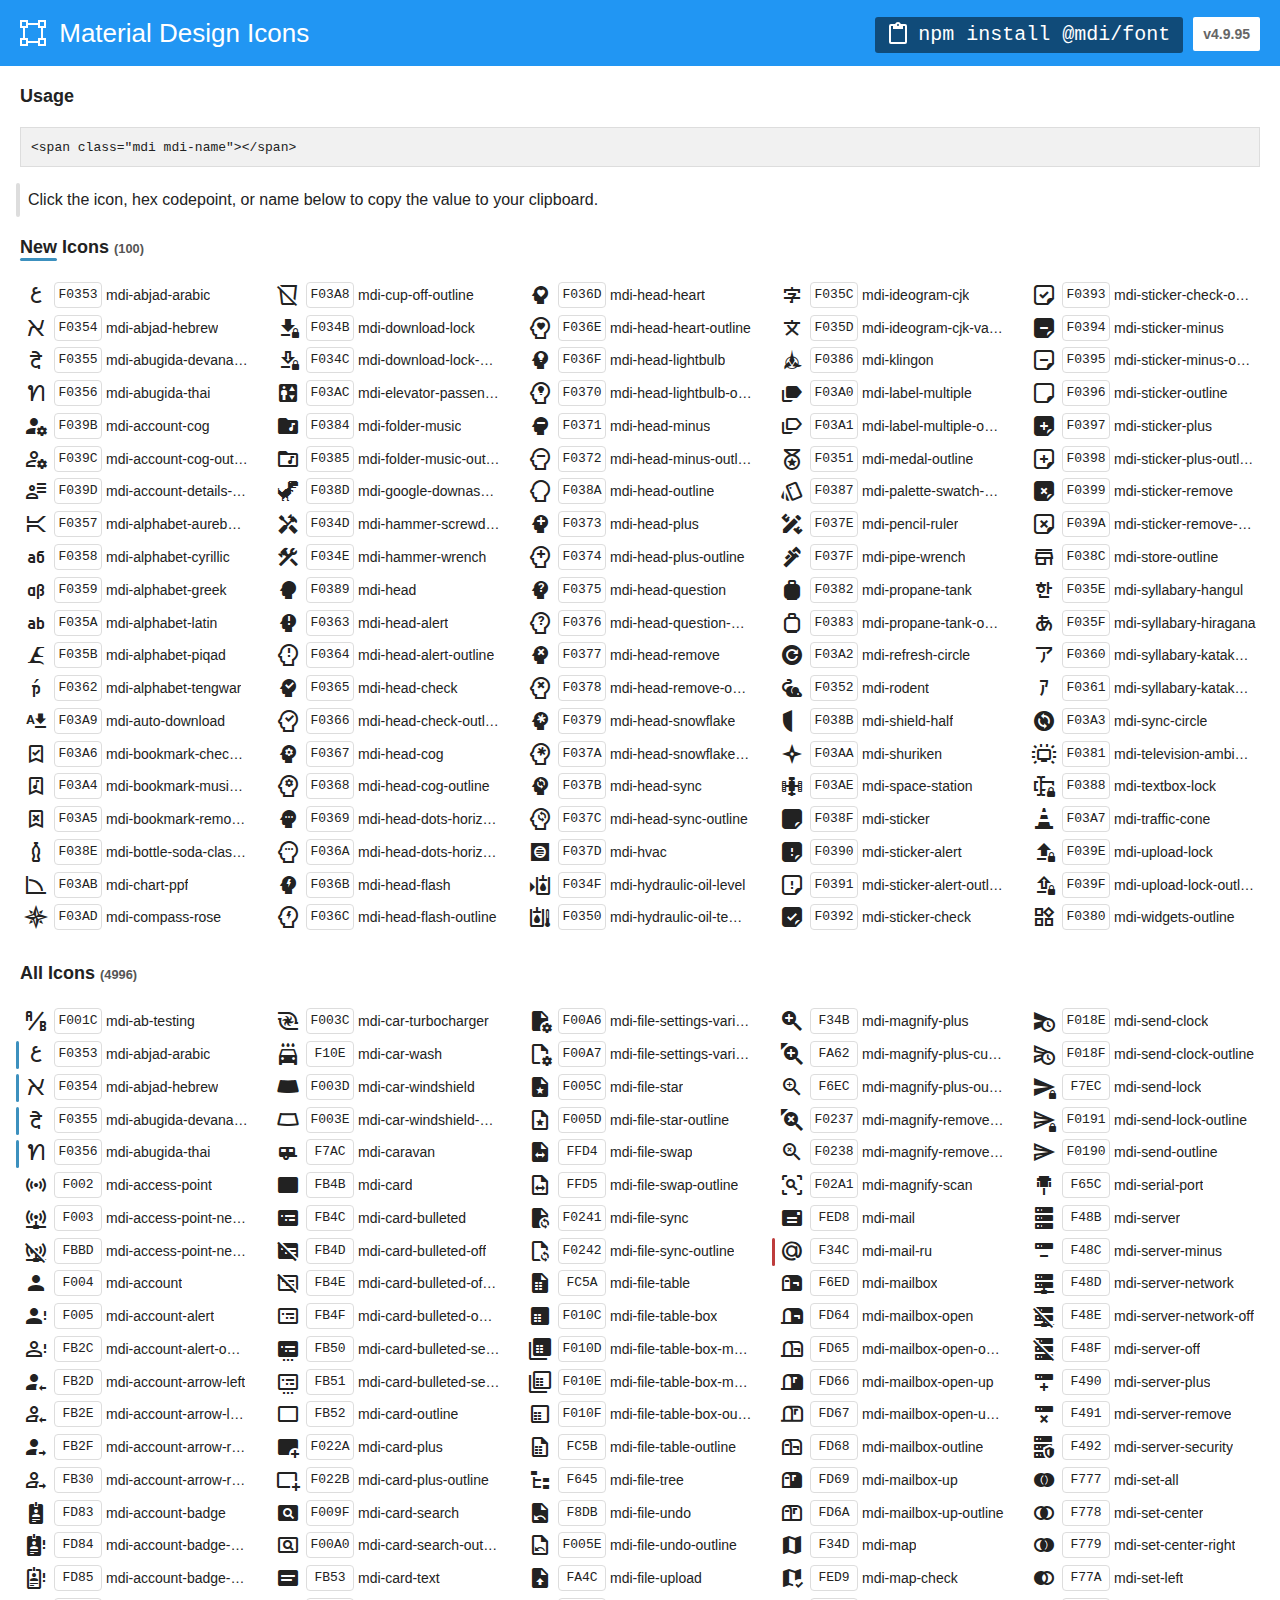
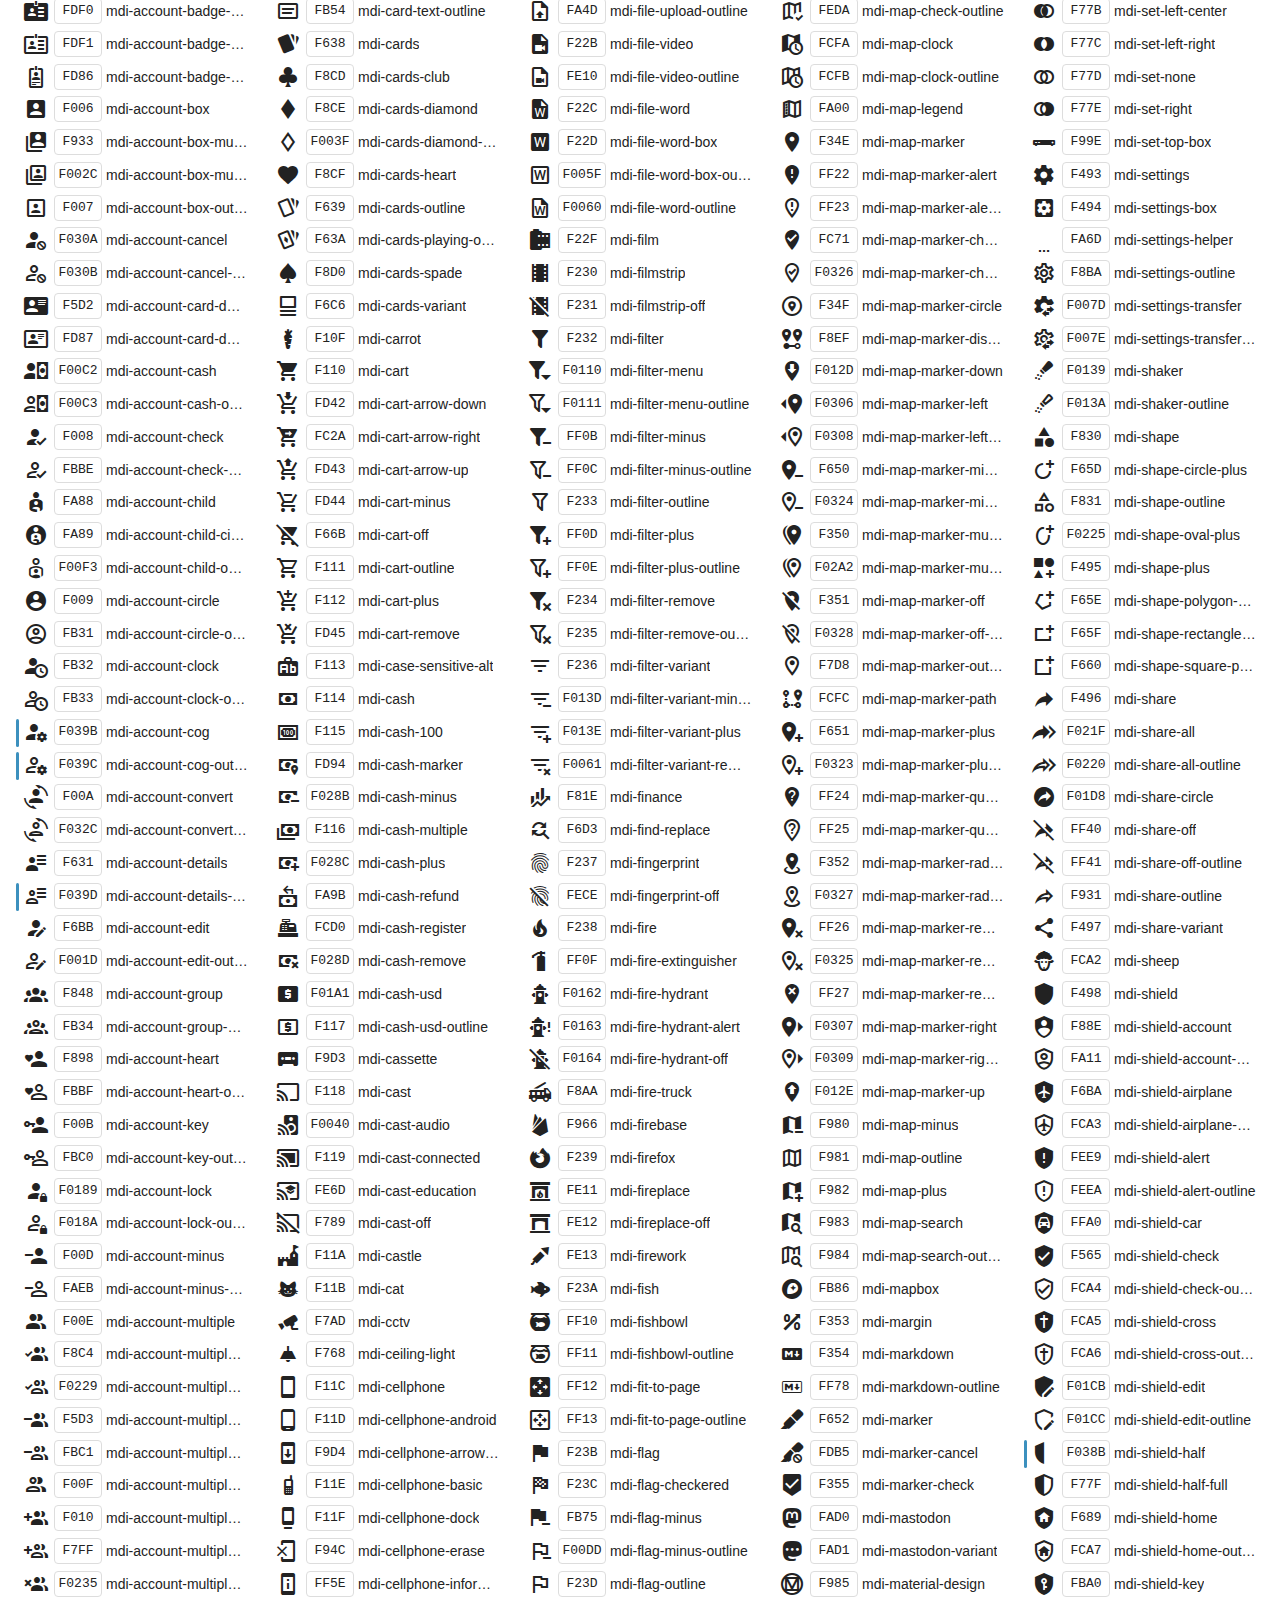
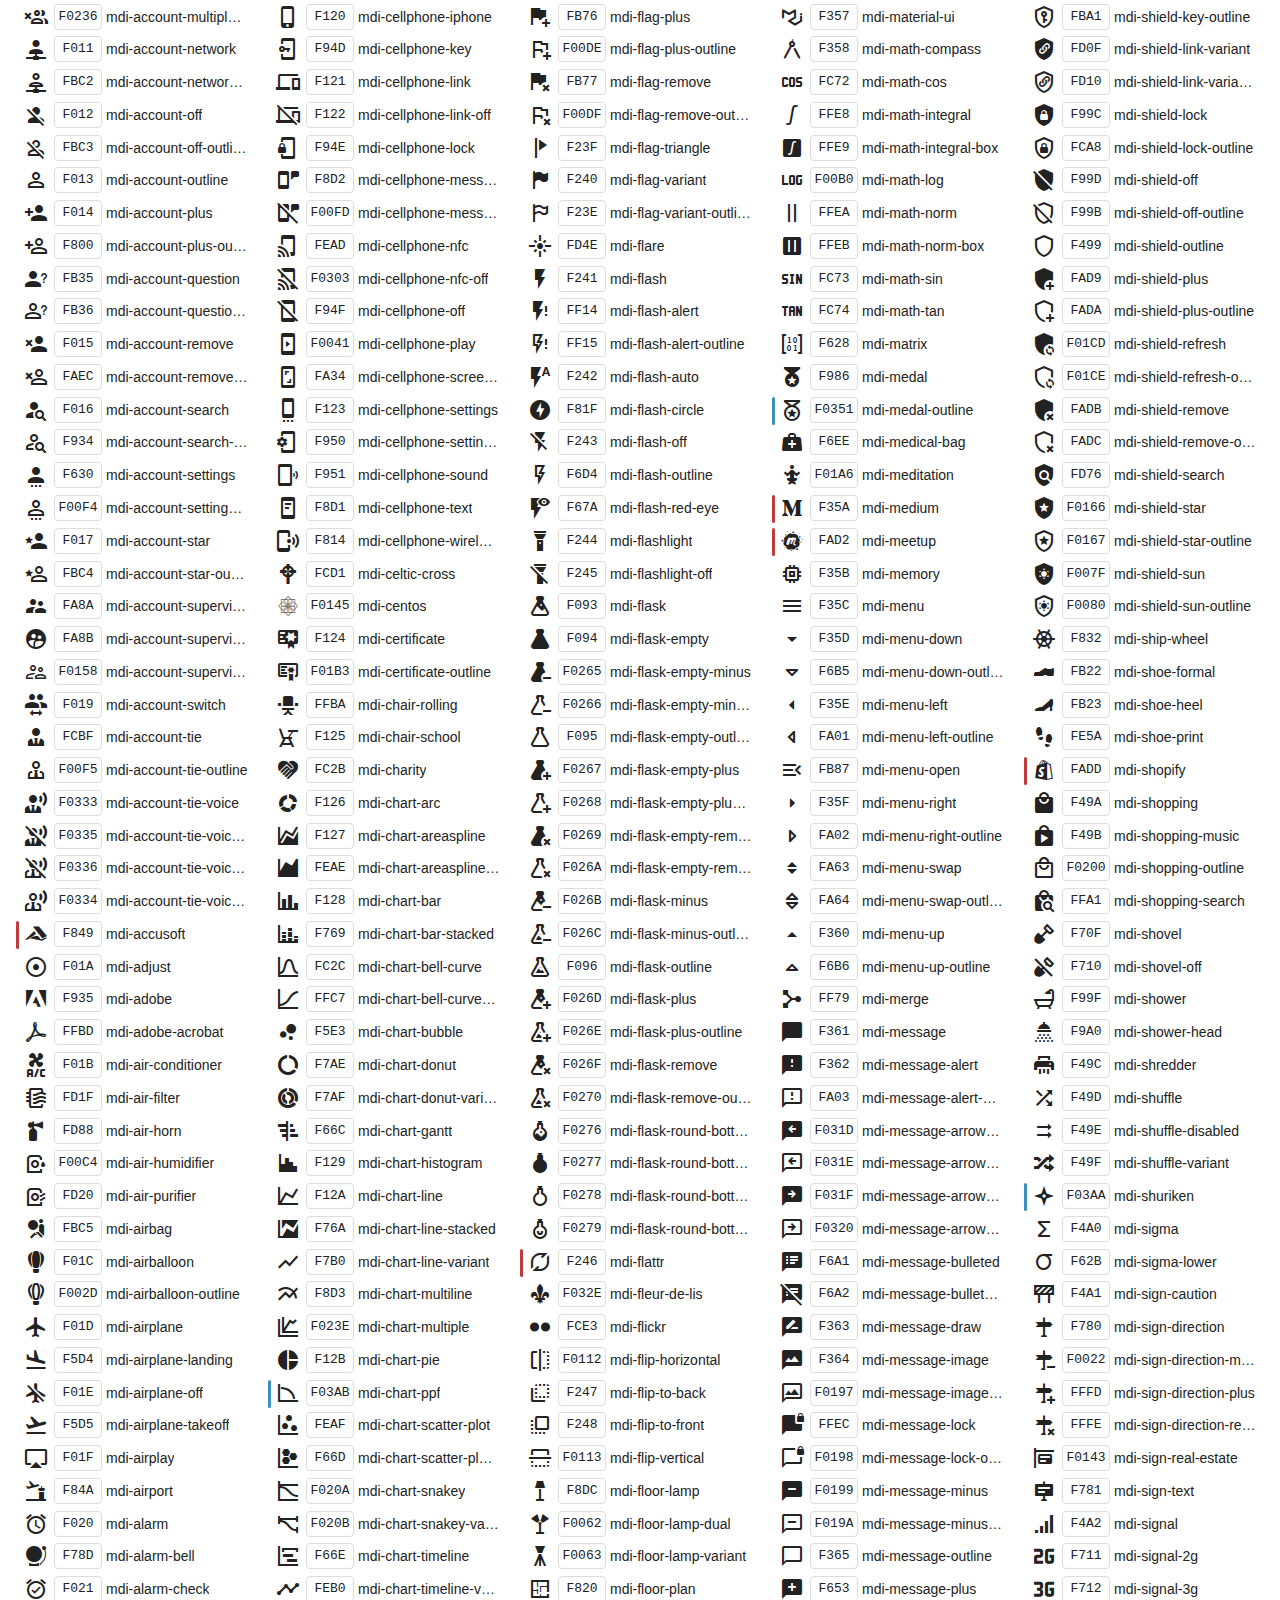
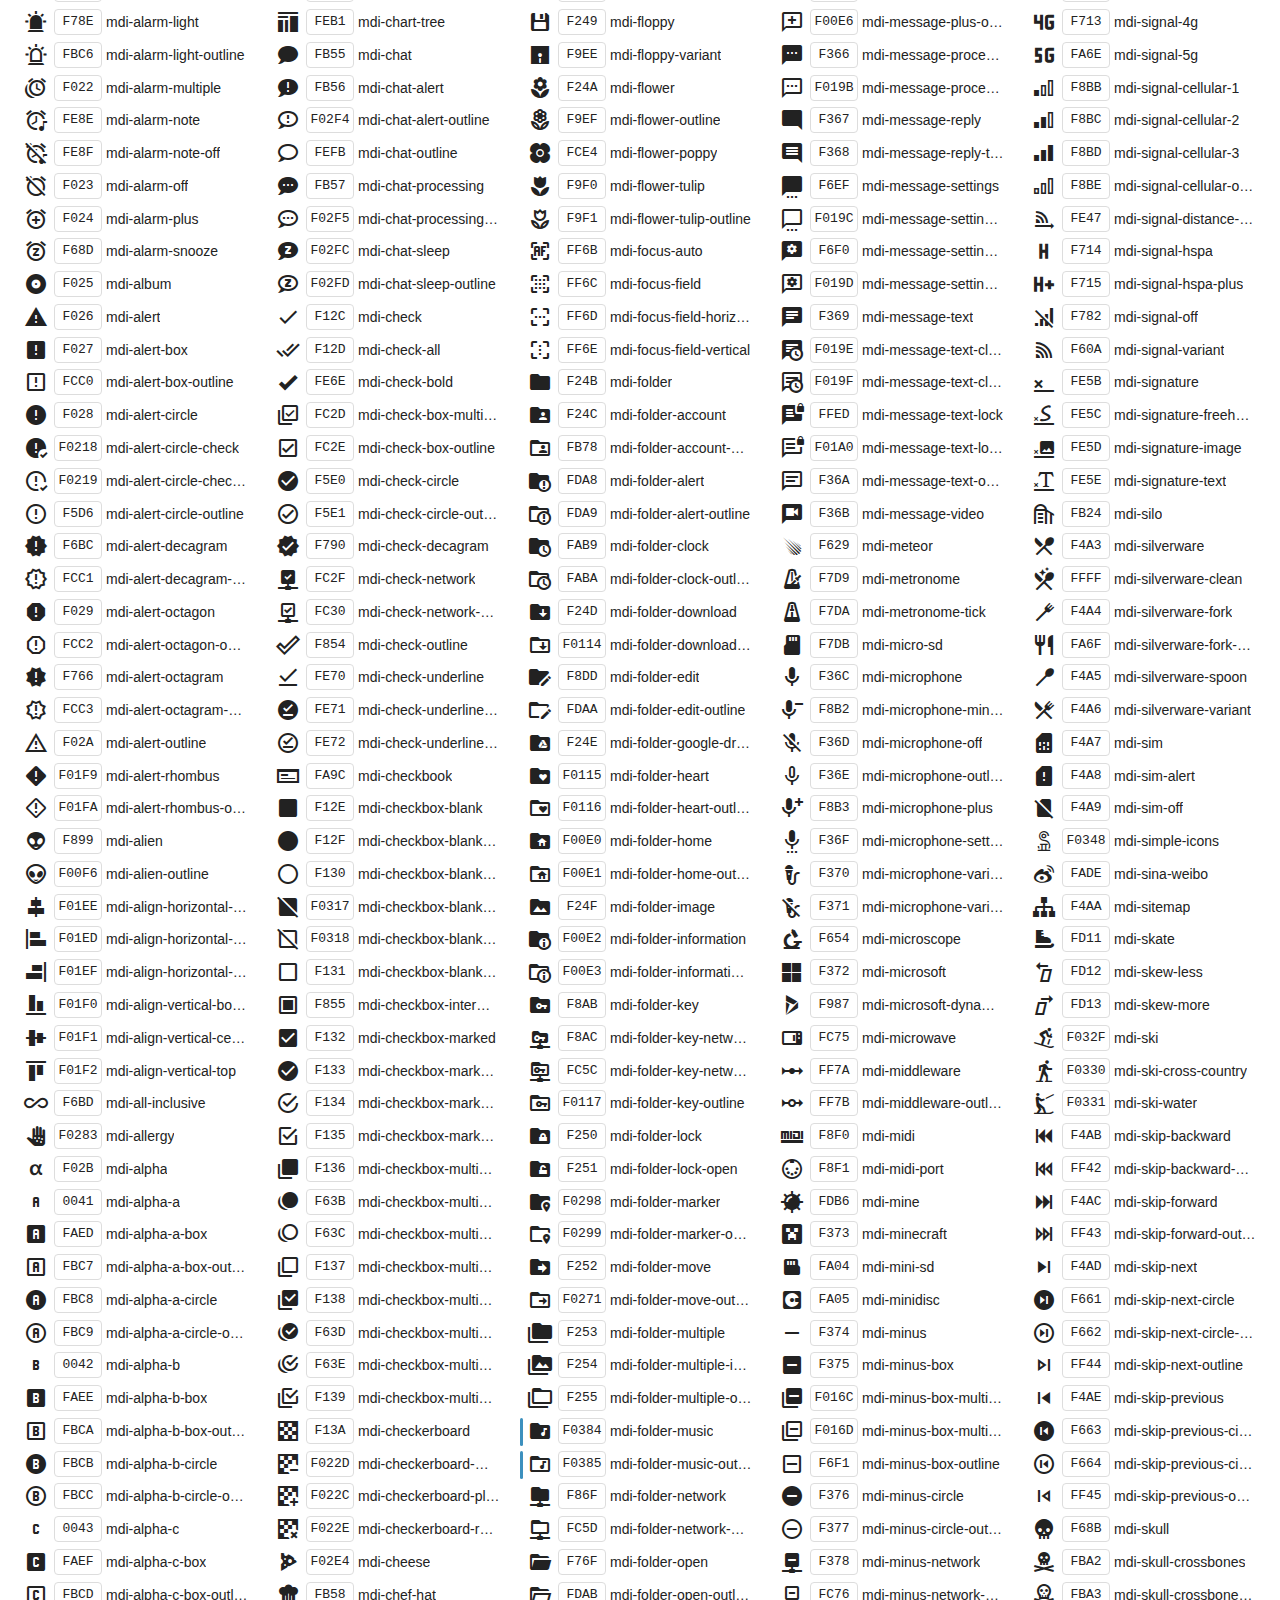
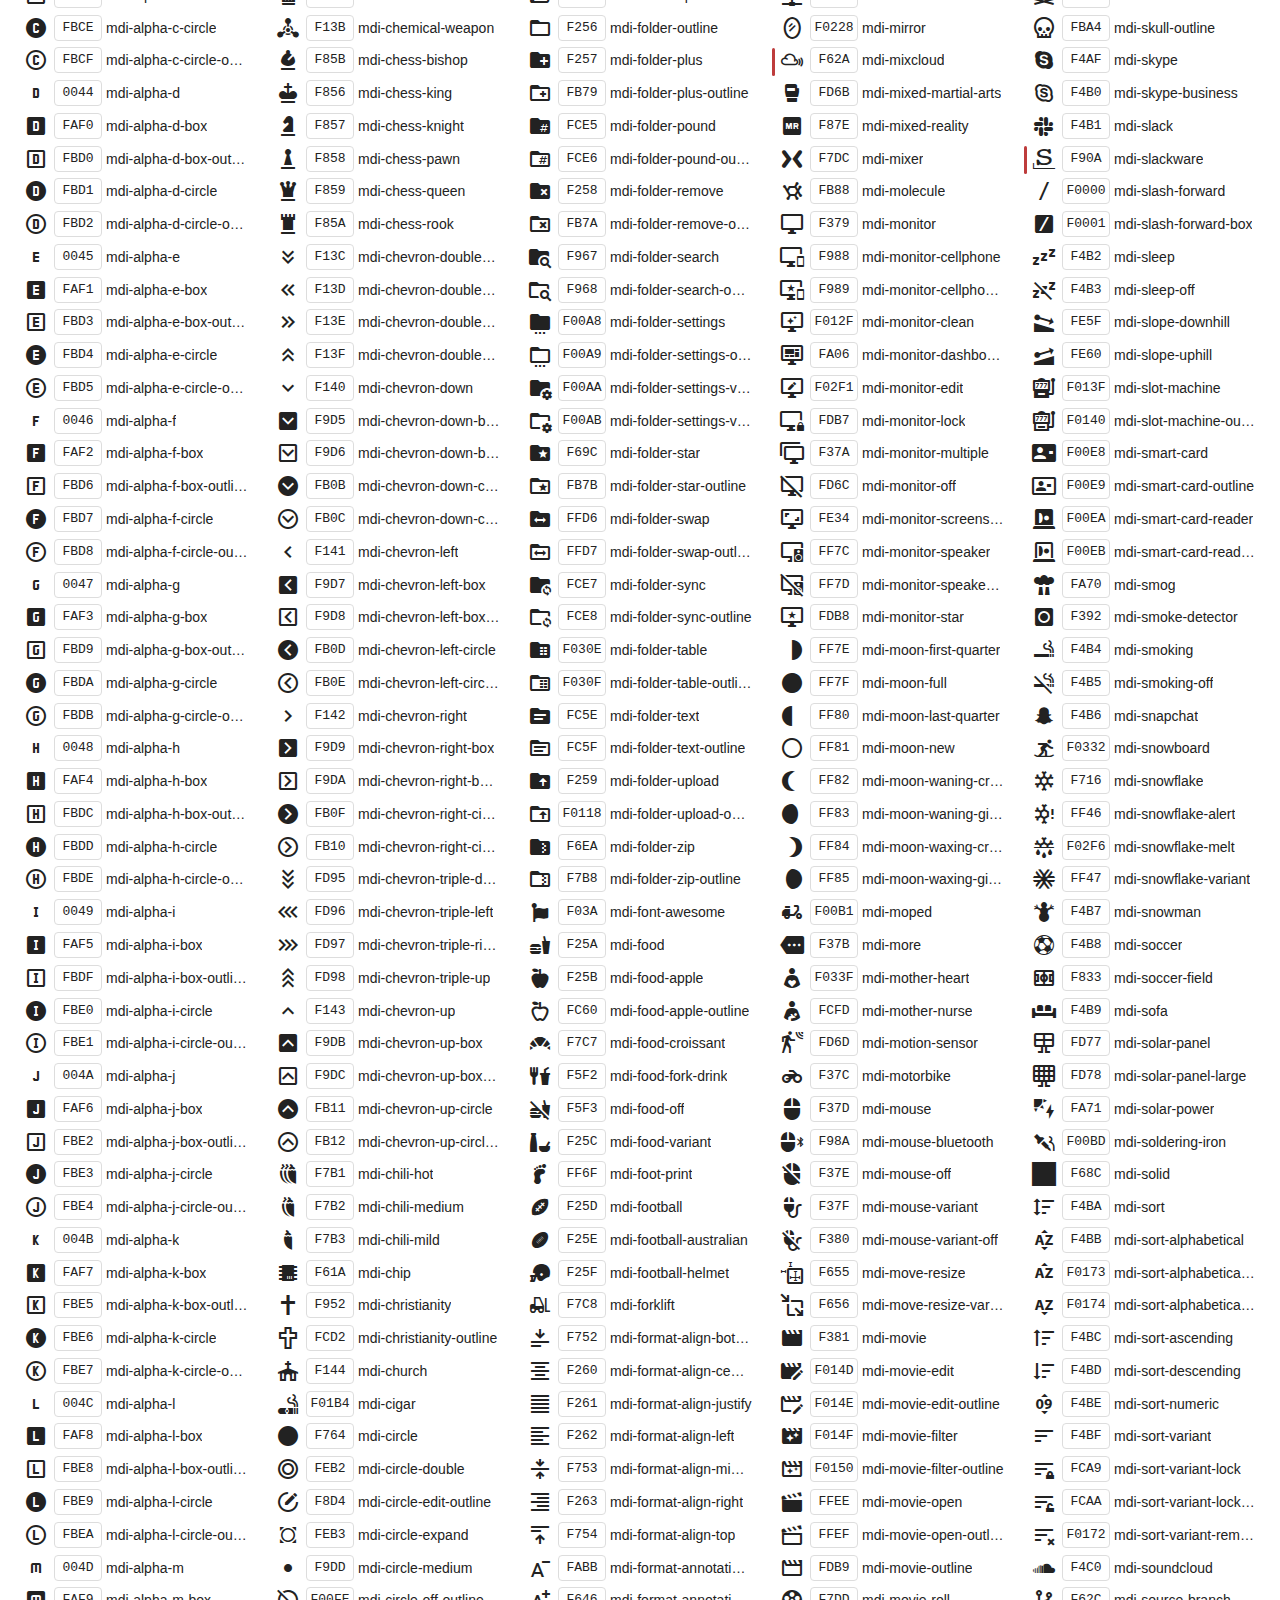
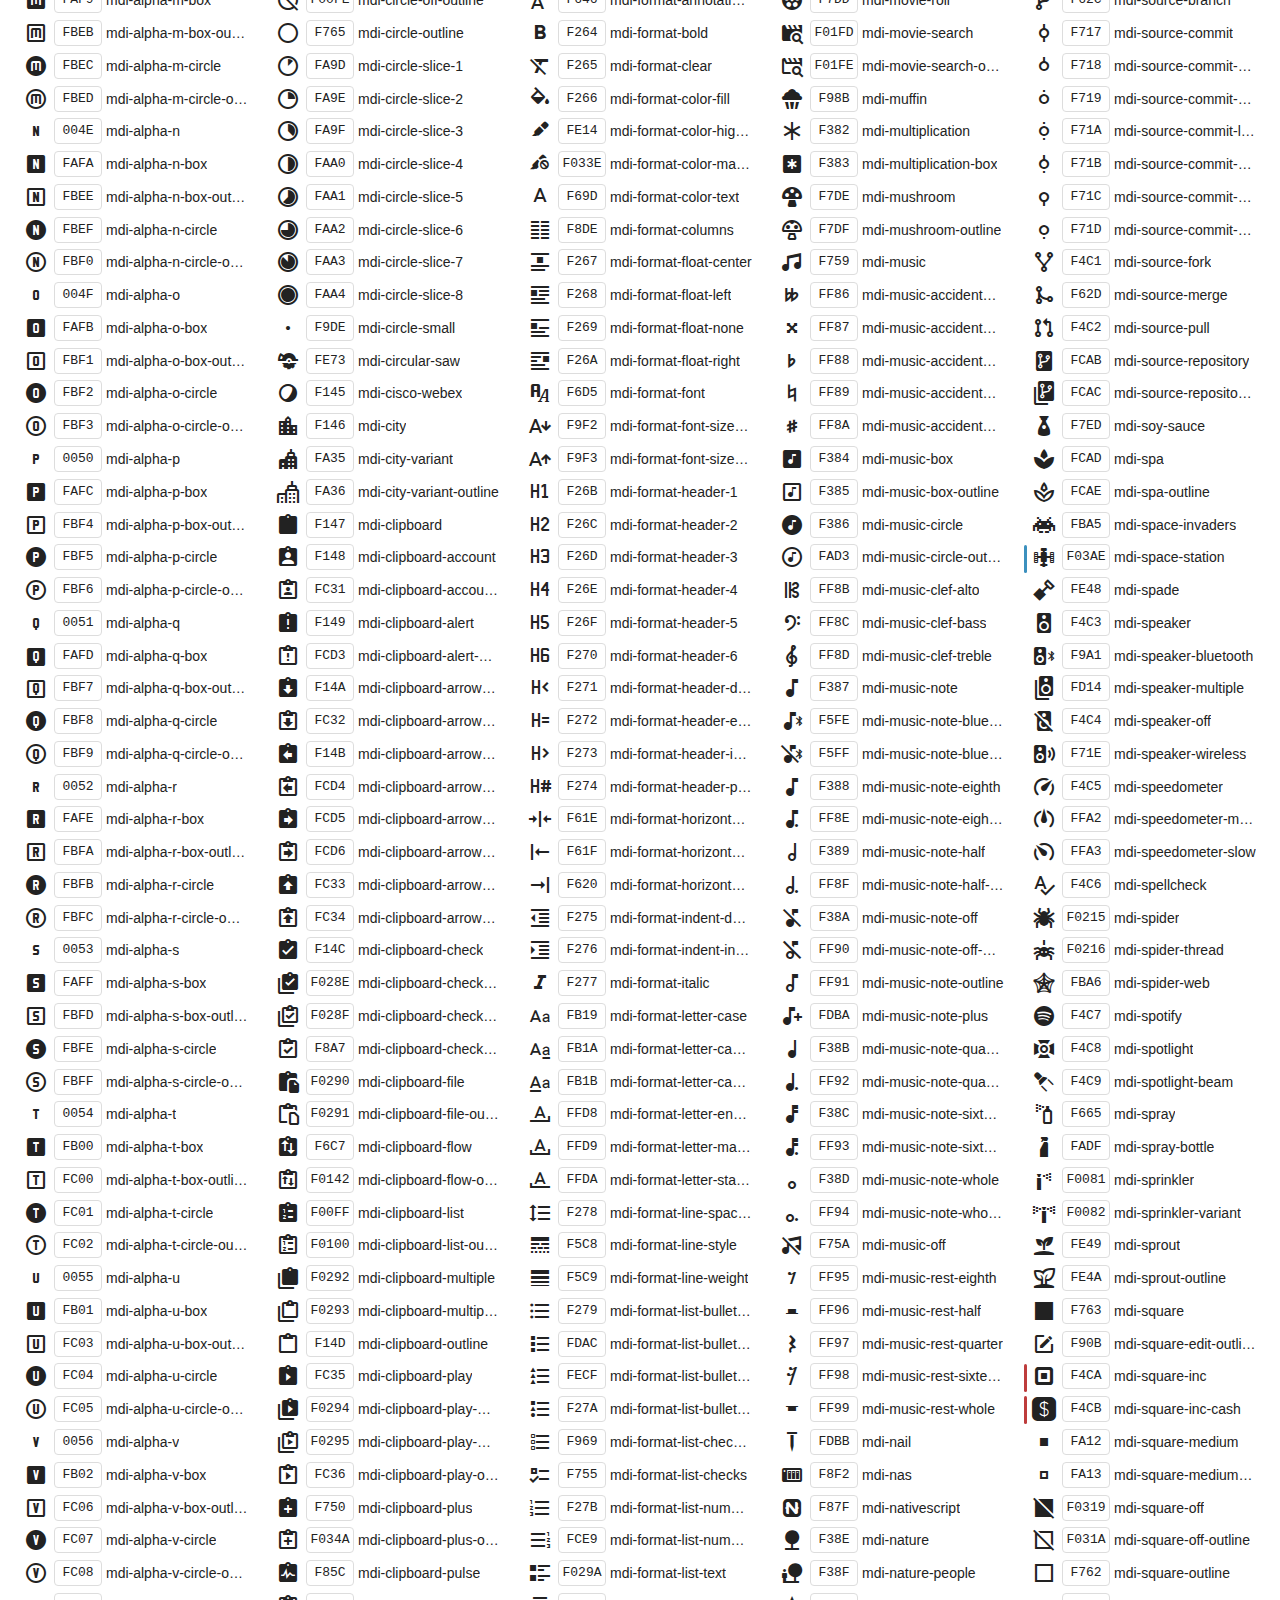
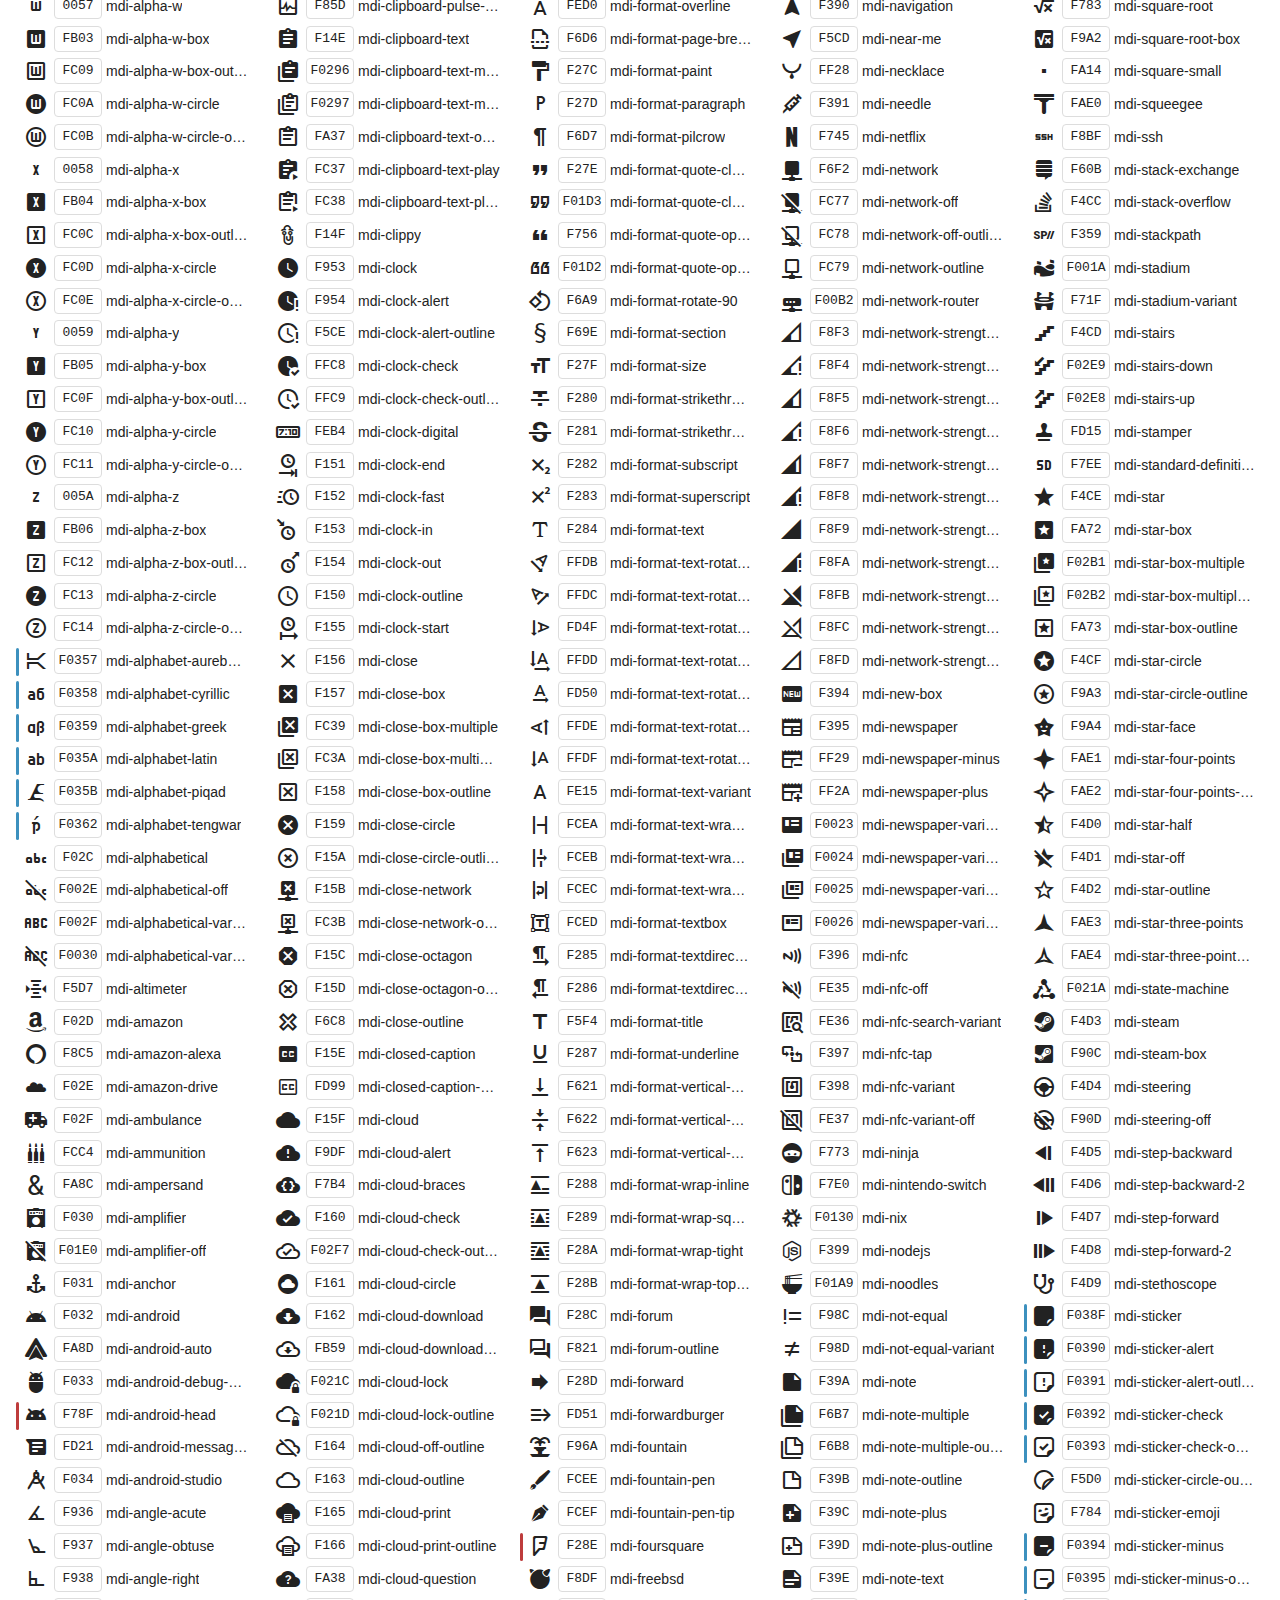
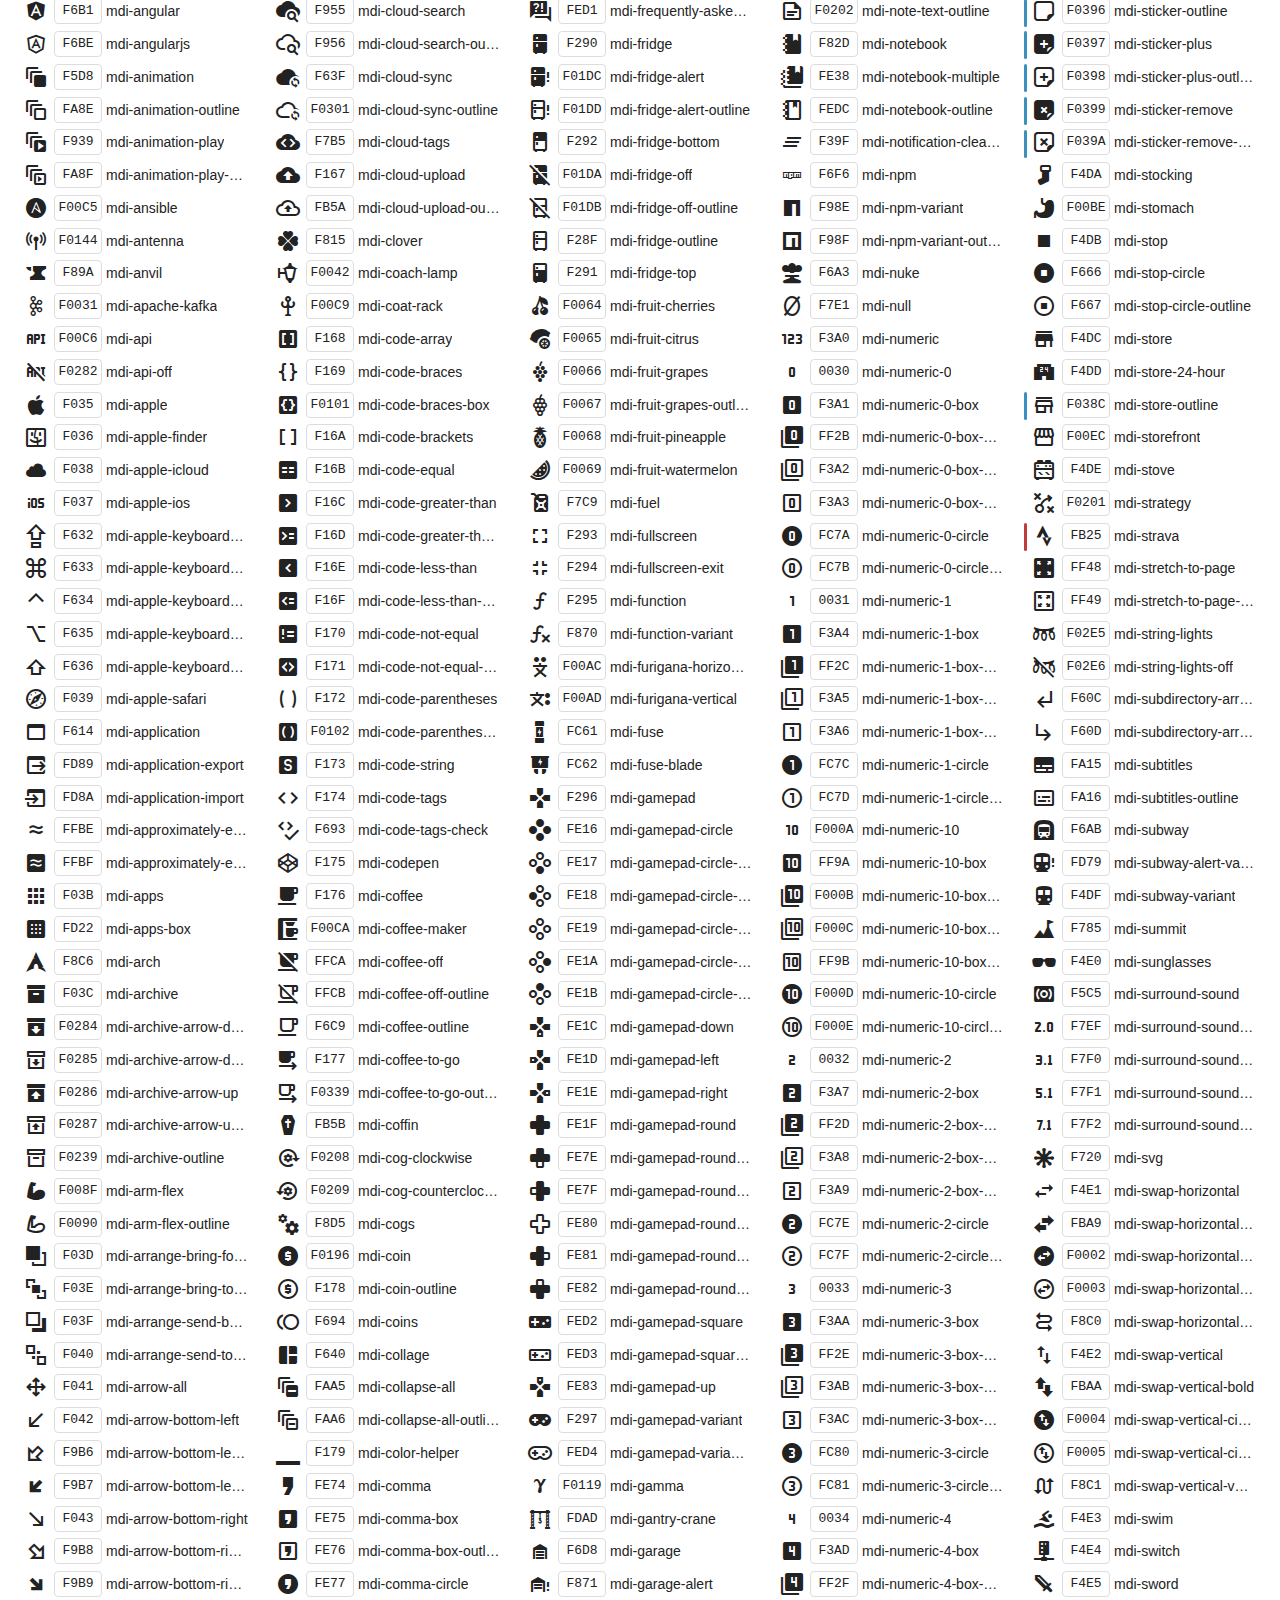
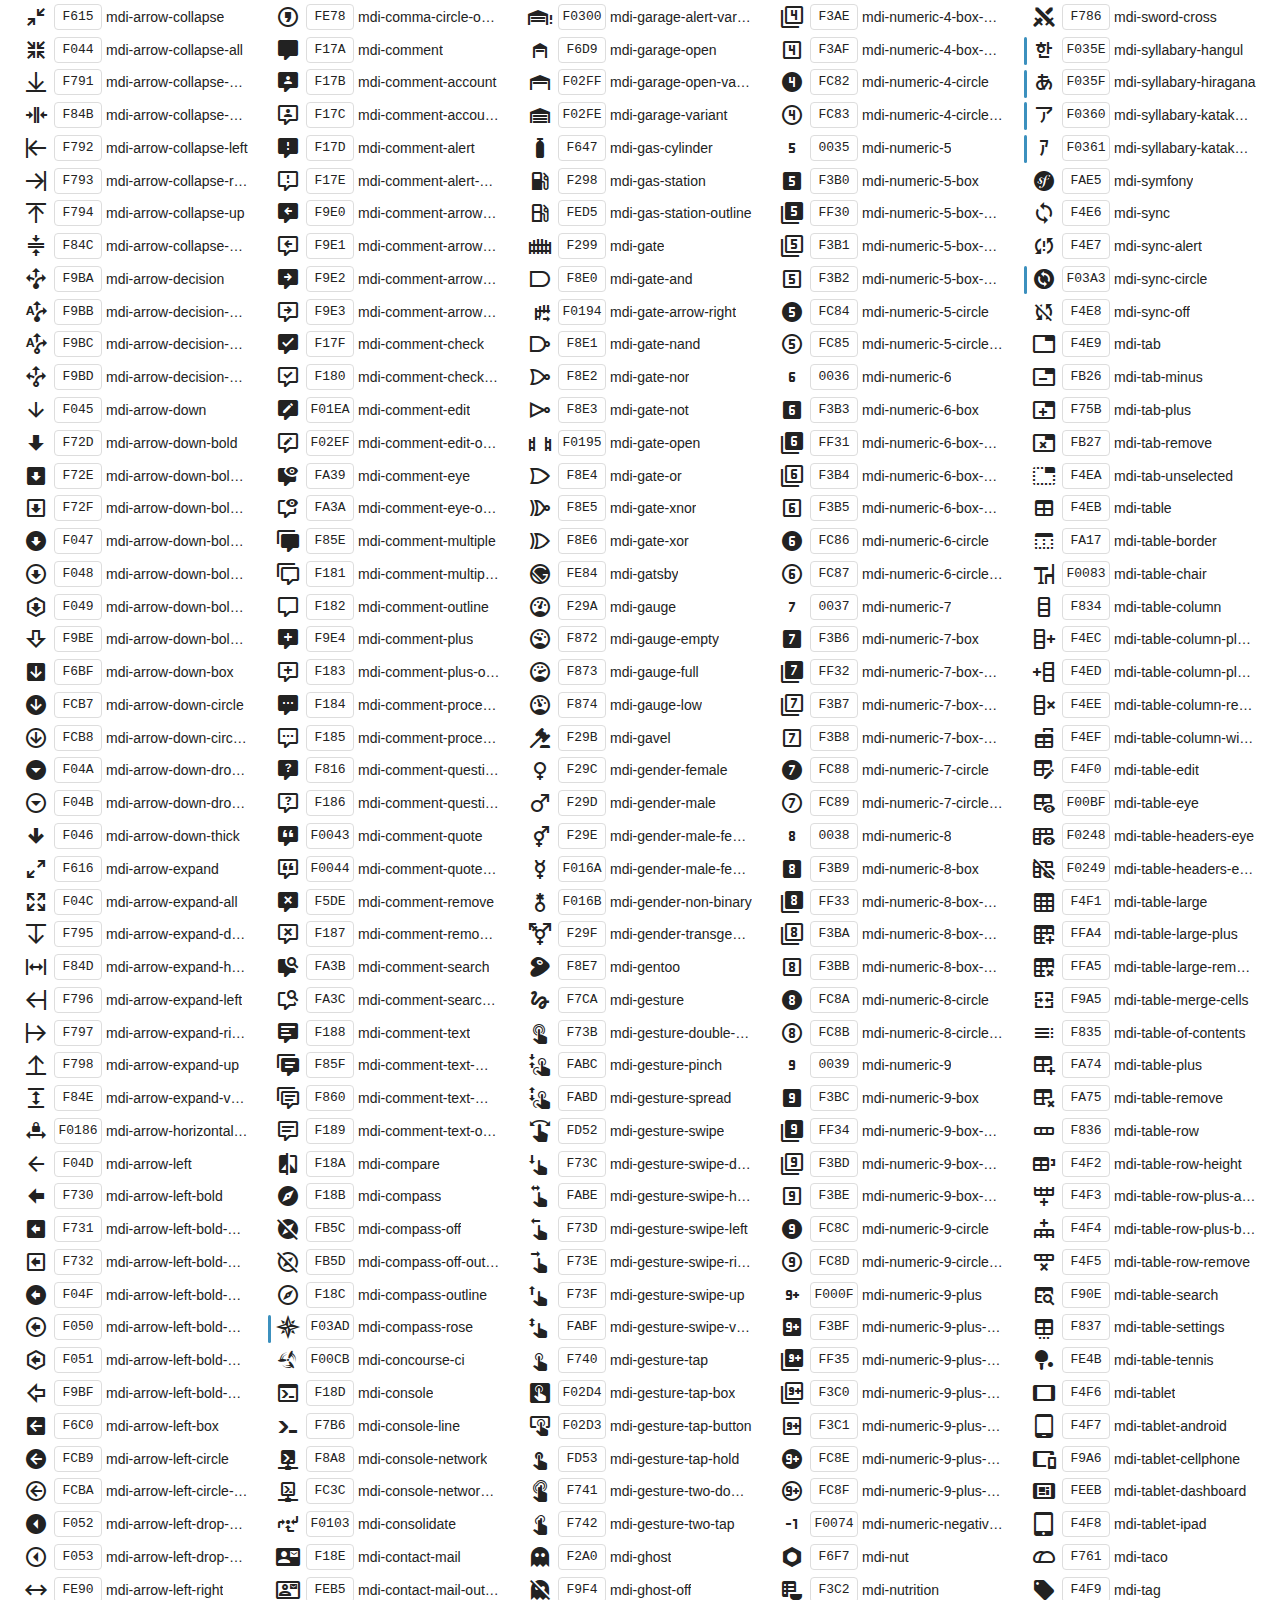
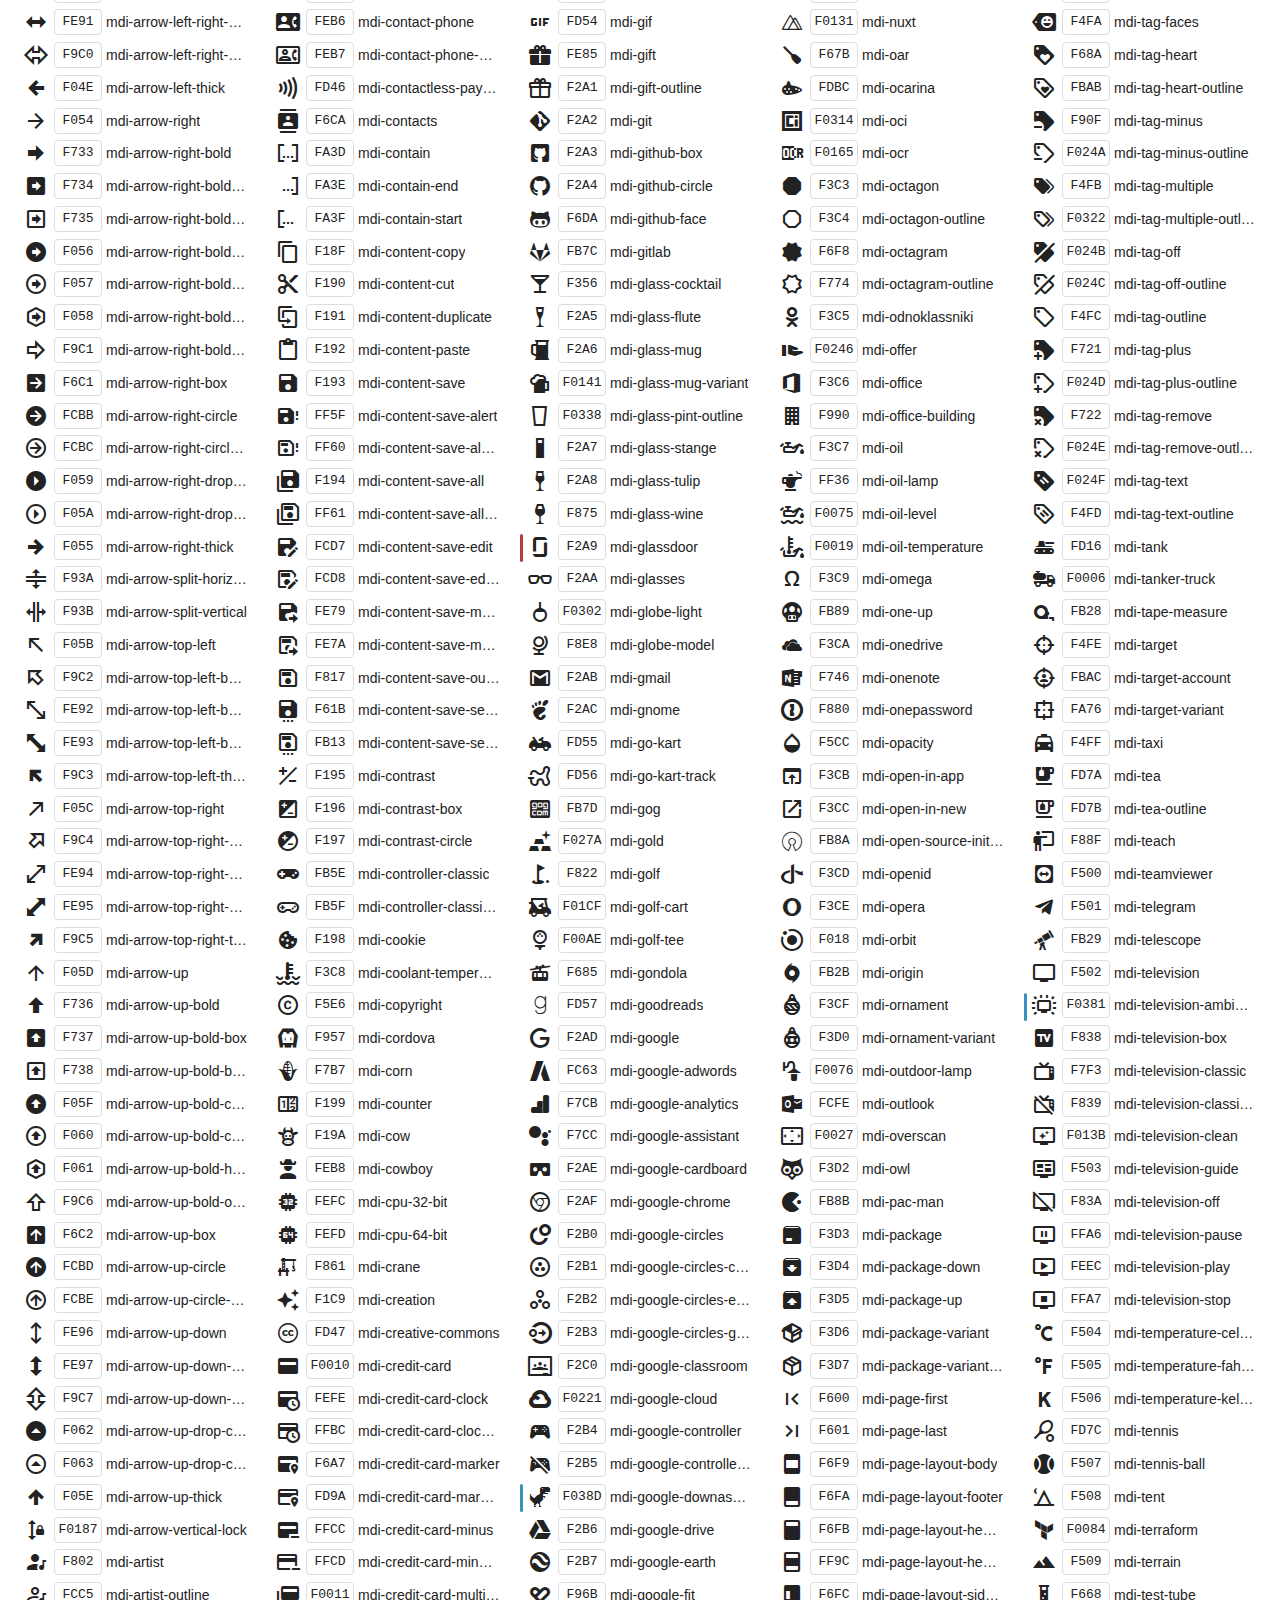
<file: libs/materialDesign/preview.html>
﻿<!doctype html>
<html lang="en">

<head>
    <meta charset="utf-8" />
    <meta name="google" content="notranslate">
    <title>Material Design Icons</title>
    <style>
        * {
            margin: 0;
            padding: 0;
        }

        body {
            margin: 0;
            padding: 0;
            background: #fff;
            color: #222;
        }

        h1,
        h2,
        h3,
        p,
        div,
        blockquote,
        footer {
            font-family: "Helvetica Neue", Arial, sans-serif;
        }

        h1 {
            padding: 20px 20px 16px 20px;
            font-size: 26px;
            line-height: 26px;
            font-weight: normal;
            color: #FFF;
            background-color: #2196F3;
        }

        h1 svg {
            vertical-align: middle;
            width: 26px;
            height: 26px;
            margin: 0 6px 4px 0;
        }

        h1 svg path {
            fill: #FFF;
        }

        h1 .version {
            font-size: 14px;
            background: #FFF;
            padding: 4px 10px;
            float: right;
            border-radius: 2px;
            margin: -3px 0 0 0;
            color: #666;
            font-weight: bold;
        }

        h1 .version::before {
            content: 'v';
        }

        h1 code {
            font-size: 20px;
            background: rgba(0, 0, 0, 0.5);
            padding: 4px 12px;
            border-radius: 3px;
            float: right;
            margin: -3px 10px 0 0;
            border: 1px solid transparent;
            cursor: pointer;
        }

        h1 code:hover {
            border: 1px solid #FFF;
        }

        h1 code svg {
            width: 24px;
            height: 24px;
            margin: -1px -4px 0 -2px
        }

        h2 {
            font-size: 18px;
            padding: 20px;
        }

        h2 small {
            color: #555;
            font-size: 0.8rem;
        }

        h2 small::before {
            content: '(';
        }

        h2 small::after {
            content: ')';
        }

        h2 span {
            position: relative;
        }

        h2.newicons span::before {
            position: absolute;
            content: ' ';
            width: 100%;
            height: 0.2rem;
            bottom: -0.25rem;
            background: #3C90BE;
            border-radius: 0.1rem;
        }

        h2.deprecatedicons span::before {
            position: absolute;
            content: ' ';
            width: 100%;
            height: 0.2rem;
            bottom: -0.25rem;
            background: #BE3C3C;
            border-radius: 0.1rem;
        }

        h3 {
            font-size: 14px;
            padding: 10px 20px 0 20px;
            font-weight: bold;
        }

        p {
            padding: 10px 20px;
        }

        p code {
            display: inline-block;
            vertical-align: middle;
            background: #F1F1F1;
            padding: 3px 5px;
            border-radius: 3px;
            border: 1px solid #DDD;
        }

        p i.mdi {
            vertical-align: middle;
            border-radius: 4px;
            display: inline-block;
        }

        p i.mdi.dark-demo {
            background: #333;
        }

        p.note {
            color: #999;
            font-size: 14px;
            padding: 0 20px 5px 20px;
        }

        p.deprecated {
            margin: -0.5rem 0 0.25rem 0;
        }

        p.extras {
            margin-top: -0.5rem;
        }

        div.icons {
            padding: 0 20px 10px 20px;
            -webkit-column-count: 5;
            -moz-column-count: 5;
            column-count: 5;
            -webkit-column-gap: 20px;
            -moz-column-gap: 20px;
            column-gap: 20px;
        }

        div.icons div {
            line-height: 2em;
        }

        div.icons div span {
            cursor: pointer;
            font-size: 14px;
            text-overflow: ellipsis;
            display: inline-block;
            max-width: calc(100% - 90px);
            overflow: hidden;
            vertical-align: middle;
            white-space: nowrap;
        }

        div.icons div code:hover,
        div.icons div span:hover,
        div.icons div i:hover {
            color: #3c90be;
        }

        div.icons div code:hover {
            border-color: #3c90be;
        }

        div.icons div code {
            border: 1px solid #DDD;
            width: 46px;
            margin-left: 2px;
            margin-right: 4px;
            border-radius: 4px;
            display: inline-block;
            vertical-align: middle;
            text-align: center;
            line-height: 24px;
            cursor: pointer;
        }

        div.icons div i {
            display: inline-block;
            width: 32px;
            height: 24px;
            text-align: center;
            vertical-align: middle;
            cursor: pointer;
            line-height: 24px;
        }

        div.icons .mdi::before {
            font-size: 24px;
        }

        div.icons div.new::before {
            content: ' ';
            width: 0.2rem;
            height: 1.75rem;
            position: absolute;
            margin-top: 0.25rem;
            margin-left: -0.25rem;
            background: #3C90BE;
            border-radius: 0.1rem;
        }

        div.icons div.deprecated::before {
            content: ' ';
            width: 0.2rem;
            height: 1.75rem;
            position: absolute;
            margin-top: 0.25rem;
            margin-left: -0.25rem;
            background: #BE3C3C;
            border-radius: 0.1rem;
        }

        pre {
            margin: 0 20px;
            font-family: Consolas, monospace;
            padding: 10px;
            border: 1px solid #DDD;
            background: #F1F1F1;
        }

        blockquote {
            position: relative;
            margin: 1rem 1rem 0 1rem;
            padding: 0.5rem 0.5rem 0.5rem 0.75rem;
        }

        blockquote.note::before {
            content: ' ';
            width: 0.25rem;
            height: 100%;
            background: #DDD;
            position: absolute;
            border-radius: 0.25rem;
            top: 0;
            left: 0;
        }

        blockquote.deprecated::before {
            content: ' ';
            width: 0.25rem;
            height: 100%;
            background: #BE3C3C;
            position: absolute;
            border-radius: 0.25rem;
            top: 0;
            left: 0;
        }

        div.copied {
            position: fixed;
            top: 100px;
            left: 50%;
            width: 200px;
            text-align: center;
            color: #3c763d;
            background-color: #dff0d8;
            border: 1px solid #d6e9c6;
            padding: 10px 15px;
            border-radius: 4px;
            margin-left: -100px;
            box-shadow: 0 0 10px rgba(0, 0, 0, 0.2);
        }

        div.examples {
            display: flex;
            flex-wrap: wrap;
            margin: 0.5rem 1.25rem;
        }

        div.examples > div {
            display: flex;
            margin-right: 0.5rem;
            margin-bottom: 0.5rem;
        }

        div.examples > div > div:first-child {
            display: flex;
            padding: 0.5rem;
            border-radius: 0.25rem;
            box-shadow: 0 0 0.25rem rgba(0, 0, 0, 0.4);
            background: #FFF;
            z-index: 1;
            align-items: center;
            justify-content: center;
        }

        div.examples > div > div:first-child + div {
            display: flex;
            margin-left: -0.25rem;
            padding: 0.5rem 0.75rem 0.5rem 1rem;
            background: #222;
            border-radius: 0 0.25rem 0.25rem 0;
        }

        div.examples > div > div:first-child + div > code {
            color: #FFF;
            align-self: center;
        }

        div.examples > div > div.dark:first-child {
            background: #444;
        }

        div.examples i {
            display: flex;
        }

        div.examples-size > div > div:first-child {
            min-width: 3rem;
        }

        footer {
            display: flex;
            padding: 20px;
            color: #666;
            border-top: 1px solid #DDD;
            background: #F1F1F1;
        }

        footer > div:first-child {
            flex: 1;
        }

        footer > div:last-child {
            text-align: right;
        }

        footer a {
            color: #e91e63;
            text-decoration: none;
        }

        footer a:hover {
            text-decoration: underline;
        }
    </style>
    <link href="css/materialdesignicons.min.css" media="all" rel="stylesheet" type="text/css" />
</head>

<body>
    <h1>
        <svg>
            <path d="M0,0H8V3H18V0H26V8H23V18H26V26H18V23H8V21H18V18H21V8H18V5H8V8H5V18H8V26H0V18H3V8H0V0M2,2V6H6V2H2M2,20V24H6V20H2M20,2V6H24V2H20M20,20V24H24V20H20Z"></path>
        </svg>
        Material Design Icons
        <span class="version">4.9.95</span>
        <code id="npm" title="Copy to Clipboard">
            <svg viewBox="0 0 24 24">
                <path d="M19,20H5V4H7V7H17V4H19M12,2A1,1 0 0,1 13,3A1,1 0 0,1 12,4A1,1 0 0,1 11,3A1,1 0 0,1 12,2M19,2H14.82C14.4,0.84 13.3,0 12,0C10.7,0 9.6,0.84 9.18,2H5A2,2 0 0,0 3,4V20A2,2 0 0,0 5,22H19A2,2 0 0,0 21,20V4A2,2 0 0,0 19,2Z" />
            </svg>
            npm install @mdi/font
        </code>
    </h1>

    <h2 class="usage">Usage</h2>
    <pre><code>&lt;span class=&quot;mdi mdi-<span id="name">name</span>&quot;&gt;&lt;/span&gt;</code></pre>

    <blockquote class="note">
        Click the icon, hex codepoint, or name below to copy the value to your clipboard.
    </blockquote>

    <h2 class="newicons"><span>New</span> Icons <small id="newIconsCount">-</small></h2>
    <div class="icons" id="newIcons"></div>

    <h2 class="icons">All Icons <small id="iconsCount">-</small></h2>
    <div class="icons" id="icons"></div>

    <h2 class="deprecatedicons"><span>Deprecated</span> Icons <small id="deprecatedIconsCount">-</small></h2>
    <p class="deprecated" id="deprecated">
        Deprecated icons will be removed in a future major release.
    </p>
    <div class="icons" id="deprecatedIcons"></div>

    <h2 class="extras">Extras</h2>

    <p class="extras">The helper CSS classes are listed below.</p>

    <section>
        <h3>Size</h3>

        <div class="examples examples-size">
            <div>
                <div>
                    <i class="mdi mdi-18px mdi-account"></i>
                </div>
                <div>
                    <code>mdi-18px</code>
                </div>
            </div>
            <div>
                <div>
                    <i class="mdi mdi-24px mdi-account"></i>
                </div>
                <div>
                    <code>mdi-24px</code>
                </div>
            </div>
            <div>
                <div>
                    <i class="mdi mdi-36px mdi-account"></i>
                </div>
                <div>
                    <code>mdi-36px</code>
                </div>
            </div>
            <div>
                <div>
                    <i class="mdi mdi-48px mdi-account"></i>
                </div>
                <div>
                    <code>mdi-48px</code>
                </div>
            </div>
        </div>
    </section>

    <h3>Rotate</h3>

    <div class="examples">
        <div>
            <div>
                <i class="mdi mdi-36px mdi-account"></i>
            </div>
        </div>
        <div>
            <div>
                <i class="mdi mdi-36px mdi-rotate-45 mdi-account"></i>
            </div>
            <div>
                <code>mdi-rotate-45</code> 
            </div>
        </div>
        <div>
            <div>
                <i class="mdi mdi-36px mdi-rotate-90 mdi-account"></i>
            </div>
            <div>
                <code>mdi-rotate-90</code>
            </div>
        </div>
        <div>
            <div>
                <i class="mdi mdi-36px mdi-rotate-135 mdi-account"></i>
            </div>
            <div>
                <code>mdi-rotate-135</code>
            </div>
        </div>
        <div>
            <div>
                <i class="mdi mdi-36px mdi-rotate-180 mdi-account"></i>
            </div>
            <div>
                <code>mdi-rotate-180</code>
            </div>
        </div>
        <div>
            <div>
                <i class="mdi mdi-36px mdi-rotate-225 mdi-account"></i>
            </div>
            <div>
                <code>mdi-rotate-225</code>
            </div>
        </div>
        <div>
            <div>
                <i class="mdi mdi-36px mdi-rotate-270 mdi-account"></i>
            </div>
            <div>
                <code>mdi-rotate-270</code>
            </div>
        </div>
        <div>
            <div>
                <i class="mdi mdi-36px mdi-rotate-315 mdi-account"></i>
            </div>
            <div>
                <code>mdi-rotate-315</code> 
            </div>
        </div>
    </div>

    <h3>Flip</h3>

    <div class="examples">
        <div>
            <div>
                <i class="mdi mdi-36px mdi-account-alert"></i>
            </div>
        </div>
        <div>
            <div>
                <i class="mdi mdi-36px mdi-flip-h mdi-account-alert"></i>
            </div>
            <div>
                <code>mdi-flip-h</code> 
            </div>
        </div>
        <div>
            <div>
                <i class="mdi mdi-36px mdi-flip-v mdi-account-alert"></i>
            </div>
            <div>
                <code>mdi-flip-v</code> 
            </div>
        </div>
    </div>

    <p class="note"><strong>Note:</strong> We do not include the ability to use <code>mdi-flip-*</code> and
        <code>mdi-rotate-*</code> at the same time.</p>

    <h3>Spin</h3>

    <div class="examples">
        <div>
            <div>
                <i class="mdi mdi-36px mdi-spin mdi-loading"></i>
            </div>
            <div>
                <code>mdi-spin</code>
            </div>
        </div>
        <div>
            <div>
                <i class="mdi mdi-36px mdi-spin mdi-star"></i>
            </div>
            <div>
                <code>mdi-spin</code>
            </div>
        </div>
    </div>

    <h3>Color</h3>

    <div class="examples">
        <div>
            <div class="dark">
                <i class="mdi mdi-36px mdi-light mdi-account dark-demo"></i>
            </div>
            <div>
                <code>mdi-light</code>
            </div>
        </div>
        <div>
            <div class="dark">
                <i class="mdi mdi-36px mdi-light mdi-inactive mdi-account dark-demo"></i>
            </div>
            <div>
                <code>mdi-light mdi-inactive</code>
            </div>
        </div>
        <div>
            <div>
                <i class="mdi mdi-36px mdi-dark mdi-account"></i>
            </div>
            <div>
                <code>mdi-dark</code>
            </div>
        </div>
        <div>
            <div>
                <i class="mdi mdi-36px mdi-dark mdi-inactive mdi-account"></i>
            </div>
            <div>
                <code>mdi-dark mdi-inactive</code> 
            </div>
        </div>
    </div>

    <footer>
        <div>
            Generated with <a href="https://npmjs.com/package/@mdi/font-build">@mdi/font-build</a>
            by <a href="http://MaterialDesignIcons.com/">MaterialDesignIcons.com</a>.
        </div>
        <div>
            <a href="https://www.npmjs.com/org/mdi" target="_blank">NPM @mdi Organization</a>
        </div>
    </footer>

    <script type="text/javascript">
        function isNew(icon) {
            return icon.version === '4.9.95';
        }
        function isDeprecated(icon) {
            return typeof icon.deprecated == 'undefined'
                ? false
                : icon.deprecated;
        }
        function copyText(text) {
            var copyFrom = document.createElement('textarea');
            copyFrom.setAttribute("style", "position:fixed;opacity:0;top:100px;left:100px;");
            copyFrom.value = text;
            document.body.appendChild(copyFrom);
            copyFrom.select();
            document.execCommand('copy');
            var copied = document.createElement('div');
            copied.setAttribute('class', 'copied');
            copied.appendChild(document.createTextNode('Copied to Clipboard'));
            document.body.appendChild(copied);
            setTimeout(function () {
                document.body.removeChild(copyFrom);
                document.body.removeChild(copied);
            }, 1500);
        };
        function getIconItem(icon, isNewIcon, isDeprecatedIcon) {
            var div = document.createElement('div'),
                i = document.createElement('i');
            i.className = 'mdi mdi-' + icon.name;
            div.appendChild(i);
            var code = document.createElement('code');
            code.appendChild(document.createTextNode(icon.hex));
            div.appendChild(code);
            var span = document.createElement('span');
            span.appendChild(document.createTextNode('mdi-' + icon.name));
            div.appendChild(span);
            span.onclick = function () {
                document.getElementById('name').innerHTML = icon.name;
            };
            i.onmouseup = function () {
                copyText(String.fromCodePoint(parseInt(icon.hex, 16)));
            };
            code.onmouseup = function () {
                copyText(icon.hex);
            };
            span.onmouseup = function () {
                copyText('mdi-' + icon.name);
            };
            if (isNewIcon) {
                div.className = 'new';
            }
            if (isDeprecatedIcon) {
                div.className = 'deprecated';
            }
            return div;
        }
        (function () {
            var iconsCount = 0;
            var newIconsCount = 0;
            var deprecatedIconsCount = 0;
            var icons = [{name:"ab-testing",hex:"F001C",version:"4.0.96"},{name:"abjad-arabic",hex:"F0353",version:"4.9.95"},{name:"abjad-hebrew",hex:"F0354",version:"4.9.95"},{name:"abugida-devanagari",hex:"F0355",version:"4.9.95"},{name:"abugida-thai",hex:"F0356",version:"4.9.95"},{name:"access-point",hex:"F002",version:"1.5.54"},{name:"access-point-network",hex:"F003",version:"1.5.54"},{name:"access-point-network-off",hex:"FBBD",version:"3.2.89"},{name:"account",hex:"F004",version:"1.5.54"},{name:"account-alert",hex:"F005",version:"1.5.54"},{name:"account-alert-outline",hex:"FB2C",version:"3.0.39"},{name:"account-arrow-left",hex:"FB2D",version:"3.0.39"},{name:"account-arrow-left-outline",hex:"FB2E",version:"3.0.39"},{name:"account-arrow-right",hex:"FB2F",version:"3.0.39"},{name:"account-arrow-right-outline",hex:"FB30",version:"3.0.39"},{name:"account-badge",hex:"FD83",version:"3.5.94"},{name:"account-badge-alert",hex:"FD84",version:"3.5.94"},{name:"account-badge-alert-outline",hex:"FD85",version:"3.5.94"},{name:"account-badge-horizontal",hex:"FDF0",version:"3.6.95"},{name:"account-badge-horizontal-outline",hex:"FDF1",version:"3.6.95"},{name:"account-badge-outline",hex:"FD86",version:"3.5.94"},{name:"account-box",hex:"F006",version:"1.5.54"},{name:"account-box-multiple",hex:"F933",version:"2.4.85"},{name:"account-box-multiple-outline",hex:"F002C",version:"4.1.95"},{name:"account-box-outline",hex:"F007",version:"1.5.54"},{name:"account-cancel",hex:"F030A",version:"4.8.95"},{name:"account-cancel-outline",hex:"F030B",version:"4.8.95"},{name:"account-card-details",hex:"F5D2",version:"1.5.54"},{name:"account-card-details-outline",hex:"FD87",version:"3.5.94"},{name:"account-cash",hex:"F00C2",version:"4.2.95"},{name:"account-cash-outline",hex:"F00C3",version:"4.2.95"},{name:"account-check",hex:"F008",version:"1.5.54"},{name:"account-check-outline",hex:"FBBE",version:"3.2.89"},{name:"account-child",hex:"FA88",version:"2.7.94"},{name:"account-child-circle",hex:"FA89",version:"2.7.94"},{name:"account-child-outline",hex:"F00F3",version:"4.3.95"},{name:"account-circle",hex:"F009",version:"1.5.54"},{name:"account-circle-outline",hex:"FB31",version:"3.0.39"},{name:"account-clock",hex:"FB32",version:"3.0.39"},{name:"account-clock-outline",hex:"FB33",version:"3.0.39"},{name:"account-cog",hex:"F039B",version:"4.9.95"},{name:"account-cog-outline",hex:"F039C",version:"4.9.95"},{name:"account-convert",hex:"F00A",version:"1.5.54"},{name:"account-convert-outline",hex:"F032C",version:"4.8.95"},{name:"account-details",hex:"F631",version:"1.6.50"},{name:"account-details-outline",hex:"F039D",version:"4.9.95"},{name:"account-edit",hex:"F6BB",version:"1.8.36"},{name:"account-edit-outline",hex:"F001D",version:"4.0.96"},{name:"account-group",hex:"F848",version:"2.1.99"},{name:"account-group-outline",hex:"FB34",version:"3.0.39"},{name:"account-heart",hex:"F898",version:"2.2.43"},{name:"account-heart-outline",hex:"FBBF",version:"3.2.89"},{name:"account-key",hex:"F00B",version:"1.5.54"},{name:"account-key-outline",hex:"FBC0",version:"3.2.89"},{name:"account-lock",hex:"F0189",version:"4.4.95"},{name:"account-lock-outline",hex:"F018A",version:"4.4.95"},{name:"account-minus",hex:"F00D",version:"1.5.54"},{name:"account-minus-outline",hex:"FAEB",version:"2.8.94"},{name:"account-multiple",hex:"F00E",version:"1.5.54"},{name:"account-multiple-check",hex:"F8C4",version:"2.3.50"},{name:"account-multiple-check-outline",hex:"F0229",version:"4.6.95"},{name:"account-multiple-minus",hex:"F5D3",version:"1.5.54"},{name:"account-multiple-minus-outline",hex:"FBC1",version:"3.2.89"},{name:"account-multiple-outline",hex:"F00F",version:"1.5.54"},{name:"account-multiple-plus",hex:"F010",version:"1.5.54"},{name:"account-multiple-plus-outline",hex:"F7FF",version:"2.1.19"},{name:"account-multiple-remove",hex:"F0235",version:"4.6.95"},{name:"account-multiple-remove-outline",hex:"F0236",version:"4.6.95"},{name:"account-network",hex:"F011",version:"1.5.54"},{name:"account-network-outline",hex:"FBC2",version:"3.2.89"},{name:"account-off",hex:"F012",version:"1.5.54"},{name:"account-off-outline",hex:"FBC3",version:"3.2.89"},{name:"account-outline",hex:"F013",version:"1.5.54"},{name:"account-plus",hex:"F014",version:"1.5.54"},{name:"account-plus-outline",hex:"F800",version:"2.1.19"},{name:"account-question",hex:"FB35",version:"3.0.39"},{name:"account-question-outline",hex:"FB36",version:"3.0.39"},{name:"account-remove",hex:"F015",version:"1.5.54"},{name:"account-remove-outline",hex:"FAEC",version:"2.8.94"},{name:"account-search",hex:"F016",version:"1.5.54"},{name:"account-search-outline",hex:"F934",version:"2.4.85"},{name:"account-settings",hex:"F630",version:"1.6.50"},{name:"account-settings-outline",hex:"F00F4",version:"4.3.95"},{name:"account-star",hex:"F017",version:"1.5.54"},{name:"account-star-outline",hex:"FBC4",version:"3.2.89"},{name:"account-supervisor",hex:"FA8A",version:"2.7.94"},{name:"account-supervisor-circle",hex:"FA8B",version:"2.7.94"},{name:"account-supervisor-outline",hex:"F0158",version:"4.4.95"},{name:"account-switch",hex:"F019",version:"1.5.54"},{name:"account-tie",hex:"FCBF",version:"3.3.92"},{name:"account-tie-outline",hex:"F00F5",version:"4.3.95"},{name:"account-tie-voice",hex:"F0333",version:"4.8.95"},{name:"account-tie-voice-off",hex:"F0335",version:"4.8.95"},{name:"account-tie-voice-off-outline",hex:"F0336",version:"4.8.95"},{name:"account-tie-voice-outline",hex:"F0334",version:"4.8.95"},{name:"accusoft",hex:"F849",version:"2.1.99",deprecated:true},{name:"adjust",hex:"F01A",version:"1.5.54"},{name:"adobe",hex:"F935",version:"2.4.85"},{name:"adobe-acrobat",hex:"FFBD",version:"4.0.96"},{name:"air-conditioner",hex:"F01B",version:"1.5.54"},{name:"air-filter",hex:"FD1F",version:"3.4.93"},{name:"air-horn",hex:"FD88",version:"3.5.94"},{name:"air-humidifier",hex:"F00C4",version:"4.2.95"},{name:"air-purifier",hex:"FD20",version:"3.4.93"},{name:"airbag",hex:"FBC5",version:"3.2.89"},{name:"airballoon",hex:"F01C",version:"1.5.54"},{name:"airballoon-outline",hex:"F002D",version:"4.1.95"},{name:"airplane",hex:"F01D",version:"1.5.54"},{name:"airplane-landing",hex:"F5D4",version:"1.5.54"},{name:"airplane-off",hex:"F01E",version:"1.5.54"},{name:"airplane-takeoff",hex:"F5D5",version:"1.5.54"},{name:"airplay",hex:"F01F",version:"1.5.54"},{name:"airport",hex:"F84A",version:"2.1.99"},{name:"alarm",hex:"F020",version:"1.5.54"},{name:"alarm-bell",hex:"F78D",version:"2.0.46"},{name:"alarm-check",hex:"F021",version:"1.5.54"},{name:"alarm-light",hex:"F78E",version:"2.0.46"},{name:"alarm-light-outline",hex:"FBC6",version:"3.2.89"},{name:"alarm-multiple",hex:"F022",version:"1.5.54"},{name:"alarm-note",hex:"FE8E",version:"3.7.94"},{name:"alarm-note-off",hex:"FE8F",version:"3.7.94"},{name:"alarm-off",hex:"F023",version:"1.5.54"},{name:"alarm-plus",hex:"F024",version:"1.5.54"},{name:"alarm-snooze",hex:"F68D",version:"1.7.12"},{name:"album",hex:"F025",version:"1.5.54"},{name:"alert",hex:"F026",version:"1.5.54"},{name:"alert-box",hex:"F027",version:"1.5.54"},{name:"alert-box-outline",hex:"FCC0",version:"3.3.92"},{name:"alert-circle",hex:"F028",version:"1.5.54"},{name:"alert-circle-check",hex:"F0218",version:"4.5.95"},{name:"alert-circle-check-outline",hex:"F0219",version:"4.5.95"},{name:"alert-circle-outline",hex:"F5D6",version:"1.5.54"},{name:"alert-decagram",hex:"F6BC",version:"1.8.36"},{name:"alert-decagram-outline",hex:"FCC1",version:"3.3.92"},{name:"alert-octagon",hex:"F029",version:"1.5.54"},{name:"alert-octagon-outline",hex:"FCC2",version:"3.3.92"},{name:"alert-octagram",hex:"F766",version:"1.9.32"},{name:"alert-octagram-outline",hex:"FCC3",version:"3.3.92"},{name:"alert-outline",hex:"F02A",version:"1.5.54"},{name:"alert-rhombus",hex:"F01F9",version:"4.5.95"},{name:"alert-rhombus-outline",hex:"F01FA",version:"4.5.95"},{name:"alien",hex:"F899",version:"2.2.43"},{name:"alien-outline",hex:"F00F6",version:"4.3.95"},{name:"align-horizontal-center",hex:"F01EE",version:"4.5.95"},{name:"align-horizontal-left",hex:"F01ED",version:"4.5.95"},{name:"align-horizontal-right",hex:"F01EF",version:"4.5.95"},{name:"align-vertical-bottom",hex:"F01F0",version:"4.5.95"},{name:"align-vertical-center",hex:"F01F1",version:"4.5.95"},{name:"align-vertical-top",hex:"F01F2",version:"4.5.95"},{name:"all-inclusive",hex:"F6BD",version:"1.8.36"},{name:"allergy",hex:"F0283",version:"4.7.95"},{name:"alpha",hex:"F02B",version:"1.5.54"},{name:"alpha-a",hex:"0041",version:"2.8.94"},{name:"alpha-a-box",hex:"FAED",version:"2.8.94"},{name:"alpha-a-box-outline",hex:"FBC7",version:"3.2.89"},{name:"alpha-a-circle",hex:"FBC8",version:"3.2.89"},{name:"alpha-a-circle-outline",hex:"FBC9",version:"3.2.89"},{name:"alpha-b",hex:"0042",version:"2.8.94"},{name:"alpha-b-box",hex:"FAEE",version:"2.8.94"},{name:"alpha-b-box-outline",hex:"FBCA",version:"3.2.89"},{name:"alpha-b-circle",hex:"FBCB",version:"3.2.89"},{name:"alpha-b-circle-outline",hex:"FBCC",version:"3.2.89"},{name:"alpha-c",hex:"0043",version:"2.8.94"},{name:"alpha-c-box",hex:"FAEF",version:"2.8.94"},{name:"alpha-c-box-outline",hex:"FBCD",version:"3.2.89"},{name:"alpha-c-circle",hex:"FBCE",version:"3.2.89"},{name:"alpha-c-circle-outline",hex:"FBCF",version:"3.2.89"},{name:"alpha-d",hex:"0044",version:"2.8.94"},{name:"alpha-d-box",hex:"FAF0",version:"2.8.94"},{name:"alpha-d-box-outline",hex:"FBD0",version:"3.2.89"},{name:"alpha-d-circle",hex:"FBD1",version:"3.2.89"},{name:"alpha-d-circle-outline",hex:"FBD2",version:"3.2.89"},{name:"alpha-e",hex:"0045",version:"2.8.94"},{name:"alpha-e-box",hex:"FAF1",version:"2.8.94"},{name:"alpha-e-box-outline",hex:"FBD3",version:"3.2.89"},{name:"alpha-e-circle",hex:"FBD4",version:"3.2.89"},{name:"alpha-e-circle-outline",hex:"FBD5",version:"3.2.89"},{name:"alpha-f",hex:"0046",version:"2.8.94"},{name:"alpha-f-box",hex:"FAF2",version:"2.8.94"},{name:"alpha-f-box-outline",hex:"FBD6",version:"3.2.89"},{name:"alpha-f-circle",hex:"FBD7",version:"3.2.89"},{name:"alpha-f-circle-outline",hex:"FBD8",version:"3.2.89"},{name:"alpha-g",hex:"0047",version:"2.8.94"},{name:"alpha-g-box",hex:"FAF3",version:"2.8.94"},{name:"alpha-g-box-outline",hex:"FBD9",version:"3.2.89"},{name:"alpha-g-circle",hex:"FBDA",version:"3.2.89"},{name:"alpha-g-circle-outline",hex:"FBDB",version:"3.2.89"},{name:"alpha-h",hex:"0048",version:"2.8.94"},{name:"alpha-h-box",hex:"FAF4",version:"2.8.94"},{name:"alpha-h-box-outline",hex:"FBDC",version:"3.2.89"},{name:"alpha-h-circle",hex:"FBDD",version:"3.2.89"},{name:"alpha-h-circle-outline",hex:"FBDE",version:"3.2.89"},{name:"alpha-i",hex:"0049",version:"2.8.94"},{name:"alpha-i-box",hex:"FAF5",version:"2.8.94"},{name:"alpha-i-box-outline",hex:"FBDF",version:"3.2.89"},{name:"alpha-i-circle",hex:"FBE0",version:"3.2.89"},{name:"alpha-i-circle-outline",hex:"FBE1",version:"3.2.89"},{name:"alpha-j",hex:"004A",version:"2.8.94"},{name:"alpha-j-box",hex:"FAF6",version:"2.8.94"},{name:"alpha-j-box-outline",hex:"FBE2",version:"3.2.89"},{name:"alpha-j-circle",hex:"FBE3",version:"3.2.89"},{name:"alpha-j-circle-outline",hex:"FBE4",version:"3.2.89"},{name:"alpha-k",hex:"004B",version:"2.8.94"},{name:"alpha-k-box",hex:"FAF7",version:"2.8.94"},{name:"alpha-k-box-outline",hex:"FBE5",version:"3.2.89"},{name:"alpha-k-circle",hex:"FBE6",version:"3.2.89"},{name:"alpha-k-circle-outline",hex:"FBE7",version:"3.2.89"},{name:"alpha-l",hex:"004C",version:"2.8.94"},{name:"alpha-l-box",hex:"FAF8",version:"2.8.94"},{name:"alpha-l-box-outline",hex:"FBE8",version:"3.2.89"},{name:"alpha-l-circle",hex:"FBE9",version:"3.2.89"},{name:"alpha-l-circle-outline",hex:"FBEA",version:"3.2.89"},{name:"alpha-m",hex:"004D",version:"2.8.94"},{name:"alpha-m-box",hex:"FAF9",version:"2.8.94"},{name:"alpha-m-box-outline",hex:"FBEB",version:"3.2.89"},{name:"alpha-m-circle",hex:"FBEC",version:"3.2.89"},{name:"alpha-m-circle-outline",hex:"FBED",version:"3.2.89"},{name:"alpha-n",hex:"004E",version:"2.8.94"},{name:"alpha-n-box",hex:"FAFA",version:"2.8.94"},{name:"alpha-n-box-outline",hex:"FBEE",version:"3.2.89"},{name:"alpha-n-circle",hex:"FBEF",version:"3.2.89"},{name:"alpha-n-circle-outline",hex:"FBF0",version:"3.2.89"},{name:"alpha-o",hex:"004F",version:"2.8.94"},{name:"alpha-o-box",hex:"FAFB",version:"2.8.94"},{name:"alpha-o-box-outline",hex:"FBF1",version:"3.2.89"},{name:"alpha-o-circle",hex:"FBF2",version:"3.2.89"},{name:"alpha-o-circle-outline",hex:"FBF3",version:"3.2.89"},{name:"alpha-p",hex:"0050",version:"2.8.94"},{name:"alpha-p-box",hex:"FAFC",version:"2.8.94"},{name:"alpha-p-box-outline",hex:"FBF4",version:"3.2.89"},{name:"alpha-p-circle",hex:"FBF5",version:"3.2.89"},{name:"alpha-p-circle-outline",hex:"FBF6",version:"3.2.89"},{name:"alpha-q",hex:"0051",version:"2.8.94"},{name:"alpha-q-box",hex:"FAFD",version:"2.8.94"},{name:"alpha-q-box-outline",hex:"FBF7",version:"3.2.89"},{name:"alpha-q-circle",hex:"FBF8",version:"3.2.89"},{name:"alpha-q-circle-outline",hex:"FBF9",version:"3.2.89"},{name:"alpha-r",hex:"0052",version:"2.8.94"},{name:"alpha-r-box",hex:"FAFE",version:"2.8.94"},{name:"alpha-r-box-outline",hex:"FBFA",version:"3.2.89"},{name:"alpha-r-circle",hex:"FBFB",version:"3.2.89"},{name:"alpha-r-circle-outline",hex:"FBFC",version:"3.2.89"},{name:"alpha-s",hex:"0053",version:"2.8.94"},{name:"alpha-s-box",hex:"FAFF",version:"2.8.94"},{name:"alpha-s-box-outline",hex:"FBFD",version:"3.2.89"},{name:"alpha-s-circle",hex:"FBFE",version:"3.2.89"},{name:"alpha-s-circle-outline",hex:"FBFF",version:"3.2.89"},{name:"alpha-t",hex:"0054",version:"2.8.94"},{name:"alpha-t-box",hex:"FB00",version:"2.8.94"},{name:"alpha-t-box-outline",hex:"FC00",version:"3.2.89"},{name:"alpha-t-circle",hex:"FC01",version:"3.2.89"},{name:"alpha-t-circle-outline",hex:"FC02",version:"3.2.89"},{name:"alpha-u",hex:"0055",version:"2.8.94"},{name:"alpha-u-box",hex:"FB01",version:"2.8.94"},{name:"alpha-u-box-outline",hex:"FC03",version:"3.2.89"},{name:"alpha-u-circle",hex:"FC04",version:"3.2.89"},{name:"alpha-u-circle-outline",hex:"FC05",version:"3.2.89"},{name:"alpha-v",hex:"0056",version:"2.8.94"},{name:"alpha-v-box",hex:"FB02",version:"2.8.94"},{name:"alpha-v-box-outline",hex:"FC06",version:"3.2.89"},{name:"alpha-v-circle",hex:"FC07",version:"3.2.89"},{name:"alpha-v-circle-outline",hex:"FC08",version:"3.2.89"},{name:"alpha-w",hex:"0057",version:"2.8.94"},{name:"alpha-w-box",hex:"FB03",version:"2.8.94"},{name:"alpha-w-box-outline",hex:"FC09",version:"3.2.89"},{name:"alpha-w-circle",hex:"FC0A",version:"3.2.89"},{name:"alpha-w-circle-outline",hex:"FC0B",version:"3.2.89"},{name:"alpha-x",hex:"0058",version:"2.8.94"},{name:"alpha-x-box",hex:"FB04",version:"2.8.94"},{name:"alpha-x-box-outline",hex:"FC0C",version:"3.2.89"},{name:"alpha-x-circle",hex:"FC0D",version:"3.2.89"},{name:"alpha-x-circle-outline",hex:"FC0E",version:"3.2.89"},{name:"alpha-y",hex:"0059",version:"2.8.94"},{name:"alpha-y-box",hex:"FB05",version:"2.8.94"},{name:"alpha-y-box-outline",hex:"FC0F",version:"3.2.89"},{name:"alpha-y-circle",hex:"FC10",version:"3.2.89"},{name:"alpha-y-circle-outline",hex:"FC11",version:"3.2.89"},{name:"alpha-z",hex:"005A",version:"2.8.94"},{name:"alpha-z-box",hex:"FB06",version:"2.8.94"},{name:"alpha-z-box-outline",hex:"FC12",version:"3.2.89"},{name:"alpha-z-circle",hex:"FC13",version:"3.2.89"},{name:"alpha-z-circle-outline",hex:"FC14",version:"3.2.89"},{name:"alphabet-aurebesh",hex:"F0357",version:"4.9.95"},{name:"alphabet-cyrillic",hex:"F0358",version:"4.9.95"},{name:"alphabet-greek",hex:"F0359",version:"4.9.95"},{name:"alphabet-latin",hex:"F035A",version:"4.9.95"},{name:"alphabet-piqad",hex:"F035B",version:"4.9.95"},{name:"alphabet-tengwar",hex:"F0362",version:"4.9.95"},{name:"alphabetical",hex:"F02C",version:"1.5.54"},{name:"alphabetical-off",hex:"F002E",version:"4.1.95"},{name:"alphabetical-variant",hex:"F002F",version:"4.1.95"},{name:"alphabetical-variant-off",hex:"F0030",version:"4.1.95"},{name:"altimeter",hex:"F5D7",version:"1.5.54"},{name:"amazon",hex:"F02D",version:"1.5.54"},{name:"amazon-alexa",hex:"F8C5",version:"2.3.50"},{name:"amazon-drive",hex:"F02E",version:"1.5.54"},{name:"ambulance",hex:"F02F",version:"1.5.54"},{name:"ammunition",hex:"FCC4",version:"3.3.92"},{name:"ampersand",hex:"FA8C",version:"2.7.94"},{name:"amplifier",hex:"F030",version:"1.5.54"},{name:"amplifier-off",hex:"F01E0",version:"4.5.95"},{name:"anchor",hex:"F031",version:"1.5.54"},{name:"android",hex:"F032",version:"1.5.54"},{name:"android-auto",hex:"FA8D",version:"2.7.94"},{name:"android-debug-bridge",hex:"F033",version:"1.5.54"},{name:"android-head",hex:"F78F",version:"2.0.46",deprecated:true},{name:"android-messages",hex:"FD21",version:"3.4.93"},{name:"android-studio",hex:"F034",version:"1.5.54"},{name:"angle-acute",hex:"F936",version:"2.4.85"},{name:"angle-obtuse",hex:"F937",version:"2.4.85"},{name:"angle-right",hex:"F938",version:"2.4.85"},{name:"angular",hex:"F6B1",version:"1.7.22"},{name:"angularjs",hex:"F6BE",version:"1.8.36"},{name:"animation",hex:"F5D8",version:"1.5.54"},{name:"animation-outline",hex:"FA8E",version:"2.7.94"},{name:"animation-play",hex:"F939",version:"2.4.85"},{name:"animation-play-outline",hex:"FA8F",version:"2.7.94"},{name:"ansible",hex:"F00C5",version:"4.2.95"},{name:"antenna",hex:"F0144",version:"4.3.95"},{name:"anvil",hex:"F89A",version:"2.2.43"},{name:"apache-kafka",hex:"F0031",version:"4.1.95"},{name:"api",hex:"F00C6",version:"4.2.95"},{name:"api-off",hex:"F0282",version:"4.6.95"},{name:"apple",hex:"F035",version:"1.5.54"},{name:"apple-finder",hex:"F036",version:"1.5.54"},{name:"apple-icloud",hex:"F038",version:"1.5.54"},{name:"apple-ios",hex:"F037",version:"1.5.54"},{name:"apple-keyboard-caps",hex:"F632",version:"1.6.50"},{name:"apple-keyboard-command",hex:"F633",version:"1.6.50"},{name:"apple-keyboard-control",hex:"F634",version:"1.6.50"},{name:"apple-keyboard-option",hex:"F635",version:"1.6.50"},{name:"apple-keyboard-shift",hex:"F636",version:"1.6.50"},{name:"apple-safari",hex:"F039",version:"1.5.54"},{name:"application",hex:"F614",version:"1.6.50"},{name:"application-export",hex:"FD89",version:"3.5.94"},{name:"application-import",hex:"FD8A",version:"3.5.94"},{name:"approximately-equal",hex:"FFBE",version:"4.0.96"},{name:"approximately-equal-box",hex:"FFBF",version:"4.0.96"},{name:"apps",hex:"F03B",version:"1.5.54"},{name:"apps-box",hex:"FD22",version:"3.4.93"},{name:"arch",hex:"F8C6",version:"2.3.50"},{name:"archive",hex:"F03C",version:"1.5.54"},{name:"archive-arrow-down",hex:"F0284",version:"4.7.95"},{name:"archive-arrow-down-outline",hex:"F0285",version:"4.7.95"},{name:"archive-arrow-up",hex:"F0286",version:"4.7.95"},{name:"archive-arrow-up-outline",hex:"F0287",version:"4.7.95"},{name:"archive-outline",hex:"F0239",version:"4.6.95"},{name:"arm-flex",hex:"F008F",version:"4.2.95"},{name:"arm-flex-outline",hex:"F0090",version:"4.2.95"},{name:"arrange-bring-forward",hex:"F03D",version:"1.5.54"},{name:"arrange-bring-to-front",hex:"F03E",version:"1.5.54"},{name:"arrange-send-backward",hex:"F03F",version:"1.5.54"},{name:"arrange-send-to-back",hex:"F040",version:"1.5.54"},{name:"arrow-all",hex:"F041",version:"1.5.54"},{name:"arrow-bottom-left",hex:"F042",version:"1.5.54"},{name:"arrow-bottom-left-bold-outline",hex:"F9B6",version:"2.5.94"},{name:"arrow-bottom-left-thick",hex:"F9B7",version:"2.5.94"},{name:"arrow-bottom-right",hex:"F043",version:"1.5.54"},{name:"arrow-bottom-right-bold-outline",hex:"F9B8",version:"2.5.94"},{name:"arrow-bottom-right-thick",hex:"F9B9",version:"2.5.94"},{name:"arrow-collapse",hex:"F615",version:"1.6.50"},{name:"arrow-collapse-all",hex:"F044",version:"1.5.54"},{name:"arrow-collapse-down",hex:"F791",version:"2.0.46"},{name:"arrow-collapse-horizontal",hex:"F84B",version:"2.1.99"},{name:"arrow-collapse-left",hex:"F792",version:"2.0.46"},{name:"arrow-collapse-right",hex:"F793",version:"2.0.46"},{name:"arrow-collapse-up",hex:"F794",version:"2.0.46"},{name:"arrow-collapse-vertical",hex:"F84C",version:"2.1.99"},{name:"arrow-decision",hex:"F9BA",version:"2.5.94"},{name:"arrow-decision-auto",hex:"F9BB",version:"2.5.94"},{name:"arrow-decision-auto-outline",hex:"F9BC",version:"2.5.94"},{name:"arrow-decision-outline",hex:"F9BD",version:"2.5.94"},{name:"arrow-down",hex:"F045",version:"1.5.54"},{name:"arrow-down-bold",hex:"F72D",version:"1.9.32"},{name:"arrow-down-bold-box",hex:"F72E",version:"1.9.32"},{name:"arrow-down-bold-box-outline",hex:"F72F",version:"1.9.32"},{name:"arrow-down-bold-circle",hex:"F047",version:"1.5.54"},{name:"arrow-down-bold-circle-outline",hex:"F048",version:"1.5.54"},{name:"arrow-down-bold-hexagon-outline",hex:"F049",version:"1.5.54"},{name:"arrow-down-bold-outline",hex:"F9BE",version:"2.5.94"},{name:"arrow-down-box",hex:"F6BF",version:"1.8.36"},{name:"arrow-down-circle",hex:"FCB7",version:"3.3.92"},{name:"arrow-down-circle-outline",hex:"FCB8",version:"3.3.92"},{name:"arrow-down-drop-circle",hex:"F04A",version:"1.5.54"},{name:"arrow-down-drop-circle-outline",hex:"F04B",version:"1.5.54"},{name:"arrow-down-thick",hex:"F046",version:"1.5.54"},{name:"arrow-expand",hex:"F616",version:"1.6.50"},{name:"arrow-expand-all",hex:"F04C",version:"1.5.54"},{name:"arrow-expand-down",hex:"F795",version:"2.0.46"},{name:"arrow-expand-horizontal",hex:"F84D",version:"2.1.99"},{name:"arrow-expand-left",hex:"F796",version:"2.0.46"},{name:"arrow-expand-right",hex:"F797",version:"2.0.46"},{name:"arrow-expand-up",hex:"F798",version:"2.0.46"},{name:"arrow-expand-vertical",hex:"F84E",version:"2.1.99"},{name:"arrow-horizontal-lock",hex:"F0186",version:"4.4.95"},{name:"arrow-left",hex:"F04D",version:"1.5.54"},{name:"arrow-left-bold",hex:"F730",version:"1.9.32"},{name:"arrow-left-bold-box",hex:"F731",version:"1.9.32"},{name:"arrow-left-bold-box-outline",hex:"F732",version:"1.9.32"},{name:"arrow-left-bold-circle",hex:"F04F",version:"1.5.54"},{name:"arrow-left-bold-circle-outline",hex:"F050",version:"1.5.54"},{name:"arrow-left-bold-hexagon-outline",hex:"F051",version:"1.5.54"},{name:"arrow-left-bold-outline",hex:"F9BF",version:"2.5.94"},{name:"arrow-left-box",hex:"F6C0",version:"1.8.36"},{name:"arrow-left-circle",hex:"FCB9",version:"3.3.92"},{name:"arrow-left-circle-outline",hex:"FCBA",version:"3.3.92"},{name:"arrow-left-drop-circle",hex:"F052",version:"1.5.54"},{name:"arrow-left-drop-circle-outline",hex:"F053",version:"1.5.54"},{name:"arrow-left-right",hex:"FE90",version:"3.7.94"},{name:"arrow-left-right-bold",hex:"FE91",version:"3.7.94"},{name:"arrow-left-right-bold-outline",hex:"F9C0",version:"2.5.94"},{name:"arrow-left-thick",hex:"F04E",version:"1.5.54"},{name:"arrow-right",hex:"F054",version:"1.5.54"},{name:"arrow-right-bold",hex:"F733",version:"1.9.32"},{name:"arrow-right-bold-box",hex:"F734",version:"1.9.32"},{name:"arrow-right-bold-box-outline",hex:"F735",version:"1.9.32"},{name:"arrow-right-bold-circle",hex:"F056",version:"1.5.54"},{name:"arrow-right-bold-circle-outline",hex:"F057",version:"1.5.54"},{name:"arrow-right-bold-hexagon-outline",hex:"F058",version:"1.5.54"},{name:"arrow-right-bold-outline",hex:"F9C1",version:"2.5.94"},{name:"arrow-right-box",hex:"F6C1",version:"1.8.36"},{name:"arrow-right-circle",hex:"FCBB",version:"3.3.92"},{name:"arrow-right-circle-outline",hex:"FCBC",version:"3.3.92"},{name:"arrow-right-drop-circle",hex:"F059",version:"1.5.54"},{name:"arrow-right-drop-circle-outline",hex:"F05A",version:"1.5.54"},{name:"arrow-right-thick",hex:"F055",version:"1.5.54"},{name:"arrow-split-horizontal",hex:"F93A",version:"2.4.85"},{name:"arrow-split-vertical",hex:"F93B",version:"2.4.85"},{name:"arrow-top-left",hex:"F05B",version:"1.5.54"},{name:"arrow-top-left-bold-outline",hex:"F9C2",version:"2.5.94"},{name:"arrow-top-left-bottom-right",hex:"FE92",version:"3.7.94"},{name:"arrow-top-left-bottom-right-bold",hex:"FE93",version:"3.7.94"},{name:"arrow-top-left-thick",hex:"F9C3",version:"2.5.94"},{name:"arrow-top-right",hex:"F05C",version:"1.5.54"},{name:"arrow-top-right-bold-outline",hex:"F9C4",version:"2.5.94"},{name:"arrow-top-right-bottom-left",hex:"FE94",version:"3.7.94"},{name:"arrow-top-right-bottom-left-bold",hex:"FE95",version:"3.7.94"},{name:"arrow-top-right-thick",hex:"F9C5",version:"2.5.94"},{name:"arrow-up",hex:"F05D",version:"1.5.54"},{name:"arrow-up-bold",hex:"F736",version:"1.9.32"},{name:"arrow-up-bold-box",hex:"F737",version:"1.9.32"},{name:"arrow-up-bold-box-outline",hex:"F738",version:"1.9.32"},{name:"arrow-up-bold-circle",hex:"F05F",version:"1.5.54"},{name:"arrow-up-bold-circle-outline",hex:"F060",version:"1.5.54"},{name:"arrow-up-bold-hexagon-outline",hex:"F061",version:"1.5.54"},{name:"arrow-up-bold-outline",hex:"F9C6",version:"2.5.94"},{name:"arrow-up-box",hex:"F6C2",version:"1.8.36"},{name:"arrow-up-circle",hex:"FCBD",version:"3.3.92"},{name:"arrow-up-circle-outline",hex:"FCBE",version:"3.3.92"},{name:"arrow-up-down",hex:"FE96",version:"3.7.94"},{name:"arrow-up-down-bold",hex:"FE97",version:"3.7.94"},{name:"arrow-up-down-bold-outline",hex:"F9C7",version:"2.5.94"},{name:"arrow-up-drop-circle",hex:"F062",version:"1.5.54"},{name:"arrow-up-drop-circle-outline",hex:"F063",version:"1.5.54"},{name:"arrow-up-thick",hex:"F05E",version:"1.5.54"},{name:"arrow-vertical-lock",hex:"F0187",version:"4.4.95"},{name:"artist",hex:"F802",version:"2.1.19"},{name:"artist-outline",hex:"FCC5",version:"3.3.92"},{name:"artstation",hex:"FB37",version:"3.0.39"},{name:"aspect-ratio",hex:"FA23",version:"2.6.95"},{name:"assistant",hex:"F064",version:"1.5.54"},{name:"asterisk",hex:"F6C3",version:"1.8.36"},{name:"at",hex:"F065",version:"1.5.54"},{name:"atlassian",hex:"F803",version:"2.1.19"},{name:"atm",hex:"FD23",version:"3.4.93"},{name:"atom",hex:"F767",version:"1.9.32"},{name:"atom-variant",hex:"FE98",version:"3.7.94"},{name:"attachment",hex:"F066",version:"1.5.54"},{name:"audio-video",hex:"F93C",version:"2.4.85"},{name:"audio-video-off",hex:"F01E1",version:"4.5.95"},{name:"audiobook",hex:"F067",version:"1.5.54"},{name:"augmented-reality",hex:"F84F",version:"2.1.99"},{name:"auto-download",hex:"F03A9",version:"4.9.95"},{name:"auto-fix",hex:"F068",version:"1.5.54"},{name:"auto-upload",hex:"F069",version:"1.5.54"},{name:"autorenew",hex:"F06A",version:"1.5.54"},{name:"av-timer",hex:"F06B",version:"1.5.54"},{name:"aws",hex:"FDF2",version:"3.6.95"},{name:"axe",hex:"F8C7",version:"2.3.50"},{name:"axis",hex:"FD24",version:"3.4.93"},{name:"axis-arrow",hex:"FD25",version:"3.4.93"},{name:"axis-arrow-lock",hex:"FD26",version:"3.4.93"},{name:"axis-lock",hex:"FD27",version:"3.4.93"},{name:"axis-x-arrow",hex:"FD28",version:"3.4.93"},{name:"axis-x-arrow-lock",hex:"FD29",version:"3.4.93"},{name:"axis-x-rotate-clockwise",hex:"FD2A",version:"3.4.93"},{name:"axis-x-rotate-counterclockwise",hex:"FD2B",version:"3.4.93"},{name:"axis-x-y-arrow-lock",hex:"FD2C",version:"3.4.93"},{name:"axis-y-arrow",hex:"FD2D",version:"3.4.93"},{name:"axis-y-arrow-lock",hex:"FD2E",version:"3.4.93"},{name:"axis-y-rotate-clockwise",hex:"FD2F",version:"3.4.93"},{name:"axis-y-rotate-counterclockwise",hex:"FD30",version:"3.4.93"},{name:"axis-z-arrow",hex:"FD31",version:"3.4.93"},{name:"axis-z-arrow-lock",hex:"FD32",version:"3.4.93"},{name:"axis-z-rotate-clockwise",hex:"FD33",version:"3.4.93"},{name:"axis-z-rotate-counterclockwise",hex:"FD34",version:"3.4.93"},{name:"azure",hex:"F804",version:"2.1.19"},{name:"azure-devops",hex:"F0091",version:"4.2.95"},{name:"babel",hex:"FA24",version:"2.6.95"},{name:"baby",hex:"F06C",version:"1.5.54"},{name:"baby-bottle",hex:"FF56",version:"3.9.97"},{name:"baby-bottle-outline",hex:"FF57",version:"3.9.97"},{name:"baby-carriage",hex:"F68E",version:"1.7.12"},{name:"baby-carriage-off",hex:"FFC0",version:"4.0.96"},{name:"baby-face",hex:"FE99",version:"3.7.94"},{name:"baby-face-outline",hex:"FE9A",version:"3.7.94"},{name:"backburger",hex:"F06D",version:"1.5.54"},{name:"backspace",hex:"F06E",version:"1.5.54"},{name:"backspace-outline",hex:"FB38",version:"3.0.39"},{name:"backspace-reverse",hex:"FE9B",version:"3.7.94"},{name:"backspace-reverse-outline",hex:"FE9C",version:"3.7.94"},{name:"backup-restore",hex:"F06F",version:"1.5.54"},{name:"bacteria",hex:"FEF2",version:"3.8.95"},{name:"bacteria-outline",hex:"FEF3",version:"3.8.95"},{name:"badminton",hex:"F850",version:"2.1.99"},{name:"bag-carry-on",hex:"FF58",version:"3.9.97"},{name:"bag-carry-on-check",hex:"FD41",version:"3.4.93"},{name:"bag-carry-on-off",hex:"FF59",version:"3.9.97"},{name:"bag-checked",hex:"FF5A",version:"3.9.97"},{name:"bag-personal",hex:"FDF3",version:"3.6.95"},{name:"bag-personal-off",hex:"FDF4",version:"3.6.95"},{name:"bag-personal-off-outline",hex:"FDF5",version:"3.6.95"},{name:"bag-personal-outline",hex:"FDF6",version:"3.6.95"},{name:"baguette",hex:"FF5B",version:"3.9.97"},{name:"balloon",hex:"FA25",version:"2.6.95"},{name:"ballot",hex:"F9C8",version:"2.5.94"},{name:"ballot-outline",hex:"F9C9",version:"2.5.94"},{name:"ballot-recount",hex:"FC15",version:"3.2.89"},{name:"ballot-recount-outline",hex:"FC16",version:"3.2.89"},{name:"bandage",hex:"FD8B",version:"3.5.94"},{name:"bandcamp",hex:"F674",version:"1.7.12"},{name:"bank",hex:"F070",version:"1.5.54"},{name:"bank-minus",hex:"FD8C",version:"3.5.94"},{name:"bank-outline",hex:"FE9D",version:"3.7.94"},{name:"bank-plus",hex:"FD8D",version:"3.5.94"},{name:"bank-remove",hex:"FD8E",version:"3.5.94"},{name:"bank-transfer",hex:"FA26",version:"2.6.95"},{name:"bank-transfer-in",hex:"FA27",version:"2.6.95"},{name:"bank-transfer-out",hex:"FA28",version:"2.6.95"},{name:"barcode",hex:"F071",version:"1.5.54"},{name:"barcode-off",hex:"F0261",version:"4.6.95"},{name:"barcode-scan",hex:"F072",version:"1.5.54"},{name:"barley",hex:"F073",version:"1.5.54"},{name:"barley-off",hex:"FB39",version:"3.0.39"},{name:"barn",hex:"FB3A",version:"3.0.39"},{name:"barrel",hex:"F074",version:"1.5.54"},{name:"baseball",hex:"F851",version:"2.1.99"},{name:"baseball-bat",hex:"F852",version:"2.1.99"},{name:"basecamp",hex:"F075",version:"1.5.54",deprecated:true},{name:"bash",hex:"F01AE",version:"4.4.95"},{name:"basket",hex:"F076",version:"1.5.54"},{name:"basket-fill",hex:"F077",version:"1.5.54"},{name:"basket-outline",hex:"F01AC",version:"4.4.95"},{name:"basket-unfill",hex:"F078",version:"1.5.54"},{name:"basketball",hex:"F805",version:"2.1.19"},{name:"basketball-hoop",hex:"FC17",version:"3.2.89"},{name:"basketball-hoop-outline",hex:"FC18",version:"3.2.89"},{name:"bat",hex:"FB3B",version:"3.0.39"},{name:"battery",hex:"F079",version:"1.5.54"},{name:"battery-10",hex:"F07A",version:"1.5.54"},{name:"battery-10-bluetooth",hex:"F93D",version:"2.4.85"},{name:"battery-20",hex:"F07B",version:"1.5.54"},{name:"battery-20-bluetooth",hex:"F93E",version:"2.4.85"},{name:"battery-30",hex:"F07C",version:"1.5.54"},{name:"battery-30-bluetooth",hex:"F93F",version:"2.4.85"},{name:"battery-40",hex:"F07D",version:"1.5.54"},{name:"battery-40-bluetooth",hex:"F940",version:"2.4.85"},{name:"battery-50",hex:"F07E",version:"1.5.54"},{name:"battery-50-bluetooth",hex:"F941",version:"2.4.85"},{name:"battery-60",hex:"F07F",version:"1.5.54"},{name:"battery-60-bluetooth",hex:"F942",version:"2.4.85"},{name:"battery-70",hex:"F080",version:"1.5.54"},{name:"battery-70-bluetooth",hex:"F943",version:"2.4.85"},{name:"battery-80",hex:"F081",version:"1.5.54"},{name:"battery-80-bluetooth",hex:"F944",version:"2.4.85"},{name:"battery-90",hex:"F082",version:"1.5.54"},{name:"battery-90-bluetooth",hex:"F945",version:"2.4.85"},{name:"battery-alert",hex:"F083",version:"1.5.54"},{name:"battery-alert-bluetooth",hex:"F946",version:"2.4.85"},{name:"battery-alert-variant",hex:"F00F7",version:"4.3.95"},{name:"battery-alert-variant-outline",hex:"F00F8",version:"4.3.95"},{name:"battery-bluetooth",hex:"F947",version:"2.4.85"},{name:"battery-bluetooth-variant",hex:"F948",version:"2.4.85"},{name:"battery-charging",hex:"F084",version:"1.5.54"},{name:"battery-charging-10",hex:"F89B",version:"2.2.43"},{name:"battery-charging-100",hex:"F085",version:"1.5.54"},{name:"battery-charging-20",hex:"F086",version:"1.5.54"},{name:"battery-charging-30",hex:"F087",version:"1.5.54"},{name:"battery-charging-40",hex:"F088",version:"1.5.54"},{name:"battery-charging-50",hex:"F89C",version:"2.2.43"},{name:"battery-charging-60",hex:"F089",version:"1.5.54"},{name:"battery-charging-70",hex:"F89D",version:"2.2.43"},{name:"battery-charging-80",hex:"F08A",version:"1.5.54"},{name:"battery-charging-90",hex:"F08B",version:"1.5.54"},{name:"battery-charging-high",hex:"F02D1",version:"4.7.95"},{name:"battery-charging-low",hex:"F02CF",version:"4.7.95"},{name:"battery-charging-medium",hex:"F02D0",version:"4.7.95"},{name:"battery-charging-outline",hex:"F89E",version:"2.2.43"},{name:"battery-charging-wireless",hex:"F806",version:"2.1.19"},{name:"battery-charging-wireless-10",hex:"F807",version:"2.1.19"},{name:"battery-charging-wireless-20",hex:"F808",version:"2.1.19"},{name:"battery-charging-wireless-30",hex:"F809",version:"2.1.19"},{name:"battery-charging-wireless-40",hex:"F80A",version:"2.1.19"},{name:"battery-charging-wireless-50",hex:"F80B",version:"2.1.19"},{name:"battery-charging-wireless-60",hex:"F80C",version:"2.1.19"},{name:"battery-charging-wireless-70",hex:"F80D",version:"2.1.19"},{name:"battery-charging-wireless-80",hex:"F80E",version:"2.1.19"},{name:"battery-charging-wireless-90",hex:"F80F",version:"2.1.19"},{name:"battery-charging-wireless-alert",hex:"F810",version:"2.1.19"},{name:"battery-charging-wireless-outline",hex:"F811",version:"2.1.19"},{name:"battery-heart",hex:"F023A",version:"4.6.95"},{name:"battery-heart-outline",hex:"F023B",version:"4.6.95"},{name:"battery-heart-variant",hex:"F023C",version:"4.6.95"},{name:"battery-high",hex:"F02CE",version:"4.7.95"},{name:"battery-low",hex:"F02CC",version:"4.7.95"},{name:"battery-medium",hex:"F02CD",version:"4.7.95"},{name:"battery-minus",hex:"F08C",version:"1.5.54"},{name:"battery-negative",hex:"F08D",version:"1.5.54"},{name:"battery-off",hex:"F0288",version:"4.7.95"},{name:"battery-off-outline",hex:"F0289",version:"4.7.95"},{name:"battery-outline",hex:"F08E",version:"1.5.54"},{name:"battery-plus",hex:"F08F",version:"1.5.54"},{name:"battery-positive",hex:"F090",version:"1.5.54"},{name:"battery-unknown",hex:"F091",version:"1.5.54"},{name:"battery-unknown-bluetooth",hex:"F949",version:"2.4.85"},{name:"battlenet",hex:"FB3C",version:"3.0.39"},{name:"beach",hex:"F092",version:"1.5.54"},{name:"beaker",hex:"FCC6",version:"3.3.92"},{name:"beaker-alert",hex:"F0254",version:"4.6.95"},{name:"beaker-alert-outline",hex:"F0255",version:"4.6.95"},{name:"beaker-check",hex:"F0256",version:"4.6.95"},{name:"beaker-check-outline",hex:"F0257",version:"4.6.95"},{name:"beaker-minus",hex:"F0258",version:"4.6.95"},{name:"beaker-minus-outline",hex:"F0259",version:"4.6.95"},{name:"beaker-outline",hex:"F68F",version:"1.7.12"},{name:"beaker-plus",hex:"F025A",version:"4.6.95"},{name:"beaker-plus-outline",hex:"F025B",version:"4.6.95"},{name:"beaker-question",hex:"F025C",version:"4.6.95"},{name:"beaker-question-outline",hex:"F025D",version:"4.6.95"},{name:"beaker-remove",hex:"F025E",version:"4.6.95"},{name:"beaker-remove-outline",hex:"F025F",version:"4.6.95"},{name:"beats",hex:"F097",version:"1.5.54",deprecated:true},{name:"bed-double",hex:"F0092",version:"4.2.95"},{name:"bed-double-outline",hex:"F0093",version:"4.2.95"},{name:"bed-empty",hex:"F89F",version:"2.2.43"},{name:"bed-king",hex:"F0094",version:"4.2.95"},{name:"bed-king-outline",hex:"F0095",version:"4.2.95"},{name:"bed-queen",hex:"F0096",version:"4.2.95"},{name:"bed-queen-outline",hex:"F0097",version:"4.2.95"},{name:"bed-single",hex:"F0098",version:"4.2.95"},{name:"bed-single-outline",hex:"F0099",version:"4.2.95"},{name:"bee",hex:"FFC1",version:"4.0.96"},{name:"bee-flower",hex:"FFC2",version:"4.0.96"},{name:"beehive-outline",hex:"F00F9",version:"4.3.95"},{name:"beer",hex:"F098",version:"1.5.54"},{name:"beer-outline",hex:"F0337",version:"4.8.95"},{name:"behance",hex:"F099",version:"1.5.54",deprecated:true},{name:"bell",hex:"F09A",version:"1.5.54"},{name:"bell-alert",hex:"FD35",version:"3.4.93"},{name:"bell-alert-outline",hex:"FE9E",version:"3.7.94"},{name:"bell-check",hex:"F0210",version:"4.5.95"},{name:"bell-check-outline",hex:"F0211",version:"4.5.95"},{name:"bell-circle",hex:"FD36",version:"3.4.93"},{name:"bell-circle-outline",hex:"FD37",version:"3.4.93"},{name:"bell-off",hex:"F09B",version:"1.5.54"},{name:"bell-off-outline",hex:"FA90",version:"2.7.94"},{name:"bell-outline",hex:"F09C",version:"1.5.54"},{name:"bell-plus",hex:"F09D",version:"1.5.54"},{name:"bell-plus-outline",hex:"FA91",version:"2.7.94"},{name:"bell-ring",hex:"F09E",version:"1.5.54"},{name:"bell-ring-outline",hex:"F09F",version:"1.5.54"},{name:"bell-sleep",hex:"F0A0",version:"1.5.54"},{name:"bell-sleep-outline",hex:"FA92",version:"2.7.94"},{name:"beta",hex:"F0A1",version:"1.5.54"},{name:"betamax",hex:"F9CA",version:"2.5.94"},{name:"biathlon",hex:"FDF7",version:"3.6.95"},{name:"bible",hex:"F0A2",version:"1.5.54"},{name:"bicycle",hex:"F00C7",version:"4.2.95"},{name:"bicycle-basket",hex:"F0260",version:"4.6.95"},{name:"bike",hex:"F0A3",version:"1.5.54"},{name:"bike-fast",hex:"F014A",version:"4.3.95"},{name:"billboard",hex:"F0032",version:"4.1.95"},{name:"billiards",hex:"FB3D",version:"3.0.39"},{name:"billiards-rack",hex:"FB3E",version:"3.0.39"},{name:"bing",hex:"F0A4",version:"1.5.54"},{name:"binoculars",hex:"F0A5",version:"1.5.54"},{name:"bio",hex:"F0A6",version:"1.5.54"},{name:"biohazard",hex:"F0A7",version:"1.5.54"},{name:"bitbucket",hex:"F0A8",version:"1.5.54"},{name:"bitcoin",hex:"F812",version:"2.1.19"},{name:"black-mesa",hex:"F0A9",version:"1.5.54"},{name:"blackberry",hex:"F0AA",version:"1.5.54",deprecated:true},{name:"blender",hex:"FCC7",version:"3.3.92"},{name:"blender-software",hex:"F0AB",version:"1.5.54"},{name:"blinds",hex:"F0AC",version:"1.5.54"},{name:"blinds-open",hex:"F0033",version:"4.1.95"},{name:"block-helper",hex:"F0AD",version:"1.5.54"},{name:"blogger",hex:"F0AE",version:"1.5.54"},{name:"blood-bag",hex:"FCC8",version:"3.3.92"},{name:"bluetooth",hex:"F0AF",version:"1.5.54"},{name:"bluetooth-audio",hex:"F0B0",version:"1.5.54"},{name:"bluetooth-connect",hex:"F0B1",version:"1.5.54"},{name:"bluetooth-off",hex:"F0B2",version:"1.5.54"},{name:"bluetooth-settings",hex:"F0B3",version:"1.5.54"},{name:"bluetooth-transfer",hex:"F0B4",version:"1.5.54"},{name:"blur",hex:"F0B5",version:"1.5.54"},{name:"blur-linear",hex:"F0B6",version:"1.5.54"},{name:"blur-off",hex:"F0B7",version:"1.5.54"},{name:"blur-radial",hex:"F0B8",version:"1.5.54"},{name:"bolnisi-cross",hex:"FCC9",version:"3.3.92"},{name:"bolt",hex:"FD8F",version:"3.5.94"},{name:"bomb",hex:"F690",version:"1.7.12"},{name:"bomb-off",hex:"F6C4",version:"1.8.36"},{name:"bone",hex:"F0B9",version:"1.5.54"},{name:"book",hex:"F0BA",version:"1.5.54"},{name:"book-information-variant",hex:"F009A",version:"4.2.95"},{name:"book-lock",hex:"F799",version:"2.0.46"},{name:"book-lock-open",hex:"F79A",version:"2.0.46"},{name:"book-minus",hex:"F5D9",version:"1.5.54"},{name:"book-minus-multiple",hex:"FA93",version:"2.7.94"},{name:"book-multiple",hex:"F0BB",version:"1.5.54"},{name:"book-open",hex:"F0BD",version:"1.5.54"},{name:"book-open-outline",hex:"FB3F",version:"3.0.39"},{name:"book-open-page-variant",hex:"F5DA",version:"1.5.54"},{name:"book-open-variant",hex:"F0BE",version:"1.5.54"},{name:"book-outline",hex:"FB40",version:"3.0.39"},{name:"book-play",hex:"FE9F",version:"3.7.94"},{name:"book-play-outline",hex:"FEA0",version:"3.7.94"},{name:"book-plus",hex:"F5DB",version:"1.5.54"},{name:"book-plus-multiple",hex:"FA94",version:"2.7.94"},{name:"book-remove",hex:"FA96",version:"2.7.94"},{name:"book-remove-multiple",hex:"FA95",version:"2.7.94"},{name:"book-search",hex:"FEA1",version:"3.7.94"},{name:"book-search-outline",hex:"FEA2",version:"3.7.94"},{name:"book-variant",hex:"F0BF",version:"1.5.54"},{name:"book-variant-multiple",hex:"F0BC",version:"1.5.54"},{name:"bookmark",hex:"F0C0",version:"1.5.54"},{name:"bookmark-check",hex:"F0C1",version:"1.5.54"},{name:"bookmark-check-outline",hex:"F03A6",version:"4.9.95"},{name:"bookmark-minus",hex:"F9CB",version:"2.5.94"},{name:"bookmark-minus-outline",hex:"F9CC",version:"2.5.94"},{name:"bookmark-multiple",hex:"FDF8",version:"3.6.95"},{name:"bookmark-multiple-outline",hex:"FDF9",version:"3.6.95"},{name:"bookmark-music",hex:"F0C2",version:"1.5.54"},{name:"bookmark-music-outline",hex:"F03A4",version:"4.9.95"},{name:"bookmark-off",hex:"F9CD",version:"2.5.94"},{name:"bookmark-off-outline",hex:"F9CE",version:"2.5.94"},{name:"bookmark-outline",hex:"F0C3",version:"1.5.54"},{name:"bookmark-plus",hex:"F0C5",version:"1.5.54"},{name:"bookmark-plus-outline",hex:"F0C4",version:"1.5.54"},{name:"bookmark-remove",hex:"F0C6",version:"1.5.54"},{name:"bookmark-remove-outline",hex:"F03A5",version:"4.9.95"},{name:"bookshelf",hex:"F028A",version:"4.7.95"},{name:"boom-gate",hex:"FEA3",version:"3.7.94"},{name:"boom-gate-alert",hex:"FEA4",version:"3.7.94"},{name:"boom-gate-alert-outline",hex:"FEA5",version:"3.7.94"},{name:"boom-gate-down",hex:"FEA6",version:"3.7.94"},{name:"boom-gate-down-outline",hex:"FEA7",version:"3.7.94"},{name:"boom-gate-outline",hex:"FEA8",version:"3.7.94"},{name:"boom-gate-up",hex:"FEA9",version:"3.7.94"},{name:"boom-gate-up-outline",hex:"FEAA",version:"3.7.94"},{name:"boombox",hex:"F5DC",version:"1.5.54"},{name:"boomerang",hex:"F00FA",version:"4.3.95"},{name:"bootstrap",hex:"F6C5",version:"1.8.36"},{name:"border-all",hex:"F0C7",version:"1.5.54"},{name:"border-all-variant",hex:"F8A0",version:"2.2.43"},{name:"border-bottom",hex:"F0C8",version:"1.5.54"},{name:"border-bottom-variant",hex:"F8A1",version:"2.2.43"},{name:"border-color",hex:"F0C9",version:"1.5.54"},{name:"border-horizontal",hex:"F0CA",version:"1.5.54"},{name:"border-inside",hex:"F0CB",version:"1.5.54"},{name:"border-left",hex:"F0CC",version:"1.5.54"},{name:"border-left-variant",hex:"F8A2",version:"2.2.43"},{name:"border-none",hex:"F0CD",version:"1.5.54"},{name:"border-none-variant",hex:"F8A3",version:"2.2.43"},{name:"border-outside",hex:"F0CE",version:"1.5.54"},{name:"border-right",hex:"F0CF",version:"1.5.54"},{name:"border-right-variant",hex:"F8A4",version:"2.2.43"},{name:"border-style",hex:"F0D0",version:"1.5.54"},{name:"border-top",hex:"F0D1",version:"1.5.54"},{name:"border-top-variant",hex:"F8A5",version:"2.2.43"},{name:"border-vertical",hex:"F0D2",version:"1.5.54"},{name:"bottle-soda",hex:"F009B",version:"4.2.95"},{name:"bottle-soda-classic",hex:"F009C",version:"4.2.95"},{name:"bottle-soda-classic-outline",hex:"F038E",version:"4.9.95"},{name:"bottle-soda-outline",hex:"F009D",version:"4.2.95"},{name:"bottle-tonic",hex:"F0159",version:"4.4.95"},{name:"bottle-tonic-outline",hex:"F015A",version:"4.4.95"},{name:"bottle-tonic-plus",hex:"F015B",version:"4.4.95"},{name:"bottle-tonic-plus-outline",hex:"F015C",version:"4.4.95"},{name:"bottle-tonic-skull",hex:"F015D",version:"4.4.95"},{name:"bottle-tonic-skull-outline",hex:"F015E",version:"4.4.95"},{name:"bottle-wine",hex:"F853",version:"2.1.99"},{name:"bottle-wine-outline",hex:"F033B",version:"4.8.95"},{name:"bow-tie",hex:"F677",version:"1.7.12"},{name:"bowl",hex:"F617",version:"1.6.50"},{name:"bowling",hex:"F0D3",version:"1.5.54"},{name:"box",hex:"F0D4",version:"1.5.54"},{name:"box-cutter",hex:"F0D5",version:"1.5.54"},{name:"box-shadow",hex:"F637",version:"1.6.50"},{name:"boxing-glove",hex:"FB41",version:"3.0.39"},{name:"braille",hex:"F9CF",version:"2.5.94"},{name:"brain",hex:"F9D0",version:"2.5.94"},{name:"bread-slice",hex:"FCCA",version:"3.3.92"},{name:"bread-slice-outline",hex:"FCCB",version:"3.3.92"},{name:"bridge",hex:"F618",version:"1.6.50"},{name:"briefcase",hex:"F0D6",version:"1.5.54"},{name:"briefcase-account",hex:"FCCC",version:"3.3.92"},{name:"briefcase-account-outline",hex:"FCCD",version:"3.3.92"},{name:"briefcase-check",hex:"F0D7",version:"1.5.54"},{name:"briefcase-check-outline",hex:"F0349",version:"4.8.95"},{name:"briefcase-clock",hex:"F00FB",version:"4.3.95"},{name:"briefcase-clock-outline",hex:"F00FC",version:"4.3.95"},{name:"briefcase-download",hex:"F0D8",version:"1.5.54"},{name:"briefcase-download-outline",hex:"FC19",version:"3.2.89"},{name:"briefcase-edit",hex:"FA97",version:"2.7.94"},{name:"briefcase-edit-outline",hex:"FC1A",version:"3.2.89"},{name:"briefcase-minus",hex:"FA29",version:"2.6.95"},{name:"briefcase-minus-outline",hex:"FC1B",version:"3.2.89"},{name:"briefcase-outline",hex:"F813",version:"2.1.19"},{name:"briefcase-plus",hex:"FA2A",version:"2.6.95"},{name:"briefcase-plus-outline",hex:"FC1C",version:"3.2.89"},{name:"briefcase-remove",hex:"FA2B",version:"2.6.95"},{name:"briefcase-remove-outline",hex:"FC1D",version:"3.2.89"},{name:"briefcase-search",hex:"FA2C",version:"2.6.95"},{name:"briefcase-search-outline",hex:"FC1E",version:"3.2.89"},{name:"briefcase-upload",hex:"F0D9",version:"1.5.54"},{name:"briefcase-upload-outline",hex:"FC1F",version:"3.2.89"},{name:"brightness-1",hex:"F0DA",version:"1.5.54"},{name:"brightness-2",hex:"F0DB",version:"1.5.54"},{name:"brightness-3",hex:"F0DC",version:"1.5.54"},{name:"brightness-4",hex:"F0DD",version:"1.5.54"},{name:"brightness-5",hex:"F0DE",version:"1.5.54"},{name:"brightness-6",hex:"F0DF",version:"1.5.54"},{name:"brightness-7",hex:"F0E0",version:"1.5.54"},{name:"brightness-auto",hex:"F0E1",version:"1.5.54"},{name:"brightness-percent",hex:"FCCE",version:"3.3.92"},{name:"broom",hex:"F0E2",version:"1.5.54"},{name:"brush",hex:"F0E3",version:"1.5.54"},{name:"buddhism",hex:"F94A",version:"2.4.85"},{name:"buffer",hex:"F619",version:"1.6.50"},{name:"bug",hex:"F0E4",version:"1.5.54"},{name:"bug-check",hex:"FA2D",version:"2.6.95"},{name:"bug-check-outline",hex:"FA2E",version:"2.6.95"},{name:"bug-outline",hex:"FA2F",version:"2.6.95"},{name:"bugle",hex:"FD90",version:"3.5.94"},{name:"bulldozer",hex:"FB07",version:"2.8.94"},{name:"bullet",hex:"FCCF",version:"3.3.92"},{name:"bulletin-board",hex:"F0E5",version:"1.5.54"},{name:"bullhorn",hex:"F0E6",version:"1.5.54"},{name:"bullhorn-outline",hex:"FB08",version:"2.8.94"},{name:"bullseye",hex:"F5DD",version:"1.5.54"},{name:"bullseye-arrow",hex:"F8C8",version:"2.3.50"},{name:"bulma",hex:"F0312",version:"4.8.95"},{name:"bunk-bed",hex:"F032D",version:"4.8.95"},{name:"bus",hex:"F0E7",version:"1.5.54"},{name:"bus-alert",hex:"FA98",version:"2.7.94"},{name:"bus-articulated-end",hex:"F79B",version:"2.0.46"},{name:"bus-articulated-front",hex:"F79C",version:"2.0.46"},{name:"bus-clock",hex:"F8C9",version:"2.3.50"},{name:"bus-double-decker",hex:"F79D",version:"2.0.46"},{name:"bus-marker",hex:"F023D",version:"4.6.95"},{name:"bus-multiple",hex:"FF5C",version:"3.9.97"},{name:"bus-school",hex:"F79E",version:"2.0.46"},{name:"bus-side",hex:"F79F",version:"2.0.46"},{name:"bus-stop",hex:"F0034",version:"4.1.95"},{name:"bus-stop-covered",hex:"F0035",version:"4.1.95"},{name:"bus-stop-uncovered",hex:"F0036",version:"4.1.95"},{name:"cached",hex:"F0E8",version:"1.5.54"},{name:"cactus",hex:"FD91",version:"3.5.94"},{name:"cake",hex:"F0E9",version:"1.5.54"},{name:"cake-layered",hex:"F0EA",version:"1.5.54"},{name:"cake-variant",hex:"F0EB",version:"1.5.54"},{name:"calculator",hex:"F0EC",version:"1.5.54"},{name:"calculator-variant",hex:"FA99",version:"2.7.94"},{name:"calendar",hex:"F0ED",version:"1.5.54"},{name:"calendar-account",hex:"FEF4",version:"3.8.95"},{name:"calendar-account-outline",hex:"FEF5",version:"3.8.95"},{name:"calendar-alert",hex:"FA30",version:"2.6.95"},{name:"calendar-arrow-left",hex:"F015F",version:"4.4.95"},{name:"calendar-arrow-right",hex:"F0160",version:"4.4.95"},{name:"calendar-blank",hex:"F0EE",version:"1.5.54"},{name:"calendar-blank-multiple",hex:"F009E",version:"4.2.95"},{name:"calendar-blank-outline",hex:"FB42",version:"3.0.39"},{name:"calendar-check",hex:"F0EF",version:"1.5.54"},{name:"calendar-check-outline",hex:"FC20",version:"3.2.89"},{name:"calendar-clock",hex:"F0F0",version:"1.5.54"},{name:"calendar-edit",hex:"F8A6",version:"2.2.43"},{name:"calendar-export",hex:"FB09",version:"2.8.94"},{name:"calendar-heart",hex:"F9D1",version:"2.5.94"},{name:"calendar-import",hex:"FB0A",version:"2.8.94"},{name:"calendar-minus",hex:"FD38",version:"3.4.93"},{name:"calendar-month",hex:"FDFA",version:"3.6.95"},{name:"calendar-month-outline",hex:"FDFB",version:"3.6.95"},{name:"calendar-multiple",hex:"F0F1",version:"1.5.54"},{name:"calendar-multiple-check",hex:"F0F2",version:"1.5.54"},{name:"calendar-multiselect",hex:"FA31",version:"2.6.95"},{name:"calendar-outline",hex:"FB43",version:"3.0.39"},{name:"calendar-plus",hex:"F0F3",version:"1.5.54"},{name:"calendar-question",hex:"F691",version:"1.7.12"},{name:"calendar-range",hex:"F678",version:"1.7.12"},{name:"calendar-range-outline",hex:"FB44",version:"3.0.39"},{name:"calendar-remove",hex:"F0F4",version:"1.5.54"},{name:"calendar-remove-outline",hex:"FC21",version:"3.2.89"},{name:"calendar-repeat",hex:"FEAB",version:"3.7.94"},{name:"calendar-repeat-outline",hex:"FEAC",version:"3.7.94"},{name:"calendar-search",hex:"F94B",version:"2.4.85"},{name:"calendar-star",hex:"F9D2",version:"2.5.94"},{name:"calendar-text",hex:"F0F5",version:"1.5.54"},{name:"calendar-text-outline",hex:"FC22",version:"3.2.89"},{name:"calendar-today",hex:"F0F6",version:"1.5.54"},{name:"calendar-week",hex:"FA32",version:"2.6.95"},{name:"calendar-week-begin",hex:"FA33",version:"2.6.95"},{name:"calendar-weekend",hex:"FEF6",version:"3.8.95"},{name:"calendar-weekend-outline",hex:"FEF7",version:"3.8.95"},{name:"call-made",hex:"F0F7",version:"1.5.54"},{name:"call-merge",hex:"F0F8",version:"1.5.54"},{name:"call-missed",hex:"F0F9",version:"1.5.54"},{name:"call-received",hex:"F0FA",version:"1.5.54"},{name:"call-split",hex:"F0FB",version:"1.5.54"},{name:"camcorder",hex:"F0FC",version:"1.5.54"},{name:"camcorder-box",hex:"F0FD",version:"1.5.54"},{name:"camcorder-box-off",hex:"F0FE",version:"1.5.54"},{name:"camcorder-off",hex:"F0FF",version:"1.5.54"},{name:"camera",hex:"F100",version:"1.5.54"},{name:"camera-account",hex:"F8CA",version:"2.3.50"},{name:"camera-burst",hex:"F692",version:"1.7.12"},{name:"camera-control",hex:"FB45",version:"3.0.39"},{name:"camera-enhance",hex:"F101",version:"1.5.54"},{name:"camera-enhance-outline",hex:"FB46",version:"3.0.39"},{name:"camera-front",hex:"F102",version:"1.5.54"},{name:"camera-front-variant",hex:"F103",version:"1.5.54"},{name:"camera-gopro",hex:"F7A0",version:"2.0.46"},{name:"camera-image",hex:"F8CB",version:"2.3.50"},{name:"camera-iris",hex:"F104",version:"1.5.54"},{name:"camera-metering-center",hex:"F7A1",version:"2.0.46"},{name:"camera-metering-matrix",hex:"F7A2",version:"2.0.46"},{name:"camera-metering-partial",hex:"F7A3",version:"2.0.46"},{name:"camera-metering-spot",hex:"F7A4",version:"2.0.46"},{name:"camera-off",hex:"F5DF",version:"1.5.54"},{name:"camera-outline",hex:"FD39",version:"3.4.93"},{name:"camera-party-mode",hex:"F105",version:"1.5.54"},{name:"camera-plus",hex:"FEF8",version:"3.8.95"},{name:"camera-plus-outline",hex:"FEF9",version:"3.8.95"},{name:"camera-rear",hex:"F106",version:"1.5.54"},{name:"camera-rear-variant",hex:"F107",version:"1.5.54"},{name:"camera-retake",hex:"FDFC",version:"3.6.95"},{name:"camera-retake-outline",hex:"FDFD",version:"3.6.95"},{name:"camera-switch",hex:"F108",version:"1.5.54"},{name:"camera-timer",hex:"F109",version:"1.5.54"},{name:"camera-wireless",hex:"FD92",version:"3.5.94"},{name:"camera-wireless-outline",hex:"FD93",version:"3.5.94"},{name:"campfire",hex:"FEFA",version:"3.8.95"},{name:"cancel",hex:"F739",version:"1.9.32"},{name:"candle",hex:"F5E2",version:"1.5.54"},{name:"candycane",hex:"F10A",version:"1.5.54"},{name:"cannabis",hex:"F7A5",version:"2.0.46"},{name:"caps-lock",hex:"FA9A",version:"2.7.94"},{name:"car",hex:"F10B",version:"1.5.54"},{name:"car-2-plus",hex:"F0037",version:"4.1.95"},{name:"car-3-plus",hex:"F0038",version:"4.1.95"},{name:"car-back",hex:"FDFE",version:"3.6.95"},{name:"car-battery",hex:"F10C",version:"1.5.54"},{name:"car-brake-abs",hex:"FC23",version:"3.2.89"},{name:"car-brake-alert",hex:"FC24",version:"3.2.89"},{name:"car-brake-hold",hex:"FD3A",version:"3.4.93"},{name:"car-brake-parking",hex:"FD3B",version:"3.4.93"},{name:"car-brake-retarder",hex:"F0039",version:"4.1.95"},{name:"car-child-seat",hex:"FFC3",version:"4.0.96"},{name:"car-clutch",hex:"F003A",version:"4.1.95"},{name:"car-connected",hex:"F10D",version:"1.5.54"},{name:"car-convertible",hex:"F7A6",version:"2.0.46"},{name:"car-coolant-level",hex:"F003B",version:"4.1.95"},{name:"car-cruise-control",hex:"FD3C",version:"3.4.93"},{name:"car-defrost-front",hex:"FD3D",version:"3.4.93"},{name:"car-defrost-rear",hex:"FD3E",version:"3.4.93"},{name:"car-door",hex:"FB47",version:"3.0.39"},{name:"car-door-lock",hex:"F00C8",version:"4.2.95"},{name:"car-electric",hex:"FB48",version:"3.0.39"},{name:"car-esp",hex:"FC25",version:"3.2.89"},{name:"car-estate",hex:"F7A7",version:"2.0.46"},{name:"car-hatchback",hex:"F7A8",version:"2.0.46"},{name:"car-info",hex:"F01E9",version:"4.5.95"},{name:"car-key",hex:"FB49",version:"3.0.39"},{name:"car-light-dimmed",hex:"FC26",version:"3.2.89"},{name:"car-light-fog",hex:"FC27",version:"3.2.89"},{name:"car-light-high",hex:"FC28",version:"3.2.89"},{name:"car-limousine",hex:"F8CC",version:"2.3.50"},{name:"car-multiple",hex:"FB4A",version:"3.0.39"},{name:"car-off",hex:"FDFF",version:"3.6.95"},{name:"car-parking-lights",hex:"FD3F",version:"3.4.93"},{name:"car-pickup",hex:"F7A9",version:"2.0.46"},{name:"car-seat",hex:"FFC4",version:"4.0.96"},{name:"car-seat-cooler",hex:"FFC5",version:"4.0.96"},{name:"car-seat-heater",hex:"FFC6",version:"4.0.96"},{name:"car-shift-pattern",hex:"FF5D",version:"3.9.97"},{name:"car-side",hex:"F7AA",version:"2.0.46"},{name:"car-sports",hex:"F7AB",version:"2.0.46"},{name:"car-tire-alert",hex:"FC29",version:"3.2.89"},{name:"car-traction-control",hex:"FD40",version:"3.4.93"},{name:"car-turbocharger",hex:"F003C",version:"4.1.95"},{name:"car-wash",hex:"F10E",version:"1.5.54"},{name:"car-windshield",hex:"F003D",version:"4.1.95"},{name:"car-windshield-outline",hex:"F003E",version:"4.1.95"},{name:"caravan",hex:"F7AC",version:"2.0.46"},{name:"card",hex:"FB4B",version:"3.0.39"},{name:"card-bulleted",hex:"FB4C",version:"3.0.39"},{name:"card-bulleted-off",hex:"FB4D",version:"3.0.39"},{name:"card-bulleted-off-outline",hex:"FB4E",version:"3.0.39"},{name:"card-bulleted-outline",hex:"FB4F",version:"3.0.39"},{name:"card-bulleted-settings",hex:"FB50",version:"3.0.39"},{name:"card-bulleted-settings-outline",hex:"FB51",version:"3.0.39"},{name:"card-outline",hex:"FB52",version:"3.0.39"},{name:"card-plus",hex:"F022A",version:"4.6.95"},{name:"card-plus-outline",hex:"F022B",version:"4.6.95"},{name:"card-search",hex:"F009F",version:"4.2.95"},{name:"card-search-outline",hex:"F00A0",version:"4.2.95"},{name:"card-text",hex:"FB53",version:"3.0.39"},{name:"card-text-outline",hex:"FB54",version:"3.0.39"},{name:"cards",hex:"F638",version:"1.6.50"},{name:"cards-club",hex:"F8CD",version:"2.3.50"},{name:"cards-diamond",hex:"F8CE",version:"2.3.50"},{name:"cards-diamond-outline",hex:"F003F",version:"4.1.95"},{name:"cards-heart",hex:"F8CF",version:"2.3.50"},{name:"cards-outline",hex:"F639",version:"1.6.50"},{name:"cards-playing-outline",hex:"F63A",version:"1.6.50"},{name:"cards-spade",hex:"F8D0",version:"2.3.50"},{name:"cards-variant",hex:"F6C6",version:"1.8.36"},{name:"carrot",hex:"F10F",version:"1.5.54"},{name:"cart",hex:"F110",version:"1.5.54"},{name:"cart-arrow-down",hex:"FD42",version:"3.4.93"},{name:"cart-arrow-right",hex:"FC2A",version:"3.2.89"},{name:"cart-arrow-up",hex:"FD43",version:"3.4.93"},{name:"cart-minus",hex:"FD44",version:"3.4.93"},{name:"cart-off",hex:"F66B",version:"1.6.50"},{name:"cart-outline",hex:"F111",version:"1.5.54"},{name:"cart-plus",hex:"F112",version:"1.5.54"},{name:"cart-remove",hex:"FD45",version:"3.4.93"},{name:"case-sensitive-alt",hex:"F113",version:"1.5.54"},{name:"cash",hex:"F114",version:"1.5.54"},{name:"cash-100",hex:"F115",version:"1.5.54"},{name:"cash-marker",hex:"FD94",version:"3.5.94"},{name:"cash-minus",hex:"F028B",version:"4.7.95"},{name:"cash-multiple",hex:"F116",version:"1.5.54"},{name:"cash-plus",hex:"F028C",version:"4.7.95"},{name:"cash-refund",hex:"FA9B",version:"2.7.94"},{name:"cash-register",hex:"FCD0",version:"3.3.92"},{name:"cash-remove",hex:"F028D",version:"4.7.95"},{name:"cash-usd",hex:"F01A1",version:"4.4.95"},{name:"cash-usd-outline",hex:"F117",version:"1.5.54"},{name:"cassette",hex:"F9D3",version:"2.5.94"},{name:"cast",hex:"F118",version:"1.5.54"},{name:"cast-audio",hex:"F0040",version:"4.1.95"},{name:"cast-connected",hex:"F119",version:"1.5.54"},{name:"cast-education",hex:"FE6D",version:"3.6.95"},{name:"cast-off",hex:"F789",version:"1.9.32"},{name:"castle",hex:"F11A",version:"1.5.54"},{name:"cat",hex:"F11B",version:"1.5.54"},{name:"cctv",hex:"F7AD",version:"2.0.46"},{name:"ceiling-light",hex:"F768",version:"1.9.32"},{name:"cellphone",hex:"F11C",version:"1.5.54"},{name:"cellphone-android",hex:"F11D",version:"1.5.54"},{name:"cellphone-arrow-down",hex:"F9D4",version:"2.5.94"},{name:"cellphone-basic",hex:"F11E",version:"1.5.54"},{name:"cellphone-dock",hex:"F11F",version:"1.5.54"},{name:"cellphone-erase",hex:"F94C",version:"2.4.85"},{name:"cellphone-information",hex:"FF5E",version:"3.9.97"},{name:"cellphone-iphone",hex:"F120",version:"1.5.54"},{name:"cellphone-key",hex:"F94D",version:"2.4.85"},{name:"cellphone-link",hex:"F121",version:"1.5.54"},{name:"cellphone-link-off",hex:"F122",version:"1.5.54"},{name:"cellphone-lock",hex:"F94E",version:"2.4.85"},{name:"cellphone-message",hex:"F8D2",version:"2.3.50"},{name:"cellphone-message-off",hex:"F00FD",version:"4.3.95"},{name:"cellphone-nfc",hex:"FEAD",version:"3.7.94"},{name:"cellphone-nfc-off",hex:"F0303",version:"4.8.95"},{name:"cellphone-off",hex:"F94F",version:"2.4.85"},{name:"cellphone-play",hex:"F0041",version:"4.1.95"},{name:"cellphone-screenshot",hex:"FA34",version:"2.6.95"},{name:"cellphone-settings",hex:"F123",version:"1.5.54"},{name:"cellphone-settings-variant",hex:"F950",version:"2.4.85"},{name:"cellphone-sound",hex:"F951",version:"2.4.85"},{name:"cellphone-text",hex:"F8D1",version:"2.3.50"},{name:"cellphone-wireless",hex:"F814",version:"2.1.19"},{name:"celtic-cross",hex:"FCD1",version:"3.3.92"},{name:"centos",hex:"F0145",version:"4.3.95"},{name:"certificate",hex:"F124",version:"1.5.54"},{name:"certificate-outline",hex:"F01B3",version:"4.4.95"},{name:"chair-rolling",hex:"FFBA",version:"3.9.97"},{name:"chair-school",hex:"F125",version:"1.5.54"},{name:"charity",hex:"FC2B",version:"3.2.89"},{name:"chart-arc",hex:"F126",version:"1.5.54"},{name:"chart-areaspline",hex:"F127",version:"1.5.54"},{name:"chart-areaspline-variant",hex:"FEAE",version:"3.7.94"},{name:"chart-bar",hex:"F128",version:"1.5.54"},{name:"chart-bar-stacked",hex:"F769",version:"1.9.32"},{name:"chart-bell-curve",hex:"FC2C",version:"3.2.89"},{name:"chart-bell-curve-cumulative",hex:"FFC7",version:"4.0.96"},{name:"chart-bubble",hex:"F5E3",version:"1.5.54"},{name:"chart-donut",hex:"F7AE",version:"2.0.46"},{name:"chart-donut-variant",hex:"F7AF",version:"2.0.46"},{name:"chart-gantt",hex:"F66C",version:"1.6.50"},{name:"chart-histogram",hex:"F129",version:"1.5.54"},{name:"chart-line",hex:"F12A",version:"1.5.54"},{name:"chart-line-stacked",hex:"F76A",version:"1.9.32"},{name:"chart-line-variant",hex:"F7B0",version:"2.0.46"},{name:"chart-multiline",hex:"F8D3",version:"2.3.50"},{name:"chart-multiple",hex:"F023E",version:"4.6.95"},{name:"chart-pie",hex:"F12B",version:"1.5.54"},{name:"chart-ppf",hex:"F03AB",version:"4.9.95"},{name:"chart-scatter-plot",hex:"FEAF",version:"3.7.94"},{name:"chart-scatter-plot-hexbin",hex:"F66D",version:"1.6.50"},{name:"chart-snakey",hex:"F020A",version:"4.5.95"},{name:"chart-snakey-variant",hex:"F020B",version:"4.5.95"},{name:"chart-timeline",hex:"F66E",version:"1.6.50"},{name:"chart-timeline-variant",hex:"FEB0",version:"3.7.94"},{name:"chart-tree",hex:"FEB1",version:"3.7.94"},{name:"chat",hex:"FB55",version:"3.0.39"},{name:"chat-alert",hex:"FB56",version:"3.0.39"},{name:"chat-alert-outline",hex:"F02F4",version:"4.8.95"},{name:"chat-outline",hex:"FEFB",version:"3.8.95"},{name:"chat-processing",hex:"FB57",version:"3.0.39"},{name:"chat-processing-outline",hex:"F02F5",version:"4.8.95"},{name:"chat-sleep",hex:"F02FC",version:"4.8.95"},{name:"chat-sleep-outline",hex:"F02FD",version:"4.8.95"},{name:"check",hex:"F12C",version:"1.5.54"},{name:"check-all",hex:"F12D",version:"1.5.54"},{name:"check-bold",hex:"FE6E",version:"3.6.95"},{name:"check-box-multiple-outline",hex:"FC2D",version:"3.2.89"},{name:"check-box-outline",hex:"FC2E",version:"3.2.89"},{name:"check-circle",hex:"F5E0",version:"1.5.54"},{name:"check-circle-outline",hex:"F5E1",version:"1.5.54"},{name:"check-decagram",hex:"F790",version:"2.0.46"},{name:"check-network",hex:"FC2F",version:"3.2.89"},{name:"check-network-outline",hex:"FC30",version:"3.2.89"},{name:"check-outline",hex:"F854",version:"2.1.99"},{name:"check-underline",hex:"FE70",version:"3.6.95"},{name:"check-underline-circle",hex:"FE71",version:"3.6.95"},{name:"check-underline-circle-outline",hex:"FE72",version:"3.6.95"},{name:"checkbook",hex:"FA9C",version:"2.7.94"},{name:"checkbox-blank",hex:"F12E",version:"1.5.54"},{name:"checkbox-blank-circle",hex:"F12F",version:"1.5.54"},{name:"checkbox-blank-circle-outline",hex:"F130",version:"1.5.54"},{name:"checkbox-blank-off",hex:"F0317",version:"4.8.95"},{name:"checkbox-blank-off-outline",hex:"F0318",version:"4.8.95"},{name:"checkbox-blank-outline",hex:"F131",version:"1.5.54"},{name:"checkbox-intermediate",hex:"F855",version:"2.1.99"},{name:"checkbox-marked",hex:"F132",version:"1.5.54"},{name:"checkbox-marked-circle",hex:"F133",version:"1.5.54"},{name:"checkbox-marked-circle-outline",hex:"F134",version:"1.5.54"},{name:"checkbox-marked-outline",hex:"F135",version:"1.5.54"},{name:"checkbox-multiple-blank",hex:"F136",version:"1.5.54"},{name:"checkbox-multiple-blank-circle",hex:"F63B",version:"1.6.50"},{name:"checkbox-multiple-blank-circle-outline",hex:"F63C",version:"1.6.50"},{name:"checkbox-multiple-blank-outline",hex:"F137",version:"1.5.54"},{name:"checkbox-multiple-marked",hex:"F138",version:"1.5.54"},{name:"checkbox-multiple-marked-circle",hex:"F63D",version:"1.6.50"},{name:"checkbox-multiple-marked-circle-outline",hex:"F63E",version:"1.6.50"},{name:"checkbox-multiple-marked-outline",hex:"F139",version:"1.5.54"},{name:"checkerboard",hex:"F13A",version:"1.5.54"},{name:"checkerboard-minus",hex:"F022D",version:"4.6.95"},{name:"checkerboard-plus",hex:"F022C",version:"4.6.95"},{name:"checkerboard-remove",hex:"F022E",version:"4.6.95"},{name:"cheese",hex:"F02E4",version:"4.7.95"},{name:"chef-hat",hex:"FB58",version:"3.0.39"},{name:"chemical-weapon",hex:"F13B",version:"1.5.54"},{name:"chess-bishop",hex:"F85B",version:"2.1.99"},{name:"chess-king",hex:"F856",version:"2.1.99"},{name:"chess-knight",hex:"F857",version:"2.1.99"},{name:"chess-pawn",hex:"F858",version:"2.1.99"},{name:"chess-queen",hex:"F859",version:"2.1.99"},{name:"chess-rook",hex:"F85A",version:"2.1.99"},{name:"chevron-double-down",hex:"F13C",version:"1.5.54"},{name:"chevron-double-left",hex:"F13D",version:"1.5.54"},{name:"chevron-double-right",hex:"F13E",version:"1.5.54"},{name:"chevron-double-up",hex:"F13F",version:"1.5.54"},{name:"chevron-down",hex:"F140",version:"1.5.54"},{name:"chevron-down-box",hex:"F9D5",version:"2.5.94"},{name:"chevron-down-box-outline",hex:"F9D6",version:"2.5.94"},{name:"chevron-down-circle",hex:"FB0B",version:"2.8.94"},{name:"chevron-down-circle-outline",hex:"FB0C",version:"2.8.94"},{name:"chevron-left",hex:"F141",version:"1.5.54"},{name:"chevron-left-box",hex:"F9D7",version:"2.5.94"},{name:"chevron-left-box-outline",hex:"F9D8",version:"2.5.94"},{name:"chevron-left-circle",hex:"FB0D",version:"2.8.94"},{name:"chevron-left-circle-outline",hex:"FB0E",version:"2.8.94"},{name:"chevron-right",hex:"F142",version:"1.5.54"},{name:"chevron-right-box",hex:"F9D9",version:"2.5.94"},{name:"chevron-right-box-outline",hex:"F9DA",version:"2.5.94"},{name:"chevron-right-circle",hex:"FB0F",version:"2.8.94"},{name:"chevron-right-circle-outline",hex:"FB10",version:"2.8.94"},{name:"chevron-triple-down",hex:"FD95",version:"3.5.94"},{name:"chevron-triple-left",hex:"FD96",version:"3.5.94"},{name:"chevron-triple-right",hex:"FD97",version:"3.5.94"},{name:"chevron-triple-up",hex:"FD98",version:"3.5.94"},{name:"chevron-up",hex:"F143",version:"1.5.54"},{name:"chevron-up-box",hex:"F9DB",version:"2.5.94"},{name:"chevron-up-box-outline",hex:"F9DC",version:"2.5.94"},{name:"chevron-up-circle",hex:"FB11",version:"2.8.94"},{name:"chevron-up-circle-outline",hex:"FB12",version:"2.8.94"},{name:"chili-hot",hex:"F7B1",version:"2.0.46"},{name:"chili-medium",hex:"F7B2",version:"2.0.46"},{name:"chili-mild",hex:"F7B3",version:"2.0.46"},{name:"chip",hex:"F61A",version:"1.6.50"},{name:"christianity",hex:"F952",version:"2.4.85"},{name:"christianity-outline",hex:"FCD2",version:"3.3.92"},{name:"church",hex:"F144",version:"1.5.54"},{name:"cigar",hex:"F01B4",version:"4.4.95"},{name:"circle",hex:"F764",version:"1.9.32"},{name:"circle-double",hex:"FEB2",version:"3.7.94"},{name:"circle-edit-outline",hex:"F8D4",version:"2.3.50"},{name:"circle-expand",hex:"FEB3",version:"3.7.94"},{name:"circle-medium",hex:"F9DD",version:"2.5.94"},{name:"circle-off-outline",hex:"F00FE",version:"4.3.95"},{name:"circle-outline",hex:"F765",version:"1.9.32"},{name:"circle-slice-1",hex:"FA9D",version:"2.7.94"},{name:"circle-slice-2",hex:"FA9E",version:"2.7.94"},{name:"circle-slice-3",hex:"FA9F",version:"2.7.94"},{name:"circle-slice-4",hex:"FAA0",version:"2.7.94"},{name:"circle-slice-5",hex:"FAA1",version:"2.7.94"},{name:"circle-slice-6",hex:"FAA2",version:"2.7.94"},{name:"circle-slice-7",hex:"FAA3",version:"2.7.94"},{name:"circle-slice-8",hex:"FAA4",version:"2.7.94"},{name:"circle-small",hex:"F9DE",version:"2.5.94"},{name:"circular-saw",hex:"FE73",version:"3.6.95"},{name:"cisco-webex",hex:"F145",version:"1.5.54"},{name:"city",hex:"F146",version:"1.5.54"},{name:"city-variant",hex:"FA35",version:"2.6.95"},{name:"city-variant-outline",hex:"FA36",version:"2.6.95"},{name:"clipboard",hex:"F147",version:"1.5.54"},{name:"clipboard-account",hex:"F148",version:"1.5.54"},{name:"clipboard-account-outline",hex:"FC31",version:"3.2.89"},{name:"clipboard-alert",hex:"F149",version:"1.5.54"},{name:"clipboard-alert-outline",hex:"FCD3",version:"3.3.92"},{name:"clipboard-arrow-down",hex:"F14A",version:"1.5.54"},{name:"clipboard-arrow-down-outline",hex:"FC32",version:"3.2.89"},{name:"clipboard-arrow-left",hex:"F14B",version:"1.5.54"},{name:"clipboard-arrow-left-outline",hex:"FCD4",version:"3.3.92"},{name:"clipboard-arrow-right",hex:"FCD5",version:"3.3.92"},{name:"clipboard-arrow-right-outline",hex:"FCD6",version:"3.3.92"},{name:"clipboard-arrow-up",hex:"FC33",version:"3.2.89"},{name:"clipboard-arrow-up-outline",hex:"FC34",version:"3.2.89"},{name:"clipboard-check",hex:"F14C",version:"1.5.54"},{name:"clipboard-check-multiple",hex:"F028E",version:"4.7.95"},{name:"clipboard-check-multiple-outline",hex:"F028F",version:"4.7.95"},{name:"clipboard-check-outline",hex:"F8A7",version:"2.2.43"},{name:"clipboard-file",hex:"F0290",version:"4.7.95"},{name:"clipboard-file-outline",hex:"F0291",version:"4.7.95"},{name:"clipboard-flow",hex:"F6C7",version:"1.8.36"},{name:"clipboard-flow-outline",hex:"F0142",version:"4.3.95"},{name:"clipboard-list",hex:"F00FF",version:"4.3.95"},{name:"clipboard-list-outline",hex:"F0100",version:"4.3.95"},{name:"clipboard-multiple",hex:"F0292",version:"4.7.95"},{name:"clipboard-multiple-outline",hex:"F0293",version:"4.7.95"},{name:"clipboard-outline",hex:"F14D",version:"1.5.54"},{name:"clipboard-play",hex:"FC35",version:"3.2.89"},{name:"clipboard-play-multiple",hex:"F0294",version:"4.7.95"},{name:"clipboard-play-multiple-outline",hex:"F0295",version:"4.7.95"},{name:"clipboard-play-outline",hex:"FC36",version:"3.2.89"},{name:"clipboard-plus",hex:"F750",version:"1.9.32"},{name:"clipboard-plus-outline",hex:"F034A",version:"4.8.95"},{name:"clipboard-pulse",hex:"F85C",version:"2.1.99"},{name:"clipboard-pulse-outline",hex:"F85D",version:"2.1.99"},{name:"clipboard-text",hex:"F14E",version:"1.5.54"},{name:"clipboard-text-multiple",hex:"F0296",version:"4.7.95"},{name:"clipboard-text-multiple-outline",hex:"F0297",version:"4.7.95"},{name:"clipboard-text-outline",hex:"FA37",version:"2.6.95"},{name:"clipboard-text-play",hex:"FC37",version:"3.2.89"},{name:"clipboard-text-play-outline",hex:"FC38",version:"3.2.89"},{name:"clippy",hex:"F14F",version:"1.5.54"},{name:"clock",hex:"F953",version:"2.4.85"},{name:"clock-alert",hex:"F954",version:"2.4.85"},{name:"clock-alert-outline",hex:"F5CE",version:"1.5.54"},{name:"clock-check",hex:"FFC8",version:"4.0.96"},{name:"clock-check-outline",hex:"FFC9",version:"4.0.96"},{name:"clock-digital",hex:"FEB4",version:"3.7.94"},{name:"clock-end",hex:"F151",version:"1.5.54"},{name:"clock-fast",hex:"F152",version:"1.5.54"},{name:"clock-in",hex:"F153",version:"1.5.54"},{name:"clock-out",hex:"F154",version:"1.5.54"},{name:"clock-outline",hex:"F150",version:"1.5.54"},{name:"clock-start",hex:"F155",version:"1.5.54"},{name:"close",hex:"F156",version:"1.5.54"},{name:"close-box",hex:"F157",version:"1.5.54"},{name:"close-box-multiple",hex:"FC39",version:"3.2.89"},{name:"close-box-multiple-outline",hex:"FC3A",version:"3.2.89"},{name:"close-box-outline",hex:"F158",version:"1.5.54"},{name:"close-circle",hex:"F159",version:"1.5.54"},{name:"close-circle-outline",hex:"F15A",version:"1.5.54"},{name:"close-network",hex:"F15B",version:"1.5.54"},{name:"close-network-outline",hex:"FC3B",version:"3.2.89"},{name:"close-octagon",hex:"F15C",version:"1.5.54"},{name:"close-octagon-outline",hex:"F15D",version:"1.5.54"},{name:"close-outline",hex:"F6C8",version:"1.8.36"},{name:"closed-caption",hex:"F15E",version:"1.5.54"},{name:"closed-caption-outline",hex:"FD99",version:"3.5.94"},{name:"cloud",hex:"F15F",version:"1.5.54"},{name:"cloud-alert",hex:"F9DF",version:"2.5.94"},{name:"cloud-braces",hex:"F7B4",version:"2.0.46"},{name:"cloud-check",hex:"F160",version:"1.5.54"},{name:"cloud-check-outline",hex:"F02F7",version:"4.8.95"},{name:"cloud-circle",hex:"F161",version:"1.5.54"},{name:"cloud-download",hex:"F162",version:"1.5.54"},{name:"cloud-download-outline",hex:"FB59",version:"3.0.39"},{name:"cloud-lock",hex:"F021C",version:"4.5.95"},{name:"cloud-lock-outline",hex:"F021D",version:"4.5.95"},{name:"cloud-off-outline",hex:"F164",version:"1.5.54"},{name:"cloud-outline",hex:"F163",version:"1.5.54"},{name:"cloud-print",hex:"F165",version:"1.5.54"},{name:"cloud-print-outline",hex:"F166",version:"1.5.54"},{name:"cloud-question",hex:"FA38",version:"2.6.95"},{name:"cloud-search",hex:"F955",version:"2.4.85"},{name:"cloud-search-outline",hex:"F956",version:"2.4.85"},{name:"cloud-sync",hex:"F63F",version:"1.6.50"},{name:"cloud-sync-outline",hex:"F0301",version:"4.8.95"},{name:"cloud-tags",hex:"F7B5",version:"2.0.46"},{name:"cloud-upload",hex:"F167",version:"1.5.54"},{name:"cloud-upload-outline",hex:"FB5A",version:"3.0.39"},{name:"clover",hex:"F815",version:"2.1.19"},{name:"coach-lamp",hex:"F0042",version:"4.1.95"},{name:"coat-rack",hex:"F00C9",version:"4.2.95"},{name:"code-array",hex:"F168",version:"1.5.54"},{name:"code-braces",hex:"F169",version:"1.5.54"},{name:"code-braces-box",hex:"F0101",version:"4.3.95"},{name:"code-brackets",hex:"F16A",version:"1.5.54"},{name:"code-equal",hex:"F16B",version:"1.5.54"},{name:"code-greater-than",hex:"F16C",version:"1.5.54"},{name:"code-greater-than-or-equal",hex:"F16D",version:"1.5.54"},{name:"code-less-than",hex:"F16E",version:"1.5.54"},{name:"code-less-than-or-equal",hex:"F16F",version:"1.5.54"},{name:"code-not-equal",hex:"F170",version:"1.5.54"},{name:"code-not-equal-variant",hex:"F171",version:"1.5.54"},{name:"code-parentheses",hex:"F172",version:"1.5.54"},{name:"code-parentheses-box",hex:"F0102",version:"4.3.95"},{name:"code-string",hex:"F173",version:"1.5.54"},{name:"code-tags",hex:"F174",version:"1.5.54"},{name:"code-tags-check",hex:"F693",version:"1.7.12"},{name:"codepen",hex:"F175",version:"1.5.54"},{name:"coffee",hex:"F176",version:"1.5.54"},{name:"coffee-maker",hex:"F00CA",version:"4.2.95"},{name:"coffee-off",hex:"FFCA",version:"3.9.97"},{name:"coffee-off-outline",hex:"FFCB",version:"3.9.97"},{name:"coffee-outline",hex:"F6C9",version:"1.8.36"},{name:"coffee-to-go",hex:"F177",version:"1.5.54"},{name:"coffee-to-go-outline",hex:"F0339",version:"4.8.95"},{name:"coffin",hex:"FB5B",version:"3.0.39"},{name:"cog-clockwise",hex:"F0208",version:"4.5.95"},{name:"cog-counterclockwise",hex:"F0209",version:"4.5.95"},{name:"cogs",hex:"F8D5",version:"2.3.50"},{name:"coin",hex:"F0196",version:"4.4.95"},{name:"coin-outline",hex:"F178",version:"1.5.54"},{name:"coins",hex:"F694",version:"1.7.12"},{name:"collage",hex:"F640",version:"1.6.50"},{name:"collapse-all",hex:"FAA5",version:"2.7.94"},{name:"collapse-all-outline",hex:"FAA6",version:"2.7.94"},{name:"color-helper",hex:"F179",version:"1.5.54"},{name:"comma",hex:"FE74",version:"3.6.95"},{name:"comma-box",hex:"FE75",version:"3.6.95"},{name:"comma-box-outline",hex:"FE76",version:"3.6.95"},{name:"comma-circle",hex:"FE77",version:"3.6.95"},{name:"comma-circle-outline",hex:"FE78",version:"3.6.95"},{name:"comment",hex:"F17A",version:"1.5.54"},{name:"comment-account",hex:"F17B",version:"1.5.54"},{name:"comment-account-outline",hex:"F17C",version:"1.5.54"},{name:"comment-alert",hex:"F17D",version:"1.5.54"},{name:"comment-alert-outline",hex:"F17E",version:"1.5.54"},{name:"comment-arrow-left",hex:"F9E0",version:"2.5.94"},{name:"comment-arrow-left-outline",hex:"F9E1",version:"2.5.94"},{name:"comment-arrow-right",hex:"F9E2",version:"2.5.94"},{name:"comment-arrow-right-outline",hex:"F9E3",version:"2.5.94"},{name:"comment-check",hex:"F17F",version:"1.5.54"},{name:"comment-check-outline",hex:"F180",version:"1.5.54"},{name:"comment-edit",hex:"F01EA",version:"4.5.95"},{name:"comment-edit-outline",hex:"F02EF",version:"4.8.95"},{name:"comment-eye",hex:"FA39",version:"2.6.95"},{name:"comment-eye-outline",hex:"FA3A",version:"2.6.95"},{name:"comment-multiple",hex:"F85E",version:"2.1.99"},{name:"comment-multiple-outline",hex:"F181",version:"1.5.54"},{name:"comment-outline",hex:"F182",version:"1.5.54"},{name:"comment-plus",hex:"F9E4",version:"2.5.94"},{name:"comment-plus-outline",hex:"F183",version:"1.5.54"},{name:"comment-processing",hex:"F184",version:"1.5.54"},{name:"comment-processing-outline",hex:"F185",version:"1.5.54"},{name:"comment-question",hex:"F816",version:"2.1.19"},{name:"comment-question-outline",hex:"F186",version:"1.5.54"},{name:"comment-quote",hex:"F0043",version:"4.1.95"},{name:"comment-quote-outline",hex:"F0044",version:"4.1.95"},{name:"comment-remove",hex:"F5DE",version:"1.5.54"},{name:"comment-remove-outline",hex:"F187",version:"1.5.54"},{name:"comment-search",hex:"FA3B",version:"2.6.95"},{name:"comment-search-outline",hex:"FA3C",version:"2.6.95"},{name:"comment-text",hex:"F188",version:"1.5.54"},{name:"comment-text-multiple",hex:"F85F",version:"2.1.99"},{name:"comment-text-multiple-outline",hex:"F860",version:"2.1.99"},{name:"comment-text-outline",hex:"F189",version:"1.5.54"},{name:"compare",hex:"F18A",version:"1.5.54"},{name:"compass",hex:"F18B",version:"1.5.54"},{name:"compass-off",hex:"FB5C",version:"3.0.39"},{name:"compass-off-outline",hex:"FB5D",version:"3.0.39"},{name:"compass-outline",hex:"F18C",version:"1.5.54"},{name:"compass-rose",hex:"F03AD",version:"4.9.95"},{name:"concourse-ci",hex:"F00CB",version:"4.2.95"},{name:"console",hex:"F18D",version:"1.5.54"},{name:"console-line",hex:"F7B6",version:"2.0.46"},{name:"console-network",hex:"F8A8",version:"2.2.43"},{name:"console-network-outline",hex:"FC3C",version:"3.2.89"},{name:"consolidate",hex:"F0103",version:"4.3.95"},{name:"contact-mail",hex:"F18E",version:"1.5.54"},{name:"contact-mail-outline",hex:"FEB5",version:"3.7.94"},{name:"contact-phone",hex:"FEB6",version:"3.7.94"},{name:"contact-phone-outline",hex:"FEB7",version:"3.7.94"},{name:"contactless-payment",hex:"FD46",version:"3.4.93"},{name:"contacts",hex:"F6CA",version:"1.8.36"},{name:"contain",hex:"FA3D",version:"2.6.95"},{name:"contain-end",hex:"FA3E",version:"2.6.95"},{name:"contain-start",hex:"FA3F",version:"2.6.95"},{name:"content-copy",hex:"F18F",version:"1.5.54"},{name:"content-cut",hex:"F190",version:"1.5.54"},{name:"content-duplicate",hex:"F191",version:"1.5.54"},{name:"content-paste",hex:"F192",version:"1.5.54"},{name:"content-save",hex:"F193",version:"1.5.54"},{name:"content-save-alert",hex:"FF5F",version:"3.9.97"},{name:"content-save-alert-outline",hex:"FF60",version:"3.9.97"},{name:"content-save-all",hex:"F194",version:"1.5.54"},{name:"content-save-all-outline",hex:"FF61",version:"3.9.97"},{name:"content-save-edit",hex:"FCD7",version:"3.3.92"},{name:"content-save-edit-outline",hex:"FCD8",version:"3.3.92"},{name:"content-save-move",hex:"FE79",version:"3.6.95"},{name:"content-save-move-outline",hex:"FE7A",version:"3.6.95"},{name:"content-save-outline",hex:"F817",version:"2.1.19"},{name:"content-save-settings",hex:"F61B",version:"1.6.50"},{name:"content-save-settings-outline",hex:"FB13",version:"2.8.94"},{name:"contrast",hex:"F195",version:"1.5.54"},{name:"contrast-box",hex:"F196",version:"1.5.54"},{name:"contrast-circle",hex:"F197",version:"1.5.54"},{name:"controller-classic",hex:"FB5E",version:"3.0.39"},{name:"controller-classic-outline",hex:"FB5F",version:"3.0.39"},{name:"cookie",hex:"F198",version:"1.5.54"},{name:"coolant-temperature",hex:"F3C8",version:"1.5.54"},{name:"copyright",hex:"F5E6",version:"1.5.54"},{name:"cordova",hex:"F957",version:"2.4.85"},{name:"corn",hex:"F7B7",version:"2.0.46"},{name:"counter",hex:"F199",version:"1.5.54"},{name:"cow",hex:"F19A",version:"1.5.54"},{name:"cowboy",hex:"FEB8",version:"3.7.94"},{name:"cpu-32-bit",hex:"FEFC",version:"3.8.95"},{name:"cpu-64-bit",hex:"FEFD",version:"3.8.95"},{name:"crane",hex:"F861",version:"2.1.99"},{name:"creation",hex:"F1C9",version:"1.7.12"},{name:"creative-commons",hex:"FD47",version:"3.4.93"},{name:"credit-card",hex:"F0010",version:"4.0.96"},{name:"credit-card-clock",hex:"FEFE",version:"3.8.95"},{name:"credit-card-clock-outline",hex:"FFBC",version:"3.8.95"},{name:"credit-card-marker",hex:"F6A7",version:"1.7.12"},{name:"credit-card-marker-outline",hex:"FD9A",version:"3.5.94"},{name:"credit-card-minus",hex:"FFCC",version:"4.0.96"},{name:"credit-card-minus-outline",hex:"FFCD",version:"4.0.96"},{name:"credit-card-multiple",hex:"F0011",version:"4.0.96"},{name:"credit-card-multiple-outline",hex:"F19C",version:"1.5.54"},{name:"credit-card-off",hex:"F0012",version:"4.0.96"},{name:"credit-card-off-outline",hex:"F5E4",version:"1.5.54"},{name:"credit-card-outline",hex:"F19B",version:"1.5.54"},{name:"credit-card-plus",hex:"F0013",version:"4.0.96"},{name:"credit-card-plus-outline",hex:"F675",version:"1.7.12"},{name:"credit-card-refund",hex:"F0014",version:"4.0.96"},{name:"credit-card-refund-outline",hex:"FAA7",version:"2.7.94"},{name:"credit-card-remove",hex:"FFCE",version:"4.0.96"},{name:"credit-card-remove-outline",hex:"FFCF",version:"4.0.96"},{name:"credit-card-scan",hex:"F0015",version:"4.0.96"},{name:"credit-card-scan-outline",hex:"F19D",version:"1.5.54"},{name:"credit-card-settings",hex:"F0016",version:"4.0.96"},{name:"credit-card-settings-outline",hex:"F8D6",version:"2.3.50"},{name:"credit-card-wireless",hex:"F801",version:"2.1.19"},{name:"credit-card-wireless-outline",hex:"FD48",version:"3.4.93"},{name:"cricket",hex:"FD49",version:"3.4.93"},{name:"crop",hex:"F19E",version:"1.5.54"},{name:"crop-free",hex:"F19F",version:"1.5.54"},{name:"crop-landscape",hex:"F1A0",version:"1.5.54"},{name:"crop-portrait",hex:"F1A1",version:"1.5.54"},{name:"crop-rotate",hex:"F695",version:"1.7.12"},{name:"crop-square",hex:"F1A2",version:"1.5.54"},{name:"crosshairs",hex:"F1A3",version:"1.5.54"},{name:"crosshairs-gps",hex:"F1A4",version:"1.5.54"},{name:"crosshairs-off",hex:"FF62",version:"3.9.97"},{name:"crosshairs-question",hex:"F0161",version:"4.4.95"},{name:"crown",hex:"F1A5",version:"1.5.54"},{name:"crown-outline",hex:"F01FB",version:"4.5.95"},{name:"cryengine",hex:"F958",version:"2.4.85"},{name:"crystal-ball",hex:"FB14",version:"2.8.94"},{name:"cube",hex:"F1A6",version:"1.5.54"},{name:"cube-outline",hex:"F1A7",version:"1.5.54"},{name:"cube-scan",hex:"FB60",version:"3.0.39"},{name:"cube-send",hex:"F1A8",version:"1.5.54"},{name:"cube-unfolded",hex:"F1A9",version:"1.5.54"},{name:"cup",hex:"F1AA",version:"1.5.54"},{name:"cup-off",hex:"F5E5",version:"1.5.54"},{name:"cup-off-outline",hex:"F03A8",version:"4.9.95"},{name:"cup-outline",hex:"F033A",version:"4.8.95"},{name:"cup-water",hex:"F1AB",version:"1.5.54"},{name:"cupboard",hex:"FF63",version:"3.9.97"},{name:"cupboard-outline",hex:"FF64",version:"3.9.97"},{name:"cupcake",hex:"F959",version:"2.4.85"},{name:"curling",hex:"F862",version:"2.1.99"},{name:"currency-bdt",hex:"F863",version:"2.1.99"},{name:"currency-brl",hex:"FB61",version:"3.0.39"},{name:"currency-btc",hex:"F1AC",version:"1.5.54"},{name:"currency-cny",hex:"F7B9",version:"2.0.46"},{name:"currency-eth",hex:"F7BA",version:"2.0.46"},{name:"currency-eur",hex:"F1AD",version:"1.5.54"},{name:"currency-eur-off",hex:"F0340",version:"4.8.95"},{name:"currency-gbp",hex:"F1AE",version:"1.5.54"},{name:"currency-ils",hex:"FC3D",version:"3.2.89"},{name:"currency-inr",hex:"F1AF",version:"1.5.54"},{name:"currency-jpy",hex:"F7BB",version:"2.0.46"},{name:"currency-krw",hex:"F7BC",version:"2.0.46"},{name:"currency-kzt",hex:"F864",version:"2.1.99"},{name:"currency-ngn",hex:"F1B0",version:"1.5.54"},{name:"currency-php",hex:"F9E5",version:"2.5.94"},{name:"currency-rial",hex:"FEB9",version:"3.7.94"},{name:"currency-rub",hex:"F1B1",version:"1.5.54"},{name:"currency-sign",hex:"F7BD",version:"2.0.46"},{name:"currency-try",hex:"F1B2",version:"1.5.54"},{name:"currency-twd",hex:"F7BE",version:"2.0.46"},{name:"currency-usd",hex:"F1B3",version:"1.5.54"},{name:"currency-usd-off",hex:"F679",version:"1.7.12"},{name:"current-ac",hex:"F95A",version:"2.4.85"},{name:"current-dc",hex:"F95B",version:"2.4.85"},{name:"cursor-default",hex:"F1B4",version:"1.5.54"},{name:"cursor-default-click",hex:"FCD9",version:"3.3.92"},{name:"cursor-default-click-outline",hex:"FCDA",version:"3.3.92"},{name:"cursor-default-gesture",hex:"F0152",version:"4.3.95"},{name:"cursor-default-gesture-outline",hex:"F0153",version:"4.3.95"},{name:"cursor-default-outline",hex:"F1B5",version:"1.5.54"},{name:"cursor-move",hex:"F1B6",version:"1.5.54"},{name:"cursor-pointer",hex:"F1B7",version:"1.5.54"},{name:"cursor-text",hex:"F5E7",version:"1.5.54"},{name:"database",hex:"F1B8",version:"1.5.54"},{name:"database-check",hex:"FAA8",version:"2.7.94"},{name:"database-edit",hex:"FB62",version:"3.0.39"},{name:"database-export",hex:"F95D",version:"2.4.85"},{name:"database-import",hex:"F95C",version:"2.4.85"},{name:"database-lock",hex:"FAA9",version:"2.7.94"},{name:"database-marker",hex:"F0321",version:"4.8.95"},{name:"database-minus",hex:"F1B9",version:"1.5.54"},{name:"database-plus",hex:"F1BA",version:"1.5.54"},{name:"database-refresh",hex:"FCDB",version:"3.3.92"},{name:"database-remove",hex:"FCDC",version:"3.3.92"},{name:"database-search",hex:"F865",version:"2.1.99"},{name:"database-settings",hex:"FCDD",version:"3.3.92"},{name:"death-star",hex:"F8D7",version:"2.3.50"},{name:"death-star-variant",hex:"F8D8",version:"2.3.50"},{name:"deathly-hallows",hex:"FB63",version:"3.0.39"},{name:"debian",hex:"F8D9",version:"2.3.50"},{name:"debug-step-into",hex:"F1BB",version:"1.5.54"},{name:"debug-step-out",hex:"F1BC",version:"1.5.54"},{name:"debug-step-over",hex:"F1BD",version:"1.5.54"},{name:"decagram",hex:"F76B",version:"1.9.32"},{name:"decagram-outline",hex:"F76C",version:"1.9.32"},{name:"decimal",hex:"F00CC",version:"4.2.95"},{name:"decimal-comma",hex:"F00CD",version:"4.2.95"},{name:"decimal-comma-decrease",hex:"F00CE",version:"4.2.95"},{name:"decimal-comma-increase",hex:"F00CF",version:"4.2.95"},{name:"decimal-decrease",hex:"F1BE",version:"1.5.54"},{name:"decimal-increase",hex:"F1BF",version:"1.5.54"},{name:"delete",hex:"F1C0",version:"1.5.54"},{name:"delete-alert",hex:"F00D0",version:"4.2.95"},{name:"delete-alert-outline",hex:"F00D1",version:"4.2.95"},{name:"delete-circle",hex:"F682",version:"1.7.12"},{name:"delete-circle-outline",hex:"FB64",version:"3.0.39"},{name:"delete-empty",hex:"F6CB",version:"1.8.36"},{name:"delete-empty-outline",hex:"FEBA",version:"3.7.94"},{name:"delete-forever",hex:"F5E8",version:"1.5.54"},{name:"delete-forever-outline",hex:"FB65",version:"3.0.39"},{name:"delete-off",hex:"F00D2",version:"4.2.95"},{name:"delete-off-outline",hex:"F00D3",version:"4.2.95"},{name:"delete-outline",hex:"F9E6",version:"2.5.94"},{name:"delete-restore",hex:"F818",version:"2.1.19"},{name:"delete-sweep",hex:"F5E9",version:"1.5.54"},{name:"delete-sweep-outline",hex:"FC3E",version:"3.2.89"},{name:"delete-variant",hex:"F1C1",version:"1.5.54"},{name:"delta",hex:"F1C2",version:"1.5.54"},{name:"desk",hex:"F0264",version:"4.6.95"},{name:"desk-lamp",hex:"F95E",version:"2.4.85"},{name:"deskphone",hex:"F1C3",version:"1.5.54"},{name:"desktop-classic",hex:"F7BF",version:"2.0.46"},{name:"desktop-mac",hex:"F1C4",version:"1.5.54"},{name:"desktop-mac-dashboard",hex:"F9E7",version:"2.5.94"},{name:"desktop-tower",hex:"F1C5",version:"1.5.54"},{name:"desktop-tower-monitor",hex:"FAAA",version:"2.7.94"},{name:"details",hex:"F1C6",version:"1.5.54"},{name:"dev-to",hex:"FD4A",version:"3.4.93"},{name:"developer-board",hex:"F696",version:"1.7.12"},{name:"deviantart",hex:"F1C7",version:"1.5.54"},{name:"devices",hex:"FFD0",version:"4.0.96"},{name:"diabetes",hex:"F0151",version:"4.3.95"},{name:"dialpad",hex:"F61C",version:"1.6.50"},{name:"diameter",hex:"FC3F",version:"3.2.89"},{name:"diameter-outline",hex:"FC40",version:"3.2.89"},{name:"diameter-variant",hex:"FC41",version:"3.2.89"},{name:"diamond",hex:"FB66",version:"3.0.39"},{name:"diamond-outline",hex:"FB67",version:"3.0.39"},{name:"diamond-stone",hex:"F1C8",version:"1.5.54"},{name:"dice-1",hex:"F1CA",version:"1.5.54"},{name:"dice-1-outline",hex:"F0175",version:"4.4.95"},{name:"dice-2",hex:"F1CB",version:"1.5.54"},{name:"dice-2-outline",hex:"F0176",version:"4.4.95"},{name:"dice-3",hex:"F1CC",version:"1.5.54"},{name:"dice-3-outline",hex:"F0177",version:"4.4.95"},{name:"dice-4",hex:"F1CD",version:"1.5.54"},{name:"dice-4-outline",hex:"F0178",version:"4.4.95"},{name:"dice-5",hex:"F1CE",version:"1.5.54"},{name:"dice-5-outline",hex:"F0179",version:"4.4.95"},{name:"dice-6",hex:"F1CF",version:"1.5.54"},{name:"dice-6-outline",hex:"F017A",version:"4.4.95"},{name:"dice-d10",hex:"F017E",version:"4.4.95"},{name:"dice-d10-outline",hex:"F76E",version:"1.9.32"},{name:"dice-d12",hex:"F017F",version:"4.4.95"},{name:"dice-d12-outline",hex:"F866",version:"2.1.99"},{name:"dice-d20",hex:"F0180",version:"4.4.95"},{name:"dice-d20-outline",hex:"F5EA",version:"1.5.54"},{name:"dice-d4",hex:"F017B",version:"4.4.95"},{name:"dice-d4-outline",hex:"F5EB",version:"1.5.54"},{name:"dice-d6",hex:"F017C",version:"4.4.95"},{name:"dice-d6-outline",hex:"F5EC",version:"1.5.54"},{name:"dice-d8",hex:"F017D",version:"4.4.95"},{name:"dice-d8-outline",hex:"F5ED",version:"1.5.54"},{name:"dice-multiple",hex:"F76D",version:"1.9.32"},{name:"dice-multiple-outline",hex:"F0181",version:"4.4.95"},{name:"dictionary",hex:"F61D",version:"1.6.50"},{name:"digital-ocean",hex:"F0262",version:"4.6.95"},{name:"dip-switch",hex:"F7C0",version:"2.0.46"},{name:"directions",hex:"F1D0",version:"1.5.54"},{name:"directions-fork",hex:"F641",version:"1.6.50"},{name:"disc",hex:"F5EE",version:"1.5.54"},{name:"disc-alert",hex:"F1D1",version:"1.5.54"},{name:"disc-player",hex:"F95F",version:"2.4.85"},{name:"discord",hex:"F66F",version:"1.6.50"},{name:"dishwasher",hex:"FAAB",version:"2.7.94"},{name:"dishwasher-alert",hex:"F01E3",version:"4.5.95"},{name:"dishwasher-off",hex:"F01E4",version:"4.5.95"},{name:"disqus",hex:"F1D2",version:"1.5.54"},{name:"disqus-outline",hex:"F1D3",version:"1.5.54"},{name:"distribute-horizontal-center",hex:"F01F4",version:"4.5.95"},{name:"distribute-horizontal-left",hex:"F01F3",version:"4.5.95"},{name:"distribute-horizontal-right",hex:"F01F5",version:"4.5.95"},{name:"distribute-vertical-bottom",hex:"F01F6",version:"4.5.95"},{name:"distribute-vertical-center",hex:"F01F7",version:"4.5.95"},{name:"distribute-vertical-top",hex:"F01F8",version:"4.5.95"},{name:"diving-flippers",hex:"FD9B",version:"3.5.94"},{name:"diving-helmet",hex:"FD9C",version:"3.5.94"},{name:"diving-scuba",hex:"FD9D",version:"3.5.94"},{name:"diving-scuba-flag",hex:"FD9E",version:"3.5.94"},{name:"diving-scuba-tank",hex:"FD9F",version:"3.5.94"},{name:"diving-scuba-tank-multiple",hex:"FDA0",version:"3.5.94"},{name:"diving-snorkel",hex:"FDA1",version:"3.5.94"},{name:"division",hex:"F1D4",version:"1.5.54"},{name:"division-box",hex:"F1D5",version:"1.5.54"},{name:"dlna",hex:"FA40",version:"2.6.95"},{name:"dna",hex:"F683",version:"1.7.12"},{name:"dns",hex:"F1D6",version:"1.5.54"},{name:"dns-outline",hex:"FB68",version:"3.0.39"},{name:"do-not-disturb",hex:"F697",version:"1.7.12"},{name:"do-not-disturb-off",hex:"F698",version:"1.7.12"},{name:"dock-bottom",hex:"F00D4",version:"4.2.95"},{name:"dock-left",hex:"F00D5",version:"4.2.95"},{name:"dock-right",hex:"F00D6",version:"4.2.95"},{name:"dock-window",hex:"F00D7",version:"4.2.95"},{name:"docker",hex:"F867",version:"2.1.99"},{name:"doctor",hex:"FA41",version:"2.6.95"},{name:"dog",hex:"FA42",version:"2.6.95"},{name:"dog-service",hex:"FAAC",version:"2.7.94"},{name:"dog-side",hex:"FA43",version:"2.6.95"},{name:"dolby",hex:"F6B2",version:"1.7.22"},{name:"dolly",hex:"FEBB",version:"3.7.94"},{name:"domain",hex:"F1D7",version:"1.5.54"},{name:"domain-off",hex:"FD4B",version:"3.4.93"},{name:"domain-plus",hex:"F00D8",version:"4.2.95"},{name:"domain-remove",hex:"F00D9",version:"4.2.95"},{name:"domino-mask",hex:"F0045",version:"4.1.95"},{name:"donkey",hex:"F7C1",version:"2.0.46"},{name:"door",hex:"F819",version:"2.1.19"},{name:"door-closed",hex:"F81A",version:"2.1.19"},{name:"door-closed-lock",hex:"F00DA",version:"4.2.95"},{name:"door-open",hex:"F81B",version:"2.1.19"},{name:"doorbell",hex:"F0311",version:"4.8.95"},{name:"doorbell-video",hex:"F868",version:"2.1.99"},{name:"dot-net",hex:"FAAD",version:"2.7.94"},{name:"dots-horizontal",hex:"F1D8",version:"1.5.54"},{name:"dots-horizontal-circle",hex:"F7C2",version:"2.0.46"},{name:"dots-horizontal-circle-outline",hex:"FB69",version:"3.0.39"},{name:"dots-vertical",hex:"F1D9",version:"1.5.54"},{name:"dots-vertical-circle",hex:"F7C3",version:"2.0.46"},{name:"dots-vertical-circle-outline",hex:"FB6A",version:"3.0.39"},{name:"douban",hex:"F699",version:"1.7.12"},{name:"download",hex:"F1DA",version:"1.5.54"},{name:"download-lock",hex:"F034B",version:"4.9.95"},{name:"download-lock-outline",hex:"F034C",version:"4.9.95"},{name:"download-multiple",hex:"F9E8",version:"2.5.94"},{name:"download-network",hex:"F6F3",version:"1.8.36"},{name:"download-network-outline",hex:"FC42",version:"3.2.89"},{name:"download-off",hex:"F00DB",version:"4.2.95"},{name:"download-off-outline",hex:"F00DC",version:"4.2.95"},{name:"download-outline",hex:"FB6B",version:"3.0.39"},{name:"drag",hex:"F1DB",version:"1.5.54"},{name:"drag-horizontal",hex:"F1DC",version:"1.5.54"},{name:"drag-horizontal-variant",hex:"F031B",version:"4.8.95"},{name:"drag-variant",hex:"FB6C",version:"3.0.39"},{name:"drag-vertical",hex:"F1DD",version:"1.5.54"},{name:"drag-vertical-variant",hex:"F031C",version:"4.8.95"},{name:"drama-masks",hex:"FCDE",version:"3.3.92"},{name:"draw",hex:"FF66",version:"3.9.97"},{name:"drawing",hex:"F1DE",version:"1.5.54"},{name:"drawing-box",hex:"F1DF",version:"1.5.54"},{name:"dresser",hex:"FF67",version:"3.9.97"},{name:"dresser-outline",hex:"FF68",version:"3.9.97"},{name:"dribbble",hex:"F1E0",version:"1.5.54",deprecated:true},{name:"dribbble-box",hex:"F1E1",version:"1.5.54",deprecated:true},{name:"drone",hex:"F1E2",version:"1.5.54"},{name:"dropbox",hex:"F1E3",version:"1.5.54"},{name:"drupal",hex:"F1E4",version:"1.5.54"},{name:"duck",hex:"F1E5",version:"1.5.54"},{name:"dumbbell",hex:"F1E6",version:"1.5.54"},{name:"dump-truck",hex:"FC43",version:"3.2.89"},{name:"ear-hearing",hex:"F7C4",version:"2.0.46"},{name:"ear-hearing-off",hex:"FA44",version:"2.6.95"},{name:"earth",hex:"F1E7",version:"1.5.54"},{name:"earth-arrow-right",hex:"F033C",version:"4.8.95"},{name:"earth-box",hex:"F6CC",version:"1.8.36"},{name:"earth-box-off",hex:"F6CD",version:"1.8.36"},{name:"earth-off",hex:"F1E8",version:"1.5.54"},{name:"edge",hex:"F1E9",version:"1.5.54"},{name:"edge-legacy",hex:"F027B",version:"4.6.95"},{name:"egg",hex:"FAAE",version:"2.7.94"},{name:"egg-easter",hex:"FAAF",version:"2.7.94"},{name:"eight-track",hex:"F9E9",version:"2.5.94"},{name:"eject",hex:"F1EA",version:"1.5.54"},{name:"eject-outline",hex:"FB6D",version:"3.0.39"},{name:"electric-switch",hex:"FEBC",version:"3.7.94"},{name:"electric-switch-closed",hex:"F0104",version:"4.3.95"},{name:"electron-framework",hex:"F0046",version:"4.1.95"},{name:"elephant",hex:"F7C5",version:"2.0.46"},{name:"elevation-decline",hex:"F1EB",version:"1.5.54"},{name:"elevation-rise",hex:"F1EC",version:"1.5.54"},{name:"elevator",hex:"F1ED",version:"1.5.54"},{name:"elevator-down",hex:"F02ED",version:"4.8.95"},{name:"elevator-passenger",hex:"F03AC",version:"4.9.95"},{name:"elevator-up",hex:"F02EC",version:"4.8.95"},{name:"ellipse",hex:"FEBD",version:"3.7.94"},{name:"ellipse-outline",hex:"FEBE",version:"3.7.94"},{name:"email",hex:"F1EE",version:"1.5.54"},{name:"email-alert",hex:"F6CE",version:"1.8.36"},{name:"email-alert-outline",hex:"FD1E",version:"3.4.93"},{name:"email-box",hex:"FCDF",version:"3.3.92"},{name:"email-check",hex:"FAB0",version:"2.7.94"},{name:"email-check-outline",hex:"FAB1",version:"2.7.94"},{name:"email-edit",hex:"FF00",version:"3.8.95"},{name:"email-edit-outline",hex:"FF01",version:"3.8.95"},{name:"email-lock",hex:"F1F1",version:"1.5.54"},{name:"email-mark-as-unread",hex:"FB6E",version:"3.0.39"},{name:"email-minus",hex:"FF02",version:"3.8.95"},{name:"email-minus-outline",hex:"FF03",version:"3.8.95"},{name:"email-multiple",hex:"FF04",version:"3.8.95"},{name:"email-multiple-outline",hex:"FF05",version:"3.8.95"},{name:"email-newsletter",hex:"FFD1",version:"4.0.96"},{name:"email-open",hex:"F1EF",version:"1.5.54"},{name:"email-open-multiple",hex:"FF06",version:"3.8.95"},{name:"email-open-multiple-outline",hex:"FF07",version:"3.8.95"},{name:"email-open-outline",hex:"F5EF",version:"1.5.54"},{name:"email-outline",hex:"F1F0",version:"1.5.54"},{name:"email-plus",hex:"F9EA",version:"2.5.94"},{name:"email-plus-outline",hex:"F9EB",version:"2.5.94"},{name:"email-receive",hex:"F0105",version:"4.3.95"},{name:"email-receive-outline",hex:"F0106",version:"4.3.95"},{name:"email-search",hex:"F960",version:"2.4.85"},{name:"email-search-outline",hex:"F961",version:"2.4.85"},{name:"email-send",hex:"F0107",version:"4.3.95"},{name:"email-send-outline",hex:"F0108",version:"4.3.95"},{name:"email-sync",hex:"F02F2",version:"4.8.95"},{name:"email-sync-outline",hex:"F02F3",version:"4.8.95"},{name:"email-variant",hex:"F5F0",version:"1.5.54"},{name:"ember",hex:"FB15",version:"2.8.94"},{name:"emby",hex:"F6B3",version:"1.7.22"},{name:"emoticon",hex:"FC44",version:"3.2.89"},{name:"emoticon-angry",hex:"FC45",version:"3.2.89"},{name:"emoticon-angry-outline",hex:"FC46",version:"3.2.89"},{name:"emoticon-confused",hex:"F0109",version:"4.3.95"},{name:"emoticon-confused-outline",hex:"F010A",version:"4.3.95"},{name:"emoticon-cool",hex:"FC47",version:"3.2.89"},{name:"emoticon-cool-outline",hex:"F1F3",version:"1.5.54"},{name:"emoticon-cry",hex:"FC48",version:"3.2.89"},{name:"emoticon-cry-outline",hex:"FC49",version:"3.2.89"},{name:"emoticon-dead",hex:"FC4A",version:"3.2.89"},{name:"emoticon-dead-outline",hex:"F69A",version:"1.7.12"},{name:"emoticon-devil",hex:"FC4B",version:"3.2.89"},{name:"emoticon-devil-outline",hex:"F1F4",version:"1.5.54"},{name:"emoticon-excited",hex:"FC4C",version:"3.2.89"},{name:"emoticon-excited-outline",hex:"F69B",version:"1.7.12"},{name:"emoticon-frown",hex:"FF69",version:"3.9.97"},{name:"emoticon-frown-outline",hex:"FF6A",version:"3.9.97"},{name:"emoticon-happy",hex:"FC4D",version:"3.2.89"},{name:"emoticon-happy-outline",hex:"F1F5",version:"1.5.54"},{name:"emoticon-kiss",hex:"FC4E",version:"3.2.89"},{name:"emoticon-kiss-outline",hex:"FC4F",version:"3.2.89"},{name:"emoticon-lol",hex:"F023F",version:"4.6.95"},{name:"emoticon-lol-outline",hex:"F0240",version:"4.6.95"},{name:"emoticon-neutral",hex:"FC50",version:"3.2.89"},{name:"emoticon-neutral-outline",hex:"F1F6",version:"1.5.54"},{name:"emoticon-outline",hex:"F1F2",version:"1.5.54"},{name:"emoticon-poop",hex:"F1F7",version:"1.5.54"},{name:"emoticon-poop-outline",hex:"FC51",version:"3.2.89"},{name:"emoticon-sad",hex:"FC52",version:"3.2.89"},{name:"emoticon-sad-outline",hex:"F1F8",version:"1.5.54"},{name:"emoticon-tongue",hex:"F1F9",version:"1.5.54"},{name:"emoticon-tongue-outline",hex:"FC53",version:"3.2.89"},{name:"emoticon-wink",hex:"FC54",version:"3.2.89"},{name:"emoticon-wink-outline",hex:"FC55",version:"3.2.89"},{name:"engine",hex:"F1FA",version:"1.5.54"},{name:"engine-off",hex:"FA45",version:"2.6.95"},{name:"engine-off-outline",hex:"FA46",version:"2.6.95"},{name:"engine-outline",hex:"F1FB",version:"1.5.54"},{name:"epsilon",hex:"F010B",version:"4.3.95"},{name:"equal",hex:"F1FC",version:"1.5.54"},{name:"equal-box",hex:"F1FD",version:"1.5.54"},{name:"equalizer",hex:"FEBF",version:"3.7.94"},{name:"equalizer-outline",hex:"FEC0",version:"3.7.94"},{name:"eraser",hex:"F1FE",version:"1.5.54"},{name:"eraser-variant",hex:"F642",version:"1.6.50"},{name:"escalator",hex:"F1FF",version:"1.5.54"},{name:"escalator-down",hex:"F02EB",version:"4.8.95"},{name:"escalator-up",hex:"F02EA",version:"4.8.95"},{name:"eslint",hex:"FC56",version:"3.2.89"},{name:"et",hex:"FAB2",version:"2.7.94"},{name:"ethereum",hex:"F869",version:"2.1.99"},{name:"ethernet",hex:"F200",version:"1.5.54"},{name:"ethernet-cable",hex:"F201",version:"1.5.54"},{name:"ethernet-cable-off",hex:"F202",version:"1.5.54"},{name:"etsy",hex:"F203",version:"1.5.54",deprecated:true},{name:"ev-station",hex:"F5F1",version:"1.5.54"},{name:"eventbrite",hex:"F7C6",version:"2.0.46",deprecated:true},{name:"evernote",hex:"F204",version:"1.5.54"},{name:"excavator",hex:"F0047",version:"4.1.95"},{name:"exclamation",hex:"F205",version:"1.5.54"},{name:"exclamation-thick",hex:"F0263",version:"4.6.95"},{name:"exit-run",hex:"FA47",version:"2.6.95"},{name:"exit-to-app",hex:"F206",version:"1.5.54"},{name:"expand-all",hex:"FAB3",version:"2.7.94"},{name:"expand-all-outline",hex:"FAB4",version:"2.7.94"},{name:"expansion-card",hex:"F8AD",version:"2.2.43"},{name:"expansion-card-variant",hex:"FFD2",version:"4.0.96"},{name:"exponent",hex:"F962",version:"2.4.85"},{name:"exponent-box",hex:"F963",version:"2.4.85"},{name:"export",hex:"F207",version:"1.5.54"},{name:"export-variant",hex:"FB6F",version:"3.0.39"},{name:"eye",hex:"F208",version:"1.5.54"},{name:"eye-check",hex:"FCE0",version:"3.3.92"},{name:"eye-check-outline",hex:"FCE1",version:"3.3.92"},{name:"eye-circle",hex:"FB70",version:"3.0.39"},{name:"eye-circle-outline",hex:"FB71",version:"3.0.39"},{name:"eye-minus",hex:"F0048",version:"4.1.95"},{name:"eye-minus-outline",hex:"F0049",version:"4.1.95"},{name:"eye-off",hex:"F209",version:"1.5.54"},{name:"eye-off-outline",hex:"F6D0",version:"1.8.36"},{name:"eye-outline",hex:"F6CF",version:"1.8.36"},{name:"eye-plus",hex:"F86A",version:"2.1.99"},{name:"eye-plus-outline",hex:"F86B",version:"2.1.99"},{name:"eye-settings",hex:"F86C",version:"2.1.99"},{name:"eye-settings-outline",hex:"F86D",version:"2.1.99"},{name:"eyedropper",hex:"F20A",version:"1.5.54"},{name:"eyedropper-variant",hex:"F20B",version:"1.5.54"},{name:"face",hex:"F643",version:"1.6.50"},{name:"face-agent",hex:"FD4C",version:"3.4.93"},{name:"face-outline",hex:"FB72",version:"3.0.39"},{name:"face-profile",hex:"F644",version:"1.6.50"},{name:"face-profile-woman",hex:"F00A1",version:"4.2.95"},{name:"face-recognition",hex:"FC57",version:"3.2.89"},{name:"face-woman",hex:"F00A2",version:"4.2.95"},{name:"face-woman-outline",hex:"F00A3",version:"4.2.95"},{name:"facebook",hex:"F20C",version:"1.5.54"},{name:"facebook-box",hex:"F20D",version:"1.5.54"},{name:"facebook-messenger",hex:"F20E",version:"1.5.54"},{name:"facebook-workplace",hex:"FB16",version:"2.8.94"},{name:"factory",hex:"F20F",version:"1.5.54"},{name:"fan",hex:"F210",version:"1.5.54"},{name:"fan-off",hex:"F81C",version:"2.1.19"},{name:"fast-forward",hex:"F211",version:"1.5.54"},{name:"fast-forward-10",hex:"FD4D",version:"3.4.93"},{name:"fast-forward-30",hex:"FCE2",version:"3.3.92"},{name:"fast-forward-5",hex:"F0223",version:"4.6.95"},{name:"fast-forward-outline",hex:"F6D1",version:"1.8.36"},{name:"fax",hex:"F212",version:"1.5.54"},{name:"feather",hex:"F6D2",version:"1.8.36"},{name:"feature-search",hex:"FA48",version:"2.6.95"},{name:"feature-search-outline",hex:"FA49",version:"2.6.95"},{name:"fedora",hex:"F8DA",version:"2.3.50"},{name:"ferris-wheel",hex:"FEC1",version:"3.7.94"},{name:"ferry",hex:"F213",version:"1.5.54"},{name:"file",hex:"F214",version:"1.5.54"},{name:"file-account",hex:"F73A",version:"1.9.32"},{name:"file-account-outline",hex:"F004A",version:"4.1.95"},{name:"file-alert",hex:"FA4A",version:"2.6.95"},{name:"file-alert-outline",hex:"FA4B",version:"2.6.95"},{name:"file-cabinet",hex:"FAB5",version:"2.7.94"},{name:"file-cad",hex:"FF08",version:"3.8.95"},{name:"file-cad-box",hex:"FF09",version:"3.8.95"},{name:"file-cancel",hex:"FDA2",version:"3.5.94"},{name:"file-cancel-outline",hex:"FDA3",version:"3.5.94"},{name:"file-certificate",hex:"F01B1",version:"4.4.95"},{name:"file-certificate-outline",hex:"F01B2",version:"4.4.95"},{name:"file-chart",hex:"F215",version:"1.5.54"},{name:"file-chart-outline",hex:"F004B",version:"4.1.95"},{name:"file-check",hex:"F216",version:"1.5.54"},{name:"file-check-outline",hex:"FE7B",version:"3.6.95"},{name:"file-clock",hex:"F030C",version:"4.8.95"},{name:"file-clock-outline",hex:"F030D",version:"4.8.95"},{name:"file-cloud",hex:"F217",version:"1.5.54"},{name:"file-cloud-outline",hex:"F004C",version:"4.1.95"},{name:"file-code",hex:"F22E",version:"1.5.54"},{name:"file-code-outline",hex:"F004D",version:"4.1.95"},{name:"file-compare",hex:"F8A9",version:"2.2.43"},{name:"file-delimited",hex:"F218",version:"1.5.54"},{name:"file-delimited-outline",hex:"FEC2",version:"3.7.94"},{name:"file-document",hex:"F219",version:"1.5.54"},{name:"file-document-box",hex:"F21A",version:"1.5.54"},{name:"file-document-box-check",hex:"FEC3",version:"3.7.94"},{name:"file-document-box-check-outline",hex:"FEC4",version:"3.7.94"},{name:"file-document-box-minus",hex:"FEC5",version:"3.7.94"},{name:"file-document-box-minus-outline",hex:"FEC6",version:"3.7.94"},{name:"file-document-box-multiple",hex:"FAB6",version:"2.7.94"},{name:"file-document-box-multiple-outline",hex:"FAB7",version:"2.7.94"},{name:"file-document-box-outline",hex:"F9EC",version:"2.5.94"},{name:"file-document-box-plus",hex:"FEC7",version:"3.7.94"},{name:"file-document-box-plus-outline",hex:"FEC8",version:"3.7.94"},{name:"file-document-box-remove",hex:"FEC9",version:"3.7.94"},{name:"file-document-box-remove-outline",hex:"FECA",version:"3.7.94"},{name:"file-document-box-search",hex:"FECB",version:"3.7.94"},{name:"file-document-box-search-outline",hex:"FECC",version:"3.7.94"},{name:"file-document-edit",hex:"FDA4",version:"3.5.94"},{name:"file-document-edit-outline",hex:"FDA5",version:"3.5.94"},{name:"file-document-outline",hex:"F9ED",version:"2.5.94"},{name:"file-download",hex:"F964",version:"2.4.85"},{name:"file-download-outline",hex:"F965",version:"2.4.85"},{name:"file-edit",hex:"F0212",version:"4.5.95"},{name:"file-edit-outline",hex:"F0213",version:"4.5.95"},{name:"file-excel",hex:"F21B",version:"1.5.54"},{name:"file-excel-box",hex:"F21C",version:"1.5.54"},{name:"file-excel-box-outline",hex:"F004E",version:"4.1.95"},{name:"file-excel-outline",hex:"F004F",version:"4.1.95"},{name:"file-export",hex:"F21D",version:"1.5.54"},{name:"file-export-outline",hex:"F0050",version:"4.1.95"},{name:"file-eye",hex:"FDA6",version:"3.5.94"},{name:"file-eye-outline",hex:"FDA7",version:"3.5.94"},{name:"file-find",hex:"F21E",version:"1.5.54"},{name:"file-find-outline",hex:"FB73",version:"3.0.39"},{name:"file-hidden",hex:"F613",version:"1.5.54"},{name:"file-image",hex:"F21F",version:"1.5.54"},{name:"file-image-outline",hex:"FECD",version:"3.7.94"},{name:"file-import",hex:"F220",version:"1.5.54"},{name:"file-import-outline",hex:"F0051",version:"4.1.95"},{name:"file-key",hex:"F01AF",version:"4.4.95"},{name:"file-key-outline",hex:"F01B0",version:"4.4.95"},{name:"file-link",hex:"F01A2",version:"4.4.95"},{name:"file-link-outline",hex:"F01A3",version:"4.4.95"},{name:"file-lock",hex:"F221",version:"1.5.54"},{name:"file-lock-outline",hex:"F0052",version:"4.1.95"},{name:"file-move",hex:"FAB8",version:"2.7.94"},{name:"file-move-outline",hex:"F0053",version:"4.1.95"},{name:"file-multiple",hex:"F222",version:"1.5.54"},{name:"file-multiple-outline",hex:"F0054",version:"4.1.95"},{name:"file-music",hex:"F223",version:"1.5.54"},{name:"file-music-outline",hex:"FE7C",version:"3.6.95"},{name:"file-outline",hex:"F224",version:"1.5.54"},{name:"file-pdf",hex:"F225",version:"1.5.54"},{name:"file-pdf-box",hex:"F226",version:"1.5.54"},{name:"file-pdf-box-outline",hex:"FFD3",version:"4.0.96"},{name:"file-pdf-outline",hex:"FE7D",version:"3.6.95"},{name:"file-percent",hex:"F81D",version:"2.1.19"},{name:"file-percent-outline",hex:"F0055",version:"4.1.95"},{name:"file-phone",hex:"F01A4",version:"4.4.95"},{name:"file-phone-outline",hex:"F01A5",version:"4.4.95"},{name:"file-plus",hex:"F751",version:"1.9.32"},{name:"file-plus-outline",hex:"FF0A",version:"3.8.95"},{name:"file-powerpoint",hex:"F227",version:"1.5.54"},{name:"file-powerpoint-box",hex:"F228",version:"1.5.54"},{name:"file-powerpoint-box-outline",hex:"F0056",version:"4.1.95"},{name:"file-powerpoint-outline",hex:"F0057",version:"4.1.95"},{name:"file-presentation-box",hex:"F229",version:"1.5.54"},{name:"file-question",hex:"F86E",version:"2.1.99"},{name:"file-question-outline",hex:"F0058",version:"4.1.95"},{name:"file-remove",hex:"FB74",version:"3.0.39"},{name:"file-remove-outline",hex:"F0059",version:"4.1.95"},{name:"file-replace",hex:"FB17",version:"2.8.94"},{name:"file-replace-outline",hex:"FB18",version:"2.8.94"},{name:"file-restore",hex:"F670",version:"1.6.50"},{name:"file-restore-outline",hex:"F005A",version:"4.1.95"},{name:"file-search",hex:"FC58",version:"3.2.89"},{name:"file-search-outline",hex:"FC59",version:"3.2.89"},{name:"file-send",hex:"F22A",version:"1.5.54"},{name:"file-send-outline",hex:"F005B",version:"4.1.95"},{name:"file-settings",hex:"F00A4",version:"4.2.95"},{name:"file-settings-outline",hex:"F00A5",version:"4.2.95"},{name:"file-settings-variant",hex:"F00A6",version:"4.2.95"},{name:"file-settings-variant-outline",hex:"F00A7",version:"4.2.95"},{name:"file-star",hex:"F005C",version:"4.1.95"},{name:"file-star-outline",hex:"F005D",version:"4.1.95"},{name:"file-swap",hex:"FFD4",version:"4.0.96"},{name:"file-swap-outline",hex:"FFD5",version:"4.0.96"},{name:"file-sync",hex:"F0241",version:"4.6.95"},{name:"file-sync-outline",hex:"F0242",version:"4.6.95"},{name:"file-table",hex:"FC5A",version:"3.2.89"},{name:"file-table-box",hex:"F010C",version:"4.3.95"},{name:"file-table-box-multiple",hex:"F010D",version:"4.3.95"},{name:"file-table-box-multiple-outline",hex:"F010E",version:"4.3.95"},{name:"file-table-box-outline",hex:"F010F",version:"4.3.95"},{name:"file-table-outline",hex:"FC5B",version:"3.2.89"},{name:"file-tree",hex:"F645",version:"1.6.50"},{name:"file-undo",hex:"F8DB",version:"2.3.50"},{name:"file-undo-outline",hex:"F005E",version:"4.1.95"},{name:"file-upload",hex:"FA4C",version:"2.6.95"},{name:"file-upload-outline",hex:"FA4D",version:"2.6.95"},{name:"file-video",hex:"F22B",version:"1.5.54"},{name:"file-video-outline",hex:"FE10",version:"3.6.95"},{name:"file-word",hex:"F22C",version:"1.5.54"},{name:"file-word-box",hex:"F22D",version:"1.5.54"},{name:"file-word-box-outline",hex:"F005F",version:"4.1.95"},{name:"file-word-outline",hex:"F0060",version:"4.1.95"},{name:"film",hex:"F22F",version:"1.5.54"},{name:"filmstrip",hex:"F230",version:"1.5.54"},{name:"filmstrip-off",hex:"F231",version:"1.5.54"},{name:"filter",hex:"F232",version:"1.5.54"},{name:"filter-menu",hex:"F0110",version:"4.3.95"},{name:"filter-menu-outline",hex:"F0111",version:"4.3.95"},{name:"filter-minus",hex:"FF0B",version:"3.8.95"},{name:"filter-minus-outline",hex:"FF0C",version:"3.8.95"},{name:"filter-outline",hex:"F233",version:"1.5.54"},{name:"filter-plus",hex:"FF0D",version:"3.8.95"},{name:"filter-plus-outline",hex:"FF0E",version:"3.8.95"},{name:"filter-remove",hex:"F234",version:"1.5.54"},{name:"filter-remove-outline",hex:"F235",version:"1.5.54"},{name:"filter-variant",hex:"F236",version:"1.5.54"},{name:"filter-variant-minus",hex:"F013D",version:"4.3.95"},{name:"filter-variant-plus",hex:"F013E",version:"4.3.95"},{name:"filter-variant-remove",hex:"F0061",version:"4.1.95"},{name:"finance",hex:"F81E",version:"2.1.19"},{name:"find-replace",hex:"F6D3",version:"1.8.36"},{name:"fingerprint",hex:"F237",version:"1.5.54"},{name:"fingerprint-off",hex:"FECE",version:"3.7.94"},{name:"fire",hex:"F238",version:"1.5.54"},{name:"fire-extinguisher",hex:"FF0F",version:"3.8.95"},{name:"fire-hydrant",hex:"F0162",version:"4.4.95"},{name:"fire-hydrant-alert",hex:"F0163",version:"4.4.95"},{name:"fire-hydrant-off",hex:"F0164",version:"4.4.95"},{name:"fire-truck",hex:"F8AA",version:"2.2.43"},{name:"firebase",hex:"F966",version:"2.4.85"},{name:"firefox",hex:"F239",version:"1.5.54"},{name:"fireplace",hex:"FE11",version:"3.6.95"},{name:"fireplace-off",hex:"FE12",version:"3.6.95"},{name:"firework",hex:"FE13",version:"3.6.95"},{name:"fish",hex:"F23A",version:"1.5.54"},{name:"fishbowl",hex:"FF10",version:"3.8.95"},{name:"fishbowl-outline",hex:"FF11",version:"3.8.95"},{name:"fit-to-page",hex:"FF12",version:"3.8.95"},{name:"fit-to-page-outline",hex:"FF13",version:"3.8.95"},{name:"flag",hex:"F23B",version:"1.5.54"},{name:"flag-checkered",hex:"F23C",version:"1.5.54"},{name:"flag-minus",hex:"FB75",version:"3.0.39"},{name:"flag-minus-outline",hex:"F00DD",version:"4.2.95"},{name:"flag-outline",hex:"F23D",version:"1.5.54"},{name:"flag-plus",hex:"FB76",version:"3.0.39"},{name:"flag-plus-outline",hex:"F00DE",version:"4.2.95"},{name:"flag-remove",hex:"FB77",version:"3.0.39"},{name:"flag-remove-outline",hex:"F00DF",version:"4.2.95"},{name:"flag-triangle",hex:"F23F",version:"1.5.54"},{name:"flag-variant",hex:"F240",version:"1.5.54"},{name:"flag-variant-outline",hex:"F23E",version:"1.5.54"},{name:"flare",hex:"FD4E",version:"3.4.93"},{name:"flash",hex:"F241",version:"1.5.54"},{name:"flash-alert",hex:"FF14",version:"3.8.95"},{name:"flash-alert-outline",hex:"FF15",version:"3.8.95"},{name:"flash-auto",hex:"F242",version:"1.5.54"},{name:"flash-circle",hex:"F81F",version:"2.1.19"},{name:"flash-off",hex:"F243",version:"1.5.54"},{name:"flash-outline",hex:"F6D4",version:"1.8.36"},{name:"flash-red-eye",hex:"F67A",version:"1.7.12"},{name:"flashlight",hex:"F244",version:"1.5.54"},{name:"flashlight-off",hex:"F245",version:"1.5.54"},{name:"flask",hex:"F093",version:"1.5.54"},{name:"flask-empty",hex:"F094",version:"1.5.54"},{name:"flask-empty-minus",hex:"F0265",version:"4.6.95"},{name:"flask-empty-minus-outline",hex:"F0266",version:"4.6.95"},{name:"flask-empty-outline",hex:"F095",version:"1.5.54"},{name:"flask-empty-plus",hex:"F0267",version:"4.6.95"},{name:"flask-empty-plus-outline",hex:"F0268",version:"4.6.95"},{name:"flask-empty-remove",hex:"F0269",version:"4.6.95"},{name:"flask-empty-remove-outline",hex:"F026A",version:"4.6.95"},{name:"flask-minus",hex:"F026B",version:"4.6.95"},{name:"flask-minus-outline",hex:"F026C",version:"4.6.95"},{name:"flask-outline",hex:"F096",version:"1.5.54"},{name:"flask-plus",hex:"F026D",version:"4.6.95"},{name:"flask-plus-outline",hex:"F026E",version:"4.6.95"},{name:"flask-remove",hex:"F026F",version:"4.6.95"},{name:"flask-remove-outline",hex:"F0270",version:"4.6.95"},{name:"flask-round-bottom",hex:"F0276",version:"4.6.95"},{name:"flask-round-bottom-empty",hex:"F0277",version:"4.6.95"},{name:"flask-round-bottom-empty-outline",hex:"F0278",version:"4.6.95"},{name:"flask-round-bottom-outline",hex:"F0279",version:"4.6.95"},{name:"flattr",hex:"F246",version:"1.5.54",deprecated:true},{name:"fleur-de-lis",hex:"F032E",version:"4.8.95"},{name:"flickr",hex:"FCE3",version:"3.3.92"},{name:"flip-horizontal",hex:"F0112",version:"4.3.95"},{name:"flip-to-back",hex:"F247",version:"1.5.54"},{name:"flip-to-front",hex:"F248",version:"1.5.54"},{name:"flip-vertical",hex:"F0113",version:"4.3.95"},{name:"floor-lamp",hex:"F8DC",version:"2.3.50"},{name:"floor-lamp-dual",hex:"F0062",version:"4.1.95"},{name:"floor-lamp-variant",hex:"F0063",version:"4.1.95"},{name:"floor-plan",hex:"F820",version:"2.1.19"},{name:"floppy",hex:"F249",version:"1.5.54"},{name:"floppy-variant",hex:"F9EE",version:"2.5.94"},{name:"flower",hex:"F24A",version:"1.5.54"},{name:"flower-outline",hex:"F9EF",version:"2.5.94"},{name:"flower-poppy",hex:"FCE4",version:"3.3.92"},{name:"flower-tulip",hex:"F9F0",version:"2.5.94"},{name:"flower-tulip-outline",hex:"F9F1",version:"2.5.94"},{name:"focus-auto",hex:"FF6B",version:"3.9.97"},{name:"focus-field",hex:"FF6C",version:"3.9.97"},{name:"focus-field-horizontal",hex:"FF6D",version:"3.9.97"},{name:"focus-field-vertical",hex:"FF6E",version:"3.9.97"},{name:"folder",hex:"F24B",version:"1.5.54"},{name:"folder-account",hex:"F24C",version:"1.5.54"},{name:"folder-account-outline",hex:"FB78",version:"3.0.39"},{name:"folder-alert",hex:"FDA8",version:"3.5.94"},{name:"folder-alert-outline",hex:"FDA9",version:"3.5.94"},{name:"folder-clock",hex:"FAB9",version:"2.7.94"},{name:"folder-clock-outline",hex:"FABA",version:"2.7.94"},{name:"folder-download",hex:"F24D",version:"1.5.54"},{name:"folder-download-outline",hex:"F0114",version:"4.3.95"},{name:"folder-edit",hex:"F8DD",version:"2.3.50"},{name:"folder-edit-outline",hex:"FDAA",version:"3.5.94"},{name:"folder-google-drive",hex:"F24E",version:"1.5.54"},{name:"folder-heart",hex:"F0115",version:"4.3.95"},{name:"folder-heart-outline",hex:"F0116",version:"4.3.95"},{name:"folder-home",hex:"F00E0",version:"4.2.95"},{name:"folder-home-outline",hex:"F00E1",version:"4.2.95"},{name:"folder-image",hex:"F24F",version:"1.5.54"},{name:"folder-information",hex:"F00E2",version:"4.2.95"},{name:"folder-information-outline",hex:"F00E3",version:"4.2.95"},{name:"folder-key",hex:"F8AB",version:"2.2.43"},{name:"folder-key-network",hex:"F8AC",version:"2.2.43"},{name:"folder-key-network-outline",hex:"FC5C",version:"3.2.89"},{name:"folder-key-outline",hex:"F0117",version:"4.3.95"},{name:"folder-lock",hex:"F250",version:"1.5.54"},{name:"folder-lock-open",hex:"F251",version:"1.5.54"},{name:"folder-marker",hex:"F0298",version:"4.7.95"},{name:"folder-marker-outline",hex:"F0299",version:"4.7.95"},{name:"folder-move",hex:"F252",version:"1.5.54"},{name:"folder-move-outline",hex:"F0271",version:"4.6.95"},{name:"folder-multiple",hex:"F253",version:"1.5.54"},{name:"folder-multiple-image",hex:"F254",version:"1.5.54"},{name:"folder-multiple-outline",hex:"F255",version:"1.5.54"},{name:"folder-music",hex:"F0384",version:"4.9.95"},{name:"folder-music-outline",hex:"F0385",version:"4.9.95"},{name:"folder-network",hex:"F86F",version:"2.1.99"},{name:"folder-network-outline",hex:"FC5D",version:"3.2.89"},{name:"folder-open",hex:"F76F",version:"1.9.32"},{name:"folder-open-outline",hex:"FDAB",version:"3.5.94"},{name:"folder-outline",hex:"F256",version:"1.5.54"},{name:"folder-plus",hex:"F257",version:"1.5.54"},{name:"folder-plus-outline",hex:"FB79",version:"3.0.39"},{name:"folder-pound",hex:"FCE5",version:"3.3.92"},{name:"folder-pound-outline",hex:"FCE6",version:"3.3.92"},{name:"folder-remove",hex:"F258",version:"1.5.54"},{name:"folder-remove-outline",hex:"FB7A",version:"3.0.39"},{name:"folder-search",hex:"F967",version:"2.4.85"},{name:"folder-search-outline",hex:"F968",version:"2.4.85"},{name:"folder-settings",hex:"F00A8",version:"4.2.95"},{name:"folder-settings-outline",hex:"F00A9",version:"4.2.95"},{name:"folder-settings-variant",hex:"F00AA",version:"4.2.95"},{name:"folder-settings-variant-outline",hex:"F00AB",version:"4.2.95"},{name:"folder-star",hex:"F69C",version:"1.7.12"},{name:"folder-star-outline",hex:"FB7B",version:"3.0.39"},{name:"folder-swap",hex:"FFD6",version:"4.0.96"},{name:"folder-swap-outline",hex:"FFD7",version:"4.0.96"},{name:"folder-sync",hex:"FCE7",version:"3.3.92"},{name:"folder-sync-outline",hex:"FCE8",version:"3.3.92"},{name:"folder-table",hex:"F030E",version:"4.8.95"},{name:"folder-table-outline",hex:"F030F",version:"4.8.95"},{name:"folder-text",hex:"FC5E",version:"3.2.89"},{name:"folder-text-outline",hex:"FC5F",version:"3.2.89"},{name:"folder-upload",hex:"F259",version:"1.5.54"},{name:"folder-upload-outline",hex:"F0118",version:"4.3.95"},{name:"folder-zip",hex:"F6EA",version:"1.8.36"},{name:"folder-zip-outline",hex:"F7B8",version:"2.0.46"},{name:"font-awesome",hex:"F03A",version:"1.5.54"},{name:"food",hex:"F25A",version:"1.5.54"},{name:"food-apple",hex:"F25B",version:"1.5.54"},{name:"food-apple-outline",hex:"FC60",version:"3.2.89"},{name:"food-croissant",hex:"F7C7",version:"2.0.46"},{name:"food-fork-drink",hex:"F5F2",version:"1.5.54"},{name:"food-off",hex:"F5F3",version:"1.5.54"},{name:"food-variant",hex:"F25C",version:"1.5.54"},{name:"foot-print",hex:"FF6F",version:"3.9.97"},{name:"football",hex:"F25D",version:"1.5.54"},{name:"football-australian",hex:"F25E",version:"1.5.54"},{name:"football-helmet",hex:"F25F",version:"1.5.54"},{name:"forklift",hex:"F7C8",version:"2.0.46"},{name:"format-align-bottom",hex:"F752",version:"1.9.32"},{name:"format-align-center",hex:"F260",version:"1.5.54"},{name:"format-align-justify",hex:"F261",version:"1.5.54"},{name:"format-align-left",hex:"F262",version:"1.5.54"},{name:"format-align-middle",hex:"F753",version:"1.9.32"},{name:"format-align-right",hex:"F263",version:"1.5.54"},{name:"format-align-top",hex:"F754",version:"1.9.32"},{name:"format-annotation-minus",hex:"FABB",version:"2.7.94"},{name:"format-annotation-plus",hex:"F646",version:"1.6.50"},{name:"format-bold",hex:"F264",version:"1.5.54"},{name:"format-clear",hex:"F265",version:"1.5.54"},{name:"format-color-fill",hex:"F266",version:"1.5.54"},{name:"format-color-highlight",hex:"FE14",version:"3.6.95"},{name:"format-color-marker-cancel",hex:"F033E",version:"4.8.95"},{name:"format-color-text",hex:"F69D",version:"1.7.12"},{name:"format-columns",hex:"F8DE",version:"2.3.50"},{name:"format-float-center",hex:"F267",version:"1.5.54"},{name:"format-float-left",hex:"F268",version:"1.5.54"},{name:"format-float-none",hex:"F269",version:"1.5.54"},{name:"format-float-right",hex:"F26A",version:"1.5.54"},{name:"format-font",hex:"F6D5",version:"1.8.36"},{name:"format-font-size-decrease",hex:"F9F2",version:"2.5.94"},{name:"format-font-size-increase",hex:"F9F3",version:"2.5.94"},{name:"format-header-1",hex:"F26B",version:"1.5.54"},{name:"format-header-2",hex:"F26C",version:"1.5.54"},{name:"format-header-3",hex:"F26D",version:"1.5.54"},{name:"format-header-4",hex:"F26E",version:"1.5.54"},{name:"format-header-5",hex:"F26F",version:"1.5.54"},{name:"format-header-6",hex:"F270",version:"1.5.54"},{name:"format-header-decrease",hex:"F271",version:"1.5.54"},{name:"format-header-equal",hex:"F272",version:"1.5.54"},{name:"format-header-increase",hex:"F273",version:"1.5.54"},{name:"format-header-pound",hex:"F274",version:"1.5.54"},{name:"format-horizontal-align-center",hex:"F61E",version:"1.6.50"},{name:"format-horizontal-align-left",hex:"F61F",version:"1.6.50"},{name:"format-horizontal-align-right",hex:"F620",version:"1.6.50"},{name:"format-indent-decrease",hex:"F275",version:"1.5.54"},{name:"format-indent-increase",hex:"F276",version:"1.5.54"},{name:"format-italic",hex:"F277",version:"1.5.54"},{name:"format-letter-case",hex:"FB19",version:"2.8.94"},{name:"format-letter-case-lower",hex:"FB1A",version:"2.8.94"},{name:"format-letter-case-upper",hex:"FB1B",version:"2.8.94"},{name:"format-letter-ends-with",hex:"FFD8",version:"4.0.96"},{name:"format-letter-matches",hex:"FFD9",version:"4.0.96"},{name:"format-letter-starts-with",hex:"FFDA",version:"4.0.96"},{name:"format-line-spacing",hex:"F278",version:"1.5.54"},{name:"format-line-style",hex:"F5C8",version:"1.5.54"},{name:"format-line-weight",hex:"F5C9",version:"1.5.54"},{name:"format-list-bulleted",hex:"F279",version:"1.5.54"},{name:"format-list-bulleted-square",hex:"FDAC",version:"3.5.94"},{name:"format-list-bulleted-triangle",hex:"FECF",version:"3.7.94"},{name:"format-list-bulleted-type",hex:"F27A",version:"1.5.54"},{name:"format-list-checkbox",hex:"F969",version:"2.4.85"},{name:"format-list-checks",hex:"F755",version:"1.9.32"},{name:"format-list-numbered",hex:"F27B",version:"1.5.54"},{name:"format-list-numbered-rtl",hex:"FCE9",version:"3.3.92"},{name:"format-list-text",hex:"F029A",version:"4.7.95"},{name:"format-overline",hex:"FED0",version:"3.7.94"},{name:"format-page-break",hex:"F6D6",version:"1.8.36"},{name:"format-paint",hex:"F27C",version:"1.5.54"},{name:"format-paragraph",hex:"F27D",version:"1.5.54"},{name:"format-pilcrow",hex:"F6D7",version:"1.8.36"},{name:"format-quote-close",hex:"F27E",version:"1.5.54"},{name:"format-quote-close-outline",hex:"F01D3",version:"4.5.95"},{name:"format-quote-open",hex:"F756",version:"1.9.32"},{name:"format-quote-open-outline",hex:"F01D2",version:"4.5.95"},{name:"format-rotate-90",hex:"F6A9",version:"1.7.12"},{name:"format-section",hex:"F69E",version:"1.7.12"},{name:"format-size",hex:"F27F",version:"1.5.54"},{name:"format-strikethrough",hex:"F280",version:"1.5.54"},{name:"format-strikethrough-variant",hex:"F281",version:"1.5.54"},{name:"format-subscript",hex:"F282",version:"1.5.54"},{name:"format-superscript",hex:"F283",version:"1.5.54"},{name:"format-text",hex:"F284",version:"1.5.54"},{name:"format-text-rotation-angle-down",hex:"FFDB",version:"4.0.96"},{name:"format-text-rotation-angle-up",hex:"FFDC",version:"4.0.96"},{name:"format-text-rotation-down",hex:"FD4F",version:"3.4.93"},{name:"format-text-rotation-down-vertical",hex:"FFDD",version:"4.0.96"},{name:"format-text-rotation-none",hex:"FD50",version:"3.4.93"},{name:"format-text-rotation-up",hex:"FFDE",version:"4.0.96"},{name:"format-text-rotation-vertical",hex:"FFDF",version:"4.0.96"},{name:"format-text-variant",hex:"FE15",version:"3.6.95"},{name:"format-text-wrapping-clip",hex:"FCEA",version:"3.3.92"},{name:"format-text-wrapping-overflow",hex:"FCEB",version:"3.3.92"},{name:"format-text-wrapping-wrap",hex:"FCEC",version:"3.3.92"},{name:"format-textbox",hex:"FCED",version:"3.3.92"},{name:"format-textdirection-l-to-r",hex:"F285",version:"1.5.54"},{name:"format-textdirection-r-to-l",hex:"F286",version:"1.5.54"},{name:"format-title",hex:"F5F4",version:"1.5.54"},{name:"format-underline",hex:"F287",version:"1.5.54"},{name:"format-vertical-align-bottom",hex:"F621",version:"1.6.50"},{name:"format-vertical-align-center",hex:"F622",version:"1.6.50"},{name:"format-vertical-align-top",hex:"F623",version:"1.6.50"},{name:"format-wrap-inline",hex:"F288",version:"1.5.54"},{name:"format-wrap-square",hex:"F289",version:"1.5.54"},{name:"format-wrap-tight",hex:"F28A",version:"1.5.54"},{name:"format-wrap-top-bottom",hex:"F28B",version:"1.5.54"},{name:"forum",hex:"F28C",version:"1.5.54"},{name:"forum-outline",hex:"F821",version:"2.1.19"},{name:"forward",hex:"F28D",version:"1.5.54"},{name:"forwardburger",hex:"FD51",version:"3.4.93"},{name:"fountain",hex:"F96A",version:"2.4.85"},{name:"fountain-pen",hex:"FCEE",version:"3.3.92"},{name:"fountain-pen-tip",hex:"FCEF",version:"3.3.92"},{name:"foursquare",hex:"F28E",version:"1.5.54",deprecated:true},{name:"freebsd",hex:"F8DF",version:"2.3.50"},{name:"frequently-asked-questions",hex:"FED1",version:"3.7.94"},{name:"fridge",hex:"F290",version:"1.5.54"},{name:"fridge-alert",hex:"F01DC",version:"4.5.95"},{name:"fridge-alert-outline",hex:"F01DD",version:"4.5.95"},{name:"fridge-bottom",hex:"F292",version:"1.5.54"},{name:"fridge-off",hex:"F01DA",version:"4.5.95"},{name:"fridge-off-outline",hex:"F01DB",version:"4.5.95"},{name:"fridge-outline",hex:"F28F",version:"1.5.54"},{name:"fridge-top",hex:"F291",version:"1.5.54"},{name:"fruit-cherries",hex:"F0064",version:"4.1.95"},{name:"fruit-citrus",hex:"F0065",version:"4.1.95"},{name:"fruit-grapes",hex:"F0066",version:"4.1.95"},{name:"fruit-grapes-outline",hex:"F0067",version:"4.1.95"},{name:"fruit-pineapple",hex:"F0068",version:"4.1.95"},{name:"fruit-watermelon",hex:"F0069",version:"4.1.95"},{name:"fuel",hex:"F7C9",version:"2.0.46"},{name:"fullscreen",hex:"F293",version:"1.5.54"},{name:"fullscreen-exit",hex:"F294",version:"1.5.54"},{name:"function",hex:"F295",version:"1.5.54"},{name:"function-variant",hex:"F870",version:"2.1.99"},{name:"furigana-horizontal",hex:"F00AC",version:"4.2.95"},{name:"furigana-vertical",hex:"F00AD",version:"4.2.95"},{name:"fuse",hex:"FC61",version:"3.2.89"},{name:"fuse-blade",hex:"FC62",version:"3.2.89"},{name:"gamepad",hex:"F296",version:"1.5.54"},{name:"gamepad-circle",hex:"FE16",version:"3.6.95"},{name:"gamepad-circle-down",hex:"FE17",version:"3.6.95"},{name:"gamepad-circle-left",hex:"FE18",version:"3.6.95"},{name:"gamepad-circle-outline",hex:"FE19",version:"3.6.95"},{name:"gamepad-circle-right",hex:"FE1A",version:"3.6.95"},{name:"gamepad-circle-up",hex:"FE1B",version:"3.6.95"},{name:"gamepad-down",hex:"FE1C",version:"3.6.95"},{name:"gamepad-left",hex:"FE1D",version:"3.6.95"},{name:"gamepad-right",hex:"FE1E",version:"3.6.95"},{name:"gamepad-round",hex:"FE1F",version:"3.6.95"},{name:"gamepad-round-down",hex:"FE7E",version:"3.6.95"},{name:"gamepad-round-left",hex:"FE7F",version:"3.6.95"},{name:"gamepad-round-outline",hex:"FE80",version:"3.6.95"},{name:"gamepad-round-right",hex:"FE81",version:"3.6.95"},{name:"gamepad-round-up",hex:"FE82",version:"3.6.95"},{name:"gamepad-square",hex:"FED2",version:"3.7.94"},{name:"gamepad-square-outline",hex:"FED3",version:"3.7.94"},{name:"gamepad-up",hex:"FE83",version:"3.6.95"},{name:"gamepad-variant",hex:"F297",version:"1.5.54"},{name:"gamepad-variant-outline",hex:"FED4",version:"3.7.94"},{name:"gamma",hex:"F0119",version:"4.3.95"},{name:"gantry-crane",hex:"FDAD",version:"3.5.94"},{name:"garage",hex:"F6D8",version:"1.8.36"},{name:"garage-alert",hex:"F871",version:"2.1.99"},{name:"garage-alert-variant",hex:"F0300",version:"4.8.95"},{name:"garage-open",hex:"F6D9",version:"1.8.36"},{name:"garage-open-variant",hex:"F02FF",version:"4.8.95"},{name:"garage-variant",hex:"F02FE",version:"4.8.95"},{name:"gas-cylinder",hex:"F647",version:"1.6.50"},{name:"gas-station",hex:"F298",version:"1.5.54"},{name:"gas-station-outline",hex:"FED5",version:"3.7.94"},{name:"gate",hex:"F299",version:"1.5.54"},{name:"gate-and",hex:"F8E0",version:"2.3.50"},{name:"gate-arrow-right",hex:"F0194",version:"4.4.95"},{name:"gate-nand",hex:"F8E1",version:"2.3.50"},{name:"gate-nor",hex:"F8E2",version:"2.3.50"},{name:"gate-not",hex:"F8E3",version:"2.3.50"},{name:"gate-open",hex:"F0195",version:"4.4.95"},{name:"gate-or",hex:"F8E4",version:"2.3.50"},{name:"gate-xnor",hex:"F8E5",version:"2.3.50"},{name:"gate-xor",hex:"F8E6",version:"2.3.50"},{name:"gatsby",hex:"FE84",version:"3.6.95"},{name:"gauge",hex:"F29A",version:"1.5.54"},{name:"gauge-empty",hex:"F872",version:"2.1.99"},{name:"gauge-full",hex:"F873",version:"2.1.99"},{name:"gauge-low",hex:"F874",version:"2.1.99"},{name:"gavel",hex:"F29B",version:"1.5.54"},{name:"gender-female",hex:"F29C",version:"1.5.54"},{name:"gender-male",hex:"F29D",version:"1.5.54"},{name:"gender-male-female",hex:"F29E",version:"1.5.54"},{name:"gender-male-female-variant",hex:"F016A",version:"4.4.95"},{name:"gender-non-binary",hex:"F016B",version:"4.4.95"},{name:"gender-transgender",hex:"F29F",version:"1.5.54"},{name:"gentoo",hex:"F8E7",version:"2.3.50"},{name:"gesture",hex:"F7CA",version:"2.0.46"},{name:"gesture-double-tap",hex:"F73B",version:"1.9.32"},{name:"gesture-pinch",hex:"FABC",version:"2.7.94"},{name:"gesture-spread",hex:"FABD",version:"2.7.94"},{name:"gesture-swipe",hex:"FD52",version:"3.4.93"},{name:"gesture-swipe-down",hex:"F73C",version:"1.9.32"},{name:"gesture-swipe-horizontal",hex:"FABE",version:"2.7.94"},{name:"gesture-swipe-left",hex:"F73D",version:"1.9.32"},{name:"gesture-swipe-right",hex:"F73E",version:"1.9.32"},{name:"gesture-swipe-up",hex:"F73F",version:"1.9.32"},{name:"gesture-swipe-vertical",hex:"FABF",version:"2.7.94"},{name:"gesture-tap",hex:"F740",version:"1.9.32"},{name:"gesture-tap-box",hex:"F02D4",version:"4.7.95"},{name:"gesture-tap-button",hex:"F02D3",version:"4.7.95"},{name:"gesture-tap-hold",hex:"FD53",version:"3.4.93"},{name:"gesture-two-double-tap",hex:"F741",version:"1.9.32"},{name:"gesture-two-tap",hex:"F742",version:"1.9.32"},{name:"ghost",hex:"F2A0",version:"1.5.54"},{name:"ghost-off",hex:"F9F4",version:"2.5.94"},{name:"gif",hex:"FD54",version:"3.4.93"},{name:"gift",hex:"FE85",version:"3.6.95"},{name:"gift-outline",hex:"F2A1",version:"1.5.54"},{name:"git",hex:"F2A2",version:"1.5.54"},{name:"github-box",hex:"F2A3",version:"1.5.54"},{name:"github-circle",hex:"F2A4",version:"1.5.54"},{name:"github-face",hex:"F6DA",version:"1.8.36"},{name:"gitlab",hex:"FB7C",version:"3.0.39"},{name:"glass-cocktail",hex:"F356",version:"1.5.54"},{name:"glass-flute",hex:"F2A5",version:"1.5.54"},{name:"glass-mug",hex:"F2A6",version:"1.5.54"},{name:"glass-mug-variant",hex:"F0141",version:"4.3.95"},{name:"glass-pint-outline",hex:"F0338",version:"4.8.95"},{name:"glass-stange",hex:"F2A7",version:"1.5.54"},{name:"glass-tulip",hex:"F2A8",version:"1.5.54"},{name:"glass-wine",hex:"F875",version:"2.1.99"},{name:"glassdoor",hex:"F2A9",version:"1.5.54",deprecated:true},{name:"glasses",hex:"F2AA",version:"1.5.54"},{name:"globe-light",hex:"F0302",version:"4.8.95"},{name:"globe-model",hex:"F8E8",version:"2.3.50"},{name:"gmail",hex:"F2AB",version:"1.5.54"},{name:"gnome",hex:"F2AC",version:"1.5.54"},{name:"go-kart",hex:"FD55",version:"3.4.93"},{name:"go-kart-track",hex:"FD56",version:"3.4.93"},{name:"gog",hex:"FB7D",version:"3.0.39"},{name:"gold",hex:"F027A",version:"4.6.95"},{name:"golf",hex:"F822",version:"2.1.19"},{name:"golf-cart",hex:"F01CF",version:"4.5.95"},{name:"golf-tee",hex:"F00AE",version:"4.2.95"},{name:"gondola",hex:"F685",version:"1.7.12"},{name:"goodreads",hex:"FD57",version:"3.4.93"},{name:"google",hex:"F2AD",version:"1.5.54"},{name:"google-adwords",hex:"FC63",version:"3.2.89"},{name:"google-analytics",hex:"F7CB",version:"2.0.46"},{name:"google-assistant",hex:"F7CC",version:"2.0.46"},{name:"google-cardboard",hex:"F2AE",version:"1.5.54"},{name:"google-chrome",hex:"F2AF",version:"1.5.54"},{name:"google-circles",hex:"F2B0",version:"1.5.54"},{name:"google-circles-communities",hex:"F2B1",version:"1.5.54"},{name:"google-circles-extended",hex:"F2B2",version:"1.5.54"},{name:"google-circles-group",hex:"F2B3",version:"1.5.54"},{name:"google-classroom",hex:"F2C0",version:"1.5.54"},{name:"google-cloud",hex:"F0221",version:"4.6.95"},{name:"google-controller",hex:"F2B4",version:"1.5.54"},{name:"google-controller-off",hex:"F2B5",version:"1.5.54"},{name:"google-downasaur",hex:"F038D",version:"4.9.95"},{name:"google-drive",hex:"F2B6",version:"1.5.54"},{name:"google-earth",hex:"F2B7",version:"1.5.54"},{name:"google-fit",hex:"F96B",version:"2.4.85"},{name:"google-glass",hex:"F2B8",version:"1.5.54"},{name:"google-hangouts",hex:"F2C9",version:"1.5.54"},{name:"google-home",hex:"F823",version:"2.1.19"},{name:"google-keep",hex:"F6DB",version:"1.8.36"},{name:"google-lens",hex:"F9F5",version:"2.5.94"},{name:"google-maps",hex:"F5F5",version:"1.5.54"},{name:"google-my-business",hex:"F006A",version:"4.1.95"},{name:"google-nearby",hex:"F2B9",version:"1.5.54"},{name:"google-pages",hex:"F2BA",version:"1.5.54"},{name:"google-photos",hex:"F6DC",version:"1.8.36"},{name:"google-physical-web",hex:"F2BB",version:"1.5.54"},{name:"google-play",hex:"F2BC",version:"1.5.54"},{name:"google-plus",hex:"F2BD",version:"1.5.54"},{name:"google-plus-box",hex:"F2BE",version:"1.5.54"},{name:"google-podcast",hex:"FED6",version:"3.7.94"},{name:"google-spreadsheet",hex:"F9F6",version:"2.5.94"},{name:"google-street-view",hex:"FC64",version:"3.2.89"},{name:"google-translate",hex:"F2BF",version:"1.5.54"},{name:"gradient",hex:"F69F",version:"1.7.12"},{name:"grain",hex:"FD58",version:"3.4.93"},{name:"graph",hex:"F006B",version:"4.1.95"},{name:"graph-outline",hex:"F006C",version:"4.1.95"},{name:"graphql",hex:"F876",version:"2.1.99"},{name:"grave-stone",hex:"FB7E",version:"3.0.39"},{name:"grease-pencil",hex:"F648",version:"1.6.50"},{name:"greater-than",hex:"F96C",version:"2.4.85"},{name:"greater-than-or-equal",hex:"F96D",version:"2.4.85"},{name:"grid",hex:"F2C1",version:"1.5.54"},{name:"grid-large",hex:"F757",version:"1.9.32"},{name:"grid-off",hex:"F2C2",version:"1.5.54"},{name:"grill",hex:"FE86",version:"3.6.95"},{name:"grill-outline",hex:"F01B5",version:"4.4.95"},{name:"group",hex:"F2C3",version:"1.5.54"},{name:"guitar-acoustic",hex:"F770",version:"1.9.32"},{name:"guitar-electric",hex:"F2C4",version:"1.5.54"},{name:"guitar-pick",hex:"F2C5",version:"1.5.54"},{name:"guitar-pick-outline",hex:"F2C6",version:"1.5.54"},{name:"guy-fawkes-mask",hex:"F824",version:"2.1.19"},{name:"hackernews",hex:"F624",version:"1.6.50"},{name:"hail",hex:"FAC0",version:"2.7.94"},{name:"hair-dryer",hex:"F011A",version:"4.3.95"},{name:"hair-dryer-outline",hex:"F011B",version:"4.3.95"},{name:"halloween",hex:"FB7F",version:"3.0.39"},{name:"hamburger",hex:"F684",version:"1.7.12"},{name:"hammer",hex:"F8E9",version:"2.3.50"},{name:"hammer-screwdriver",hex:"F034D",version:"4.9.95"},{name:"hammer-wrench",hex:"F034E",version:"4.9.95"},{name:"hand",hex:"FA4E",version:"2.6.95"},{name:"hand-heart",hex:"F011C",version:"4.3.95"},{name:"hand-left",hex:"FE87",version:"3.6.95"},{name:"hand-okay",hex:"FA4F",version:"2.6.95"},{name:"hand-peace",hex:"FA50",version:"2.6.95"},{name:"hand-peace-variant",hex:"FA51",version:"2.6.95"},{name:"hand-pointing-down",hex:"FA52",version:"2.6.95"},{name:"hand-pointing-left",hex:"FA53",version:"2.6.95"},{name:"hand-pointing-right",hex:"F2C7",version:"1.5.54"},{name:"hand-pointing-up",hex:"FA54",version:"2.6.95"},{name:"hand-right",hex:"FE88",version:"3.6.95"},{name:"hand-saw",hex:"FE89",version:"3.6.95"},{name:"handball",hex:"FF70",version:"3.9.97"},{name:"handcuffs",hex:"F0169",version:"4.4.95"},{name:"handshake",hex:"F0243",version:"4.6.95"},{name:"hanger",hex:"F2C8",version:"1.5.54"},{name:"hard-hat",hex:"F96E",version:"2.4.85"},{name:"harddisk",hex:"F2CA",version:"1.5.54"},{name:"harddisk-plus",hex:"F006D",version:"4.1.95"},{name:"harddisk-remove",hex:"F006E",version:"4.1.95"},{name:"hat-fedora",hex:"FB80",version:"3.0.39"},{name:"hazard-lights",hex:"FC65",version:"3.2.89"},{name:"hdr",hex:"FD59",version:"3.4.93"},{name:"hdr-off",hex:"FD5A",version:"3.4.93"},{name:"head",hex:"F0389",version:"4.9.95"},{name:"head-alert",hex:"F0363",version:"4.9.95"},{name:"head-alert-outline",hex:"F0364",version:"4.9.95"},{name:"head-check",hex:"F0365",version:"4.9.95"},{name:"head-check-outline",hex:"F0366",version:"4.9.95"},{name:"head-cog",hex:"F0367",version:"4.9.95"},{name:"head-cog-outline",hex:"F0368",version:"4.9.95"},{name:"head-dots-horizontal",hex:"F0369",version:"4.9.95"},{name:"head-dots-horizontal-outline",hex:"F036A",version:"4.9.95"},{name:"head-flash",hex:"F036B",version:"4.9.95"},{name:"head-flash-outline",hex:"F036C",version:"4.9.95"},{name:"head-heart",hex:"F036D",version:"4.9.95"},{name:"head-heart-outline",hex:"F036E",version:"4.9.95"},{name:"head-lightbulb",hex:"F036F",version:"4.9.95"},{name:"head-lightbulb-outline",hex:"F0370",version:"4.9.95"},{name:"head-minus",hex:"F0371",version:"4.9.95"},{name:"head-minus-outline",hex:"F0372",version:"4.9.95"},{name:"head-outline",hex:"F038A",version:"4.9.95"},{name:"head-plus",hex:"F0373",version:"4.9.95"},{name:"head-plus-outline",hex:"F0374",version:"4.9.95"},{name:"head-question",hex:"F0375",version:"4.9.95"},{name:"head-question-outline",hex:"F0376",version:"4.9.95"},{name:"head-remove",hex:"F0377",version:"4.9.95"},{name:"head-remove-outline",hex:"F0378",version:"4.9.95"},{name:"head-snowflake",hex:"F0379",version:"4.9.95"},{name:"head-snowflake-outline",hex:"F037A",version:"4.9.95"},{name:"head-sync",hex:"F037B",version:"4.9.95"},{name:"head-sync-outline",hex:"F037C",version:"4.9.95"},{name:"headphones",hex:"F2CB",version:"1.5.54"},{name:"headphones-bluetooth",hex:"F96F",version:"2.4.85"},{name:"headphones-box",hex:"F2CC",version:"1.5.54"},{name:"headphones-off",hex:"F7CD",version:"2.0.46"},{name:"headphones-settings",hex:"F2CD",version:"1.5.54"},{name:"headset",hex:"F2CE",version:"1.5.54"},{name:"headset-dock",hex:"F2CF",version:"1.5.54"},{name:"headset-off",hex:"F2D0",version:"1.5.54"},{name:"heart",hex:"F2D1",version:"1.5.54"},{name:"heart-box",hex:"F2D2",version:"1.5.54"},{name:"heart-box-outline",hex:"F2D3",version:"1.5.54"},{name:"heart-broken",hex:"F2D4",version:"1.5.54"},{name:"heart-broken-outline",hex:"FCF0",version:"3.3.92"},{name:"heart-circle",hex:"F970",version:"2.4.85"},{name:"heart-circle-outline",hex:"F971",version:"2.4.85"},{name:"heart-flash",hex:"FF16",version:"3.8.95"},{name:"heart-half",hex:"F6DE",version:"1.8.36"},{name:"heart-half-full",hex:"F6DD",version:"1.8.36"},{name:"heart-half-outline",hex:"F6DF",version:"1.8.36"},{name:"heart-multiple",hex:"FA55",version:"2.6.95"},{name:"heart-multiple-outline",hex:"FA56",version:"2.6.95"},{name:"heart-off",hex:"F758",version:"1.9.32"},{name:"heart-outline",hex:"F2D5",version:"1.5.54"},{name:"heart-pulse",hex:"F5F6",version:"1.5.54"},{name:"helicopter",hex:"FAC1",version:"2.7.94"},{name:"help",hex:"F2D6",version:"1.5.54"},{name:"help-box",hex:"F78A",version:"1.9.32"},{name:"help-circle",hex:"F2D7",version:"1.5.54"},{name:"help-circle-outline",hex:"F625",version:"1.6.50"},{name:"help-network",hex:"F6F4",version:"1.8.36"},{name:"help-network-outline",hex:"FC66",version:"3.2.89"},{name:"help-rhombus",hex:"FB81",version:"3.0.39"},{name:"help-rhombus-outline",hex:"FB82",version:"3.0.39"},{name:"hexadecimal",hex:"F02D2",version:"4.7.95"},{name:"hexagon",hex:"F2D8",version:"1.5.54"},{name:"hexagon-multiple",hex:"F6E0",version:"1.8.36"},{name:"hexagon-multiple-outline",hex:"F011D",version:"4.3.95"},{name:"hexagon-outline",hex:"F2D9",version:"1.5.54"},{name:"hexagon-slice-1",hex:"FAC2",version:"2.7.94"},{name:"hexagon-slice-2",hex:"FAC3",version:"2.7.94"},{name:"hexagon-slice-3",hex:"FAC4",version:"2.7.94"},{name:"hexagon-slice-4",hex:"FAC5",version:"2.7.94"},{name:"hexagon-slice-5",hex:"FAC6",version:"2.7.94"},{name:"hexagon-slice-6",hex:"FAC7",version:"2.7.94"},{name:"hexagram",hex:"FAC8",version:"2.7.94"},{name:"hexagram-outline",hex:"FAC9",version:"2.7.94"},{name:"high-definition",hex:"F7CE",version:"2.0.46"},{name:"high-definition-box",hex:"F877",version:"2.1.99"},{name:"highway",hex:"F5F7",version:"1.5.54"},{name:"hiking",hex:"FD5B",version:"3.4.93"},{name:"hinduism",hex:"F972",version:"2.4.85"},{name:"history",hex:"F2DA",version:"1.5.54"},{name:"hockey-puck",hex:"F878",version:"2.1.99"},{name:"hockey-sticks",hex:"F879",version:"2.1.99"},{name:"hololens",hex:"F2DB",version:"1.5.54"},{name:"home",hex:"F2DC",version:"1.5.54"},{name:"home-account",hex:"F825",version:"2.1.19"},{name:"home-alert",hex:"F87A",version:"2.1.99"},{name:"home-analytics",hex:"FED7",version:"3.7.94"},{name:"home-assistant",hex:"F7CF",version:"2.0.46"},{name:"home-automation",hex:"F7D0",version:"2.0.46"},{name:"home-circle",hex:"F7D1",version:"2.0.46"},{name:"home-circle-outline",hex:"F006F",version:"4.1.95"},{name:"home-city",hex:"FCF1",version:"3.3.92"},{name:"home-city-outline",hex:"FCF2",version:"3.3.92"},{name:"home-currency-usd",hex:"F8AE",version:"2.2.43"},{name:"home-edit",hex:"F0184",version:"4.4.95"},{name:"home-edit-outline",hex:"F0185",version:"4.4.95"},{name:"home-export-outline",hex:"FFB8",version:"3.9.97"},{name:"home-flood",hex:"FF17",version:"3.8.95"},{name:"home-floor-0",hex:"FDAE",version:"3.5.94"},{name:"home-floor-1",hex:"FD5C",version:"3.4.93"},{name:"home-floor-2",hex:"FD5D",version:"3.4.93"},{name:"home-floor-3",hex:"FD5E",version:"3.4.93"},{name:"home-floor-a",hex:"FD5F",version:"3.4.93"},{name:"home-floor-b",hex:"FD60",version:"3.4.93"},{name:"home-floor-g",hex:"FD61",version:"3.4.93"},{name:"home-floor-l",hex:"FD62",version:"3.4.93"},{name:"home-floor-negative-1",hex:"FDAF",version:"3.5.94"},{name:"home-group",hex:"FDB0",version:"3.5.94"},{name:"home-heart",hex:"F826",version:"2.1.19"},{name:"home-import-outline",hex:"FFB9",version:"3.9.97"},{name:"home-lightbulb",hex:"F027C",version:"4.6.95"},{name:"home-lightbulb-outline",hex:"F027D",version:"4.6.95"},{name:"home-lock",hex:"F8EA",version:"2.3.50"},{name:"home-lock-open",hex:"F8EB",version:"2.3.50"},{name:"home-map-marker",hex:"F5F8",version:"1.5.54"},{name:"home-minus",hex:"F973",version:"2.4.85"},{name:"home-modern",hex:"F2DD",version:"1.5.54"},{name:"home-outline",hex:"F6A0",version:"1.7.12"},{name:"home-plus",hex:"F974",version:"2.4.85"},{name:"home-remove",hex:"F0272",version:"4.6.95"},{name:"home-roof",hex:"F0156",version:"4.3.95"},{name:"home-thermometer",hex:"FF71",version:"3.9.97"},{name:"home-thermometer-outline",hex:"FF72",version:"3.9.97"},{name:"home-variant",hex:"F2DE",version:"1.5.54"},{name:"home-variant-outline",hex:"FB83",version:"3.0.39"},{name:"hook",hex:"F6E1",version:"1.8.36"},{name:"hook-off",hex:"F6E2",version:"1.8.36"},{name:"hops",hex:"F2DF",version:"1.5.54"},{name:"horizontal-rotate-clockwise",hex:"F011E",version:"4.3.95"},{name:"horizontal-rotate-counterclockwise",hex:"F011F",version:"4.3.95"},{name:"horseshoe",hex:"FA57",version:"2.6.95"},{name:"hospital",hex:"F0017",version:"4.0.96"},{name:"hospital-box",hex:"F2E0",version:"1.5.54"},{name:"hospital-box-outline",hex:"F0018",version:"4.0.96"},{name:"hospital-building",hex:"F2E1",version:"1.5.54"},{name:"hospital-marker",hex:"F2E2",version:"1.5.54"},{name:"hot-tub",hex:"F827",version:"2.1.19"},{name:"hotel",hex:"F2E3",version:"1.5.54"},{name:"houzz",hex:"F2E4",version:"1.5.54",deprecated:true},{name:"houzz-box",hex:"F2E5",version:"1.5.54",deprecated:true},{name:"hubspot",hex:"FCF3",version:"3.3.92"},{name:"hulu",hex:"F828",version:"2.1.19"},{name:"human",hex:"F2E6",version:"1.5.54"},{name:"human-child",hex:"F2E7",version:"1.5.54"},{name:"human-female",hex:"F649",version:"1.6.50"},{name:"human-female-boy",hex:"FA58",version:"2.6.95"},{name:"human-female-female",hex:"FA59",version:"2.6.95"},{name:"human-female-girl",hex:"FA5A",version:"2.6.95"},{name:"human-greeting",hex:"F64A",version:"1.6.50"},{name:"human-handsdown",hex:"F64B",version:"1.6.50"},{name:"human-handsup",hex:"F64C",version:"1.6.50"},{name:"human-male",hex:"F64D",version:"1.6.50"},{name:"human-male-boy",hex:"FA5B",version:"2.6.95"},{name:"human-male-female",hex:"F2E8",version:"1.5.54"},{name:"human-male-girl",hex:"FA5C",version:"2.6.95"},{name:"human-male-height",hex:"FF18",version:"3.8.95"},{name:"human-male-height-variant",hex:"FF19",version:"3.8.95"},{name:"human-male-male",hex:"FA5D",version:"2.6.95"},{name:"human-pregnant",hex:"F5CF",version:"1.5.54"},{name:"humble-bundle",hex:"F743",version:"1.9.32"},{name:"hvac",hex:"F037D",version:"4.9.95"},{name:"hydraulic-oil-level",hex:"F034F",version:"4.9.95"},{name:"hydraulic-oil-temperature",hex:"F0350",version:"4.9.95"},{name:"hydro-power",hex:"F0310",version:"4.8.95"},{name:"ice-cream",hex:"F829",version:"2.1.19"},{name:"ice-pop",hex:"FF1A",version:"3.8.95"},{name:"id-card",hex:"FFE0",version:"4.0.96"},{name:"identifier",hex:"FF1B",version:"3.8.95"},{name:"ideogram-cjk",hex:"F035C",version:"4.9.95"},{name:"ideogram-cjk-variant",hex:"F035D",version:"4.9.95"},{name:"iframe",hex:"FC67",version:"3.2.89"},{name:"iframe-array",hex:"F0120",version:"4.3.95"},{name:"iframe-array-outline",hex:"F0121",version:"4.3.95"},{name:"iframe-braces",hex:"F0122",version:"4.3.95"},{name:"iframe-braces-outline",hex:"F0123",version:"4.3.95"},{name:"iframe-outline",hex:"FC68",version:"3.2.89"},{name:"iframe-parentheses",hex:"F0124",version:"4.3.95"},{name:"iframe-parentheses-outline",hex:"F0125",version:"4.3.95"},{name:"iframe-variable",hex:"F0126",version:"4.3.95"},{name:"iframe-variable-outline",hex:"F0127",version:"4.3.95"},{name:"image",hex:"F2E9",version:"1.5.54"},{name:"image-album",hex:"F2EA",version:"1.5.54"},{name:"image-area",hex:"F2EB",version:"1.5.54"},{name:"image-area-close",hex:"F2EC",version:"1.5.54"},{name:"image-auto-adjust",hex:"FFE1",version:"4.0.96"},{name:"image-broken",hex:"F2ED",version:"1.5.54"},{name:"image-broken-variant",hex:"F2EE",version:"1.5.54"},{name:"image-edit",hex:"F020E",version:"4.5.95"},{name:"image-edit-outline",hex:"F020F",version:"4.5.95"},{name:"image-filter",hex:"F2EF",version:"1.5.54"},{name:"image-filter-black-white",hex:"F2F0",version:"1.5.54"},{name:"image-filter-center-focus",hex:"F2F1",version:"1.5.54"},{name:"image-filter-center-focus-strong",hex:"FF1C",version:"3.8.95"},{name:"image-filter-center-focus-strong-outline",hex:"FF1D",version:"3.8.95"},{name:"image-filter-center-focus-weak",hex:"F2F2",version:"1.5.54"},{name:"image-filter-drama",hex:"F2F3",version:"1.5.54"},{name:"image-filter-frames",hex:"F2F4",version:"1.5.54"},{name:"image-filter-hdr",hex:"F2F5",version:"1.5.54"},{name:"image-filter-none",hex:"F2F6",version:"1.5.54"},{name:"image-filter-tilt-shift",hex:"F2F7",version:"1.5.54"},{name:"image-filter-vintage",hex:"F2F8",version:"1.5.54"},{name:"image-frame",hex:"FE8A",version:"3.6.95"},{name:"image-move",hex:"F9F7",version:"2.5.94"},{name:"image-multiple",hex:"F2F9",version:"1.5.54"},{name:"image-off",hex:"F82A",version:"2.1.19"},{name:"image-off-outline",hex:"F01FC",version:"4.5.95"},{name:"image-outline",hex:"F975",version:"2.4.85"},{name:"image-plus",hex:"F87B",version:"2.1.99"},{name:"image-search",hex:"F976",version:"2.4.85"},{name:"image-search-outline",hex:"F977",version:"2.4.85"},{name:"image-size-select-actual",hex:"FC69",version:"3.2.89"},{name:"image-size-select-large",hex:"FC6A",version:"3.2.89"},{name:"image-size-select-small",hex:"FC6B",version:"3.2.89"},{name:"import",hex:"F2FA",version:"1.5.54"},{name:"inbox",hex:"F686",version:"1.7.12"},{name:"inbox-arrow-down",hex:"F2FB",version:"1.5.54"},{name:"inbox-arrow-down-outline",hex:"F029B",version:"4.7.95"},{name:"inbox-arrow-up",hex:"F3D1",version:"1.5.54"},{name:"inbox-arrow-up-outline",hex:"F029C",version:"4.7.95"},{name:"inbox-full",hex:"F029D",version:"4.7.95"},{name:"inbox-full-outline",hex:"F029E",version:"4.7.95"},{name:"inbox-multiple",hex:"F8AF",version:"2.2.43"},{name:"inbox-multiple-outline",hex:"FB84",version:"3.0.39"},{name:"inbox-outline",hex:"F029F",version:"4.7.95"},{name:"incognito",hex:"F5F9",version:"1.5.54"},{name:"infinity",hex:"F6E3",version:"1.8.36"},{name:"information",hex:"F2FC",version:"1.5.54"},{name:"information-outline",hex:"F2FD",version:"1.5.54"},{name:"information-variant",hex:"F64E",version:"1.6.50"},{name:"instagram",hex:"F2FE",version:"1.5.54"},{name:"instapaper",hex:"F2FF",version:"1.5.54",deprecated:true},{name:"instrument-triangle",hex:"F0070",version:"4.1.95"},{name:"internet-explorer",hex:"F300",version:"1.5.54"},{name:"invert-colors",hex:"F301",version:"1.5.54"},{name:"invert-colors-off",hex:"FE8B",version:"3.6.95"},{name:"iobroker",hex:"F0313",version:"4.8.95"},{name:"ip",hex:"FA5E",version:"2.6.95"},{name:"ip-network",hex:"FA5F",version:"2.6.95"},{name:"ip-network-outline",hex:"FC6C",version:"3.2.89"},{name:"ipod",hex:"FC6D",version:"3.2.89"},{name:"islam",hex:"F978",version:"2.4.85"},{name:"island",hex:"F0071",version:"4.1.95"},{name:"itunes",hex:"F676",version:"1.7.12",deprecated:true},{name:"iv-bag",hex:"F00E4",version:"4.2.95"},{name:"jabber",hex:"FDB1",version:"3.5.94"},{name:"jeepney",hex:"F302",version:"1.5.54"},{name:"jellyfish",hex:"FF1E",version:"3.8.95"},{name:"jellyfish-outline",hex:"FF1F",version:"3.8.95"},{name:"jira",hex:"F303",version:"1.5.54"},{name:"jquery",hex:"F87C",version:"2.1.99"},{name:"jsfiddle",hex:"F304",version:"1.5.54"},{name:"json",hex:"F626",version:"1.6.50"},{name:"judaism",hex:"F979",version:"2.4.85"},{name:"jump-rope",hex:"F032A",version:"4.8.95"},{name:"kabaddi",hex:"FD63",version:"3.4.93"},{name:"karate",hex:"F82B",version:"2.1.19"},{name:"keg",hex:"F305",version:"1.5.54"},{name:"kettle",hex:"F5FA",version:"1.5.54"},{name:"kettle-alert",hex:"F0342",version:"4.8.95"},{name:"kettle-alert-outline",hex:"F0343",version:"4.8.95"},{name:"kettle-off",hex:"F0346",version:"4.8.95"},{name:"kettle-off-outline",hex:"F0347",version:"4.8.95"},{name:"kettle-outline",hex:"FF73",version:"3.9.97"},{name:"kettle-steam",hex:"F0344",version:"4.8.95"},{name:"kettle-steam-outline",hex:"F0345",version:"4.8.95"},{name:"kettlebell",hex:"F032B",version:"4.8.95"},{name:"key",hex:"F306",version:"1.5.54"},{name:"key-arrow-right",hex:"F033D",version:"4.8.95"},{name:"key-change",hex:"F307",version:"1.5.54"},{name:"key-link",hex:"F01CA",version:"4.4.95"},{name:"key-minus",hex:"F308",version:"1.5.54"},{name:"key-outline",hex:"FDB2",version:"3.5.94"},{name:"key-plus",hex:"F309",version:"1.5.54"},{name:"key-remove",hex:"F30A",version:"1.5.54"},{name:"key-star",hex:"F01C9",version:"4.4.95"},{name:"key-variant",hex:"F30B",version:"1.5.54"},{name:"key-wireless",hex:"FFE2",version:"4.0.96"},{name:"keyboard",hex:"F30C",version:"1.5.54"},{name:"keyboard-backspace",hex:"F30D",version:"1.5.54"},{name:"keyboard-caps",hex:"F30E",version:"1.5.54"},{name:"keyboard-close",hex:"F30F",version:"1.5.54"},{name:"keyboard-esc",hex:"F02E2",version:"4.7.95"},{name:"keyboard-f1",hex:"F02D6",version:"4.7.95"},{name:"keyboard-f10",hex:"F02DF",version:"4.7.95"},{name:"keyboard-f11",hex:"F02E0",version:"4.7.95"},{name:"keyboard-f12",hex:"F02E1",version:"4.7.95"},{name:"keyboard-f2",hex:"F02D7",version:"4.7.95"},{name:"keyboard-f3",hex:"F02D8",version:"4.7.95"},{name:"keyboard-f4",hex:"F02D9",version:"4.7.95"},{name:"keyboard-f5",hex:"F02DA",version:"4.7.95"},{name:"keyboard-f6",hex:"F02DB",version:"4.7.95"},{name:"keyboard-f7",hex:"F02DC",version:"4.7.95"},{name:"keyboard-f8",hex:"F02DD",version:"4.7.95"},{name:"keyboard-f9",hex:"F02DE",version:"4.7.95"},{name:"keyboard-off",hex:"F310",version:"1.5.54"},{name:"keyboard-off-outline",hex:"FE8C",version:"3.6.95"},{name:"keyboard-outline",hex:"F97A",version:"2.4.85"},{name:"keyboard-return",hex:"F311",version:"1.5.54"},{name:"keyboard-settings",hex:"F9F8",version:"2.5.94"},{name:"keyboard-settings-outline",hex:"F9F9",version:"2.5.94"},{name:"keyboard-space",hex:"F0072",version:"4.1.95"},{name:"keyboard-tab",hex:"F312",version:"1.5.54"},{name:"keyboard-variant",hex:"F313",version:"1.5.54"},{name:"khanda",hex:"F0128",version:"4.3.95"},{name:"kickstarter",hex:"F744",version:"1.9.32"},{name:"klingon",hex:"F0386",version:"4.9.95"},{name:"knife",hex:"F9FA",version:"2.5.94"},{name:"knife-military",hex:"F9FB",version:"2.5.94"},{name:"kodi",hex:"F314",version:"1.5.54"},{name:"kotlin",hex:"F0244",version:"4.6.95"},{name:"kubernetes",hex:"F0129",version:"4.3.95"},{name:"label",hex:"F315",version:"1.5.54"},{name:"label-multiple",hex:"F03A0",version:"4.9.95"},{name:"label-multiple-outline",hex:"F03A1",version:"4.9.95"},{name:"label-off",hex:"FACA",version:"2.7.94"},{name:"label-off-outline",hex:"FACB",version:"2.7.94"},{name:"label-outline",hex:"F316",version:"1.5.54"},{name:"label-percent",hex:"F0315",version:"4.8.95"},{name:"label-percent-outline",hex:"F0316",version:"4.8.95"},{name:"label-variant",hex:"FACC",version:"2.7.94"},{name:"label-variant-outline",hex:"FACD",version:"2.7.94"},{name:"ladybug",hex:"F82C",version:"2.1.19"},{name:"lambda",hex:"F627",version:"1.6.50"},{name:"lamp",hex:"F6B4",version:"1.7.22"},{name:"lan",hex:"F317",version:"1.5.54"},{name:"lan-check",hex:"F02D5",version:"4.7.95"},{name:"lan-connect",hex:"F318",version:"1.5.54"},{name:"lan-disconnect",hex:"F319",version:"1.5.54"},{name:"lan-pending",hex:"F31A",version:"1.5.54"},{name:"language-c",hex:"F671",version:"1.6.50"},{name:"language-cpp",hex:"F672",version:"1.6.50"},{name:"language-csharp",hex:"F31B",version:"1.5.54"},{name:"language-css3",hex:"F31C",version:"1.5.54"},{name:"language-fortran",hex:"F0245",version:"4.6.95"},{name:"language-go",hex:"F7D2",version:"2.0.46"},{name:"language-haskell",hex:"FC6E",version:"3.2.89"},{name:"language-html5",hex:"F31D",version:"1.5.54"},{name:"language-java",hex:"FB1C",version:"2.8.94"},{name:"language-javascript",hex:"F31E",version:"1.5.54"},{name:"language-lua",hex:"F8B0",version:"2.2.43"},{name:"language-php",hex:"F31F",version:"1.5.54"},{name:"language-python",hex:"F320",version:"1.5.54"},{name:"language-python-text",hex:"F321",version:"1.5.54"},{name:"language-r",hex:"F7D3",version:"2.0.46"},{name:"language-ruby-on-rails",hex:"FACE",version:"2.7.94"},{name:"language-swift",hex:"F6E4",version:"1.8.36"},{name:"language-typescript",hex:"F6E5",version:"1.8.36"},{name:"laptop",hex:"F322",version:"1.5.54"},{name:"laptop-chromebook",hex:"F323",version:"1.5.54"},{name:"laptop-mac",hex:"F324",version:"1.5.54"},{name:"laptop-off",hex:"F6E6",version:"1.8.36"},{name:"laptop-windows",hex:"F325",version:"1.5.54"},{name:"laravel",hex:"FACF",version:"2.7.94"},{name:"lasso",hex:"FF20",version:"3.8.95"},{name:"lastfm",hex:"F326",version:"1.5.54",deprecated:true},{name:"lastpass",hex:"F446",version:"1.5.54"},{name:"latitude",hex:"FF74",version:"3.9.97"},{name:"launch",hex:"F327",version:"1.5.54"},{name:"lava-lamp",hex:"F7D4",version:"2.0.46"},{name:"layers",hex:"F328",version:"1.5.54"},{name:"layers-minus",hex:"FE8D",version:"3.6.95"},{name:"layers-off",hex:"F329",version:"1.5.54"},{name:"layers-off-outline",hex:"F9FC",version:"2.5.94"},{name:"layers-outline",hex:"F9FD",version:"2.5.94"},{name:"layers-plus",hex:"FE30",version:"3.6.95"},{name:"layers-remove",hex:"FE31",version:"3.6.95"},{name:"layers-search",hex:"F0231",version:"4.6.95"},{name:"layers-search-outline",hex:"F0232",version:"4.6.95"},{name:"layers-triple",hex:"FF75",version:"3.9.97"},{name:"layers-triple-outline",hex:"FF76",version:"3.9.97"},{name:"lead-pencil",hex:"F64F",version:"1.6.50"},{name:"leaf",hex:"F32A",version:"1.5.54"},{name:"leaf-maple",hex:"FC6F",version:"3.2.89"},{name:"leaf-maple-off",hex:"F0305",version:"4.8.95"},{name:"leaf-off",hex:"F0304",version:"4.8.95"},{name:"leak",hex:"FDB3",version:"3.5.94"},{name:"leak-off",hex:"FDB4",version:"3.5.94"},{name:"led-off",hex:"F32B",version:"1.5.54"},{name:"led-on",hex:"F32C",version:"1.5.54"},{name:"led-outline",hex:"F32D",version:"1.5.54"},{name:"led-strip",hex:"F7D5",version:"2.0.46"},{name:"led-strip-variant",hex:"F0073",version:"4.1.95"},{name:"led-variant-off",hex:"F32E",version:"1.5.54"},{name:"led-variant-on",hex:"F32F",version:"1.5.54"},{name:"led-variant-outline",hex:"F330",version:"1.5.54"},{name:"leek",hex:"F01A8",version:"4.4.95"},{name:"less-than",hex:"F97B",version:"2.4.85"},{name:"less-than-or-equal",hex:"F97C",version:"2.4.85"},{name:"library",hex:"F331",version:"1.5.54"},{name:"library-books",hex:"F332",version:"1.5.54"},{name:"library-movie",hex:"FCF4",version:"3.3.92"},{name:"library-music",hex:"F333",version:"1.5.54"},{name:"library-music-outline",hex:"FF21",version:"3.8.95"},{name:"library-shelves",hex:"FB85",version:"3.0.39"},{name:"library-video",hex:"FCF5",version:"3.3.92"},{name:"license",hex:"FFE3",version:"4.0.96"},{name:"lifebuoy",hex:"F87D",version:"2.1.99"},{name:"light-switch",hex:"F97D",version:"2.4.85"},{name:"lightbulb",hex:"F335",version:"1.5.54"},{name:"lightbulb-cfl",hex:"F0233",version:"4.6.95"},{name:"lightbulb-cfl-off",hex:"F0234",version:"4.6.95"},{name:"lightbulb-cfl-spiral",hex:"F02A0",version:"4.7.95"},{name:"lightbulb-cfl-spiral-off",hex:"F02EE",version:"4.8.95"},{name:"lightbulb-group",hex:"F027E",version:"4.6.95"},{name:"lightbulb-group-off",hex:"F02F8",version:"4.8.95"},{name:"lightbulb-group-off-outline",hex:"F02F9",version:"4.8.95"},{name:"lightbulb-group-outline",hex:"F027F",version:"4.6.95"},{name:"lightbulb-multiple",hex:"F0280",version:"4.6.95"},{name:"lightbulb-multiple-off",hex:"F02FA",version:"4.8.95"},{name:"lightbulb-multiple-off-outline",hex:"F02FB",version:"4.8.95"},{name:"lightbulb-multiple-outline",hex:"F0281",version:"4.6.95"},{name:"lightbulb-off",hex:"FE32",version:"3.6.95"},{name:"lightbulb-off-outline",hex:"FE33",version:"3.6.95"},{name:"lightbulb-on",hex:"F6E7",version:"1.8.36"},{name:"lightbulb-on-outline",hex:"F6E8",version:"1.8.36"},{name:"lightbulb-outline",hex:"F336",version:"1.5.54"},{name:"lighthouse",hex:"F9FE",version:"2.5.94"},{name:"lighthouse-on",hex:"F9FF",version:"2.5.94"},{name:"link",hex:"F337",version:"1.5.54"},{name:"link-box",hex:"FCF6",version:"3.3.92"},{name:"link-box-outline",hex:"FCF7",version:"3.3.92"},{name:"link-box-variant",hex:"FCF8",version:"3.3.92"},{name:"link-box-variant-outline",hex:"FCF9",version:"3.3.92"},{name:"link-lock",hex:"F00E5",version:"4.2.95"},{name:"link-off",hex:"F338",version:"1.5.54"},{name:"link-plus",hex:"FC70",version:"3.2.89"},{name:"link-variant",hex:"F339",version:"1.5.54"},{name:"link-variant-minus",hex:"F012A",version:"4.3.95"},{name:"link-variant-off",hex:"F33A",version:"1.5.54"},{name:"link-variant-plus",hex:"F012B",version:"4.3.95"},{name:"link-variant-remove",hex:"F012C",version:"4.3.95"},{name:"linkedin",hex:"F33B",version:"1.5.54"},{name:"linkedin-box",hex:"F33C",version:"1.5.54"},{name:"linux",hex:"F33D",version:"1.5.54"},{name:"linux-mint",hex:"F8EC",version:"2.3.50"},{name:"litecoin",hex:"FA60",version:"2.6.95"},{name:"loading",hex:"F771",version:"1.9.32"},{name:"location-enter",hex:"FFE4",version:"4.0.96"},{name:"location-exit",hex:"FFE5",version:"4.0.96"},{name:"lock",hex:"F33E",version:"1.5.54"},{name:"lock-alert",hex:"F8ED",version:"2.3.50"},{name:"lock-clock",hex:"F97E",version:"2.4.85"},{name:"lock-open",hex:"F33F",version:"1.5.54"},{name:"lock-open-outline",hex:"F340",version:"1.5.54"},{name:"lock-open-variant",hex:"FFE6",version:"4.0.96"},{name:"lock-open-variant-outline",hex:"FFE7",version:"4.0.96"},{name:"lock-outline",hex:"F341",version:"1.5.54"},{name:"lock-pattern",hex:"F6E9",version:"1.8.36"},{name:"lock-plus",hex:"F5FB",version:"1.5.54"},{name:"lock-question",hex:"F8EE",version:"2.3.50"},{name:"lock-reset",hex:"F772",version:"1.9.32"},{name:"lock-smart",hex:"F8B1",version:"2.2.43"},{name:"locker",hex:"F7D6",version:"2.0.46"},{name:"locker-multiple",hex:"F7D7",version:"2.0.46"},{name:"login",hex:"F342",version:"1.5.54"},{name:"login-variant",hex:"F5FC",version:"1.5.54"},{name:"logout",hex:"F343",version:"1.5.54"},{name:"logout-variant",hex:"F5FD",version:"1.5.54"},{name:"longitude",hex:"FF77",version:"3.9.97"},{name:"looks",hex:"F344",version:"1.5.54"},{name:"loupe",hex:"F345",version:"1.5.54"},{name:"lumx",hex:"F346",version:"1.5.54"},{name:"lungs",hex:"F00AF",version:"4.2.95"},{name:"lyft",hex:"FB1D",version:"2.8.94",deprecated:true},{name:"magnet",hex:"F347",version:"1.5.54"},{name:"magnet-on",hex:"F348",version:"1.5.54"},{name:"magnify",hex:"F349",version:"1.5.54"},{name:"magnify-close",hex:"F97F",version:"2.4.85"},{name:"magnify-minus",hex:"F34A",version:"1.5.54"},{name:"magnify-minus-cursor",hex:"FA61",version:"2.6.95"},{name:"magnify-minus-outline",hex:"F6EB",version:"1.8.36"},{name:"magnify-plus",hex:"F34B",version:"1.5.54"},{name:"magnify-plus-cursor",hex:"FA62",version:"2.6.95"},{name:"magnify-plus-outline",hex:"F6EC",version:"1.8.36"},{name:"magnify-remove-cursor",hex:"F0237",version:"4.6.95"},{name:"magnify-remove-outline",hex:"F0238",version:"4.6.95"},{name:"magnify-scan",hex:"F02A1",version:"4.7.95"},{name:"mail",hex:"FED8",version:"3.7.94"},{name:"mail-ru",hex:"F34C",version:"1.5.54",deprecated:true},{name:"mailbox",hex:"F6ED",version:"1.8.36"},{name:"mailbox-open",hex:"FD64",version:"3.4.93"},{name:"mailbox-open-outline",hex:"FD65",version:"3.4.93"},{name:"mailbox-open-up",hex:"FD66",version:"3.4.93"},{name:"mailbox-open-up-outline",hex:"FD67",version:"3.4.93"},{name:"mailbox-outline",hex:"FD68",version:"3.4.93"},{name:"mailbox-up",hex:"FD69",version:"3.4.93"},{name:"mailbox-up-outline",hex:"FD6A",version:"3.4.93"},{name:"map",hex:"F34D",version:"1.5.54"},{name:"map-check",hex:"FED9",version:"3.7.94"},{name:"map-check-outline",hex:"FEDA",version:"3.7.94"},{name:"map-clock",hex:"FCFA",version:"3.3.92"},{name:"map-clock-outline",hex:"FCFB",version:"3.3.92"},{name:"map-legend",hex:"FA00",version:"2.5.94"},{name:"map-marker",hex:"F34E",version:"1.5.54"},{name:"map-marker-alert",hex:"FF22",version:"3.8.95"},{name:"map-marker-alert-outline",hex:"FF23",version:"3.8.95"},{name:"map-marker-check",hex:"FC71",version:"3.2.89"},{name:"map-marker-check-outline",hex:"F0326",version:"4.8.95"},{name:"map-marker-circle",hex:"F34F",version:"1.5.54"},{name:"map-marker-distance",hex:"F8EF",version:"2.3.50"},{name:"map-marker-down",hex:"F012D",version:"4.3.95"},{name:"map-marker-left",hex:"F0306",version:"4.8.95"},{name:"map-marker-left-outline",hex:"F0308",version:"4.8.95"},{name:"map-marker-minus",hex:"F650",version:"1.6.50"},{name:"map-marker-minus-outline",hex:"F0324",version:"4.8.95"},{name:"map-marker-multiple",hex:"F350",version:"1.5.54"},{name:"map-marker-multiple-outline",hex:"F02A2",version:"4.7.95"},{name:"map-marker-off",hex:"F351",version:"1.5.54"},{name:"map-marker-off-outline",hex:"F0328",version:"4.8.95"},{name:"map-marker-outline",hex:"F7D8",version:"2.0.46"},{name:"map-marker-path",hex:"FCFC",version:"3.3.92"},{name:"map-marker-plus",hex:"F651",version:"1.6.50"},{name:"map-marker-plus-outline",hex:"F0323",version:"4.8.95"},{name:"map-marker-question",hex:"FF24",version:"3.8.95"},{name:"map-marker-question-outline",hex:"FF25",version:"3.8.95"},{name:"map-marker-radius",hex:"F352",version:"1.5.54"},{name:"map-marker-radius-outline",hex:"F0327",version:"4.8.95"},{name:"map-marker-remove",hex:"FF26",version:"3.8.95"},{name:"map-marker-remove-outline",hex:"F0325",version:"4.8.95"},{name:"map-marker-remove-variant",hex:"FF27",version:"3.8.95"},{name:"map-marker-right",hex:"F0307",version:"4.8.95"},{name:"map-marker-right-outline",hex:"F0309",version:"4.8.95"},{name:"map-marker-up",hex:"F012E",version:"4.3.95"},{name:"map-minus",hex:"F980",version:"2.4.85"},{name:"map-outline",hex:"F981",version:"2.4.85"},{name:"map-plus",hex:"F982",version:"2.4.85"},{name:"map-search",hex:"F983",version:"2.4.85"},{name:"map-search-outline",hex:"F984",version:"2.4.85"},{name:"mapbox",hex:"FB86",version:"3.0.39"},{name:"margin",hex:"F353",version:"1.5.54"},{name:"markdown",hex:"F354",version:"1.5.54"},{name:"markdown-outline",hex:"FF78",version:"3.9.97"},{name:"marker",hex:"F652",version:"1.6.50"},{name:"marker-cancel",hex:"FDB5",version:"3.5.94"},{name:"marker-check",hex:"F355",version:"1.5.54"},{name:"mastodon",hex:"FAD0",version:"2.7.94"},{name:"mastodon-variant",hex:"FAD1",version:"2.7.94"},{name:"material-design",hex:"F985",version:"2.4.85"},{name:"material-ui",hex:"F357",version:"1.5.54"},{name:"math-compass",hex:"F358",version:"1.5.54"},{name:"math-cos",hex:"FC72",version:"3.2.89"},{name:"math-integral",hex:"FFE8",version:"4.0.96"},{name:"math-integral-box",hex:"FFE9",version:"4.0.96"},{name:"math-log",hex:"F00B0",version:"4.2.95"},{name:"math-norm",hex:"FFEA",version:"4.0.96"},{name:"math-norm-box",hex:"FFEB",version:"4.0.96"},{name:"math-sin",hex:"FC73",version:"3.2.89"},{name:"math-tan",hex:"FC74",version:"3.2.89"},{name:"matrix",hex:"F628",version:"1.6.50"},{name:"medal",hex:"F986",version:"2.4.85"},{name:"medal-outline",hex:"F0351",version:"4.9.95"},{name:"medical-bag",hex:"F6EE",version:"1.8.36"},{name:"meditation",hex:"F01A6",version:"4.4.95"},{name:"medium",hex:"F35A",version:"1.5.54",deprecated:true},{name:"meetup",hex:"FAD2",version:"2.7.94",deprecated:true},{name:"memory",hex:"F35B",version:"1.5.54"},{name:"menu",hex:"F35C",version:"1.5.54"},{name:"menu-down",hex:"F35D",version:"1.5.54"},{name:"menu-down-outline",hex:"F6B5",version:"1.7.22"},{name:"menu-left",hex:"F35E",version:"1.5.54"},{name:"menu-left-outline",hex:"FA01",version:"2.5.94"},{name:"menu-open",hex:"FB87",version:"3.0.39"},{name:"menu-right",hex:"F35F",version:"1.5.54"},{name:"menu-right-outline",hex:"FA02",version:"2.5.94"},{name:"menu-swap",hex:"FA63",version:"2.6.95"},{name:"menu-swap-outline",hex:"FA64",version:"2.6.95"},{name:"menu-up",hex:"F360",version:"1.5.54"},{name:"menu-up-outline",hex:"F6B6",version:"1.7.22"},{name:"merge",hex:"FF79",version:"3.9.97"},{name:"message",hex:"F361",version:"1.5.54"},{name:"message-alert",hex:"F362",version:"1.5.54"},{name:"message-alert-outline",hex:"FA03",version:"2.5.94"},{name:"message-arrow-left",hex:"F031D",version:"4.8.95"},{name:"message-arrow-left-outline",hex:"F031E",version:"4.8.95"},{name:"message-arrow-right",hex:"F031F",version:"4.8.95"},{name:"message-arrow-right-outline",hex:"F0320",version:"4.8.95"},{name:"message-bulleted",hex:"F6A1",version:"1.7.12"},{name:"message-bulleted-off",hex:"F6A2",version:"1.7.12"},{name:"message-draw",hex:"F363",version:"1.5.54"},{name:"message-image",hex:"F364",version:"1.5.54"},{name:"message-image-outline",hex:"F0197",version:"4.4.95"},{name:"message-lock",hex:"FFEC",version:"4.0.96"},{name:"message-lock-outline",hex:"F0198",version:"4.4.95"},{name:"message-minus",hex:"F0199",version:"4.4.95"},{name:"message-minus-outline",hex:"F019A",version:"4.4.95"},{name:"message-outline",hex:"F365",version:"1.5.54"},{name:"message-plus",hex:"F653",version:"1.6.50"},{name:"message-plus-outline",hex:"F00E6",version:"4.2.95"},{name:"message-processing",hex:"F366",version:"1.5.54"},{name:"message-processing-outline",hex:"F019B",version:"4.4.95"},{name:"message-reply",hex:"F367",version:"1.5.54"},{name:"message-reply-text",hex:"F368",version:"1.5.54"},{name:"message-settings",hex:"F6EF",version:"1.8.36"},{name:"message-settings-outline",hex:"F019C",version:"4.4.95"},{name:"message-settings-variant",hex:"F6F0",version:"1.8.36"},{name:"message-settings-variant-outline",hex:"F019D",version:"4.4.95"},{name:"message-text",hex:"F369",version:"1.5.54"},{name:"message-text-clock",hex:"F019E",version:"4.4.95"},{name:"message-text-clock-outline",hex:"F019F",version:"4.4.95"},{name:"message-text-lock",hex:"FFED",version:"4.0.96"},{name:"message-text-lock-outline",hex:"F01A0",version:"4.4.95"},{name:"message-text-outline",hex:"F36A",version:"1.5.54"},{name:"message-video",hex:"F36B",version:"1.5.54"},{name:"meteor",hex:"F629",version:"1.6.50"},{name:"metronome",hex:"F7D9",version:"2.0.46"},{name:"metronome-tick",hex:"F7DA",version:"2.0.46"},{name:"micro-sd",hex:"F7DB",version:"2.0.46"},{name:"microphone",hex:"F36C",version:"1.5.54"},{name:"microphone-minus",hex:"F8B2",version:"2.2.43"},{name:"microphone-off",hex:"F36D",version:"1.5.54"},{name:"microphone-outline",hex:"F36E",version:"1.5.54"},{name:"microphone-plus",hex:"F8B3",version:"2.2.43"},{name:"microphone-settings",hex:"F36F",version:"1.5.54"},{name:"microphone-variant",hex:"F370",version:"1.5.54"},{name:"microphone-variant-off",hex:"F371",version:"1.5.54"},{name:"microscope",hex:"F654",version:"1.6.50"},{name:"microsoft",hex:"F372",version:"1.5.54"},{name:"microsoft-dynamics",hex:"F987",version:"2.4.85"},{name:"microwave",hex:"FC75",version:"3.2.89"},{name:"middleware",hex:"FF7A",version:"3.9.97"},{name:"middleware-outline",hex:"FF7B",version:"3.9.97"},{name:"midi",hex:"F8F0",version:"2.3.50"},{name:"midi-port",hex:"F8F1",version:"2.3.50"},{name:"mine",hex:"FDB6",version:"3.5.94"},{name:"minecraft",hex:"F373",version:"1.5.54"},{name:"mini-sd",hex:"FA04",version:"2.5.94"},{name:"minidisc",hex:"FA05",version:"2.5.94"},{name:"minus",hex:"F374",version:"1.5.54"},{name:"minus-box",hex:"F375",version:"1.5.54"},{name:"minus-box-multiple",hex:"F016C",version:"4.4.95"},{name:"minus-box-multiple-outline",hex:"F016D",version:"4.4.95"},{name:"minus-box-outline",hex:"F6F1",version:"1.8.36"},{name:"minus-circle",hex:"F376",version:"1.5.54"},{name:"minus-circle-outline",hex:"F377",version:"1.5.54"},{name:"minus-network",hex:"F378",version:"1.5.54"},{name:"minus-network-outline",hex:"FC76",version:"3.2.89"},{name:"mirror",hex:"F0228",version:"4.6.95"},{name:"mixcloud",hex:"F62A",version:"1.6.50",deprecated:true},{name:"mixed-martial-arts",hex:"FD6B",version:"3.4.93"},{name:"mixed-reality",hex:"F87E",version:"2.1.99"},{name:"mixer",hex:"F7DC",version:"2.0.46"},{name:"molecule",hex:"FB88",version:"3.0.39"},{name:"monitor",hex:"F379",version:"1.5.54"},{name:"monitor-cellphone",hex:"F988",version:"2.4.85"},{name:"monitor-cellphone-star",hex:"F989",version:"2.4.85"},{name:"monitor-clean",hex:"F012F",version:"4.3.95"},{name:"monitor-dashboard",hex:"FA06",version:"2.5.94"},{name:"monitor-edit",hex:"F02F1",version:"4.8.95"},{name:"monitor-lock",hex:"FDB7",version:"3.5.94"},{name:"monitor-multiple",hex:"F37A",version:"1.5.54"},{name:"monitor-off",hex:"FD6C",version:"3.4.93"},{name:"monitor-screenshot",hex:"FE34",version:"3.6.95"},{name:"monitor-speaker",hex:"FF7C",version:"3.9.97"},{name:"monitor-speaker-off",hex:"FF7D",version:"3.9.97"},{name:"monitor-star",hex:"FDB8",version:"3.5.94"},{name:"moon-first-quarter",hex:"FF7E",version:"3.9.97"},{name:"moon-full",hex:"FF7F",version:"3.9.97"},{name:"moon-last-quarter",hex:"FF80",version:"3.9.97"},{name:"moon-new",hex:"FF81",version:"3.9.97"},{name:"moon-waning-crescent",hex:"FF82",version:"3.9.97"},{name:"moon-waning-gibbous",hex:"FF83",version:"3.9.97"},{name:"moon-waxing-crescent",hex:"FF84",version:"3.9.97"},{name:"moon-waxing-gibbous",hex:"FF85",version:"3.9.97"},{name:"moped",hex:"F00B1",version:"4.2.95"},{name:"more",hex:"F37B",version:"1.5.54"},{name:"mother-heart",hex:"F033F",version:"4.8.95"},{name:"mother-nurse",hex:"FCFD",version:"3.3.92"},{name:"motion-sensor",hex:"FD6D",version:"3.4.93"},{name:"motorbike",hex:"F37C",version:"1.5.54"},{name:"mouse",hex:"F37D",version:"1.5.54"},{name:"mouse-bluetooth",hex:"F98A",version:"2.4.85"},{name:"mouse-off",hex:"F37E",version:"1.5.54"},{name:"mouse-variant",hex:"F37F",version:"1.5.54"},{name:"mouse-variant-off",hex:"F380",version:"1.5.54"},{name:"move-resize",hex:"F655",version:"1.6.50"},{name:"move-resize-variant",hex:"F656",version:"1.6.50"},{name:"movie",hex:"F381",version:"1.5.54"},{name:"movie-edit",hex:"F014D",version:"4.3.95"},{name:"movie-edit-outline",hex:"F014E",version:"4.3.95"},{name:"movie-filter",hex:"F014F",version:"4.3.95"},{name:"movie-filter-outline",hex:"F0150",version:"4.3.95"},{name:"movie-open",hex:"FFEE",version:"4.0.96"},{name:"movie-open-outline",hex:"FFEF",version:"4.0.96"},{name:"movie-outline",hex:"FDB9",version:"3.5.94"},{name:"movie-roll",hex:"F7DD",version:"2.0.46"},{name:"movie-search",hex:"F01FD",version:"4.5.95"},{name:"movie-search-outline",hex:"F01FE",version:"4.5.95"},{name:"muffin",hex:"F98B",version:"2.4.85"},{name:"multiplication",hex:"F382",version:"1.5.54"},{name:"multiplication-box",hex:"F383",version:"1.5.54"},{name:"mushroom",hex:"F7DE",version:"2.0.46"},{name:"mushroom-outline",hex:"F7DF",version:"2.0.46"},{name:"music",hex:"F759",version:"1.9.32"},{name:"music-accidental-double-flat",hex:"FF86",version:"3.9.97"},{name:"music-accidental-double-sharp",hex:"FF87",version:"3.9.97"},{name:"music-accidental-flat",hex:"FF88",version:"3.9.97"},{name:"music-accidental-natural",hex:"FF89",version:"3.9.97"},{name:"music-accidental-sharp",hex:"FF8A",version:"3.9.97"},{name:"music-box",hex:"F384",version:"1.5.54"},{name:"music-box-outline",hex:"F385",version:"1.5.54"},{name:"music-circle",hex:"F386",version:"1.5.54"},{name:"music-circle-outline",hex:"FAD3",version:"2.7.94"},{name:"music-clef-alto",hex:"FF8B",version:"3.9.97"},{name:"music-clef-bass",hex:"FF8C",version:"3.9.97"},{name:"music-clef-treble",hex:"FF8D",version:"3.9.97"},{name:"music-note",hex:"F387",version:"1.5.54"},{name:"music-note-bluetooth",hex:"F5FE",version:"1.5.54"},{name:"music-note-bluetooth-off",hex:"F5FF",version:"1.5.54"},{name:"music-note-eighth",hex:"F388",version:"1.5.54"},{name:"music-note-eighth-dotted",hex:"FF8E",version:"3.9.97"},{name:"music-note-half",hex:"F389",version:"1.5.54"},{name:"music-note-half-dotted",hex:"FF8F",version:"3.9.97"},{name:"music-note-off",hex:"F38A",version:"1.5.54"},{name:"music-note-off-outline",hex:"FF90",version:"3.9.97"},{name:"music-note-outline",hex:"FF91",version:"3.9.97"},{name:"music-note-plus",hex:"FDBA",version:"3.5.94"},{name:"music-note-quarter",hex:"F38B",version:"1.5.54"},{name:"music-note-quarter-dotted",hex:"FF92",version:"3.9.97"},{name:"music-note-sixteenth",hex:"F38C",version:"1.5.54"},{name:"music-note-sixteenth-dotted",hex:"FF93",version:"3.9.97"},{name:"music-note-whole",hex:"F38D",version:"1.5.54"},{name:"music-note-whole-dotted",hex:"FF94",version:"3.9.97"},{name:"music-off",hex:"F75A",version:"1.9.32"},{name:"music-rest-eighth",hex:"FF95",version:"3.9.97"},{name:"music-rest-half",hex:"FF96",version:"3.9.97"},{name:"music-rest-quarter",hex:"FF97",version:"3.9.97"},{name:"music-rest-sixteenth",hex:"FF98",version:"3.9.97"},{name:"music-rest-whole",hex:"FF99",version:"3.9.97"},{name:"nail",hex:"FDBB",version:"3.5.94"},{name:"nas",hex:"F8F2",version:"2.3.50"},{name:"nativescript",hex:"F87F",version:"2.1.99"},{name:"nature",hex:"F38E",version:"1.5.54"},{name:"nature-people",hex:"F38F",version:"1.5.54"},{name:"navigation",hex:"F390",version:"1.5.54"},{name:"near-me",hex:"F5CD",version:"1.5.54"},{name:"necklace",hex:"FF28",version:"3.8.95"},{name:"needle",hex:"F391",version:"1.5.54"},{name:"netflix",hex:"F745",version:"1.9.32"},{name:"network",hex:"F6F2",version:"1.8.36"},{name:"network-off",hex:"FC77",version:"3.2.89"},{name:"network-off-outline",hex:"FC78",version:"3.2.89"},{name:"network-outline",hex:"FC79",version:"3.2.89"},{name:"network-router",hex:"F00B2",version:"4.2.95"},{name:"network-strength-1",hex:"F8F3",version:"2.3.50"},{name:"network-strength-1-alert",hex:"F8F4",version:"2.3.50"},{name:"network-strength-2",hex:"F8F5",version:"2.3.50"},{name:"network-strength-2-alert",hex:"F8F6",version:"2.3.50"},{name:"network-strength-3",hex:"F8F7",version:"2.3.50"},{name:"network-strength-3-alert",hex:"F8F8",version:"2.3.50"},{name:"network-strength-4",hex:"F8F9",version:"2.3.50"},{name:"network-strength-4-alert",hex:"F8FA",version:"2.3.50"},{name:"network-strength-off",hex:"F8FB",version:"2.3.50"},{name:"network-strength-off-outline",hex:"F8FC",version:"2.3.50"},{name:"network-strength-outline",hex:"F8FD",version:"2.3.50"},{name:"new-box",hex:"F394",version:"1.5.54"},{name:"newspaper",hex:"F395",version:"1.5.54"},{name:"newspaper-minus",hex:"FF29",version:"3.8.95"},{name:"newspaper-plus",hex:"FF2A",version:"3.8.95"},{name:"newspaper-variant",hex:"F0023",version:"4.0.96"},{name:"newspaper-variant-multiple",hex:"F0024",version:"4.0.96"},{name:"newspaper-variant-multiple-outline",hex:"F0025",version:"4.0.96"},{name:"newspaper-variant-outline",hex:"F0026",version:"4.0.96"},{name:"nfc",hex:"F396",version:"1.5.54"},{name:"nfc-off",hex:"FE35",version:"3.6.95"},{name:"nfc-search-variant",hex:"FE36",version:"3.6.95"},{name:"nfc-tap",hex:"F397",version:"1.5.54"},{name:"nfc-variant",hex:"F398",version:"1.5.54"},{name:"nfc-variant-off",hex:"FE37",version:"3.6.95"},{name:"ninja",hex:"F773",version:"1.9.32"},{name:"nintendo-switch",hex:"F7E0",version:"2.0.46"},{name:"nix",hex:"F0130",version:"4.3.95"},{name:"nodejs",hex:"F399",version:"1.5.54"},{name:"noodles",hex:"F01A9",version:"4.4.95"},{name:"not-equal",hex:"F98C",version:"2.4.85"},{name:"not-equal-variant",hex:"F98D",version:"2.4.85"},{name:"note",hex:"F39A",version:"1.5.54"},{name:"note-multiple",hex:"F6B7",version:"1.7.22"},{name:"note-multiple-outline",hex:"F6B8",version:"1.7.22"},{name:"note-outline",hex:"F39B",version:"1.5.54"},{name:"note-plus",hex:"F39C",version:"1.5.54"},{name:"note-plus-outline",hex:"F39D",version:"1.5.54"},{name:"note-text",hex:"F39E",version:"1.5.54"},{name:"note-text-outline",hex:"F0202",version:"4.5.95"},{name:"notebook",hex:"F82D",version:"2.1.19"},{name:"notebook-multiple",hex:"FE38",version:"3.6.95"},{name:"notebook-outline",hex:"FEDC",version:"3.7.94"},{name:"notification-clear-all",hex:"F39F",version:"1.5.54"},{name:"npm",hex:"F6F6",version:"1.8.36"},{name:"npm-variant",hex:"F98E",version:"2.4.85"},{name:"npm-variant-outline",hex:"F98F",version:"2.4.85"},{name:"nuke",hex:"F6A3",version:"1.7.12"},{name:"null",hex:"F7E1",version:"2.0.46"},{name:"numeric",hex:"F3A0",version:"1.5.54"},{name:"numeric-0",hex:"0030",version:"2.8.94"},{name:"numeric-0-box",hex:"F3A1",version:"1.5.54"},{name:"numeric-0-box-multiple",hex:"FF2B",version:"3.8.95"},{name:"numeric-0-box-multiple-outline",hex:"F3A2",version:"1.5.54"},{name:"numeric-0-box-outline",hex:"F3A3",version:"1.5.54"},{name:"numeric-0-circle",hex:"FC7A",version:"3.2.89"},{name:"numeric-0-circle-outline",hex:"FC7B",version:"3.2.89"},{name:"numeric-1",hex:"0031",version:"2.8.94"},{name:"numeric-1-box",hex:"F3A4",version:"1.5.54"},{name:"numeric-1-box-multiple",hex:"FF2C",version:"3.8.95"},{name:"numeric-1-box-multiple-outline",hex:"F3A5",version:"1.5.54"},{name:"numeric-1-box-outline",hex:"F3A6",version:"1.5.54"},{name:"numeric-1-circle",hex:"FC7C",version:"3.2.89"},{name:"numeric-1-circle-outline",hex:"FC7D",version:"3.2.89"},{name:"numeric-10",hex:"F000A",version:"4.0.96"},{name:"numeric-10-box",hex:"FF9A",version:"3.9.97"},{name:"numeric-10-box-multiple",hex:"F000B",version:"4.0.96"},{name:"numeric-10-box-multiple-outline",hex:"F000C",version:"4.0.96"},{name:"numeric-10-box-outline",hex:"FF9B",version:"3.9.97"},{name:"numeric-10-circle",hex:"F000D",version:"4.0.96"},{name:"numeric-10-circle-outline",hex:"F000E",version:"4.0.96"},{name:"numeric-2",hex:"0032",version:"2.8.94"},{name:"numeric-2-box",hex:"F3A7",version:"1.5.54"},{name:"numeric-2-box-multiple",hex:"FF2D",version:"3.8.95"},{name:"numeric-2-box-multiple-outline",hex:"F3A8",version:"1.5.54"},{name:"numeric-2-box-outline",hex:"F3A9",version:"1.5.54"},{name:"numeric-2-circle",hex:"FC7E",version:"3.2.89"},{name:"numeric-2-circle-outline",hex:"FC7F",version:"3.2.89"},{name:"numeric-3",hex:"0033",version:"2.8.94"},{name:"numeric-3-box",hex:"F3AA",version:"1.5.54"},{name:"numeric-3-box-multiple",hex:"FF2E",version:"3.8.95"},{name:"numeric-3-box-multiple-outline",hex:"F3AB",version:"1.5.54"},{name:"numeric-3-box-outline",hex:"F3AC",version:"1.5.54"},{name:"numeric-3-circle",hex:"FC80",version:"3.2.89"},{name:"numeric-3-circle-outline",hex:"FC81",version:"3.2.89"},{name:"numeric-4",hex:"0034",version:"2.8.94"},{name:"numeric-4-box",hex:"F3AD",version:"1.5.54"},{name:"numeric-4-box-multiple",hex:"FF2F",version:"3.8.95"},{name:"numeric-4-box-multiple-outline",hex:"F3AE",version:"1.5.54"},{name:"numeric-4-box-outline",hex:"F3AF",version:"1.5.54"},{name:"numeric-4-circle",hex:"FC82",version:"3.2.89"},{name:"numeric-4-circle-outline",hex:"FC83",version:"3.2.89"},{name:"numeric-5",hex:"0035",version:"2.8.94"},{name:"numeric-5-box",hex:"F3B0",version:"1.5.54"},{name:"numeric-5-box-multiple",hex:"FF30",version:"3.8.95"},{name:"numeric-5-box-multiple-outline",hex:"F3B1",version:"1.5.54"},{name:"numeric-5-box-outline",hex:"F3B2",version:"1.5.54"},{name:"numeric-5-circle",hex:"FC84",version:"3.2.89"},{name:"numeric-5-circle-outline",hex:"FC85",version:"3.2.89"},{name:"numeric-6",hex:"0036",version:"2.8.94"},{name:"numeric-6-box",hex:"F3B3",version:"1.5.54"},{name:"numeric-6-box-multiple",hex:"FF31",version:"3.8.95"},{name:"numeric-6-box-multiple-outline",hex:"F3B4",version:"1.5.54"},{name:"numeric-6-box-outline",hex:"F3B5",version:"1.5.54"},{name:"numeric-6-circle",hex:"FC86",version:"3.2.89"},{name:"numeric-6-circle-outline",hex:"FC87",version:"3.2.89"},{name:"numeric-7",hex:"0037",version:"2.8.94"},{name:"numeric-7-box",hex:"F3B6",version:"1.5.54"},{name:"numeric-7-box-multiple",hex:"FF32",version:"3.8.95"},{name:"numeric-7-box-multiple-outline",hex:"F3B7",version:"1.5.54"},{name:"numeric-7-box-outline",hex:"F3B8",version:"1.5.54"},{name:"numeric-7-circle",hex:"FC88",version:"3.2.89"},{name:"numeric-7-circle-outline",hex:"FC89",version:"3.2.89"},{name:"numeric-8",hex:"0038",version:"2.8.94"},{name:"numeric-8-box",hex:"F3B9",version:"1.5.54"},{name:"numeric-8-box-multiple",hex:"FF33",version:"3.8.95"},{name:"numeric-8-box-multiple-outline",hex:"F3BA",version:"1.5.54"},{name:"numeric-8-box-outline",hex:"F3BB",version:"1.5.54"},{name:"numeric-8-circle",hex:"FC8A",version:"3.2.89"},{name:"numeric-8-circle-outline",hex:"FC8B",version:"3.2.89"},{name:"numeric-9",hex:"0039",version:"2.8.94"},{name:"numeric-9-box",hex:"F3BC",version:"1.5.54"},{name:"numeric-9-box-multiple",hex:"FF34",version:"3.8.95"},{name:"numeric-9-box-multiple-outline",hex:"F3BD",version:"1.5.54"},{name:"numeric-9-box-outline",hex:"F3BE",version:"1.5.54"},{name:"numeric-9-circle",hex:"FC8C",version:"3.2.89"},{name:"numeric-9-circle-outline",hex:"FC8D",version:"3.2.89"},{name:"numeric-9-plus",hex:"F000F",version:"4.0.96"},{name:"numeric-9-plus-box",hex:"F3BF",version:"1.5.54"},{name:"numeric-9-plus-box-multiple",hex:"FF35",version:"3.8.95"},{name:"numeric-9-plus-box-multiple-outline",hex:"F3C0",version:"1.5.54"},{name:"numeric-9-plus-box-outline",hex:"F3C1",version:"1.5.54"},{name:"numeric-9-plus-circle",hex:"FC8E",version:"3.2.89"},{name:"numeric-9-plus-circle-outline",hex:"FC8F",version:"3.2.89"},{name:"numeric-negative-1",hex:"F0074",version:"4.1.95"},{name:"nut",hex:"F6F7",version:"1.8.36"},{name:"nutrition",hex:"F3C2",version:"1.5.54"},{name:"nuxt",hex:"F0131",version:"4.3.95"},{name:"oar",hex:"F67B",version:"1.7.12"},{name:"ocarina",hex:"FDBC",version:"3.5.94"},{name:"oci",hex:"F0314",version:"4.8.95"},{name:"ocr",hex:"F0165",version:"4.4.95"},{name:"octagon",hex:"F3C3",version:"1.5.54"},{name:"octagon-outline",hex:"F3C4",version:"1.5.54"},{name:"octagram",hex:"F6F8",version:"1.8.36"},{name:"octagram-outline",hex:"F774",version:"1.9.32"},{name:"odnoklassniki",hex:"F3C5",version:"1.5.54"},{name:"offer",hex:"F0246",version:"4.6.95"},{name:"office",hex:"F3C6",version:"1.5.54"},{name:"office-building",hex:"F990",version:"2.4.85"},{name:"oil",hex:"F3C7",version:"1.5.54"},{name:"oil-lamp",hex:"FF36",version:"3.8.95"},{name:"oil-level",hex:"F0075",version:"4.1.95"},{name:"oil-temperature",hex:"F0019",version:"4.0.96"},{name:"omega",hex:"F3C9",version:"1.5.54"},{name:"one-up",hex:"FB89",version:"3.0.39"},{name:"onedrive",hex:"F3CA",version:"1.5.54"},{name:"onenote",hex:"F746",version:"1.9.32"},{name:"onepassword",hex:"F880",version:"2.1.99"},{name:"opacity",hex:"F5CC",version:"1.5.54"},{name:"open-in-app",hex:"F3CB",version:"1.5.54"},{name:"open-in-new",hex:"F3CC",version:"1.5.54"},{name:"open-source-initiative",hex:"FB8A",version:"3.0.39"},{name:"openid",hex:"F3CD",version:"1.5.54"},{name:"opera",hex:"F3CE",version:"1.5.54"},{name:"orbit",hex:"F018",version:"1.5.54"},{name:"origin",hex:"FB2B",version:"2.8.94"},{name:"ornament",hex:"F3CF",version:"1.5.54"},{name:"ornament-variant",hex:"F3D0",version:"1.5.54"},{name:"outdoor-lamp",hex:"F0076",version:"4.1.95"},{name:"outlook",hex:"FCFE",version:"3.3.92"},{name:"overscan",hex:"F0027",version:"4.0.96"},{name:"owl",hex:"F3D2",version:"1.5.54"},{name:"pac-man",hex:"FB8B",version:"3.0.39"},{name:"package",hex:"F3D3",version:"1.5.54"},{name:"package-down",hex:"F3D4",version:"1.5.54"},{name:"package-up",hex:"F3D5",version:"1.5.54"},{name:"package-variant",hex:"F3D6",version:"1.5.54"},{name:"package-variant-closed",hex:"F3D7",version:"1.5.54"},{name:"page-first",hex:"F600",version:"1.5.54"},{name:"page-last",hex:"F601",version:"1.5.54"},{name:"page-layout-body",hex:"F6F9",version:"1.8.36"},{name:"page-layout-footer",hex:"F6FA",version:"1.8.36"},{name:"page-layout-header",hex:"F6FB",version:"1.8.36"},{name:"page-layout-header-footer",hex:"FF9C",version:"3.9.97"},{name:"page-layout-sidebar-left",hex:"F6FC",version:"1.8.36"},{name:"page-layout-sidebar-right",hex:"F6FD",version:"1.8.36"},{name:"page-next",hex:"FB8C",version:"3.0.39"},{name:"page-next-outline",hex:"FB8D",version:"3.0.39"},{name:"page-previous",hex:"FB8E",version:"3.0.39"},{name:"page-previous-outline",hex:"FB8F",version:"3.0.39"},{name:"palette",hex:"F3D8",version:"1.5.54"},{name:"palette-advanced",hex:"F3D9",version:"1.5.54"},{name:"palette-outline",hex:"FE6C",version:"3.5.95"},{name:"palette-swatch",hex:"F8B4",version:"2.2.43"},{name:"palette-swatch-outline",hex:"F0387",version:"4.9.95"},{name:"palm-tree",hex:"F0077",version:"4.1.95"},{name:"pan",hex:"FB90",version:"3.0.39"},{name:"pan-bottom-left",hex:"FB91",version:"3.0.39"},{name:"pan-bottom-right",hex:"FB92",version:"3.0.39"},{name:"pan-down",hex:"FB93",version:"3.0.39"},{name:"pan-horizontal",hex:"FB94",version:"3.0.39"},{name:"pan-left",hex:"FB95",version:"3.0.39"},{name:"pan-right",hex:"FB96",version:"3.0.39"},{name:"pan-top-left",hex:"FB97",version:"3.0.39"},{name:"pan-top-right",hex:"FB98",version:"3.0.39"},{name:"pan-up",hex:"FB99",version:"3.0.39"},{name:"pan-vertical",hex:"FB9A",version:"3.0.39"},{name:"panda",hex:"F3DA",version:"1.5.54"},{name:"pandora",hex:"F3DB",version:"1.5.54"},{name:"panorama",hex:"F3DC",version:"1.5.54"},{name:"panorama-fisheye",hex:"F3DD",version:"1.5.54"},{name:"panorama-horizontal",hex:"F3DE",version:"1.5.54"},{name:"panorama-vertical",hex:"F3DF",version:"1.5.54"},{name:"panorama-wide-angle",hex:"F3E0",version:"1.5.54"},{name:"paper-cut-vertical",hex:"F3E1",version:"1.5.54"},{name:"paper-roll",hex:"F0182",version:"4.4.95"},{name:"paper-roll-outline",hex:"F0183",version:"4.4.95"},{name:"paperclip",hex:"F3E2",version:"1.5.54"},{name:"parachute",hex:"FC90",version:"3.2.89"},{name:"parachute-outline",hex:"FC91",version:"3.2.89"},{name:"parking",hex:"F3E3",version:"1.5.54"},{name:"party-popper",hex:"F0078",version:"4.1.95"},{name:"passport",hex:"F7E2",version:"2.0.46"},{name:"passport-biometric",hex:"FDBD",version:"3.5.94"},{name:"pasta",hex:"F018B",version:"4.4.95"},{name:"patio-heater",hex:"FF9D",version:"3.9.97"},{name:"patreon",hex:"F881",version:"2.1.99"},{name:"pause",hex:"F3E4",version:"1.5.54"},{name:"pause-circle",hex:"F3E5",version:"1.5.54"},{name:"pause-circle-outline",hex:"F3E6",version:"1.5.54"},{name:"pause-octagon",hex:"F3E7",version:"1.5.54"},{name:"pause-octagon-outline",hex:"F3E8",version:"1.5.54"},{name:"paw",hex:"F3E9",version:"1.5.54"},{name:"paw-off",hex:"F657",version:"1.6.50"},{name:"paypal",hex:"F882",version:"2.1.99",deprecated:true},{name:"pdf-box",hex:"FE39",version:"3.6.95"},{name:"peace",hex:"F883",version:"2.1.99"},{name:"peanut",hex:"F001E",version:"4.0.96"},{name:"peanut-off",hex:"F001F",version:"4.0.96"},{name:"peanut-off-outline",hex:"F0021",version:"4.0.96"},{name:"peanut-outline",hex:"F0020",version:"4.0.96"},{name:"pen",hex:"F3EA",version:"1.5.54"},{name:"pen-lock",hex:"FDBE",version:"3.5.94"},{name:"pen-minus",hex:"FDBF",version:"3.5.94"},{name:"pen-off",hex:"FDC0",version:"3.5.94"},{name:"pen-plus",hex:"FDC1",version:"3.5.94"},{name:"pen-remove",hex:"FDC2",version:"3.5.94"},{name:"pencil",hex:"F3EB",version:"1.5.54"},{name:"pencil-box",hex:"F3EC",version:"1.5.54"},{name:"pencil-box-multiple",hex:"F016F",version:"4.4.95"},{name:"pencil-box-multiple-outline",hex:"F0170",version:"4.4.95"},{name:"pencil-box-outline",hex:"F3ED",version:"1.5.54"},{name:"pencil-circle",hex:"F6FE",version:"1.8.36"},{name:"pencil-circle-outline",hex:"F775",version:"1.9.32"},{name:"pencil-lock",hex:"F3EE",version:"1.5.54"},{name:"pencil-lock-outline",hex:"FDC3",version:"3.5.94"},{name:"pencil-minus",hex:"FDC4",version:"3.5.94"},{name:"pencil-minus-outline",hex:"FDC5",version:"3.5.94"},{name:"pencil-off",hex:"F3EF",version:"1.5.54"},{name:"pencil-off-outline",hex:"FDC6",version:"3.5.94"},{name:"pencil-outline",hex:"FC92",version:"3.2.89"},{name:"pencil-plus",hex:"FDC7",version:"3.5.94"},{name:"pencil-plus-outline",hex:"FDC8",version:"3.5.94"},{name:"pencil-remove",hex:"FDC9",version:"3.5.94"},{name:"pencil-remove-outline",hex:"FDCA",version:"3.5.94"},{name:"pencil-ruler",hex:"F037E",version:"4.9.95"},{name:"penguin",hex:"FEDD",version:"3.7.94"},{name:"pentagon",hex:"F6FF",version:"1.8.36"},{name:"pentagon-outline",hex:"F700",version:"1.8.36"},{name:"percent",hex:"F3F0",version:"1.5.54"},{name:"percent-outline",hex:"F02A3",version:"4.7.95"},{name:"periodic-table",hex:"F8B5",version:"2.2.43"},{name:"periodic-table-co",hex:"F0329",version:"4.8.95"},{name:"periodic-table-co2",hex:"F7E3",version:"2.0.46"},{name:"periscope",hex:"F747",version:"1.9.32",deprecated:true},{name:"perspective-less",hex:"FCFF",version:"3.3.92"},{name:"perspective-more",hex:"FD00",version:"3.3.92"},{name:"pharmacy",hex:"F3F1",version:"1.5.54"},{name:"phone",hex:"F3F2",version:"1.5.54"},{name:"phone-alert",hex:"FF37",version:"3.8.95"},{name:"phone-alert-outline",hex:"F01B9",version:"4.5.95"},{name:"phone-bluetooth",hex:"F3F3",version:"1.5.54"},{name:"phone-bluetooth-outline",hex:"F01BA",version:"4.5.95"},{name:"phone-cancel",hex:"F00E7",version:"4.2.95"},{name:"phone-cancel-outline",hex:"F01BB",version:"4.5.95"},{name:"phone-check",hex:"F01D4",version:"4.5.95"},{name:"phone-check-outline",hex:"F01D5",version:"4.5.95"},{name:"phone-classic",hex:"F602",version:"1.5.54"},{name:"phone-classic-off",hex:"F02A4",version:"4.7.95"},{name:"phone-forward",hex:"F3F4",version:"1.5.54"},{name:"phone-forward-outline",hex:"F01BC",version:"4.5.95"},{name:"phone-hangup",hex:"F3F5",version:"1.5.54"},{name:"phone-hangup-outline",hex:"F01BD",version:"4.5.95"},{name:"phone-in-talk",hex:"F3F6",version:"1.5.54"},{name:"phone-in-talk-outline",hex:"F01AD",version:"4.4.95"},{name:"phone-incoming",hex:"F3F7",version:"1.5.54"},{name:"phone-incoming-outline",hex:"F01BE",version:"4.5.95"},{name:"phone-lock",hex:"F3F8",version:"1.5.54"},{name:"phone-lock-outline",hex:"F01BF",version:"4.5.95"},{name:"phone-log",hex:"F3F9",version:"1.5.54"},{name:"phone-log-outline",hex:"F01C0",version:"4.5.95"},{name:"phone-message",hex:"F01C1",version:"4.5.95"},{name:"phone-message-outline",hex:"F01C2",version:"4.5.95"},{name:"phone-minus",hex:"F658",version:"1.6.50"},{name:"phone-minus-outline",hex:"F01C3",version:"4.5.95"},{name:"phone-missed",hex:"F3FA",version:"1.5.54"},{name:"phone-missed-outline",hex:"F01D0",version:"4.5.95"},{name:"phone-off",hex:"FDCB",version:"3.5.94"},{name:"phone-off-outline",hex:"F01D1",version:"4.5.95"},{name:"phone-outgoing",hex:"F3FB",version:"1.5.54"},{name:"phone-outgoing-outline",hex:"F01C4",version:"4.5.95"},{name:"phone-outline",hex:"FDCC",version:"3.5.94"},{name:"phone-paused",hex:"F3FC",version:"1.5.54"},{name:"phone-paused-outline",hex:"F01C5",version:"4.5.95"},{name:"phone-plus",hex:"F659",version:"1.6.50"},{name:"phone-plus-outline",hex:"F01C6",version:"4.5.95"},{name:"phone-return",hex:"F82E",version:"2.1.19"},{name:"phone-return-outline",hex:"F01C7",version:"4.5.95"},{name:"phone-ring",hex:"F01D6",version:"4.5.95"},{name:"phone-ring-outline",hex:"F01D7",version:"4.5.95"},{name:"phone-rotate-landscape",hex:"F884",version:"2.1.99"},{name:"phone-rotate-portrait",hex:"F885",version:"2.1.99"},{name:"phone-settings",hex:"F3FD",version:"1.5.54"},{name:"phone-settings-outline",hex:"F01C8",version:"4.5.95"},{name:"phone-voip",hex:"F3FE",version:"1.5.54"},{name:"pi",hex:"F3FF",version:"1.5.54"},{name:"pi-box",hex:"F400",version:"1.5.54"},{name:"pi-hole",hex:"FDCD",version:"3.5.94"},{name:"piano",hex:"F67C",version:"1.7.12"},{name:"pickaxe",hex:"F8B6",version:"2.2.43"},{name:"picture-in-picture-bottom-right",hex:"FE3A",version:"3.6.95"},{name:"picture-in-picture-bottom-right-outline",hex:"FE3B",version:"3.6.95"},{name:"picture-in-picture-top-right",hex:"FE3C",version:"3.6.95"},{name:"picture-in-picture-top-right-outline",hex:"FE3D",version:"3.6.95"},{name:"pier",hex:"F886",version:"2.1.99"},{name:"pier-crane",hex:"F887",version:"2.1.99"},{name:"pig",hex:"F401",version:"1.5.54"},{name:"pig-variant",hex:"F0028",version:"4.0.96"},{name:"piggy-bank",hex:"F0029",version:"4.0.96"},{name:"pill",hex:"F402",version:"1.5.54"},{name:"pillar",hex:"F701",version:"1.8.36"},{name:"pin",hex:"F403",version:"1.5.54"},{name:"pin-off",hex:"F404",version:"1.5.54"},{name:"pin-off-outline",hex:"F92F",version:"2.3.54"},{name:"pin-outline",hex:"F930",version:"2.3.54"},{name:"pine-tree",hex:"F405",version:"1.5.54"},{name:"pine-tree-box",hex:"F406",version:"1.5.54"},{name:"pinterest",hex:"F407",version:"1.5.54"},{name:"pinterest-box",hex:"F408",version:"1.5.54"},{name:"pinwheel",hex:"FAD4",version:"2.7.94"},{name:"pinwheel-outline",hex:"FAD5",version:"2.7.94"},{name:"pipe",hex:"F7E4",version:"2.0.46"},{name:"pipe-disconnected",hex:"F7E5",version:"2.0.46"},{name:"pipe-leak",hex:"F888",version:"2.1.99"},{name:"pipe-wrench",hex:"F037F",version:"4.9.95"},{name:"pirate",hex:"FA07",version:"2.5.94"},{name:"pistol",hex:"F702",version:"1.8.36"},{name:"piston",hex:"F889",version:"2.1.99"},{name:"pizza",hex:"F409",version:"1.5.54"},{name:"play",hex:"F40A",version:"1.5.54"},{name:"play-box",hex:"F02A5",version:"4.7.95"},{name:"play-box-outline",hex:"F40B",version:"1.5.54"},{name:"play-circle",hex:"F40C",version:"1.5.54"},{name:"play-circle-outline",hex:"F40D",version:"1.5.54"},{name:"play-network",hex:"F88A",version:"2.1.99"},{name:"play-network-outline",hex:"FC93",version:"3.2.89"},{name:"play-outline",hex:"FF38",version:"3.8.95"},{name:"play-pause",hex:"F40E",version:"1.5.54"},{name:"play-protected-content",hex:"F40F",version:"1.5.54"},{name:"play-speed",hex:"F8FE",version:"2.3.50"},{name:"playlist-check",hex:"F5C7",version:"1.5.54"},{name:"playlist-edit",hex:"F8FF",version:"2.3.50"},{name:"playlist-minus",hex:"F410",version:"1.5.54"},{name:"playlist-music",hex:"FC94",version:"3.2.89"},{name:"playlist-music-outline",hex:"FC95",version:"3.2.89"},{name:"playlist-play",hex:"F411",version:"1.5.54"},{name:"playlist-plus",hex:"F412",version:"1.5.54"},{name:"playlist-remove",hex:"F413",version:"1.5.54"},{name:"playlist-star",hex:"FDCE",version:"3.5.94"},{name:"playstation",hex:"F414",version:"1.5.54"},{name:"plex",hex:"F6B9",version:"1.7.22"},{name:"plus",hex:"F415",version:"1.5.54"},{name:"plus-box",hex:"F416",version:"1.5.54"},{name:"plus-box-multiple",hex:"F334",version:"1.5.54"},{name:"plus-box-multiple-outline",hex:"F016E",version:"4.4.95"},{name:"plus-box-outline",hex:"F703",version:"1.8.36"},{name:"plus-circle",hex:"F417",version:"1.5.54"},{name:"plus-circle-multiple-outline",hex:"F418",version:"1.5.54"},{name:"plus-circle-outline",hex:"F419",version:"1.5.54"},{name:"plus-minus",hex:"F991",version:"2.4.85"},{name:"plus-minus-box",hex:"F992",version:"2.4.85"},{name:"plus-network",hex:"F41A",version:"1.5.54"},{name:"plus-network-outline",hex:"FC96",version:"3.2.89"},{name:"plus-one",hex:"F41B",version:"1.5.54"},{name:"plus-outline",hex:"F704",version:"1.8.36"},{name:"plus-thick",hex:"F0217",version:"4.5.95"},{name:"pocket",hex:"F41C",version:"1.5.54",deprecated:true},{name:"podcast",hex:"F993",version:"2.4.85"},{name:"podium",hex:"FD01",version:"3.3.92"},{name:"podium-bronze",hex:"FD02",version:"3.3.92"},{name:"podium-gold",hex:"FD03",version:"3.3.92"},{name:"podium-silver",hex:"FD04",version:"3.3.92"},{name:"point-of-sale",hex:"FD6E",version:"3.4.93"},{name:"pokeball",hex:"F41D",version:"1.5.54"},{name:"pokemon-go",hex:"FA08",version:"2.5.94"},{name:"poker-chip",hex:"F82F",version:"2.1.19"},{name:"polaroid",hex:"F41E",version:"1.5.54"},{name:"police-badge",hex:"F0192",version:"4.4.95"},{name:"police-badge-outline",hex:"F0193",version:"4.4.95"},{name:"poll",hex:"F41F",version:"1.5.54"},{name:"poll-box",hex:"F420",version:"1.5.54"},{name:"poll-box-outline",hex:"F02A6",version:"4.7.95"},{name:"polymer",hex:"F421",version:"1.5.54"},{name:"pool",hex:"F606",version:"1.5.54"},{name:"popcorn",hex:"F422",version:"1.5.54"},{name:"post",hex:"F002A",version:"4.0.96"},{name:"post-outline",hex:"F002B",version:"4.0.96"},{name:"postage-stamp",hex:"FC97",version:"3.2.89"},{name:"pot",hex:"F65A",version:"1.6.50"},{name:"pot-mix",hex:"F65B",version:"1.6.50"},{name:"pound",hex:"F423",version:"1.5.54"},{name:"pound-box",hex:"F424",version:"1.5.54"},{name:"pound-box-outline",hex:"F01AA",version:"4.4.95"},{name:"power",hex:"F425",version:"1.5.54"},{name:"power-cycle",hex:"F900",version:"2.3.50"},{name:"power-off",hex:"F901",version:"2.3.50"},{name:"power-on",hex:"F902",version:"2.3.50"},{name:"power-plug",hex:"F6A4",version:"1.7.12"},{name:"power-plug-off",hex:"F6A5",version:"1.7.12"},{name:"power-settings",hex:"F426",version:"1.5.54"},{name:"power-sleep",hex:"F903",version:"2.3.50"},{name:"power-socket",hex:"F427",version:"1.5.54"},{name:"power-socket-au",hex:"F904",version:"2.3.50"},{name:"power-socket-de",hex:"F0132",version:"4.3.95"},{name:"power-socket-eu",hex:"F7E6",version:"2.0.46"},{name:"power-socket-fr",hex:"F0133",version:"4.3.95"},{name:"power-socket-jp",hex:"F0134",version:"4.3.95"},{name:"power-socket-uk",hex:"F7E7",version:"2.0.46"},{name:"power-socket-us",hex:"F7E8",version:"2.0.46"},{name:"power-standby",hex:"F905",version:"2.3.50"},{name:"powershell",hex:"FA09",version:"2.5.94"},{name:"prescription",hex:"F705",version:"1.8.36"},{name:"presentation",hex:"F428",version:"1.5.54"},{name:"presentation-play",hex:"F429",version:"1.5.54"},{name:"printer",hex:"F42A",version:"1.5.54"},{name:"printer-3d",hex:"F42B",version:"1.5.54"},{name:"printer-3d-nozzle",hex:"FE3E",version:"3.6.95"},{name:"printer-3d-nozzle-alert",hex:"F01EB",version:"4.5.95"},{name:"printer-3d-nozzle-alert-outline",hex:"F01EC",version:"4.5.95"},{name:"printer-3d-nozzle-outline",hex:"FE3F",version:"3.6.95"},{name:"printer-alert",hex:"F42C",version:"1.5.54"},{name:"printer-check",hex:"F0171",version:"4.4.95"},{name:"printer-off",hex:"FE40",version:"3.6.95"},{name:"printer-pos",hex:"F0079",version:"4.1.95"},{name:"printer-settings",hex:"F706",version:"1.8.36"},{name:"printer-wireless",hex:"FA0A",version:"2.5.94"},{name:"priority-high",hex:"F603",version:"1.5.54"},{name:"priority-low",hex:"F604",version:"1.5.54"},{name:"professional-hexagon",hex:"F42D",version:"1.5.54"},{name:"progress-alert",hex:"FC98",version:"3.2.89"},{name:"progress-check",hex:"F994",version:"2.4.85"},{name:"progress-clock",hex:"F995",version:"2.4.85"},{name:"progress-close",hex:"F0135",version:"4.3.95"},{name:"progress-download",hex:"F996",version:"2.4.85"},{name:"progress-upload",hex:"F997",version:"2.4.85"},{name:"progress-wrench",hex:"FC99",version:"3.2.89"},{name:"projector",hex:"F42E",version:"1.5.54"},{name:"projector-screen",hex:"F42F",version:"1.5.54"},{name:"propane-tank",hex:"F0382",version:"4.9.95"},{name:"propane-tank-outline",hex:"F0383",version:"4.9.95"},{name:"protocol",hex:"FFF9",version:"4.0.96"},{name:"publish",hex:"F6A6",version:"1.7.12"},{name:"pulse",hex:"F430",version:"1.5.54"},{name:"pumpkin",hex:"FB9B",version:"3.0.39"},{name:"purse",hex:"FF39",version:"3.8.95"},{name:"purse-outline",hex:"FF3A",version:"3.8.95"},{name:"puzzle",hex:"F431",version:"1.5.54"},{name:"puzzle-outline",hex:"FA65",version:"2.6.95"},{name:"qi",hex:"F998",version:"2.4.85"},{name:"qqchat",hex:"F605",version:"1.5.54"},{name:"qrcode",hex:"F432",version:"1.5.54"},{name:"qrcode-edit",hex:"F8B7",version:"2.2.43"},{name:"qrcode-minus",hex:"F01B7",version:"4.4.95"},{name:"qrcode-plus",hex:"F01B6",version:"4.4.95"},{name:"qrcode-remove",hex:"F01B8",version:"4.4.95"},{name:"qrcode-scan",hex:"F433",version:"1.5.54"},{name:"quadcopter",hex:"F434",version:"1.5.54"},{name:"quality-high",hex:"F435",version:"1.5.54"},{name:"quality-low",hex:"FA0B",version:"2.5.94"},{name:"quality-medium",hex:"FA0C",version:"2.5.94"},{name:"quicktime",hex:"F436",version:"1.5.54",deprecated:true},{name:"quora",hex:"FD05",version:"3.3.92"},{name:"rabbit",hex:"F906",version:"2.3.50"},{name:"racing-helmet",hex:"FD6F",version:"3.4.93"},{name:"racquetball",hex:"FD70",version:"3.4.93"},{name:"radar",hex:"F437",version:"1.5.54"},{name:"radiator",hex:"F438",version:"1.5.54"},{name:"radiator-disabled",hex:"FAD6",version:"2.7.94"},{name:"radiator-off",hex:"FAD7",version:"2.7.94"},{name:"radio",hex:"F439",version:"1.5.54"},{name:"radio-am",hex:"FC9A",version:"3.2.89"},{name:"radio-fm",hex:"FC9B",version:"3.2.89"},{name:"radio-handheld",hex:"F43A",version:"1.5.54"},{name:"radio-off",hex:"F0247",version:"4.6.95"},{name:"radio-tower",hex:"F43B",version:"1.5.54"},{name:"radioactive",hex:"F43C",version:"1.5.54"},{name:"radioactive-off",hex:"FEDE",version:"3.7.94"},{name:"radiobox-blank",hex:"F43D",version:"1.5.54"},{name:"radiobox-marked",hex:"F43E",version:"1.5.54"},{name:"radius",hex:"FC9C",version:"3.2.89"},{name:"radius-outline",hex:"FC9D",version:"3.2.89"},{name:"railroad-light",hex:"FF3B",version:"3.8.95"},{name:"raspberry-pi",hex:"F43F",version:"1.5.54"},{name:"ray-end",hex:"F440",version:"1.5.54"},{name:"ray-end-arrow",hex:"F441",version:"1.5.54"},{name:"ray-start",hex:"F442",version:"1.5.54"},{name:"ray-start-arrow",hex:"F443",version:"1.5.54"},{name:"ray-start-end",hex:"F444",version:"1.5.54"},{name:"ray-vertex",hex:"F445",version:"1.5.54"},{name:"react",hex:"F707",version:"1.8.36"},{name:"read",hex:"F447",version:"1.5.54"},{name:"receipt",hex:"F449",version:"1.5.54"},{name:"record",hex:"F44A",version:"1.5.54"},{name:"record-circle",hex:"FEDF",version:"3.7.94"},{name:"record-circle-outline",hex:"FEE0",version:"3.7.94"},{name:"record-player",hex:"F999",version:"2.4.85"},{name:"record-rec",hex:"F44B",version:"1.5.54"},{name:"rectangle",hex:"FE41",version:"3.6.95"},{name:"rectangle-outline",hex:"FE42",version:"3.6.95"},{name:"recycle",hex:"F44C",version:"1.5.54"},{name:"reddit",hex:"F44D",version:"1.5.54"},{name:"redhat",hex:"F0146",version:"4.3.95"},{name:"redo",hex:"F44E",version:"1.5.54"},{name:"redo-variant",hex:"F44F",version:"1.5.54"},{name:"reflect-horizontal",hex:"FA0D",version:"2.5.94"},{name:"reflect-vertical",hex:"FA0E",version:"2.5.94"},{name:"refresh",hex:"F450",version:"1.5.54"},{name:"refresh-circle",hex:"F03A2",version:"4.9.95"},{name:"regex",hex:"F451",version:"1.5.54"},{name:"registered-trademark",hex:"FA66",version:"2.6.95"},{name:"relative-scale",hex:"F452",version:"1.5.54"},{name:"reload",hex:"F453",version:"1.5.54"},{name:"reload-alert",hex:"F0136",version:"4.3.95"},{name:"reminder",hex:"F88B",version:"2.1.99"},{name:"remote",hex:"F454",version:"1.5.54"},{name:"remote-desktop",hex:"F8B8",version:"2.2.43"},{name:"remote-off",hex:"FEE1",version:"3.7.94"},{name:"remote-tv",hex:"FEE2",version:"3.7.94"},{name:"remote-tv-off",hex:"FEE3",version:"3.7.94"},{name:"rename-box",hex:"F455",version:"1.5.54"},{name:"reorder-horizontal",hex:"F687",version:"1.7.12"},{name:"reorder-vertical",hex:"F688",version:"1.7.12"},{name:"repeat",hex:"F456",version:"1.5.54"},{name:"repeat-off",hex:"F457",version:"1.5.54"},{name:"repeat-once",hex:"F458",version:"1.5.54"},{name:"replay",hex:"F459",version:"1.5.54"},{name:"reply",hex:"F45A",version:"1.5.54"},{name:"reply-all",hex:"F45B",version:"1.5.54"},{name:"reply-all-outline",hex:"FF3C",version:"3.8.95"},{name:"reply-circle",hex:"F01D9",version:"4.5.95"},{name:"reply-outline",hex:"FF3D",version:"3.8.95"},{name:"reproduction",hex:"F45C",version:"1.5.54"},{name:"resistor",hex:"FB1F",version:"2.8.94"},{name:"resistor-nodes",hex:"FB20",version:"2.8.94"},{name:"resize",hex:"FA67",version:"2.6.95"},{name:"resize-bottom-right",hex:"F45D",version:"1.5.54"},{name:"responsive",hex:"F45E",version:"1.5.54"},{name:"restart",hex:"F708",version:"1.8.36"},{name:"restart-alert",hex:"F0137",version:"4.3.95"},{name:"restart-off",hex:"FD71",version:"3.4.93"},{name:"restore",hex:"F99A",version:"2.4.85"},{name:"restore-alert",hex:"F0138",version:"4.3.95"},{name:"rewind",hex:"F45F",version:"1.5.54"},{name:"rewind-10",hex:"FD06",version:"3.3.92"},{name:"rewind-30",hex:"FD72",version:"3.4.93"},{name:"rewind-5",hex:"F0224",version:"4.6.95"},{name:"rewind-outline",hex:"F709",version:"1.8.36"},{name:"rhombus",hex:"F70A",version:"1.8.36"},{name:"rhombus-medium",hex:"FA0F",version:"2.5.94"},{name:"rhombus-outline",hex:"F70B",version:"1.8.36"},{name:"rhombus-split",hex:"FA10",version:"2.5.94"},{name:"ribbon",hex:"F460",version:"1.5.54"},{name:"rice",hex:"F7E9",version:"2.0.46"},{name:"ring",hex:"F7EA",version:"2.0.46"},{name:"rivet",hex:"FE43",version:"3.6.95"},{name:"road",hex:"F461",version:"1.5.54"},{name:"road-variant",hex:"F462",version:"1.5.54"},{name:"robber",hex:"F007A",version:"4.1.95"},{name:"robot",hex:"F6A8",version:"1.7.12"},{name:"robot-industrial",hex:"FB21",version:"2.8.94"},{name:"robot-mower",hex:"F0222",version:"4.6.95"},{name:"robot-mower-outline",hex:"F021E",version:"4.5.95"},{name:"robot-vacuum",hex:"F70C",version:"1.8.36"},{name:"robot-vacuum-variant",hex:"F907",version:"2.3.50"},{name:"rocket",hex:"F463",version:"1.5.54"},{name:"rodent",hex:"F0352",version:"4.9.95"},{name:"roller-skate",hex:"FD07",version:"3.3.92"},{name:"rollerblade",hex:"FD08",version:"3.3.92"},{name:"rollupjs",hex:"FB9C",version:"3.0.39"},{name:"roman-numeral-1",hex:"F00B3",version:"4.2.95"},{name:"roman-numeral-10",hex:"F00BC",version:"4.2.95"},{name:"roman-numeral-2",hex:"F00B4",version:"4.2.95"},{name:"roman-numeral-3",hex:"F00B5",version:"4.2.95"},{name:"roman-numeral-4",hex:"F00B6",version:"4.2.95"},{name:"roman-numeral-5",hex:"F00B7",version:"4.2.95"},{name:"roman-numeral-6",hex:"F00B8",version:"4.2.95"},{name:"roman-numeral-7",hex:"F00B9",version:"4.2.95"},{name:"roman-numeral-8",hex:"F00BA",version:"4.2.95"},{name:"roman-numeral-9",hex:"F00BB",version:"4.2.95"},{name:"room-service",hex:"F88C",version:"2.1.99"},{name:"room-service-outline",hex:"FD73",version:"3.4.93"},{name:"rotate-3d",hex:"FEE4",version:"3.7.94"},{name:"rotate-3d-variant",hex:"F464",version:"1.5.54"},{name:"rotate-left",hex:"F465",version:"1.5.54"},{name:"rotate-left-variant",hex:"F466",version:"1.5.54"},{name:"rotate-orbit",hex:"FD74",version:"3.4.93"},{name:"rotate-right",hex:"F467",version:"1.5.54"},{name:"rotate-right-variant",hex:"F468",version:"1.5.54"},{name:"rounded-corner",hex:"F607",version:"1.5.54"},{name:"router",hex:"F020D",version:"4.5.95"},{name:"router-wireless",hex:"F469",version:"1.5.54"},{name:"router-wireless-settings",hex:"FA68",version:"2.6.95"},{name:"routes",hex:"F46A",version:"1.5.54"},{name:"routes-clock",hex:"F007B",version:"4.1.95"},{name:"rowing",hex:"F608",version:"1.5.54"},{name:"rss",hex:"F46B",version:"1.5.54"},{name:"rss-box",hex:"F46C",version:"1.5.54"},{name:"rss-off",hex:"FF3E",version:"3.8.95"},{name:"ruby",hex:"FD09",version:"3.3.92"},{name:"rugby",hex:"FD75",version:"3.4.93"},{name:"ruler",hex:"F46D",version:"1.5.54"},{name:"ruler-square",hex:"FC9E",version:"3.2.89"},{name:"ruler-square-compass",hex:"FEDB",version:"3.7.94"},{name:"run",hex:"F70D",version:"1.8.36"},{name:"run-fast",hex:"F46E",version:"1.5.54"},{name:"rv-truck",hex:"F01FF",version:"4.5.95"},{name:"sack",hex:"FD0A",version:"3.3.92"},{name:"sack-percent",hex:"FD0B",version:"3.3.92"},{name:"safe",hex:"FA69",version:"2.6.95"},{name:"safe-square",hex:"F02A7",version:"4.7.95"},{name:"safe-square-outline",hex:"F02A8",version:"4.7.95"},{name:"safety-goggles",hex:"FD0C",version:"3.3.92"},{name:"sailing",hex:"FEE5",version:"3.7.94"},{name:"sale",hex:"F46F",version:"1.5.54"},{name:"salesforce",hex:"F88D",version:"2.1.99"},{name:"sass",hex:"F7EB",version:"2.0.46"},{name:"satellite",hex:"F470",version:"1.5.54"},{name:"satellite-uplink",hex:"F908",version:"2.3.50"},{name:"satellite-variant",hex:"F471",version:"1.5.54"},{name:"sausage",hex:"F8B9",version:"2.2.43"},{name:"saw-blade",hex:"FE44",version:"3.6.95"},{name:"saxophone",hex:"F609",version:"1.5.54"},{name:"scale",hex:"F472",version:"1.5.54"},{name:"scale-balance",hex:"F5D1",version:"1.5.54"},{name:"scale-bathroom",hex:"F473",version:"1.5.54"},{name:"scale-off",hex:"F007C",version:"4.1.95"},{name:"scanner",hex:"F6AA",version:"1.7.12"},{name:"scanner-off",hex:"F909",version:"2.3.50"},{name:"scatter-plot",hex:"FEE6",version:"3.7.94"},{name:"scatter-plot-outline",hex:"FEE7",version:"3.7.94"},{name:"school",hex:"F474",version:"1.5.54"},{name:"school-outline",hex:"F01AB",version:"4.4.95"},{name:"scissors-cutting",hex:"FA6A",version:"2.6.95"},{name:"scooter",hex:"F0214",version:"4.5.95"},{name:"scoreboard",hex:"F02A9",version:"4.7.95"},{name:"scoreboard-outline",hex:"F02AA",version:"4.7.95"},{name:"screen-rotation",hex:"F475",version:"1.5.54"},{name:"screen-rotation-lock",hex:"F476",version:"1.5.54"},{name:"screw-flat-top",hex:"FDCF",version:"3.5.94"},{name:"screw-lag",hex:"FE54",version:"3.5.94"},{name:"screw-machine-flat-top",hex:"FE55",version:"3.5.94"},{name:"screw-machine-round-top",hex:"FE56",version:"3.5.94"},{name:"screw-round-top",hex:"FE57",version:"3.5.94"},{name:"screwdriver",hex:"F477",version:"1.5.54"},{name:"script",hex:"FB9D",version:"3.0.39"},{name:"script-outline",hex:"F478",version:"1.5.54"},{name:"script-text",hex:"FB9E",version:"3.0.39"},{name:"script-text-outline",hex:"FB9F",version:"3.0.39"},{name:"sd",hex:"F479",version:"1.5.54"},{name:"seal",hex:"F47A",version:"1.5.54"},{name:"seal-variant",hex:"FFFA",version:"4.0.96"},{name:"search-web",hex:"F70E",version:"1.8.36"},{name:"seat",hex:"FC9F",version:"3.2.89"},{name:"seat-flat",hex:"F47B",version:"1.5.54"},{name:"seat-flat-angled",hex:"F47C",version:"1.5.54"},{name:"seat-individual-suite",hex:"F47D",version:"1.5.54"},{name:"seat-legroom-extra",hex:"F47E",version:"1.5.54"},{name:"seat-legroom-normal",hex:"F47F",version:"1.5.54"},{name:"seat-legroom-reduced",hex:"F480",version:"1.5.54"},{name:"seat-outline",hex:"FCA0",version:"3.2.89"},{name:"seat-passenger",hex:"F0274",version:"4.6.95"},{name:"seat-recline-extra",hex:"F481",version:"1.5.54"},{name:"seat-recline-normal",hex:"F482",version:"1.5.54"},{name:"seatbelt",hex:"FCA1",version:"3.2.89"},{name:"security",hex:"F483",version:"1.5.54"},{name:"security-network",hex:"F484",version:"1.5.54"},{name:"seed",hex:"FE45",version:"3.6.95"},{name:"seed-outline",hex:"FE46",version:"3.6.95"},{name:"segment",hex:"FEE8",version:"3.7.94"},{name:"select",hex:"F485",version:"1.5.54"},{name:"select-all",hex:"F486",version:"1.5.54"},{name:"select-color",hex:"FD0D",version:"3.3.92"},{name:"select-compare",hex:"FAD8",version:"2.7.94"},{name:"select-drag",hex:"FA6B",version:"2.6.95"},{name:"select-group",hex:"FF9F",version:"3.9.97"},{name:"select-inverse",hex:"F487",version:"1.5.54"},{name:"select-marker",hex:"F02AB",version:"4.7.95"},{name:"select-multiple",hex:"F02AC",version:"4.7.95"},{name:"select-multiple-marker",hex:"F02AD",version:"4.7.95"},{name:"select-off",hex:"F488",version:"1.5.54"},{name:"select-place",hex:"FFFB",version:"4.0.96"},{name:"select-search",hex:"F022F",version:"4.6.95"},{name:"selection",hex:"F489",version:"1.5.54"},{name:"selection-drag",hex:"FA6C",version:"2.6.95"},{name:"selection-ellipse",hex:"FD0E",version:"3.3.92"},{name:"selection-ellipse-arrow-inside",hex:"FF3F",version:"3.8.95"},{name:"selection-marker",hex:"F02AE",version:"4.7.95"},{name:"selection-multiple-marker",hex:"F02AF",version:"4.7.95"},{name:"selection-mutliple",hex:"F02B0",version:"4.7.95"},{name:"selection-off",hex:"F776",version:"1.9.32"},{name:"selection-search",hex:"F0230",version:"4.6.95"},{name:"semantic-web",hex:"F0341",version:"4.8.95"},{name:"send",hex:"F48A",version:"1.5.54"},{name:"send-check",hex:"F018C",version:"4.4.95"},{name:"send-check-outline",hex:"F018D",version:"4.4.95"},{name:"send-circle",hex:"FE58",version:"3.5.94"},{name:"send-circle-outline",hex:"FE59",version:"3.5.94"},{name:"send-clock",hex:"F018E",version:"4.4.95"},{name:"send-clock-outline",hex:"F018F",version:"4.4.95"},{name:"send-lock",hex:"F7EC",version:"2.0.46"},{name:"send-lock-outline",hex:"F0191",version:"4.4.95"},{name:"send-outline",hex:"F0190",version:"4.4.95"},{name:"serial-port",hex:"F65C",version:"1.6.50"},{name:"server",hex:"F48B",version:"1.5.54"},{name:"server-minus",hex:"F48C",version:"1.5.54"},{name:"server-network",hex:"F48D",version:"1.5.54"},{name:"server-network-off",hex:"F48E",version:"1.5.54"},{name:"server-off",hex:"F48F",version:"1.5.54"},{name:"server-plus",hex:"F490",version:"1.5.54"},{name:"server-remove",hex:"F491",version:"1.5.54"},{name:"server-security",hex:"F492",version:"1.5.54"},{name:"set-all",hex:"F777",version:"1.9.32"},{name:"set-center",hex:"F778",version:"1.9.32"},{name:"set-center-right",hex:"F779",version:"1.9.32"},{name:"set-left",hex:"F77A",version:"1.9.32"},{name:"set-left-center",hex:"F77B",version:"1.9.32"},{name:"set-left-right",hex:"F77C",version:"1.9.32"},{name:"set-none",hex:"F77D",version:"1.9.32"},{name:"set-right",hex:"F77E",version:"1.9.32"},{name:"set-top-box",hex:"F99E",version:"2.4.85"},{name:"settings",hex:"F493",version:"1.5.54"},{name:"settings-box",hex:"F494",version:"1.5.54"},{name:"settings-helper",hex:"FA6D",version:"2.6.95"},{name:"settings-outline",hex:"F8BA",version:"2.2.43"},{name:"settings-transfer",hex:"F007D",version:"4.1.95"},{name:"settings-transfer-outline",hex:"F007E",version:"4.1.95"},{name:"shaker",hex:"F0139",version:"4.3.95"},{name:"shaker-outline",hex:"F013A",version:"4.3.95"},{name:"shape",hex:"F830",version:"2.1.19"},{name:"shape-circle-plus",hex:"F65D",version:"1.6.50"},{name:"shape-outline",hex:"F831",version:"2.1.19"},{name:"shape-oval-plus",hex:"F0225",version:"4.6.95"},{name:"shape-plus",hex:"F495",version:"1.5.54"},{name:"shape-polygon-plus",hex:"F65E",version:"1.6.50"},{name:"shape-rectangle-plus",hex:"F65F",version:"1.6.50"},{name:"shape-square-plus",hex:"F660",version:"1.6.50"},{name:"share",hex:"F496",version:"1.5.54"},{name:"share-all",hex:"F021F",version:"4.6.95"},{name:"share-all-outline",hex:"F0220",version:"4.6.95"},{name:"share-circle",hex:"F01D8",version:"4.5.95"},{name:"share-off",hex:"FF40",version:"3.8.95"},{name:"share-off-outline",hex:"FF41",version:"3.8.95"},{name:"share-outline",hex:"F931",version:"2.3.54"},{name:"share-variant",hex:"F497",version:"1.5.54"},{name:"sheep",hex:"FCA2",version:"3.2.89"},{name:"shield",hex:"F498",version:"1.5.54"},{name:"shield-account",hex:"F88E",version:"2.1.99"},{name:"shield-account-outline",hex:"FA11",version:"2.5.94"},{name:"shield-airplane",hex:"F6BA",version:"1.7.22"},{name:"shield-airplane-outline",hex:"FCA3",version:"3.2.89"},{name:"shield-alert",hex:"FEE9",version:"3.7.94"},{name:"shield-alert-outline",hex:"FEEA",version:"3.7.94"},{name:"shield-car",hex:"FFA0",version:"3.9.97"},{name:"shield-check",hex:"F565",version:"1.5.54"},{name:"shield-check-outline",hex:"FCA4",version:"3.2.89"},{name:"shield-cross",hex:"FCA5",version:"3.2.89"},{name:"shield-cross-outline",hex:"FCA6",version:"3.2.89"},{name:"shield-edit",hex:"F01CB",version:"4.5.95"},{name:"shield-edit-outline",hex:"F01CC",version:"4.5.95"},{name:"shield-half",hex:"F038B",version:"4.9.95"},{name:"shield-half-full",hex:"F77F",version:"1.9.32"},{name:"shield-home",hex:"F689",version:"1.7.12"},{name:"shield-home-outline",hex:"FCA7",version:"3.2.89"},{name:"shield-key",hex:"FBA0",version:"3.0.39"},{name:"shield-key-outline",hex:"FBA1",version:"3.0.39"},{name:"shield-link-variant",hex:"FD0F",version:"3.3.92"},{name:"shield-link-variant-outline",hex:"FD10",version:"3.3.92"},{name:"shield-lock",hex:"F99C",version:"2.4.85"},{name:"shield-lock-outline",hex:"FCA8",version:"3.2.89"},{name:"shield-off",hex:"F99D",version:"2.4.85"},{name:"shield-off-outline",hex:"F99B",version:"2.4.85"},{name:"shield-outline",hex:"F499",version:"1.5.54"},{name:"shield-plus",hex:"FAD9",version:"2.7.94"},{name:"shield-plus-outline",hex:"FADA",version:"2.7.94"},{name:"shield-refresh",hex:"F01CD",version:"4.5.95"},{name:"shield-refresh-outline",hex:"F01CE",version:"4.5.95"},{name:"shield-remove",hex:"FADB",version:"2.7.94"},{name:"shield-remove-outline",hex:"FADC",version:"2.7.94"},{name:"shield-search",hex:"FD76",version:"3.4.93"},{name:"shield-star",hex:"F0166",version:"4.4.95"},{name:"shield-star-outline",hex:"F0167",version:"4.4.95"},{name:"shield-sun",hex:"F007F",version:"4.1.95"},{name:"shield-sun-outline",hex:"F0080",version:"4.1.95"},{name:"ship-wheel",hex:"F832",version:"2.1.19"},{name:"shoe-formal",hex:"FB22",version:"2.8.94"},{name:"shoe-heel",hex:"FB23",version:"2.8.94"},{name:"shoe-print",hex:"FE5A",version:"3.5.94"},{name:"shopify",hex:"FADD",version:"2.7.94",deprecated:true},{name:"shopping",hex:"F49A",version:"1.5.54"},{name:"shopping-music",hex:"F49B",version:"1.5.54"},{name:"shopping-outline",hex:"F0200",version:"4.5.95"},{name:"shopping-search",hex:"FFA1",version:"3.9.97"},{name:"shovel",hex:"F70F",version:"1.8.36"},{name:"shovel-off",hex:"F710",version:"1.8.36"},{name:"shower",hex:"F99F",version:"2.4.85"},{name:"shower-head",hex:"F9A0",version:"2.4.85"},{name:"shredder",hex:"F49C",version:"1.5.54"},{name:"shuffle",hex:"F49D",version:"1.5.54"},{name:"shuffle-disabled",hex:"F49E",version:"1.5.54"},{name:"shuffle-variant",hex:"F49F",version:"1.5.54"},{name:"shuriken",hex:"F03AA",version:"4.9.95"},{name:"sigma",hex:"F4A0",version:"1.5.54"},{name:"sigma-lower",hex:"F62B",version:"1.6.50"},{name:"sign-caution",hex:"F4A1",version:"1.5.54"},{name:"sign-direction",hex:"F780",version:"1.9.32"},{name:"sign-direction-minus",hex:"F0022",version:"4.0.96"},{name:"sign-direction-plus",hex:"FFFD",version:"4.0.96"},{name:"sign-direction-remove",hex:"FFFE",version:"4.0.96"},{name:"sign-real-estate",hex:"F0143",version:"4.3.95"},{name:"sign-text",hex:"F781",version:"1.9.32"},{name:"signal",hex:"F4A2",version:"1.5.54"},{name:"signal-2g",hex:"F711",version:"1.8.36"},{name:"signal-3g",hex:"F712",version:"1.8.36"},{name:"signal-4g",hex:"F713",version:"1.8.36"},{name:"signal-5g",hex:"FA6E",version:"2.6.95"},{name:"signal-cellular-1",hex:"F8BB",version:"2.2.43"},{name:"signal-cellular-2",hex:"F8BC",version:"2.2.43"},{name:"signal-cellular-3",hex:"F8BD",version:"2.2.43"},{name:"signal-cellular-outline",hex:"F8BE",version:"2.2.43"},{name:"signal-distance-variant",hex:"FE47",version:"3.6.95"},{name:"signal-hspa",hex:"F714",version:"1.8.36"},{name:"signal-hspa-plus",hex:"F715",version:"1.8.36"},{name:"signal-off",hex:"F782",version:"1.9.32"},{name:"signal-variant",hex:"F60A",version:"1.5.54"},{name:"signature",hex:"FE5B",version:"3.5.94"},{name:"signature-freehand",hex:"FE5C",version:"3.5.94"},{name:"signature-image",hex:"FE5D",version:"3.5.94"},{name:"signature-text",hex:"FE5E",version:"3.5.94"},{name:"silo",hex:"FB24",version:"2.8.94"},{name:"silverware",hex:"F4A3",version:"1.5.54"},{name:"silverware-clean",hex:"FFFF",version:"4.0.96"},{name:"silverware-fork",hex:"F4A4",version:"1.5.54"},{name:"silverware-fork-knife",hex:"FA6F",version:"2.6.95"},{name:"silverware-spoon",hex:"F4A5",version:"1.5.54"},{name:"silverware-variant",hex:"F4A6",version:"1.5.54"},{name:"sim",hex:"F4A7",version:"1.5.54"},{name:"sim-alert",hex:"F4A8",version:"1.5.54"},{name:"sim-off",hex:"F4A9",version:"1.5.54"},{name:"simple-icons",hex:"F0348",version:"4.8.95"},{name:"sina-weibo",hex:"FADE",version:"2.7.94"},{name:"sitemap",hex:"F4AA",version:"1.5.54"},{name:"skate",hex:"FD11",version:"3.3.92"},{name:"skew-less",hex:"FD12",version:"3.3.92"},{name:"skew-more",hex:"FD13",version:"3.3.92"},{name:"ski",hex:"F032F",version:"4.8.95"},{name:"ski-cross-country",hex:"F0330",version:"4.8.95"},{name:"ski-water",hex:"F0331",version:"4.8.95"},{name:"skip-backward",hex:"F4AB",version:"1.5.54"},{name:"skip-backward-outline",hex:"FF42",version:"3.8.95"},{name:"skip-forward",hex:"F4AC",version:"1.5.54"},{name:"skip-forward-outline",hex:"FF43",version:"3.8.95"},{name:"skip-next",hex:"F4AD",version:"1.5.54"},{name:"skip-next-circle",hex:"F661",version:"1.6.50"},{name:"skip-next-circle-outline",hex:"F662",version:"1.6.50"},{name:"skip-next-outline",hex:"FF44",version:"3.8.95"},{name:"skip-previous",hex:"F4AE",version:"1.5.54"},{name:"skip-previous-circle",hex:"F663",version:"1.6.50"},{name:"skip-previous-circle-outline",hex:"F664",version:"1.6.50"},{name:"skip-previous-outline",hex:"FF45",version:"3.8.95"},{name:"skull",hex:"F68B",version:"1.7.12"},{name:"skull-crossbones",hex:"FBA2",version:"3.0.39"},{name:"skull-crossbones-outline",hex:"FBA3",version:"3.0.39"},{name:"skull-outline",hex:"FBA4",version:"3.0.39"},{name:"skype",hex:"F4AF",version:"1.5.54"},{name:"skype-business",hex:"F4B0",version:"1.5.54"},{name:"slack",hex:"F4B1",version:"1.5.54"},{name:"slackware",hex:"F90A",version:"2.3.50",deprecated:true},{name:"slash-forward",hex:"F0000",version:"4.0.96"},{name:"slash-forward-box",hex:"F0001",version:"4.0.96"},{name:"sleep",hex:"F4B2",version:"1.5.54"},{name:"sleep-off",hex:"F4B3",version:"1.5.54"},{name:"slope-downhill",hex:"FE5F",version:"3.5.94"},{name:"slope-uphill",hex:"FE60",version:"3.5.94"},{name:"slot-machine",hex:"F013F",version:"4.3.95"},{name:"slot-machine-outline",hex:"F0140",version:"4.3.95"},{name:"smart-card",hex:"F00E8",version:"4.2.95"},{name:"smart-card-outline",hex:"F00E9",version:"4.2.95"},{name:"smart-card-reader",hex:"F00EA",version:"4.2.95"},{name:"smart-card-reader-outline",hex:"F00EB",version:"4.2.95"},{name:"smog",hex:"FA70",version:"2.6.95"},{name:"smoke-detector",hex:"F392",version:"1.5.54"},{name:"smoking",hex:"F4B4",version:"1.5.54"},{name:"smoking-off",hex:"F4B5",version:"1.5.54"},{name:"snapchat",hex:"F4B6",version:"1.5.54"},{name:"snowboard",hex:"F0332",version:"4.8.95"},{name:"snowflake",hex:"F716",version:"1.8.36"},{name:"snowflake-alert",hex:"FF46",version:"3.8.95"},{name:"snowflake-melt",hex:"F02F6",version:"4.8.95"},{name:"snowflake-variant",hex:"FF47",version:"3.8.95"},{name:"snowman",hex:"F4B7",version:"1.5.54"},{name:"soccer",hex:"F4B8",version:"1.5.54"},{name:"soccer-field",hex:"F833",version:"2.1.19"},{name:"sofa",hex:"F4B9",version:"1.5.54"},{name:"solar-panel",hex:"FD77",version:"3.4.93"},{name:"solar-panel-large",hex:"FD78",version:"3.4.93"},{name:"solar-power",hex:"FA71",version:"2.6.95"},{name:"soldering-iron",hex:"F00BD",version:"4.2.95"},{name:"solid",hex:"F68C",version:"1.7.12"},{name:"sort",hex:"F4BA",version:"1.5.54"},{name:"sort-alphabetical",hex:"F4BB",version:"1.5.54"},{name:"sort-alphabetical-ascending",hex:"F0173",version:"4.4.95"},{name:"sort-alphabetical-descending",hex:"F0174",version:"4.4.95"},{name:"sort-ascending",hex:"F4BC",version:"1.5.54"},{name:"sort-descending",hex:"F4BD",version:"1.5.54"},{name:"sort-numeric",hex:"F4BE",version:"1.5.54"},{name:"sort-variant",hex:"F4BF",version:"1.5.54"},{name:"sort-variant-lock",hex:"FCA9",version:"3.2.89"},{name:"sort-variant-lock-open",hex:"FCAA",version:"3.2.89"},{name:"sort-variant-remove",hex:"F0172",version:"4.4.95"},{name:"soundcloud",hex:"F4C0",version:"1.5.54"},{name:"source-branch",hex:"F62C",version:"1.6.50"},{name:"source-commit",hex:"F717",version:"1.8.36"},{name:"source-commit-end",hex:"F718",version:"1.8.36"},{name:"source-commit-end-local",hex:"F719",version:"1.8.36"},{name:"source-commit-local",hex:"F71A",version:"1.8.36"},{name:"source-commit-next-local",hex:"F71B",version:"1.8.36"},{name:"source-commit-start",hex:"F71C",version:"1.8.36"},{name:"source-commit-start-next-local",hex:"F71D",version:"1.8.36"},{name:"source-fork",hex:"F4C1",version:"1.5.54"},{name:"source-merge",hex:"F62D",version:"1.6.50"},{name:"source-pull",hex:"F4C2",version:"1.5.54"},{name:"source-repository",hex:"FCAB",version:"3.2.89"},{name:"source-repository-multiple",hex:"FCAC",version:"3.2.89"},{name:"soy-sauce",hex:"F7ED",version:"2.0.46"},{name:"spa",hex:"FCAD",version:"3.2.89"},{name:"spa-outline",hex:"FCAE",version:"3.2.89"},{name:"space-invaders",hex:"FBA5",version:"3.0.39"},{name:"space-station",hex:"F03AE",version:"4.9.95"},{name:"spade",hex:"FE48",version:"3.6.95"},{name:"speaker",hex:"F4C3",version:"1.5.54"},{name:"speaker-bluetooth",hex:"F9A1",version:"2.4.85"},{name:"speaker-multiple",hex:"FD14",version:"3.3.92"},{name:"speaker-off",hex:"F4C4",version:"1.5.54"},{name:"speaker-wireless",hex:"F71E",version:"1.8.36"},{name:"speedometer",hex:"F4C5",version:"1.5.54"},{name:"speedometer-medium",hex:"FFA2",version:"3.9.97"},{name:"speedometer-slow",hex:"FFA3",version:"3.9.97"},{name:"spellcheck",hex:"F4C6",version:"1.5.54"},{name:"spider",hex:"F0215",version:"4.5.95"},{name:"spider-thread",hex:"F0216",version:"4.5.95"},{name:"spider-web",hex:"FBA6",version:"3.0.39"},{name:"spotify",hex:"F4C7",version:"1.5.54"},{name:"spotlight",hex:"F4C8",version:"1.5.54"},{name:"spotlight-beam",hex:"F4C9",version:"1.5.54"},{name:"spray",hex:"F665",version:"1.6.50"},{name:"spray-bottle",hex:"FADF",version:"2.7.94"},{name:"sprinkler",hex:"F0081",version:"4.1.95"},{name:"sprinkler-variant",hex:"F0082",version:"4.1.95"},{name:"sprout",hex:"FE49",version:"3.6.95"},{name:"sprout-outline",hex:"FE4A",version:"3.6.95"},{name:"square",hex:"F763",version:"1.9.32"},{name:"square-edit-outline",hex:"F90B",version:"2.3.50"},{name:"square-inc",hex:"F4CA",version:"1.5.54",deprecated:true},{name:"square-inc-cash",hex:"F4CB",version:"1.5.54",deprecated:true},{name:"square-medium",hex:"FA12",version:"2.5.94"},{name:"square-medium-outline",hex:"FA13",version:"2.5.94"},{name:"square-off",hex:"F0319",version:"4.8.95"},{name:"square-off-outline",hex:"F031A",version:"4.8.95"},{name:"square-outline",hex:"F762",version:"1.9.32"},{name:"square-root",hex:"F783",version:"1.9.32"},{name:"square-root-box",hex:"F9A2",version:"2.4.85"},{name:"square-small",hex:"FA14",version:"2.5.94"},{name:"squeegee",hex:"FAE0",version:"2.7.94"},{name:"ssh",hex:"F8BF",version:"2.2.43"},{name:"stack-exchange",hex:"F60B",version:"1.5.54"},{name:"stack-overflow",hex:"F4CC",version:"1.5.54"},{name:"stackpath",hex:"F359",version:"1.5.54"},{name:"stadium",hex:"F001A",version:"4.0.96"},{name:"stadium-variant",hex:"F71F",version:"1.8.36"},{name:"stairs",hex:"F4CD",version:"1.5.54"},{name:"stairs-down",hex:"F02E9",version:"4.8.95"},{name:"stairs-up",hex:"F02E8",version:"4.8.95"},{name:"stamper",hex:"FD15",version:"3.3.92"},{name:"standard-definition",hex:"F7EE",version:"2.0.46"},{name:"star",hex:"F4CE",version:"1.5.54"},{name:"star-box",hex:"FA72",version:"2.6.95"},{name:"star-box-multiple",hex:"F02B1",version:"4.7.95"},{name:"star-box-multiple-outline",hex:"F02B2",version:"4.7.95"},{name:"star-box-outline",hex:"FA73",version:"2.6.95"},{name:"star-circle",hex:"F4CF",version:"1.5.54"},{name:"star-circle-outline",hex:"F9A3",version:"2.4.85"},{name:"star-face",hex:"F9A4",version:"2.4.85"},{name:"star-four-points",hex:"FAE1",version:"2.7.94"},{name:"star-four-points-outline",hex:"FAE2",version:"2.7.94"},{name:"star-half",hex:"F4D0",version:"1.5.54"},{name:"star-off",hex:"F4D1",version:"1.5.54"},{name:"star-outline",hex:"F4D2",version:"1.5.54"},{name:"star-three-points",hex:"FAE3",version:"2.7.94"},{name:"star-three-points-outline",hex:"FAE4",version:"2.7.94"},{name:"state-machine",hex:"F021A",version:"4.5.95"},{name:"steam",hex:"F4D3",version:"1.5.54"},{name:"steam-box",hex:"F90C",version:"2.3.50"},{name:"steering",hex:"F4D4",version:"1.5.54"},{name:"steering-off",hex:"F90D",version:"2.3.50"},{name:"step-backward",hex:"F4D5",version:"1.5.54"},{name:"step-backward-2",hex:"F4D6",version:"1.5.54"},{name:"step-forward",hex:"F4D7",version:"1.5.54"},{name:"step-forward-2",hex:"F4D8",version:"1.5.54"},{name:"stethoscope",hex:"F4D9",version:"1.5.54"},{name:"sticker",hex:"F038F",version:"4.9.95"},{name:"sticker-alert",hex:"F0390",version:"4.9.95"},{name:"sticker-alert-outline",hex:"F0391",version:"4.9.95"},{name:"sticker-check",hex:"F0392",version:"4.9.95"},{name:"sticker-check-outline",hex:"F0393",version:"4.9.95"},{name:"sticker-circle-outline",hex:"F5D0",version:"1.5.54"},{name:"sticker-emoji",hex:"F784",version:"1.9.32"},{name:"sticker-minus",hex:"F0394",version:"4.9.95"},{name:"sticker-minus-outline",hex:"F0395",version:"4.9.95"},{name:"sticker-outline",hex:"F0396",version:"4.9.95"},{name:"sticker-plus",hex:"F0397",version:"4.9.95"},{name:"sticker-plus-outline",hex:"F0398",version:"4.9.95"},{name:"sticker-remove",hex:"F0399",version:"4.9.95"},{name:"sticker-remove-outline",hex:"F039A",version:"4.9.95"},{name:"stocking",hex:"F4DA",version:"1.5.54"},{name:"stomach",hex:"F00BE",version:"4.2.95"},{name:"stop",hex:"F4DB",version:"1.5.54"},{name:"stop-circle",hex:"F666",version:"1.6.50"},{name:"stop-circle-outline",hex:"F667",version:"1.6.50"},{name:"store",hex:"F4DC",version:"1.5.54"},{name:"store-24-hour",hex:"F4DD",version:"1.5.54"},{name:"store-outline",hex:"F038C",version:"4.9.95"},{name:"storefront",hex:"F00EC",version:"4.2.95"},{name:"stove",hex:"F4DE",version:"1.5.54"},{name:"strategy",hex:"F0201",version:"4.5.95"},{name:"strava",hex:"FB25",version:"2.8.94",deprecated:true},{name:"stretch-to-page",hex:"FF48",version:"3.8.95"},{name:"stretch-to-page-outline",hex:"FF49",version:"3.8.95"},{name:"string-lights",hex:"F02E5",version:"4.7.95"},{name:"string-lights-off",hex:"F02E6",version:"4.7.95"},{name:"subdirectory-arrow-left",hex:"F60C",version:"1.5.54"},{name:"subdirectory-arrow-right",hex:"F60D",version:"1.5.54"},{name:"subtitles",hex:"FA15",version:"2.5.94"},{name:"subtitles-outline",hex:"FA16",version:"2.5.94"},{name:"subway",hex:"F6AB",version:"1.7.12"},{name:"subway-alert-variant",hex:"FD79",version:"3.4.93"},{name:"subway-variant",hex:"F4DF",version:"1.5.54"},{name:"summit",hex:"F785",version:"1.9.32"},{name:"sunglasses",hex:"F4E0",version:"1.5.54"},{name:"surround-sound",hex:"F5C5",version:"1.5.54"},{name:"surround-sound-2-0",hex:"F7EF",version:"2.0.46"},{name:"surround-sound-3-1",hex:"F7F0",version:"2.0.46"},{name:"surround-sound-5-1",hex:"F7F1",version:"2.0.46"},{name:"surround-sound-7-1",hex:"F7F2",version:"2.0.46"},{name:"svg",hex:"F720",version:"1.8.36"},{name:"swap-horizontal",hex:"F4E1",version:"1.5.54"},{name:"swap-horizontal-bold",hex:"FBA9",version:"3.0.39"},{name:"swap-horizontal-circle",hex:"F0002",version:"4.0.96"},{name:"swap-horizontal-circle-outline",hex:"F0003",version:"4.0.96"},{name:"swap-horizontal-variant",hex:"F8C0",version:"2.2.43"},{name:"swap-vertical",hex:"F4E2",version:"1.5.54"},{name:"swap-vertical-bold",hex:"FBAA",version:"3.0.39"},{name:"swap-vertical-circle",hex:"F0004",version:"4.0.96"},{name:"swap-vertical-circle-outline",hex:"F0005",version:"4.0.96"},{name:"swap-vertical-variant",hex:"F8C1",version:"2.2.43"},{name:"swim",hex:"F4E3",version:"1.5.54"},{name:"switch",hex:"F4E4",version:"1.5.54"},{name:"sword",hex:"F4E5",version:"1.5.54"},{name:"sword-cross",hex:"F786",version:"1.9.32"},{name:"syllabary-hangul",hex:"F035E",version:"4.9.95"},{name:"syllabary-hiragana",hex:"F035F",version:"4.9.95"},{name:"syllabary-katakana",hex:"F0360",version:"4.9.95"},{name:"syllabary-katakana-half-width",hex:"F0361",version:"4.9.95"},{name:"symfony",hex:"FAE5",version:"2.7.94"},{name:"sync",hex:"F4E6",version:"1.5.54"},{name:"sync-alert",hex:"F4E7",version:"1.5.54"},{name:"sync-circle",hex:"F03A3",version:"4.9.95"},{name:"sync-off",hex:"F4E8",version:"1.5.54"},{name:"tab",hex:"F4E9",version:"1.5.54"},{name:"tab-minus",hex:"FB26",version:"2.8.94"},{name:"tab-plus",hex:"F75B",version:"1.9.32"},{name:"tab-remove",hex:"FB27",version:"2.8.94"},{name:"tab-unselected",hex:"F4EA",version:"1.5.54"},{name:"table",hex:"F4EB",version:"1.5.54"},{name:"table-border",hex:"FA17",version:"2.5.94"},{name:"table-chair",hex:"F0083",version:"4.1.95"},{name:"table-column",hex:"F834",version:"2.1.19"},{name:"table-column-plus-after",hex:"F4EC",version:"1.5.54"},{name:"table-column-plus-before",hex:"F4ED",version:"1.5.54"},{name:"table-column-remove",hex:"F4EE",version:"1.5.54"},{name:"table-column-width",hex:"F4EF",version:"1.5.54"},{name:"table-edit",hex:"F4F0",version:"1.5.54"},{name:"table-eye",hex:"F00BF",version:"4.2.95"},{name:"table-headers-eye",hex:"F0248",version:"4.6.95"},{name:"table-headers-eye-off",hex:"F0249",version:"4.6.95"},{name:"table-large",hex:"F4F1",version:"1.5.54"},{name:"table-large-plus",hex:"FFA4",version:"3.9.97"},{name:"table-large-remove",hex:"FFA5",version:"3.9.97"},{name:"table-merge-cells",hex:"F9A5",version:"2.4.85"},{name:"table-of-contents",hex:"F835",version:"2.1.19"},{name:"table-plus",hex:"FA74",version:"2.6.95"},{name:"table-remove",hex:"FA75",version:"2.6.95"},{name:"table-row",hex:"F836",version:"2.1.19"},{name:"table-row-height",hex:"F4F2",version:"1.5.54"},{name:"table-row-plus-after",hex:"F4F3",version:"1.5.54"},{name:"table-row-plus-before",hex:"F4F4",version:"1.5.54"},{name:"table-row-remove",hex:"F4F5",version:"1.5.54"},{name:"table-search",hex:"F90E",version:"2.3.50"},{name:"table-settings",hex:"F837",version:"2.1.19"},{name:"table-tennis",hex:"FE4B",version:"3.6.95"},{name:"tablet",hex:"F4F6",version:"1.5.54"},{name:"tablet-android",hex:"F4F7",version:"1.5.54"},{name:"tablet-cellphone",hex:"F9A6",version:"2.4.85"},{name:"tablet-dashboard",hex:"FEEB",version:"3.7.94"},{name:"tablet-ipad",hex:"F4F8",version:"1.5.54"},{name:"taco",hex:"F761",version:"1.9.32"},{name:"tag",hex:"F4F9",version:"1.5.54"},{name:"tag-faces",hex:"F4FA",version:"1.5.54"},{name:"tag-heart",hex:"F68A",version:"1.7.12"},{name:"tag-heart-outline",hex:"FBAB",version:"3.0.39"},{name:"tag-minus",hex:"F90F",version:"2.3.50"},{name:"tag-minus-outline",hex:"F024A",version:"4.6.95"},{name:"tag-multiple",hex:"F4FB",version:"1.5.54"},{name:"tag-multiple-outline",hex:"F0322",version:"4.8.95"},{name:"tag-off",hex:"F024B",version:"4.6.95"},{name:"tag-off-outline",hex:"F024C",version:"4.6.95"},{name:"tag-outline",hex:"F4FC",version:"1.5.54"},{name:"tag-plus",hex:"F721",version:"1.8.36"},{name:"tag-plus-outline",hex:"F024D",version:"4.6.95"},{name:"tag-remove",hex:"F722",version:"1.8.36"},{name:"tag-remove-outline",hex:"F024E",version:"4.6.95"},{name:"tag-text",hex:"F024F",version:"4.6.95"},{name:"tag-text-outline",hex:"F4FD",version:"1.5.54"},{name:"tank",hex:"FD16",version:"3.3.92"},{name:"tanker-truck",hex:"F0006",version:"4.0.96"},{name:"tape-measure",hex:"FB28",version:"2.8.94"},{name:"target",hex:"F4FE",version:"1.5.54"},{name:"target-account",hex:"FBAC",version:"3.0.39"},{name:"target-variant",hex:"FA76",version:"2.6.95"},{name:"taxi",hex:"F4FF",version:"1.5.54"},{name:"tea",hex:"FD7A",version:"3.4.93"},{name:"tea-outline",hex:"FD7B",version:"3.4.93"},{name:"teach",hex:"F88F",version:"2.1.99"},{name:"teamviewer",hex:"F500",version:"1.5.54"},{name:"telegram",hex:"F501",version:"1.5.54"},{name:"telescope",hex:"FB29",version:"2.8.94"},{name:"television",hex:"F502",version:"1.5.54"},{name:"television-ambient-light",hex:"F0381",version:"4.9.95"},{name:"television-box",hex:"F838",version:"2.1.19"},{name:"television-classic",hex:"F7F3",version:"2.0.46"},{name:"television-classic-off",hex:"F839",version:"2.1.19"},{name:"television-clean",hex:"F013B",version:"4.3.95"},{name:"television-guide",hex:"F503",version:"1.5.54"},{name:"television-off",hex:"F83A",version:"2.1.19"},{name:"television-pause",hex:"FFA6",version:"3.9.97"},{name:"television-play",hex:"FEEC",version:"3.7.94"},{name:"television-stop",hex:"FFA7",version:"3.9.97"},{name:"temperature-celsius",hex:"F504",version:"1.5.54"},{name:"temperature-fahrenheit",hex:"F505",version:"1.5.54"},{name:"temperature-kelvin",hex:"F506",version:"1.5.54"},{name:"tennis",hex:"FD7C",version:"3.4.93"},{name:"tennis-ball",hex:"F507",version:"1.5.54"},{name:"tent",hex:"F508",version:"1.5.54"},{name:"terraform",hex:"F0084",version:"4.1.95"},{name:"terrain",hex:"F509",version:"1.5.54"},{name:"test-tube",hex:"F668",version:"1.6.50"},{name:"test-tube-empty",hex:"F910",version:"2.3.50"},{name:"test-tube-off",hex:"F911",version:"2.3.50"},{name:"text",hex:"F9A7",version:"2.4.85"},{name:"text-recognition",hex:"F0168",version:"4.4.95"},{name:"text-shadow",hex:"F669",version:"1.6.50"},{name:"text-short",hex:"F9A8",version:"2.4.85"},{name:"text-subject",hex:"F9A9",version:"2.4.85"},{name:"text-to-speech",hex:"F50A",version:"1.5.54"},{name:"text-to-speech-off",hex:"F50B",version:"1.5.54"},{name:"textarea",hex:"F00C0",version:"4.2.95"},{name:"textbox",hex:"F60E",version:"1.5.54"},{name:"textbox-lock",hex:"F0388",version:"4.9.95"},{name:"textbox-password",hex:"F7F4",version:"2.0.46"},{name:"texture",hex:"F50C",version:"1.5.54"},{name:"texture-box",hex:"F0007",version:"4.0.96"},{name:"theater",hex:"F50D",version:"1.5.54"},{name:"theme-light-dark",hex:"F50E",version:"1.5.54"},{name:"thermometer",hex:"F50F",version:"1.5.54"},{name:"thermometer-alert",hex:"FE61",version:"3.5.94"},{name:"thermometer-chevron-down",hex:"FE62",version:"3.5.94"},{name:"thermometer-chevron-up",hex:"FE63",version:"3.5.94"},{name:"thermometer-high",hex:"F00ED",version:"4.2.95"},{name:"thermometer-lines",hex:"F510",version:"1.5.54"},{name:"thermometer-low",hex:"F00EE",version:"4.2.95"},{name:"thermometer-minus",hex:"FE64",version:"3.5.94"},{name:"thermometer-plus",hex:"FE65",version:"3.5.94"},{name:"thermostat",hex:"F393",version:"1.5.54"},{name:"thermostat-box",hex:"F890",version:"2.1.99"},{name:"thought-bubble",hex:"F7F5",version:"2.0.46"},{name:"thought-bubble-outline",hex:"F7F6",version:"2.0.46"},{name:"thumb-down",hex:"F511",version:"1.5.54"},{name:"thumb-down-outline",hex:"F512",version:"1.5.54"},{name:"thumb-up",hex:"F513",version:"1.5.54"},{name:"thumb-up-outline",hex:"F514",version:"1.5.54"},{name:"thumbs-up-down",hex:"F515",version:"1.5.54"},{name:"ticket",hex:"F516",version:"1.5.54"},{name:"ticket-account",hex:"F517",version:"1.5.54"},{name:"ticket-confirmation",hex:"F518",version:"1.5.54"},{name:"ticket-outline",hex:"F912",version:"2.3.50"},{name:"ticket-percent",hex:"F723",version:"1.8.36"},{name:"tie",hex:"F519",version:"1.5.54"},{name:"tilde",hex:"F724",version:"1.8.36"},{name:"timelapse",hex:"F51A",version:"1.5.54"},{name:"timeline",hex:"FBAD",version:"3.0.39"},{name:"timeline-alert",hex:"FFB2",version:"3.9.97"},{name:"timeline-alert-outline",hex:"FFB5",version:"3.9.97"},{name:"timeline-clock",hex:"F0226",version:"4.6.95"},{name:"timeline-clock-outline",hex:"F0227",version:"4.6.95"},{name:"timeline-help",hex:"FFB6",version:"3.9.97"},{name:"timeline-help-outline",hex:"FFB7",version:"3.9.97"},{name:"timeline-outline",hex:"FBAE",version:"3.0.39"},{name:"timeline-plus",hex:"FFB3",version:"3.9.97"},{name:"timeline-plus-outline",hex:"FFB4",version:"3.9.97"},{name:"timeline-text",hex:"FBAF",version:"3.0.39"},{name:"timeline-text-outline",hex:"FBB0",version:"3.0.39"},{name:"timer",hex:"F51B",version:"1.5.54"},{name:"timer-10",hex:"F51C",version:"1.5.54"},{name:"timer-3",hex:"F51D",version:"1.5.54"},{name:"timer-off",hex:"F51E",version:"1.5.54"},{name:"timer-sand",hex:"F51F",version:"1.5.54"},{name:"timer-sand-empty",hex:"F6AC",version:"1.7.12"},{name:"timer-sand-full",hex:"F78B",version:"1.9.32"},{name:"timetable",hex:"F520",version:"1.5.54"},{name:"toaster",hex:"F0085",version:"4.1.95"},{name:"toaster-off",hex:"F01E2",version:"4.5.95"},{name:"toaster-oven",hex:"FCAF",version:"3.2.89"},{name:"toggle-switch",hex:"F521",version:"1.5.54"},{name:"toggle-switch-off",hex:"F522",version:"1.5.54"},{name:"toggle-switch-off-outline",hex:"FA18",version:"2.5.94"},{name:"toggle-switch-outline",hex:"FA19",version:"2.5.94"},{name:"toilet",hex:"F9AA",version:"2.4.85"},{name:"toolbox",hex:"F9AB",version:"2.4.85"},{name:"toolbox-outline",hex:"F9AC",version:"2.4.85"},{name:"tools",hex:"F0086",version:"4.1.95"},{name:"tooltip",hex:"F523",version:"1.5.54"},{name:"tooltip-account",hex:"F00C",version:"1.5.54"},{name:"tooltip-edit",hex:"F524",version:"1.5.54"},{name:"tooltip-edit-outline",hex:"F02F0",version:"4.8.95"},{name:"tooltip-image",hex:"F525",version:"1.5.54"},{name:"tooltip-image-outline",hex:"FBB1",version:"3.0.39"},{name:"tooltip-outline",hex:"F526",version:"1.5.54"},{name:"tooltip-plus",hex:"FBB2",version:"3.0.39"},{name:"tooltip-plus-outline",hex:"F527",version:"1.5.54"},{name:"tooltip-text",hex:"F528",version:"1.5.54"},{name:"tooltip-text-outline",hex:"FBB3",version:"3.0.39"},{name:"tooth",hex:"F8C2",version:"2.2.43"},{name:"tooth-outline",hex:"F529",version:"1.5.54"},{name:"toothbrush",hex:"F0154",version:"4.3.95"},{name:"toothbrush-electric",hex:"F0157",version:"4.4.95"},{name:"toothbrush-paste",hex:"F0155",version:"4.3.95"},{name:"tor",hex:"F52A",version:"1.5.54",deprecated:true},{name:"tortoise",hex:"FD17",version:"3.3.92"},{name:"toslink",hex:"F02E3",version:"4.7.95"},{name:"tournament",hex:"F9AD",version:"2.4.85"},{name:"tower-beach",hex:"F680",version:"1.7.12"},{name:"tower-fire",hex:"F681",version:"1.7.12"},{name:"towing",hex:"F83B",version:"2.1.19"},{name:"toy-brick",hex:"F02B3",version:"4.7.95"},{name:"toy-brick-marker",hex:"F02B4",version:"4.7.95"},{name:"toy-brick-marker-outline",hex:"F02B5",version:"4.7.95"},{name:"toy-brick-minus",hex:"F02B6",version:"4.7.95"},{name:"toy-brick-minus-outline",hex:"F02B7",version:"4.7.95"},{name:"toy-brick-outline",hex:"F02B8",version:"4.7.95"},{name:"toy-brick-plus",hex:"F02B9",version:"4.7.95"},{name:"toy-brick-plus-outline",hex:"F02BA",version:"4.7.95"},{name:"toy-brick-remove",hex:"F02BB",version:"4.7.95"},{name:"toy-brick-remove-outline",hex:"F02BC",version:"4.7.95"},{name:"toy-brick-search",hex:"F02BD",version:"4.7.95"},{name:"toy-brick-search-outline",hex:"F02BE",version:"4.7.95"},{name:"track-light",hex:"F913",version:"2.3.50"},{name:"trackpad",hex:"F7F7",version:"2.0.46"},{name:"trackpad-lock",hex:"F932",version:"2.3.54"},{name:"tractor",hex:"F891",version:"2.1.99"},{name:"trademark",hex:"FA77",version:"2.6.95"},{name:"traffic-cone",hex:"F03A7",version:"4.9.95"},{name:"traffic-light",hex:"F52B",version:"1.5.54"},{name:"train",hex:"F52C",version:"1.5.54"},{name:"train-car",hex:"FBB4",version:"3.0.39"},{name:"train-variant",hex:"F8C3",version:"2.2.43"},{name:"tram",hex:"F52D",version:"1.5.54"},{name:"tram-side",hex:"F0008",version:"4.0.96"},{name:"transcribe",hex:"F52E",version:"1.5.54"},{name:"transcribe-close",hex:"F52F",version:"1.5.54"},{name:"transfer",hex:"F0087",version:"4.1.95"},{name:"transfer-down",hex:"FD7D",version:"3.4.93"},{name:"transfer-left",hex:"FD7E",version:"3.4.93"},{name:"transfer-right",hex:"F530",version:"1.5.54"},{name:"transfer-up",hex:"FD7F",version:"3.4.93"},{name:"transit-connection",hex:"FD18",version:"3.3.92"},{name:"transit-connection-variant",hex:"FD19",version:"3.3.92"},{name:"transit-detour",hex:"FFA8",version:"3.9.97"},{name:"transit-transfer",hex:"F6AD",version:"1.7.12"},{name:"transition",hex:"F914",version:"2.3.50"},{name:"transition-masked",hex:"F915",version:"2.3.50"},{name:"translate",hex:"F5CA",version:"1.5.54"},{name:"translate-off",hex:"FE66",version:"3.5.94"},{name:"transmission-tower",hex:"FD1A",version:"3.3.92"},{name:"trash-can",hex:"FA78",version:"2.6.95"},{name:"trash-can-outline",hex:"FA79",version:"2.6.95"},{name:"tray",hex:"F02BF",version:"4.7.95"},{name:"tray-alert",hex:"F02C0",version:"4.7.95"},{name:"tray-full",hex:"F02C1",version:"4.7.95"},{name:"tray-minus",hex:"F02C2",version:"4.7.95"},{name:"tray-plus",hex:"F02C3",version:"4.7.95"},{name:"tray-remove",hex:"F02C4",version:"4.7.95"},{name:"treasure-chest",hex:"F725",version:"1.8.36"},{name:"tree",hex:"F531",version:"1.5.54"},{name:"tree-outline",hex:"FE4C",version:"3.6.95"},{name:"trello",hex:"F532",version:"1.5.54"},{name:"trending-down",hex:"F533",version:"1.5.54"},{name:"trending-neutral",hex:"F534",version:"1.5.54"},{name:"trending-up",hex:"F535",version:"1.5.54"},{name:"triangle",hex:"F536",version:"1.5.54"},{name:"triangle-outline",hex:"F537",version:"1.5.54"},{name:"triforce",hex:"FBB5",version:"3.0.39"},{name:"trophy",hex:"F538",version:"1.5.54"},{name:"trophy-award",hex:"F539",version:"1.5.54"},{name:"trophy-broken",hex:"FD80",version:"3.4.93"},{name:"trophy-outline",hex:"F53A",version:"1.5.54"},{name:"trophy-variant",hex:"F53B",version:"1.5.54"},{name:"trophy-variant-outline",hex:"F53C",version:"1.5.54"},{name:"truck",hex:"F53D",version:"1.5.54"},{name:"truck-check",hex:"FCB0",version:"3.2.89"},{name:"truck-check-outline",hex:"F02C5",version:"4.7.95"},{name:"truck-delivery",hex:"F53E",version:"1.5.54"},{name:"truck-delivery-outline",hex:"F02C6",version:"4.7.95"},{name:"truck-fast",hex:"F787",version:"1.9.32"},{name:"truck-fast-outline",hex:"F02C7",version:"4.7.95"},{name:"truck-outline",hex:"F02C8",version:"4.7.95"},{name:"truck-trailer",hex:"F726",version:"1.8.36"},{name:"trumpet",hex:"F00C1",version:"4.2.95"},{name:"tshirt-crew",hex:"FA7A",version:"2.6.95"},{name:"tshirt-crew-outline",hex:"F53F",version:"1.5.54"},{name:"tshirt-v",hex:"FA7B",version:"2.6.95"},{name:"tshirt-v-outline",hex:"F540",version:"1.5.54"},{name:"tumble-dryer",hex:"F916",version:"2.3.50"},{name:"tumble-dryer-alert",hex:"F01E5",version:"4.5.95"},{name:"tumble-dryer-off",hex:"F01E6",version:"4.5.95"},{name:"tumblr",hex:"F541",version:"1.5.54",deprecated:true},{name:"tumblr-box",hex:"F917",version:"2.3.50",deprecated:true},{name:"tumblr-reblog",hex:"F542",version:"1.5.54",deprecated:true},{name:"tune",hex:"F62E",version:"1.6.50"},{name:"tune-vertical",hex:"F66A",version:"1.6.50"},{name:"turnstile",hex:"FCB1",version:"3.2.89"},{name:"turnstile-outline",hex:"FCB2",version:"3.2.89"},{name:"turtle",hex:"FCB3",version:"3.2.89"},{name:"twitch",hex:"F543",version:"1.5.54"},{name:"twitter",hex:"F544",version:"1.5.54"},{name:"twitter-box",hex:"F545",version:"1.5.54"},{name:"twitter-circle",hex:"F546",version:"1.5.54"},{name:"twitter-retweet",hex:"F547",version:"1.5.54"},{name:"two-factor-authentication",hex:"F9AE",version:"2.4.85"},{name:"typewriter",hex:"FF4A",version:"3.8.95"},{name:"uber",hex:"F748",version:"1.9.32",deprecated:true},{name:"ubisoft",hex:"FBB6",version:"3.0.39"},{name:"ubuntu",hex:"F548",version:"1.5.54"},{name:"ufo",hex:"F00EF",version:"4.2.95"},{name:"ufo-outline",hex:"F00F0",version:"4.2.95"},{name:"ultra-high-definition",hex:"F7F8",version:"2.0.46"},{name:"umbraco",hex:"F549",version:"1.5.54"},{name:"umbrella",hex:"F54A",version:"1.5.54"},{name:"umbrella-closed",hex:"F9AF",version:"2.4.85"},{name:"umbrella-outline",hex:"F54B",version:"1.5.54"},{name:"undo",hex:"F54C",version:"1.5.54"},{name:"undo-variant",hex:"F54D",version:"1.5.54"},{name:"unfold-less-horizontal",hex:"F54E",version:"1.5.54"},{name:"unfold-less-vertical",hex:"F75F",version:"1.9.32"},{name:"unfold-more-horizontal",hex:"F54F",version:"1.5.54"},{name:"unfold-more-vertical",hex:"F760",version:"1.9.32"},{name:"ungroup",hex:"F550",version:"1.5.54"},{name:"unicode",hex:"FEED",version:"3.7.94"},{name:"unity",hex:"F6AE",version:"1.7.12"},{name:"unreal",hex:"F9B0",version:"2.4.85"},{name:"untappd",hex:"F551",version:"1.5.54"},{name:"update",hex:"F6AF",version:"1.7.12"},{name:"upload",hex:"F552",version:"1.5.54"},{name:"upload-lock",hex:"F039E",version:"4.9.95"},{name:"upload-lock-outline",hex:"F039F",version:"4.9.95"},{name:"upload-multiple",hex:"F83C",version:"2.1.19"},{name:"upload-network",hex:"F6F5",version:"1.8.36"},{name:"upload-network-outline",hex:"FCB4",version:"3.2.89"},{name:"upload-off",hex:"F00F1",version:"4.2.95"},{name:"upload-off-outline",hex:"F00F2",version:"4.2.95"},{name:"upload-outline",hex:"FE67",version:"3.5.94"},{name:"usb",hex:"F553",version:"1.5.54"},{name:"usb-flash-drive",hex:"F02C9",version:"4.7.95"},{name:"usb-flash-drive-outline",hex:"F02CA",version:"4.7.95"},{name:"usb-port",hex:"F021B",version:"4.5.95"},{name:"valve",hex:"F0088",version:"4.1.95"},{name:"valve-closed",hex:"F0089",version:"4.1.95"},{name:"valve-open",hex:"F008A",version:"4.1.95"},{name:"van-passenger",hex:"F7F9",version:"2.0.46"},{name:"van-utility",hex:"F7FA",version:"2.0.46"},{name:"vanish",hex:"F7FB",version:"2.0.46"},{name:"vanity-light",hex:"F020C",version:"4.5.95"},{name:"variable",hex:"FAE6",version:"2.7.94"},{name:"variable-box",hex:"F013C",version:"4.3.95"},{name:"vector-arrange-above",hex:"F554",version:"1.5.54"},{name:"vector-arrange-below",hex:"F555",version:"1.5.54"},{name:"vector-bezier",hex:"FAE7",version:"2.7.94"},{name:"vector-circle",hex:"F556",version:"1.5.54"},{name:"vector-circle-variant",hex:"F557",version:"1.5.54"},{name:"vector-combine",hex:"F558",version:"1.5.54"},{name:"vector-curve",hex:"F559",version:"1.5.54"},{name:"vector-difference",hex:"F55A",version:"1.5.54"},{name:"vector-difference-ab",hex:"F55B",version:"1.5.54"},{name:"vector-difference-ba",hex:"F55C",version:"1.5.54"},{name:"vector-ellipse",hex:"F892",version:"2.1.99"},{name:"vector-intersection",hex:"F55D",version:"1.5.54"},{name:"vector-line",hex:"F55E",version:"1.5.54"},{name:"vector-link",hex:"F0009",version:"4.0.96"},{name:"vector-point",hex:"F55F",version:"1.5.54"},{name:"vector-polygon",hex:"F560",version:"1.5.54"},{name:"vector-polyline",hex:"F561",version:"1.5.54"},{name:"vector-polyline-edit",hex:"F0250",version:"4.6.95"},{name:"vector-polyline-minus",hex:"F0251",version:"4.6.95"},{name:"vector-polyline-plus",hex:"F0252",version:"4.6.95"},{name:"vector-polyline-remove",hex:"F0253",version:"4.6.95"},{name:"vector-radius",hex:"F749",version:"1.9.32"},{name:"vector-rectangle",hex:"F5C6",version:"1.5.54"},{name:"vector-selection",hex:"F562",version:"1.5.54"},{name:"vector-square",hex:"F001",version:"1.5.54"},{name:"vector-triangle",hex:"F563",version:"1.5.54"},{name:"vector-union",hex:"F564",version:"1.5.54"},{name:"venmo",hex:"F578",version:"1.5.54",deprecated:true},{name:"vhs",hex:"FA1A",version:"2.5.94"},{name:"vibrate",hex:"F566",version:"1.5.54"},{name:"vibrate-off",hex:"FCB5",version:"3.2.89"},{name:"video",hex:"F567",version:"1.5.54"},{name:"video-3d",hex:"F7FC",version:"2.0.46"},{name:"video-3d-variant",hex:"FEEE",version:"3.7.94"},{name:"video-4k-box",hex:"F83D",version:"2.1.19"},{name:"video-account",hex:"F918",version:"2.3.50"},{name:"video-check",hex:"F008B",version:"4.1.95"},{name:"video-check-outline",hex:"F008C",version:"4.1.95"},{name:"video-image",hex:"F919",version:"2.3.50"},{name:"video-input-antenna",hex:"F83E",version:"2.1.19"},{name:"video-input-component",hex:"F83F",version:"2.1.19"},{name:"video-input-hdmi",hex:"F840",version:"2.1.19"},{name:"video-input-scart",hex:"FFA9",version:"3.9.97"},{name:"video-input-svideo",hex:"F841",version:"2.1.19"},{name:"video-minus",hex:"F9B1",version:"2.4.85"},{name:"video-off",hex:"F568",version:"1.5.54"},{name:"video-off-outline",hex:"FBB7",version:"3.0.39"},{name:"video-outline",hex:"FBB8",version:"3.0.39"},{name:"video-plus",hex:"F9B2",version:"2.4.85"},{name:"video-stabilization",hex:"F91A",version:"2.3.50"},{name:"video-switch",hex:"F569",version:"1.5.54"},{name:"video-vintage",hex:"FA1B",version:"2.5.94"},{name:"video-wireless",hex:"FEEF",version:"3.7.94"},{name:"video-wireless-outline",hex:"FEF0",version:"3.7.94"},{name:"view-agenda",hex:"F56A",version:"1.5.54"},{name:"view-agenda-outline",hex:"F0203",version:"4.5.95"},{name:"view-array",hex:"F56B",version:"1.5.54"},{name:"view-carousel",hex:"F56C",version:"1.5.54"},{name:"view-column",hex:"F56D",version:"1.5.54"},{name:"view-comfy",hex:"FE4D",version:"3.6.95"},{name:"view-compact",hex:"FE4E",version:"3.6.95"},{name:"view-compact-outline",hex:"FE4F",version:"3.6.95"},{name:"view-dashboard",hex:"F56E",version:"1.5.54"},{name:"view-dashboard-outline",hex:"FA1C",version:"2.5.94"},{name:"view-dashboard-variant",hex:"F842",version:"2.1.19"},{name:"view-day",hex:"F56F",version:"1.5.54"},{name:"view-grid",hex:"F570",version:"1.5.54"},{name:"view-grid-outline",hex:"F0204",version:"4.5.95"},{name:"view-grid-plus",hex:"FFAA",version:"3.9.97"},{name:"view-grid-plus-outline",hex:"F0205",version:"4.5.95"},{name:"view-headline",hex:"F571",version:"1.5.54"},{name:"view-list",hex:"F572",version:"1.5.54"},{name:"view-module",hex:"F573",version:"1.5.54"},{name:"view-parallel",hex:"F727",version:"1.8.36"},{name:"view-quilt",hex:"F574",version:"1.5.54"},{name:"view-sequential",hex:"F728",version:"1.8.36"},{name:"view-split-horizontal",hex:"FBA7",version:"3.0.39"},{name:"view-split-vertical",hex:"FBA8",version:"3.0.39"},{name:"view-stream",hex:"F575",version:"1.5.54"},{name:"view-week",hex:"F576",version:"1.5.54"},{name:"vimeo",hex:"F577",version:"1.5.54"},{name:"violin",hex:"F60F",version:"1.5.54"},{name:"virtual-reality",hex:"F893",version:"2.1.99"},{name:"visual-studio",hex:"F610",version:"1.5.54"},{name:"visual-studio-code",hex:"FA1D",version:"2.5.94"},{name:"vk",hex:"F579",version:"1.5.54"},{name:"vk-box",hex:"F57A",version:"1.5.54"},{name:"vk-circle",hex:"F57B",version:"1.5.54"},{name:"vlc",hex:"F57C",version:"1.5.54"},{name:"voice",hex:"F5CB",version:"1.5.54"},{name:"voice-off",hex:"FEF1",version:"3.7.95"},{name:"voicemail",hex:"F57D",version:"1.5.54"},{name:"volleyball",hex:"F9B3",version:"2.4.85"},{name:"volume-high",hex:"F57E",version:"1.5.54"},{name:"volume-low",hex:"F57F",version:"1.5.54"},{name:"volume-medium",hex:"F580",version:"1.5.54"},{name:"volume-minus",hex:"F75D",version:"1.9.32"},{name:"volume-mute",hex:"F75E",version:"1.9.32"},{name:"volume-off",hex:"F581",version:"1.5.54"},{name:"volume-plus",hex:"F75C",version:"1.9.32"},{name:"volume-source",hex:"F014B",version:"4.3.95"},{name:"volume-variant-off",hex:"FE68",version:"3.5.94"},{name:"volume-vibrate",hex:"F014C",version:"4.3.95"},{name:"vote",hex:"FA1E",version:"2.5.94"},{name:"vote-outline",hex:"FA1F",version:"2.5.94"},{name:"vpn",hex:"F582",version:"1.5.54"},{name:"vuejs",hex:"F843",version:"2.1.19"},{name:"vuetify",hex:"FE50",version:"3.6.95"},{name:"walk",hex:"F583",version:"1.5.54"},{name:"wall",hex:"F7FD",version:"2.0.46"},{name:"wall-sconce",hex:"F91B",version:"2.3.50"},{name:"wall-sconce-flat",hex:"F91C",version:"2.3.50"},{name:"wall-sconce-variant",hex:"F91D",version:"2.3.50"},{name:"wallet",hex:"F584",version:"1.5.54"},{name:"wallet-giftcard",hex:"F585",version:"1.5.54"},{name:"wallet-membership",hex:"F586",version:"1.5.54"},{name:"wallet-outline",hex:"FBB9",version:"3.0.39"},{name:"wallet-plus",hex:"FFAB",version:"3.9.97"},{name:"wallet-plus-outline",hex:"FFAC",version:"3.9.97"},{name:"wallet-travel",hex:"F587",version:"1.5.54"},{name:"wallpaper",hex:"FE69",version:"3.5.94"},{name:"wan",hex:"F588",version:"1.5.54"},{name:"wardrobe",hex:"FFAD",version:"3.9.97"},{name:"wardrobe-outline",hex:"FFAE",version:"3.9.97"},{name:"warehouse",hex:"FFBB",version:"3.9.97"},{name:"washing-machine",hex:"F729",version:"1.8.36"},{name:"washing-machine-alert",hex:"F01E7",version:"4.5.95"},{name:"washing-machine-off",hex:"F01E8",version:"4.5.95"},{name:"watch",hex:"F589",version:"1.5.54"},{name:"watch-export",hex:"F58A",version:"1.5.54"},{name:"watch-export-variant",hex:"F894",version:"2.1.99"},{name:"watch-import",hex:"F58B",version:"1.5.54"},{name:"watch-import-variant",hex:"F895",version:"2.1.99"},{name:"watch-variant",hex:"F896",version:"2.1.99"},{name:"watch-vibrate",hex:"F6B0",version:"1.7.12"},{name:"watch-vibrate-off",hex:"FCB6",version:"3.2.89"},{name:"water",hex:"F58C",version:"1.5.54"},{name:"water-boiler",hex:"FFAF",version:"3.9.97"},{name:"water-boiler-alert",hex:"F01DE",version:"4.5.95"},{name:"water-boiler-off",hex:"F01DF",version:"4.5.95"},{name:"water-off",hex:"F58D",version:"1.5.54"},{name:"water-outline",hex:"FE6A",version:"3.5.94"},{name:"water-percent",hex:"F58E",version:"1.5.54"},{name:"water-polo",hex:"F02CB",version:"4.7.95"},{name:"water-pump",hex:"F58F",version:"1.5.54"},{name:"water-pump-off",hex:"FFB0",version:"3.9.97"},{name:"water-well",hex:"F008D",version:"4.1.95"},{name:"water-well-outline",hex:"F008E",version:"4.1.95"},{name:"watermark",hex:"F612",version:"1.5.54"},{name:"wave",hex:"FF4B",version:"3.8.95"},{name:"waves",hex:"F78C",version:"1.9.32"},{name:"waze",hex:"FBBA",version:"3.0.39"},{name:"weather-cloudy",hex:"F590",version:"1.5.54"},{name:"weather-cloudy-alert",hex:"FF4C",version:"3.8.95"},{name:"weather-cloudy-arrow-right",hex:"FE51",version:"3.6.95"},{name:"weather-fog",hex:"F591",version:"1.5.54"},{name:"weather-hail",hex:"F592",version:"1.5.54"},{name:"weather-hazy",hex:"FF4D",version:"3.8.95"},{name:"weather-hurricane",hex:"F897",version:"2.1.99"},{name:"weather-lightning",hex:"F593",version:"1.5.54"},{name:"weather-lightning-rainy",hex:"F67D",version:"1.7.12"},{name:"weather-night",hex:"F594",version:"1.5.54"},{name:"weather-night-partly-cloudy",hex:"FF4E",version:"3.8.95"},{name:"weather-partly-cloudy",hex:"F595",version:"1.5.54"},{name:"weather-partly-lightning",hex:"FF4F",version:"3.8.95"},{name:"weather-partly-rainy",hex:"FF50",version:"3.8.95"},{name:"weather-partly-snowy",hex:"FF51",version:"3.8.95"},{name:"weather-partly-snowy-rainy",hex:"FF52",version:"3.8.95"},{name:"weather-pouring",hex:"F596",version:"1.5.54"},{name:"weather-rainy",hex:"F597",version:"1.5.54"},{name:"weather-snowy",hex:"F598",version:"1.5.54"},{name:"weather-snowy-heavy",hex:"FF53",version:"3.8.95"},{name:"weather-snowy-rainy",hex:"F67E",version:"1.7.12"},{name:"weather-sunny",hex:"F599",version:"1.5.54"},{name:"weather-sunny-alert",hex:"FF54",version:"3.8.95"},{name:"weather-sunset",hex:"F59A",version:"1.5.54"},{name:"weather-sunset-down",hex:"F59B",version:"1.5.54"},{name:"weather-sunset-up",hex:"F59C",version:"1.5.54"},{name:"weather-tornado",hex:"FF55",version:"3.8.95"},{name:"weather-windy",hex:"F59D",version:"1.5.54"},{name:"weather-windy-variant",hex:"F59E",version:"1.5.54"},{name:"web",hex:"F59F",version:"1.5.54"},{name:"web-box",hex:"FFB1",version:"3.9.97"},{name:"web-clock",hex:"F0275",version:"4.6.95"},{name:"webcam",hex:"F5A0",version:"1.5.54"},{name:"webhook",hex:"F62F",version:"1.6.50"},{name:"webpack",hex:"F72A",version:"1.8.36"},{name:"webrtc",hex:"F0273",version:"4.6.95"},{name:"wechat",hex:"F611",version:"1.5.54"},{name:"weight",hex:"F5A1",version:"1.5.54"},{name:"weight-gram",hex:"FD1B",version:"3.3.92"},{name:"weight-kilogram",hex:"F5A2",version:"1.5.54"},{name:"weight-lifter",hex:"F0188",version:"4.4.95"},{name:"weight-pound",hex:"F9B4",version:"2.4.85"},{name:"whatsapp",hex:"F5A3",version:"1.5.54"},{name:"wheelchair-accessibility",hex:"F5A4",version:"1.5.54"},{name:"whistle",hex:"F9B5",version:"2.4.85"},{name:"whistle-outline",hex:"F02E7",version:"4.8.95"},{name:"white-balance-auto",hex:"F5A5",version:"1.5.54"},{name:"white-balance-incandescent",hex:"F5A6",version:"1.5.54"},{name:"white-balance-iridescent",hex:"F5A7",version:"1.5.54"},{name:"white-balance-sunny",hex:"F5A8",version:"1.5.54"},{name:"widgets",hex:"F72B",version:"1.8.36"},{name:"widgets-outline",hex:"F0380",version:"4.9.95"},{name:"wifi",hex:"F5A9",version:"1.5.54"},{name:"wifi-off",hex:"F5AA",version:"1.5.54"},{name:"wifi-star",hex:"FE6B",version:"3.5.94"},{name:"wifi-strength-1",hex:"F91E",version:"2.3.50"},{name:"wifi-strength-1-alert",hex:"F91F",version:"2.3.50"},{name:"wifi-strength-1-lock",hex:"F920",version:"2.3.50"},{name:"wifi-strength-2",hex:"F921",version:"2.3.50"},{name:"wifi-strength-2-alert",hex:"F922",version:"2.3.50"},{name:"wifi-strength-2-lock",hex:"F923",version:"2.3.50"},{name:"wifi-strength-3",hex:"F924",version:"2.3.50"},{name:"wifi-strength-3-alert",hex:"F925",version:"2.3.50"},{name:"wifi-strength-3-lock",hex:"F926",version:"2.3.50"},{name:"wifi-strength-4",hex:"F927",version:"2.3.50"},{name:"wifi-strength-4-alert",hex:"F928",version:"2.3.50"},{name:"wifi-strength-4-lock",hex:"F929",version:"2.3.50"},{name:"wifi-strength-alert-outline",hex:"F92A",version:"2.3.50"},{name:"wifi-strength-lock-outline",hex:"F92B",version:"2.3.50"},{name:"wifi-strength-off",hex:"F92C",version:"2.3.50"},{name:"wifi-strength-off-outline",hex:"F92D",version:"2.3.50"},{name:"wifi-strength-outline",hex:"F92E",version:"2.3.50"},{name:"wii",hex:"F5AB",version:"1.5.54"},{name:"wiiu",hex:"F72C",version:"1.8.36"},{name:"wikipedia",hex:"F5AC",version:"1.5.54"},{name:"wind-turbine",hex:"FD81",version:"3.4.93"},{name:"window-close",hex:"F5AD",version:"1.5.54"},{name:"window-closed",hex:"F5AE",version:"1.5.54"},{name:"window-closed-variant",hex:"F0206",version:"4.5.95"},{name:"window-maximize",hex:"F5AF",version:"1.5.54"},{name:"window-minimize",hex:"F5B0",version:"1.5.54"},{name:"window-open",hex:"F5B1",version:"1.5.54"},{name:"window-open-variant",hex:"F0207",version:"4.5.95"},{name:"window-restore",hex:"F5B2",version:"1.5.54"},{name:"window-shutter",hex:"F0147",version:"4.3.95"},{name:"window-shutter-alert",hex:"F0148",version:"4.3.95"},{name:"window-shutter-open",hex:"F0149",version:"4.3.95"},{name:"windows",hex:"F5B3",version:"1.5.54"},{name:"windows-classic",hex:"FA20",version:"2.5.94"},{name:"wiper",hex:"FAE8",version:"2.7.94"},{name:"wiper-wash",hex:"FD82",version:"3.4.93"},{name:"wordpress",hex:"F5B4",version:"1.5.54"},{name:"worker",hex:"F5B5",version:"1.5.54"},{name:"wrap",hex:"F5B6",version:"1.5.54"},{name:"wrap-disabled",hex:"FBBB",version:"3.0.39"},{name:"wrench",hex:"F5B7",version:"1.5.54"},{name:"wrench-outline",hex:"FBBC",version:"3.0.39"},{name:"wunderlist",hex:"F5B8",version:"1.5.54",deprecated:true},{name:"xamarin",hex:"F844",version:"2.1.19"},{name:"xamarin-outline",hex:"F845",version:"2.1.19"},{name:"xaml",hex:"F673",version:"1.6.50"},{name:"xbox",hex:"F5B9",version:"1.5.54"},{name:"xbox-controller",hex:"F5BA",version:"1.5.54"},{name:"xbox-controller-battery-alert",hex:"F74A",version:"1.9.32"},{name:"xbox-controller-battery-charging",hex:"FA21",version:"2.5.94"},{name:"xbox-controller-battery-empty",hex:"F74B",version:"1.9.32"},{name:"xbox-controller-battery-full",hex:"F74C",version:"1.9.32"},{name:"xbox-controller-battery-low",hex:"F74D",version:"1.9.32"},{name:"xbox-controller-battery-medium",hex:"F74E",version:"1.9.32"},{name:"xbox-controller-battery-unknown",hex:"F74F",version:"1.9.32"},{name:"xbox-controller-menu",hex:"FE52",version:"3.6.95"},{name:"xbox-controller-off",hex:"F5BB",version:"1.5.54"},{name:"xbox-controller-view",hex:"FE53",version:"3.6.95"},{name:"xda",hex:"F5BC",version:"1.5.54",deprecated:true},{name:"xing",hex:"F5BD",version:"1.5.54"},{name:"xing-box",hex:"F5BE",version:"1.5.54"},{name:"xing-circle",hex:"F5BF",version:"1.5.54"},{name:"xml",hex:"F5C0",version:"1.5.54"},{name:"xmpp",hex:"F7FE",version:"2.0.46"},{name:"yahoo",hex:"FB2A",version:"2.8.94"},{name:"yammer",hex:"F788",version:"1.9.32"},{name:"yeast",hex:"F5C1",version:"1.5.54"},{name:"yelp",hex:"F5C2",version:"1.5.54",deprecated:true},{name:"yin-yang",hex:"F67F",version:"1.7.12"},{name:"yoga",hex:"F01A7",version:"4.4.95"},{name:"youtube",hex:"F5C3",version:"1.5.54"},{name:"youtube-creator-studio",hex:"F846",version:"2.1.19"},{name:"youtube-gaming",hex:"F847",version:"2.1.19"},{name:"youtube-subscription",hex:"FD1C",version:"3.3.92"},{name:"youtube-tv",hex:"F448",version:"1.5.54"},{name:"z-wave",hex:"FAE9",version:"2.7.94"},{name:"zend",hex:"FAEA",version:"2.7.94"},{name:"zigbee",hex:"FD1D",version:"3.3.92"},{name:"zip-box",hex:"F5C4",version:"1.5.54"},{name:"zip-box-outline",hex:"F001B",version:"4.0.96"},{name:"zip-disk",hex:"FA22",version:"2.5.94"},{name:"zodiac-aquarius",hex:"FA7C",version:"2.6.95"},{name:"zodiac-aries",hex:"FA7D",version:"2.6.95"},{name:"zodiac-cancer",hex:"FA7E",version:"2.6.95"},{name:"zodiac-capricorn",hex:"FA7F",version:"2.6.95"},{name:"zodiac-gemini",hex:"FA80",version:"2.6.95"},{name:"zodiac-leo",hex:"FA81",version:"2.6.95"},{name:"zodiac-libra",hex:"FA82",version:"2.6.95"},{name:"zodiac-pisces",hex:"FA83",version:"2.6.95"},{name:"zodiac-sagittarius",hex:"FA84",version:"2.6.95"},{name:"zodiac-scorpio",hex:"FA85",version:"2.6.95"},{name:"zodiac-taurus",hex:"FA86",version:"2.6.95"},{name:"zodiac-virgo",hex:"FA87",version:"2.6.95"}];
            icons.push({ "name": "blank", "hex": "f68c" });
            icons.forEach(function (icon) {
                var item = getIconItem(icon, isNew(icon), isDeprecated(icon));
                document.getElementById('icons').appendChild(item);
                if (isNew(icon)) {
                    var newItem = getIconItem(icon, false, false);
                    document.getElementById('newIcons').appendChild(newItem);
                    newIconsCount++;
                }
                if (isDeprecated(icon)) {
                    var deprecatedItem = getIconItem(icon, false, false);
                    document.getElementById('deprecatedIcons').appendChild(deprecatedItem);
                    deprecatedIconsCount++;
                }
                iconsCount++;
            });
            var whereDeprecated = function (icon) {
                return icon.deprecated === true;
            };
            if (!(icons.find(whereDeprecated))) {
                document.getElementById('deprecated').style.display = 'none';
            }
            document.getElementById('iconsCount').innerText = iconsCount;
            document.getElementById('newIconsCount').innerText = newIconsCount;
            document.getElementById('deprecatedIconsCount').innerText = deprecatedIconsCount;
            document.getElementById('npm').addEventListener('click', function () {
                copyText('npm install {{package_npm_font}}');
            });
        })();
    </script>

</body>

</html>
</file>
